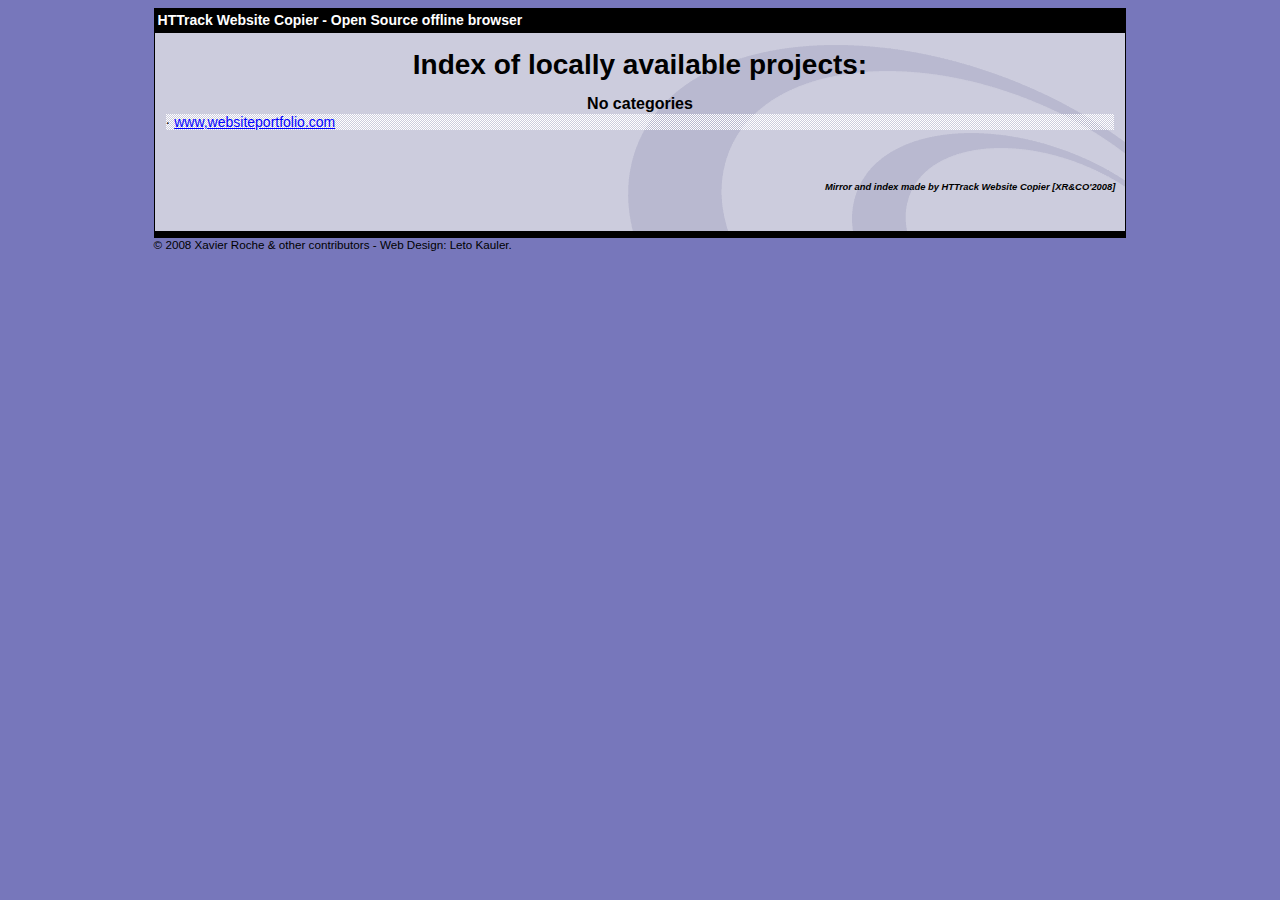
<file: index.html>
<html xmlns="http://www.w3.org/1999/xhtml" lang="en">

<head>
	<meta http-equiv="Content-Type" content="text/html; charset=utf-8" />
	<meta name="description" content="HTTrack is an easy-to-use website mirror utility. It allows you to download a World Wide website from the Internet to a local directory,building recursively all structures, getting html, images, and other files from the server to your computer. Links are rebuiltrelatively so that you can freely browse to the local site (works with any browser). You can mirror several sites together so that you can jump from one toanother. You can, also, update an existing mirror site, or resume an interrupted download. The robot is fully configurable, with an integrated help" />
	<meta name="keywords" content="httrack, HTTRACK, HTTrack, winhttrack, WINHTTRACK, WinHTTrack, offline browser, web mirror utility, aspirateur web, surf offline, web capture, www mirror utility, browse offline, local  site builder, website mirroring, aspirateur www, internet grabber, capture de site web, internet tool, hors connexion, unix, dos, windows 95, windows 98, solaris, ibm580, AIX 4.0, HTS, HTGet, web aspirator, web aspirateur, libre, GPL, GNU, free software" />
	<title>List of available projects - HTTrack Website Copier</title>
	<!-- Mirror and index made by HTTrack Website Copier/3.49-2 [XR&CO'2014] -->

	<style type="text/css">
	<!--

body {
	margin: 0;  padding: 0;  margin-bottom: 15px;  margin-top: 8px;
	background: #77b;
}
body, td {
	font: 14px "Trebuchet MS", Verdana, Arial, Helvetica, sans-serif;
	}

#subTitle {
	background: #000;  color: #fff;  padding: 4px;  font-weight: bold; 
	}

#siteNavigation a, #siteNavigation .current {
	font-weight: bold;  color: #448;
	}
#siteNavigation a:link    { text-decoration: none; }
#siteNavigation a:visited { text-decoration: none; }

#siteNavigation .current { background-color: #ccd; }

#siteNavigation a:hover   { text-decoration: none;  background-color: #fff;  color: #000; }
#siteNavigation a:active  { text-decoration: none;  background-color: #ccc; }


a:link    { text-decoration: underline;  color: #00f; }
a:visited { text-decoration: underline;  color: #000; }
a:hover   { text-decoration: underline;  color: #c00; }
a:active  { text-decoration: underline; }

#pageContent {
	clear: both;
	border-bottom: 6px solid #000;
	padding: 10px;  padding-top: 20px;
	line-height: 1.65em;
	background-image: url(backblue.gif);
	background-repeat: no-repeat;
	background-position: top right;
	}

#pageContent, #siteNavigation {
	background-color: #ccd;
	}


.imgLeft  { float: left;   margin-right: 10px;  margin-bottom: 10px; }
.imgRight { float: right;  margin-left: 10px;   margin-bottom: 10px; }

hr { height: 1px;  color: #000;  background-color: #000;  margin-bottom: 15px; }

h1 { margin: 0;  font-weight: bold;  font-size: 2em; }
h2 { margin: 0;  font-weight: bold;  font-size: 1.6em; }
h3 { margin: 0;  font-weight: bold;  font-size: 1.3em; }
h4 { margin: 0;  font-weight: bold;  font-size: 1.18em; }

.blak { background-color: #000; }
.hide { display: none; }
.tableWidth { min-width: 400px; }

.tblRegular       { border-collapse: collapse; }
.tblRegular td    { padding: 6px;  background-image: url(fade.gif);  border: 2px solid #99c; }
.tblHeaderColor, .tblHeaderColor td { background: #99c; }
.tblNoBorder td   { border: 0; }


// -->
</style>

</head>

<body>
<table width="76%" border="0" align="center" cellspacing="0" cellpadding="3" class="tableWidth">
	<tr>
	<td id="subTitle">HTTrack Website Copier - Open Source offline browser</td>
	</tr>
</table>
<table width="76%" border="0" align="center" cellspacing="0" cellpadding="0" class="tableWidth">
<tr class="blak">
<td>
	<table width="100%" border="0" align="center" cellspacing="1" cellpadding="0">
	<tr>
	<td colspan="6"> 
		<table width="100%" border="0" align="center" cellspacing="0" cellpadding="10">
		<tr> 
		<td id="pageContent"> 
<!-- ==================== End prologue ==================== -->


<h1 ALIGN=Center>Index of locally available projects:</H1>
  <table border="0" width="100%" cellspacing="1" cellpadding="0">
		<TH>
		<BR/>
			No categories
		</TH>
		<TR>
		  <TD BACKGROUND="fade.gif">
                    &middot; <A HREF="www%2cwebsiteportfolio.com/index.html">www,websiteportfolio.com</A>
   		  </TD>
		</TR>
	</TABLE>
	<BR>
	<H6 ALIGN="RIGHT">
         <I>Mirror and index made by HTTrack Website Copier [XR&CO'2008]</I>
	</H6>
	<!-- Mirror and index made by HTTrack Website Copier/3.49-2 [XR&CO'2014] -->
	<!-- Thanks for using HTTrack Website Copier! -->

<!-- ==================== Start epilogue ==================== -->
		</td>
		</tr>
		</table>
	</td>
	</tr>
	</table>
</td>
</tr>
</table>

<table width="76%" border="0" align="center" valign="bottom" cellspacing="0" cellpadding="0">
	<tr>
	<td id="footer"><small>&copy; 2008 Xavier Roche & other contributors - Web Design: Leto Kauler.</small></td>
	</tr>
</table>

</body>

</html>
</file>
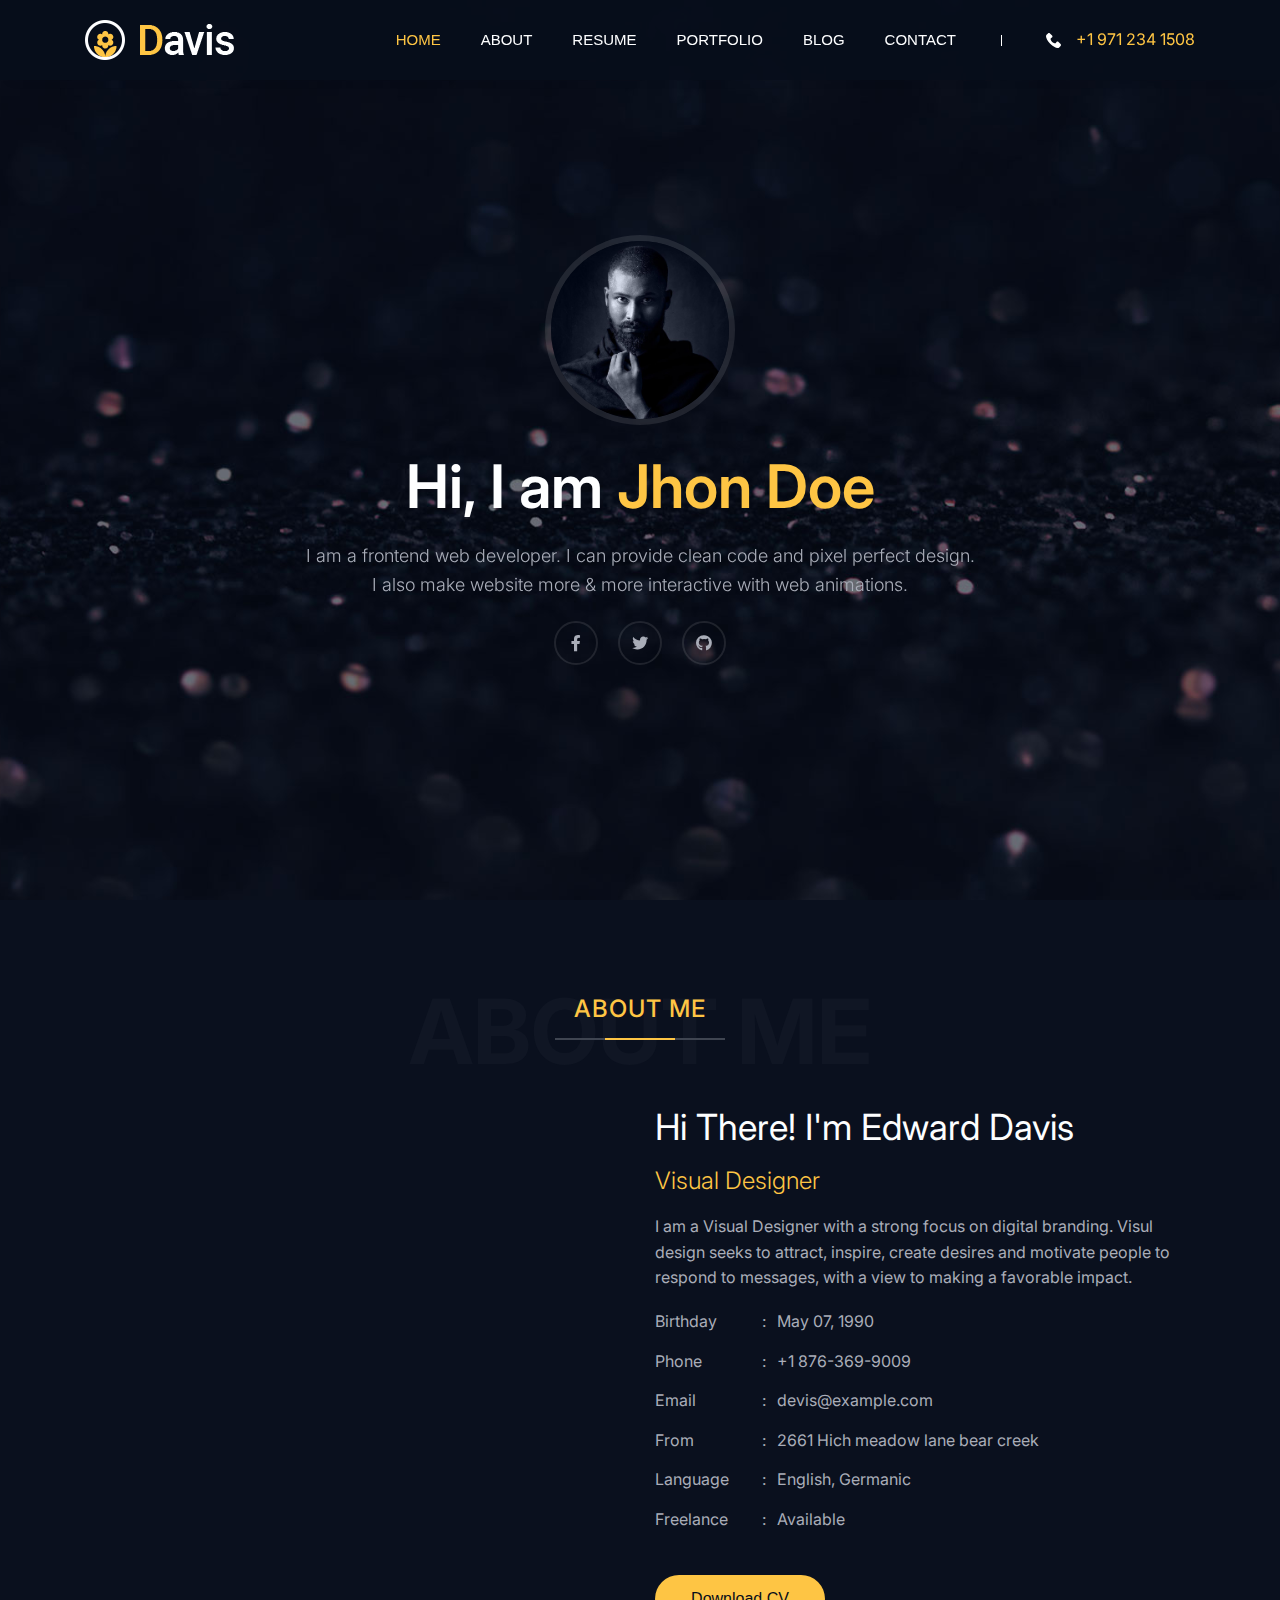
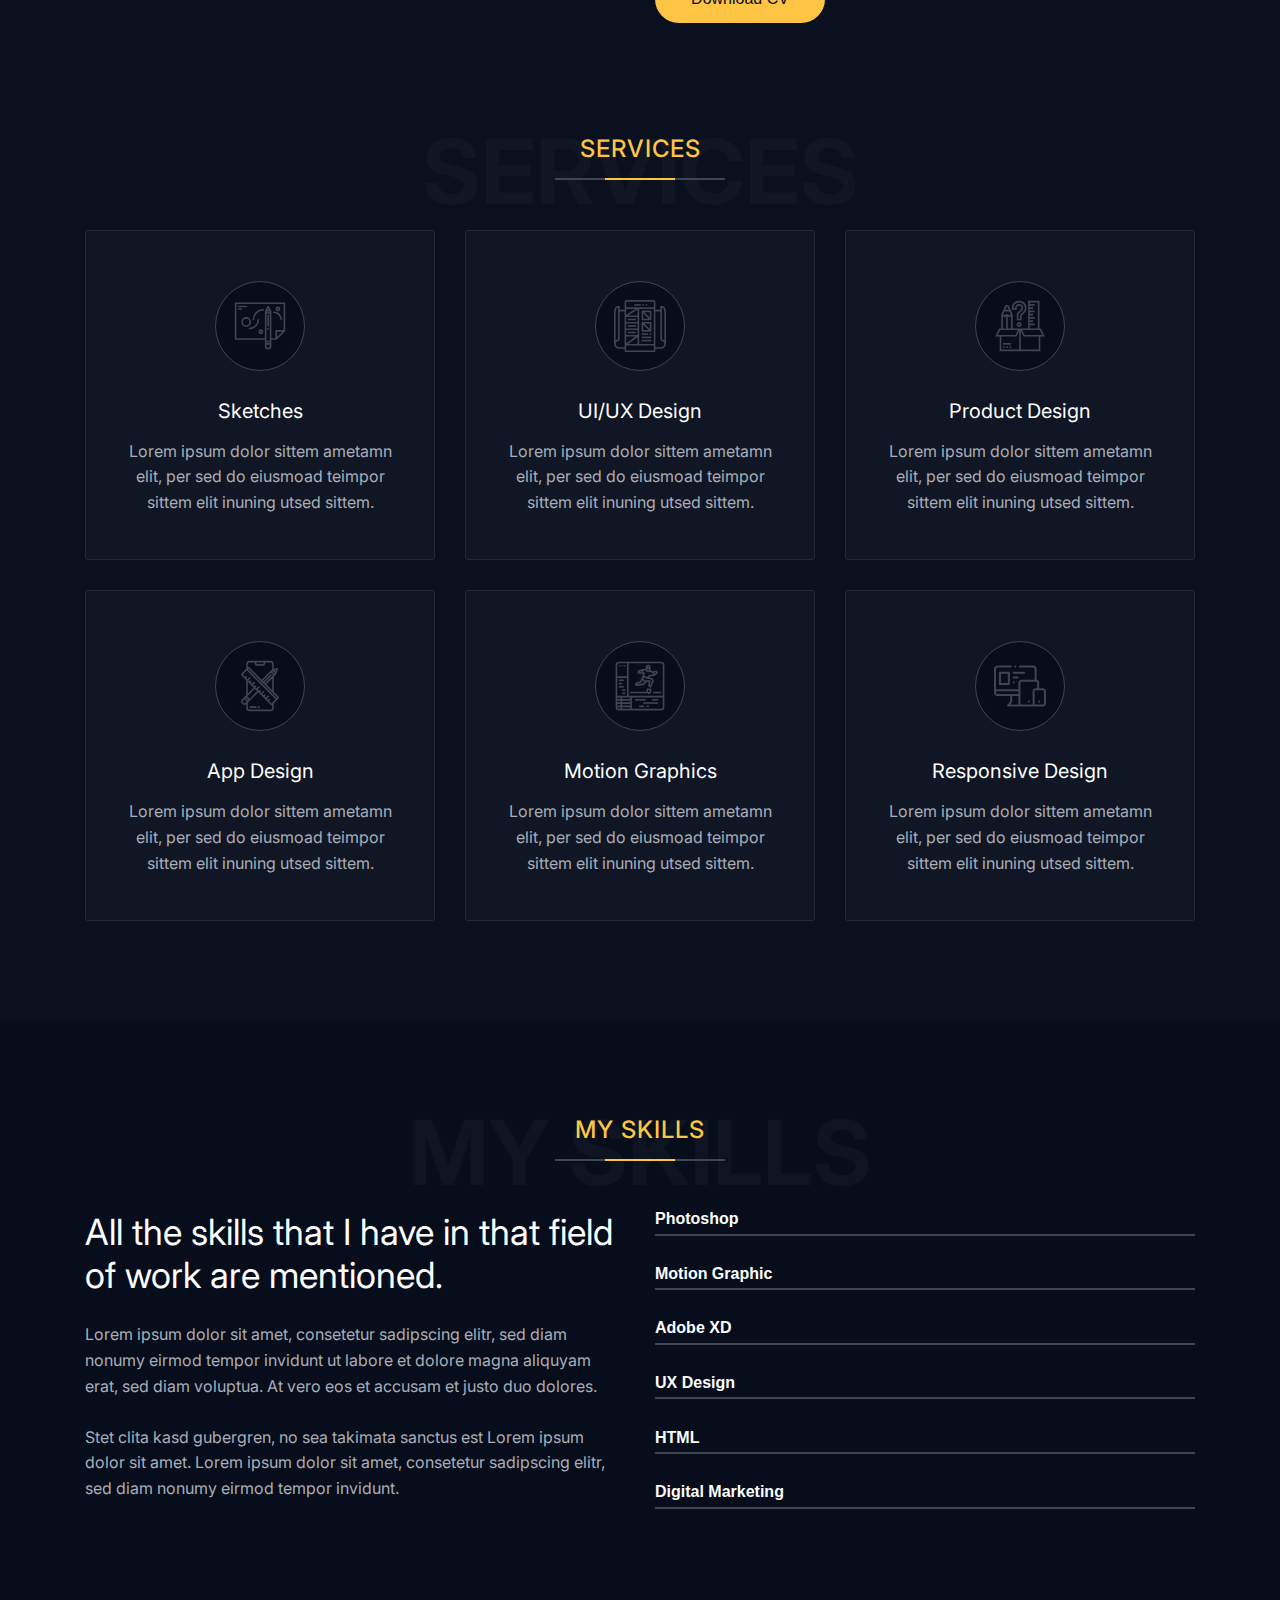
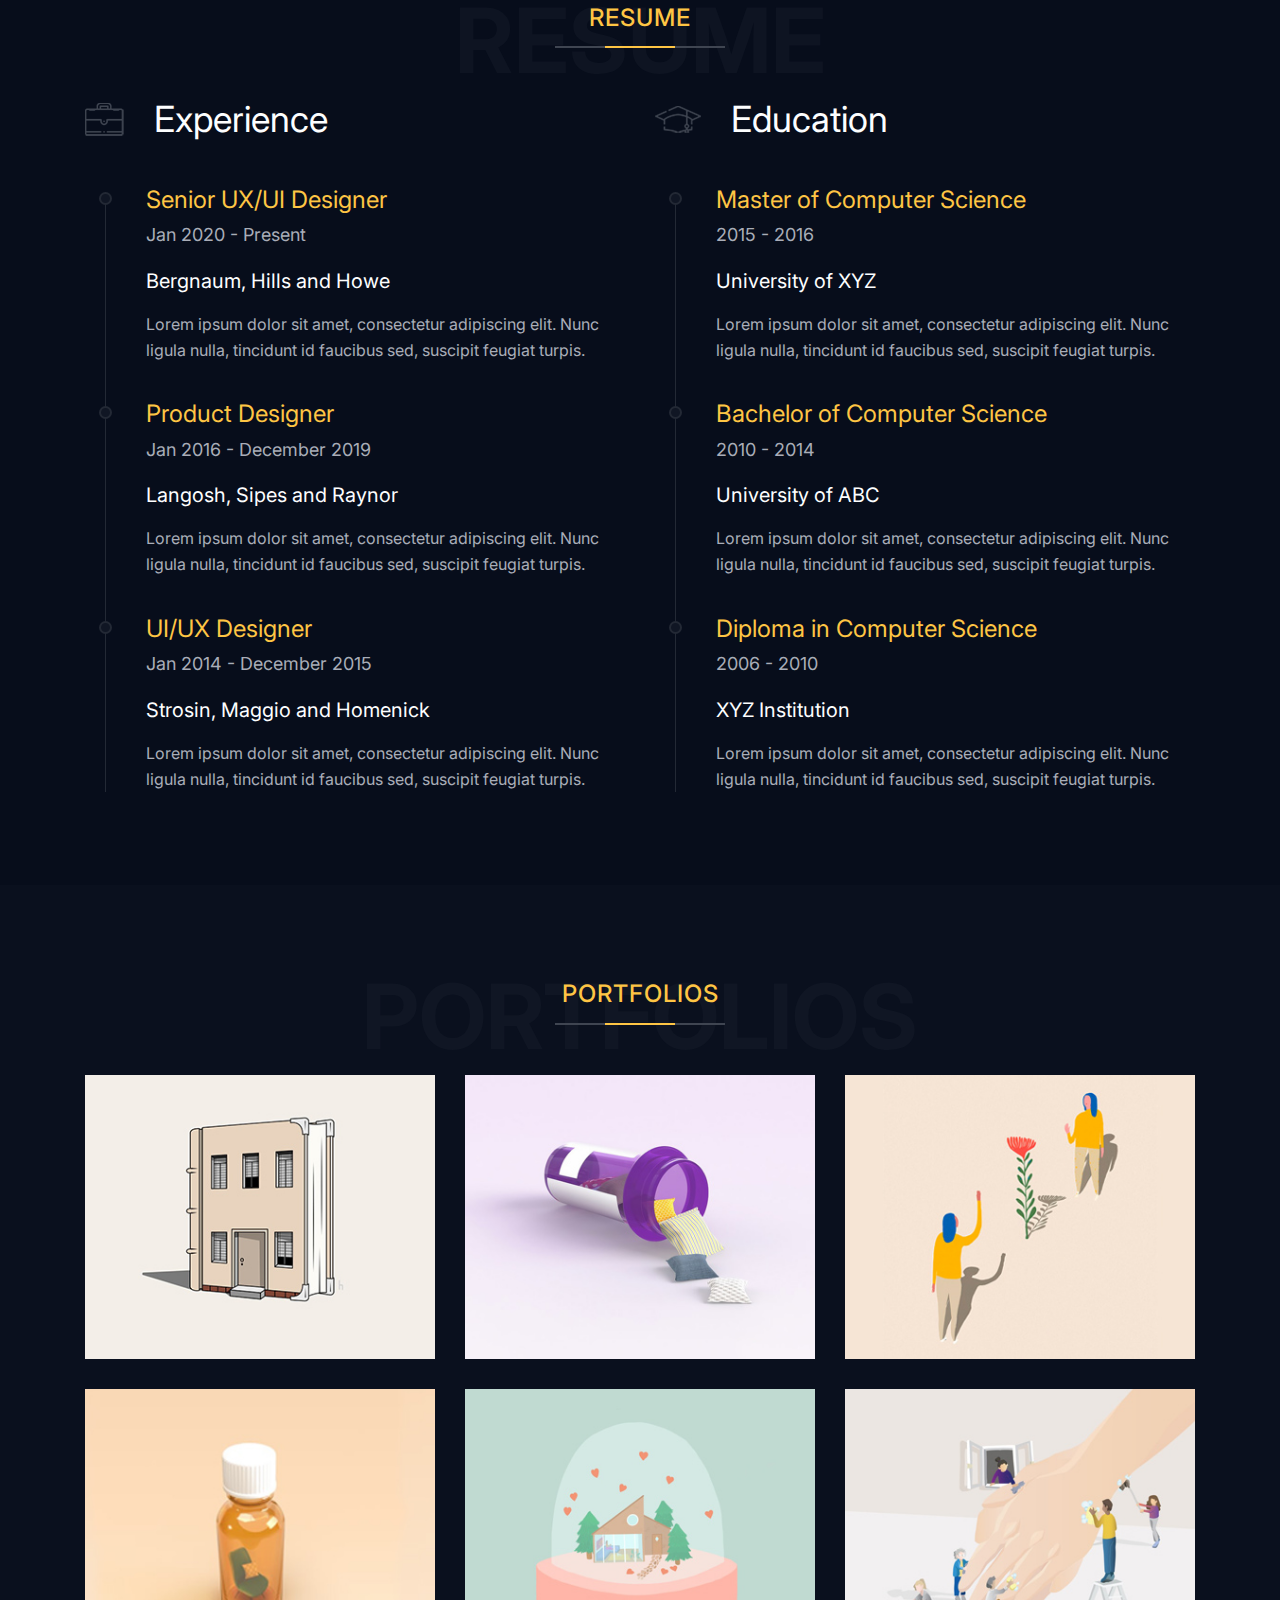
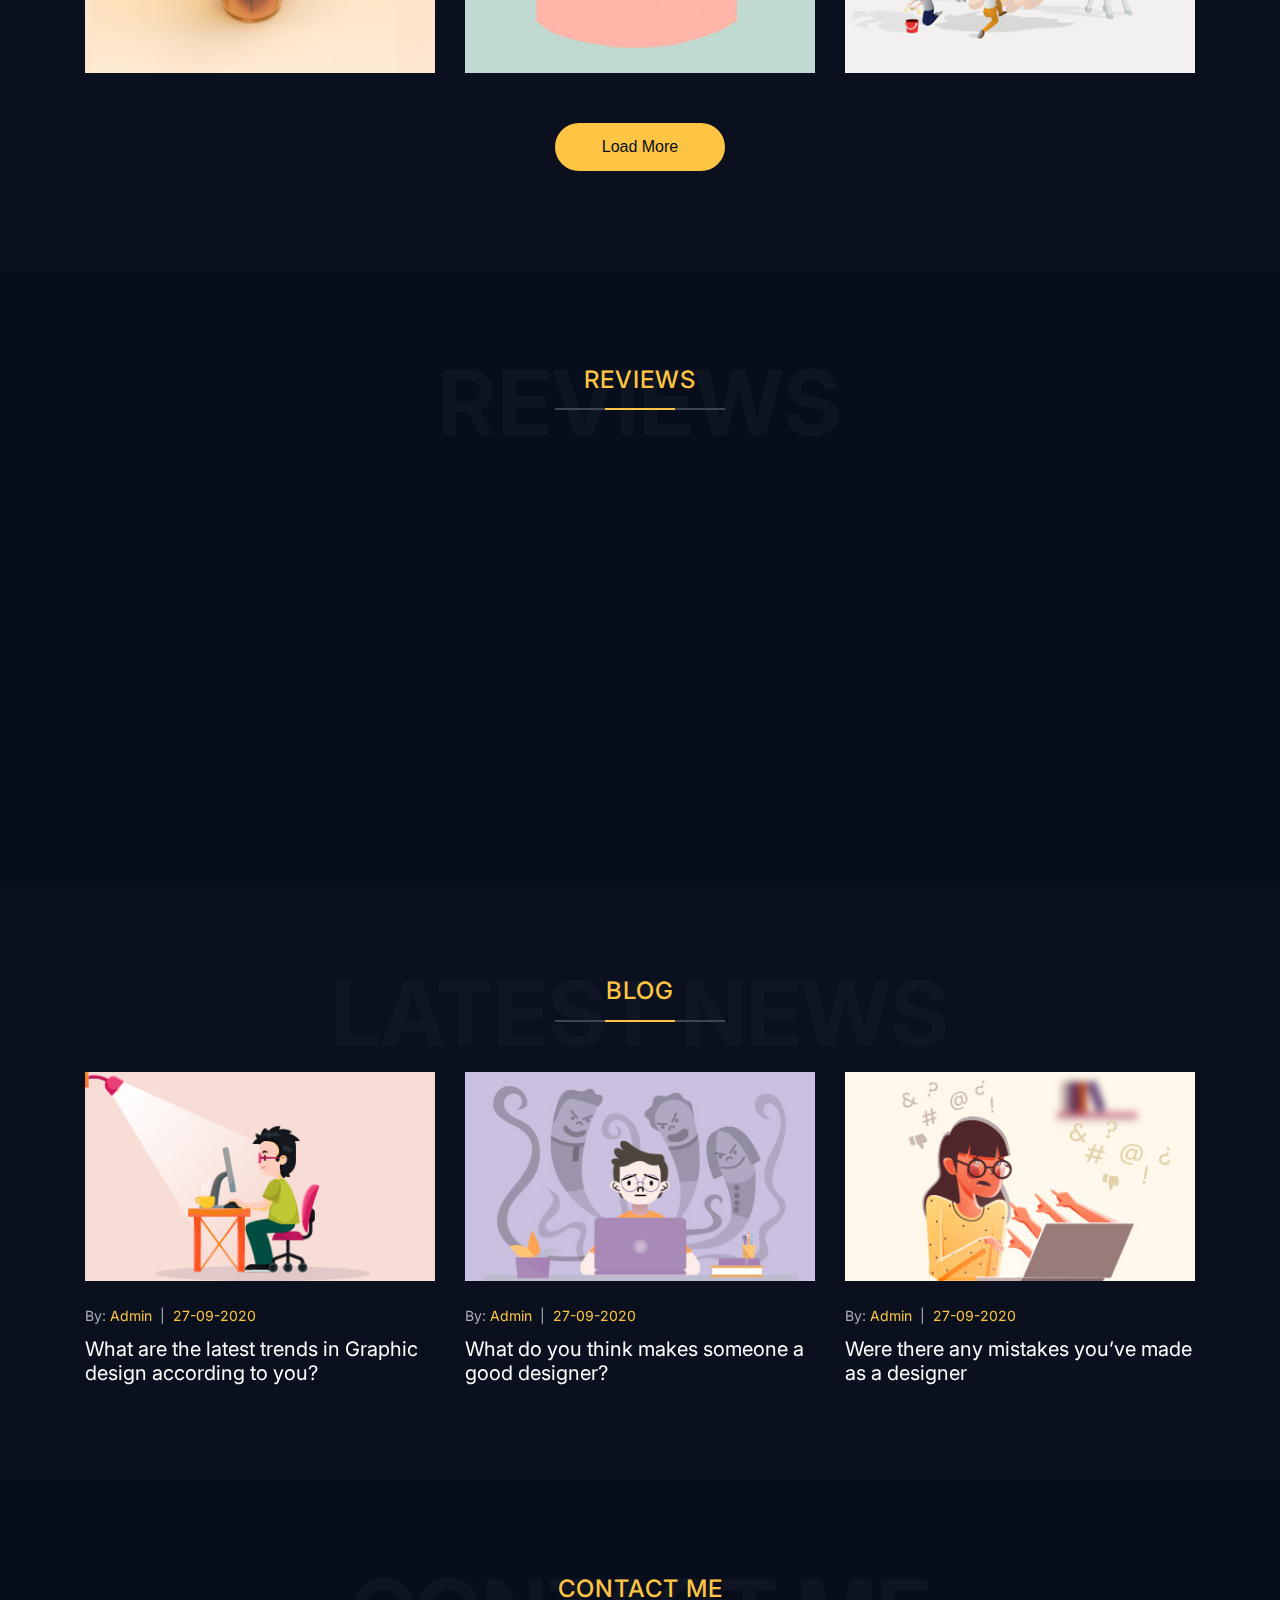
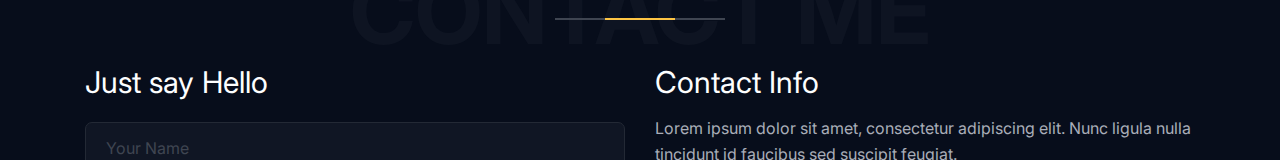
<file: www,websiteportfolio.com/index.html>
<html xmlns="http://www.w3.org/1999/xhtml" lang="en">

<head>
	<meta http-equiv="Content-Type" content="text/html; charset=utf-8" />
	<meta name="description" content="HTTrack is an easy-to-use website mirror utility. It allows you to download a World Wide website from the Internet to a local directory,building recursively all structures, getting html, images, and other files from the server to your computer. Links are rebuiltrelatively so that you can freely browse to the local site (works with any browser). You can mirror several sites together so that you can jump from one toanother. You can, also, update an existing mirror site, or resume an interrupted download. The robot is fully configurable, with an integrated help" />
	<meta name="keywords" content="httrack, HTTRACK, HTTrack, winhttrack, WINHTTRACK, WinHTTrack, offline browser, web mirror utility, aspirateur web, surf offline, web capture, www mirror utility, browse offline, local  site builder, website mirroring, aspirateur www, internet grabber, capture de site web, internet tool, hors connexion, unix, dos, windows 95, windows 98, solaris, ibm580, AIX 4.0, HTS, HTGet, web aspirator, web aspirateur, libre, GPL, GNU, free software" />
	<title>Local index - HTTrack Website Copier</title>
  <!-- Mirror and index made by HTTrack Website Copier/3.49-2 [XR&CO'2014] -->
	<style type="text/css">
	<!--

body {
	margin: 0;  padding: 0;  margin-bottom: 15px;  margin-top: 8px;
	background: #77b;
}
body, td {
	font: 14px "Trebuchet MS", Verdana, Arial, Helvetica, sans-serif;
	}

#subTitle {
	background: #000;  color: #fff;  padding: 4px;  font-weight: bold; 
	}

#siteNavigation a, #siteNavigation .current {
	font-weight: bold;  color: #448;
	}
#siteNavigation a:link    { text-decoration: none; }
#siteNavigation a:visited { text-decoration: none; }

#siteNavigation .current { background-color: #ccd; }

#siteNavigation a:hover   { text-decoration: none;  background-color: #fff;  color: #000; }
#siteNavigation a:active  { text-decoration: none;  background-color: #ccc; }


a:link    { text-decoration: underline;  color: #00f; }
a:visited { text-decoration: underline;  color: #000; }
a:hover   { text-decoration: underline;  color: #c00; }
a:active  { text-decoration: underline; }

#pageContent {
	clear: both;
	border-bottom: 6px solid #000;
	padding: 10px;  padding-top: 20px;
	line-height: 1.65em;
	background-image: url(backblue.gif);
	background-repeat: no-repeat;
	background-position: top right;
	}

#pageContent, #siteNavigation {
	background-color: #ccd;
	}


.imgLeft  { float: left;   margin-right: 10px;  margin-bottom: 10px; }
.imgRight { float: right;  margin-left: 10px;   margin-bottom: 10px; }

hr { height: 1px;  color: #000;  background-color: #000;  margin-bottom: 15px; }

h1 { margin: 0;  font-weight: bold;  font-size: 2em; }
h2 { margin: 0;  font-weight: bold;  font-size: 1.6em; }
h3 { margin: 0;  font-weight: bold;  font-size: 1.3em; }
h4 { margin: 0;  font-weight: bold;  font-size: 1.18em; }

.blak { background-color: #000; }
.hide { display: none; }
.tableWidth { min-width: 400px; }

.tblRegular       { border-collapse: collapse; }
.tblRegular td    { padding: 6px;  background-image: url(fade.gif);  border: 2px solid #99c; }
.tblHeaderColor, .tblHeaderColor td { background: #99c; }
.tblNoBorder td   { border: 0; }



</style>

</head>

<table width="76%" border="0" align="center" cellspacing="0" cellpadding="3" class="tableWidth">
	<tr>
	<td id="subTitle">HTTrack Website Copier - Open Source offline browser</td>
	</tr>
</table>
<table width="76%" border="0" align="center" cellspacing="0" cellpadding="0" class="tableWidth">
<tr class="blak">
<td>
	<table width="100%" border="0" align="center" cellspacing="1" cellpadding="0">
	<tr>
	<td colspan="6"> 
		<table width="100%" border="0" align="center" cellspacing="0" cellpadding="10">
		<tr> 
		<td id="pageContent"> 
<!-- ==================== End prologue ==================== -->

	<meta name="generator" content="HTTrack Website Copier/3.x">
	<TITLE>Local index - HTTrack</TITLE>
</HEAD>
<BODY>
<H1 ALIGN=Center>Index of locally available sites:</H1>
	<TABLE BORDER="0" WIDTH="100%" CELLSPACING="1" CELLPADDING="0">
		<TR>
			<TD BACKGROUND="fade.gif">
				&middot;
					<A HREF="davis-html.vercel.app/index3.html">
						davis-html.vercel.app/index3.html
					</A>		
			</TD>
		</TR>
	</TABLE>
	<BR>
	<BR>
	<BR>
  	<H6 ALIGN="RIGHT">
	<I>Mirror and index made by HTTrack Website Copier [XR&amp;CO'2008]</I>
	</H6>
	<!-- Mirror and index made by HTTrack Website Copier/3.49-2 [XR&CO'2014] -->
	<!-- Thanks for using HTTrack Website Copier! -->
	<meta HTTP-EQUIV="Refresh" CONTENT="0; URL=davis-html.vercel.app/index3.html">


<!-- ==================== Start epilogue ==================== -->
		</td>
		</tr>
		</table>
	</td>
	</tr>
	</table>
</td>
</tr>
</table>

<table width="76%" border="0" align="center" valign="bottom" cellspacing="0" cellpadding="0">
	<tr>
	<td id="footer"><small>&copy; 2008 Xavier Roche & other contributors - Web Design: Leto Kauler.</small></td>
	</tr>
</table>

</body>

</html>
</file>
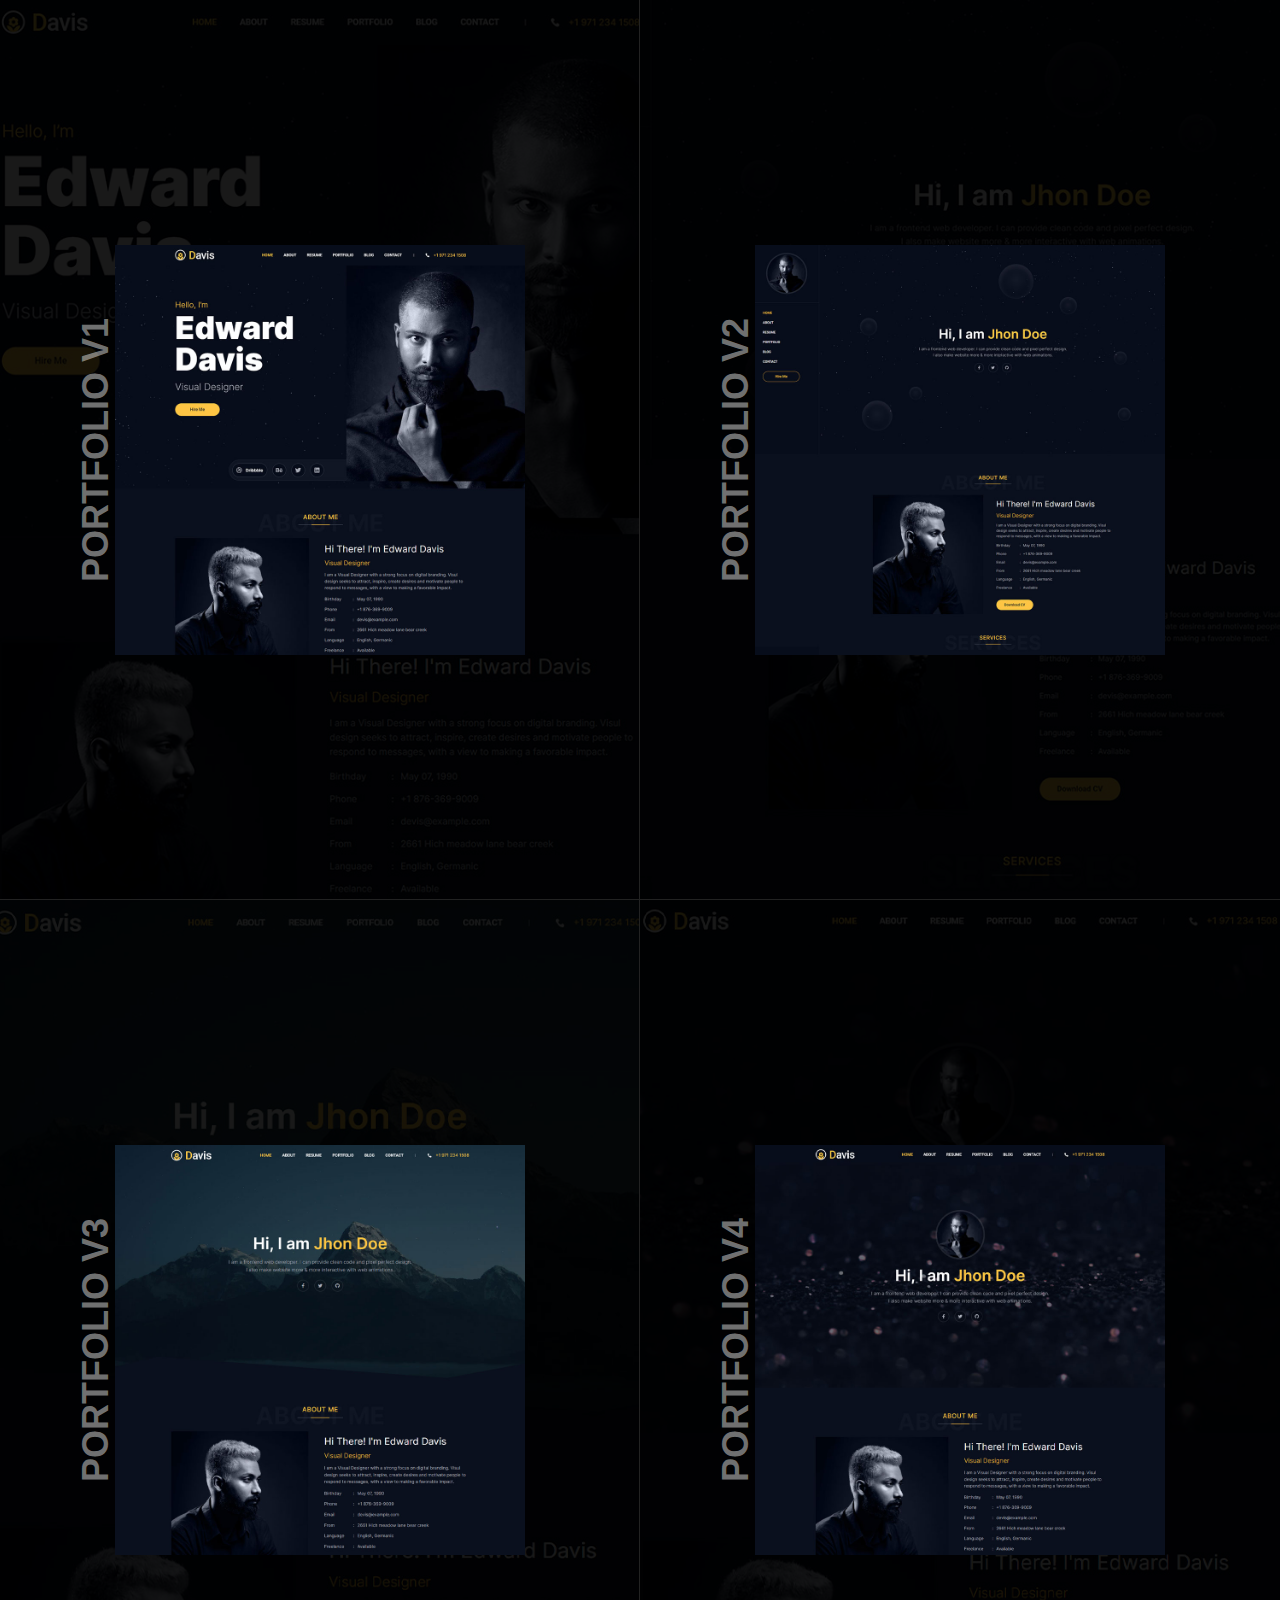
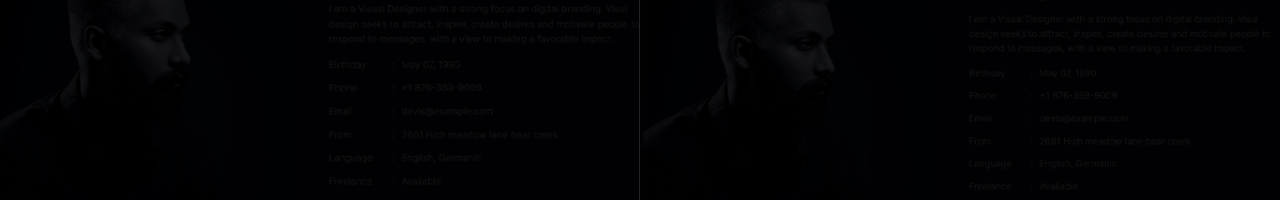
<file: www,websiteportfolio.com/davis-html.vercel.app/index.html>
<!DOCTYPE html>
<html class="no-js" lang="en">


<!-- Mirrored from davis-html.vercel.app/index.html by HTTrack Website Copier/3.x [XR&CO'2014], Mon, 06 May 2024 11:49:33 GMT -->
<!-- Added by HTTrack --><meta http-equiv="content-type" content="text/html;charset=utf-8" /><!-- /Added by HTTrack -->
<head>
  <!-- Meta Tags -->
  <meta charset="utf-8">
  <meta http-equiv="x-ua-compatible" content="ie=edge">
  <meta name="viewport" content="width=device-width, initial-scale=1">
  <meta name="author" content="Laralink">
  <link rel="preconnect" href="https://fonts.gstatic.com/">
  <link href="https://fonts.googleapis.com/css2?family=Inter:wght@700&amp;display=swap" rel="stylesheet">
  <!-- Page Title -->
  <title>Davis - Personal Portfolio</title>
  <!-- Favicon Icon -->
  <link rel="icon" href="assets/img/favicon.png" />
  <!-- Stylesheets -->
  <link rel="stylesheet" href="assets/css/bootstrap.min.css" />
  <style>
    .st-demos {
    min-height: 100vh;
    display: flex;
    position: relative;
    flex-wrap: wrap;
}
.st-demo {
    width: 50%;
    background-size: cover;
    background-repeat: no-repeat;
    background-position: top center;
    display: flex;
    justify-content: center;
    align-items: center;
    position: relative;
    padding: 30px;
    height: 100vh;
}
.st-demo:first-child,
.st-demo:nth-child(3) {
border-right: 1px solid #222222;
}
.st-demo:first-child,
.st-demo:nth-child(2) {
border-bottom: 1px solid #222222;
}
.st-demo:before {
  content: '';
  position: absolute;
  top: 0;
  left: 0;
  height: 100%;
  width: 100%;
  background-color: rgba(0,0,0,0.9);
}
.st-demo-link {
    max-width: 550px;
    position: relative;
    z-index: 2;
    transition: all 0.3s ease;
}
.st-demo-link img {
    max-width: 100%;
}
.st-demo-link:hover {
    -webkit-transform: translateY(-7px);
    -ms-transform: translateY(-7px);
    transform: translateY(-7px);
}
.st-demo-link h2 {
    margin-bottom: 0;
    position: absolute;
    display: inline-block;
    white-space: nowrap;
    text-transform: uppercase;
    font-size: 36px;
    font-weight: 700;
    left: -10%;
    top: 50%;
    -webkit-transform: rotate(-90deg) translate(-50%, 0);
    -ms-transform: rotate(-90deg) translate(-50%, 0);
    transform: rotate(-90deg) translate(-50%, 0);
    -webkit-transform-origin: 0 0;
    -ms-transform-origin: 0 0;
    transform-origin: 0 0;
    color: rgba(255, 255, 255, 0.45);
}
@media screen and (max-width: 1400px) {
  .st-demo-link {
    max-width: 410px;
  }
}
@media screen and (max-width: 991px) {
  .st-demo-link h2 {
    position: initial;
    transform: initial;
    text-align: center;
    width: 100%;
    margin-top: 15px;
    font-size: 24px;
  }
  .st-demo {
    height: initial;
}
}
@media screen and (max-width: 575px) {
  .st-demos {
    display: block;
}

.st-demo {
    padding: 40px 30px 30px;
    width: 100%;
}
.st-demo:first-child,
.st-demo:nth-child(3) {
border-right: none;
}
.st-demo:first-child,
.st-demo:nth-child(2) {
border-bottom: none;
}
}
  </style>
</head>

<body>
  <div class="st-demos">
    <div class="st-demo" style="background-image: url(assets/img/demo/demo1.jpg);">
      <a href="index1.html" class="st-demo-link" target="_blank">
        <img src="assets/img/demo/demo1.jpg" alt="">
        <h2>Portfolio V1</h2>
      </a>
    </div>
    <div class="st-demo" style="background-image: url(assets/img/demo/demo2.jpg);">
      <a href="index2.html" class="st-demo-link" target="_blank">
        <img src="assets/img/demo/demo2.jpg" alt="">
        <h2>Portfolio V2</h2>
      </a>
    </div>
    <div class="st-demo" style="background-image: url(assets/img/demo/demo4.jpg);">
      <a href="index4.html" class="st-demo-link" target="_blank">
        <img src="assets/img/demo/demo4.jpg" alt="">
        <h2>Portfolio V3</h2>
      </a>
    </div>
    <div class="st-demo" style="background-image: url(assets/img/demo/demo3.jpg);">
      <a href="index3.html" class="st-demo-link" target="_blank">
        <img src="assets/img/demo/demo3.jpg" alt="">
        <h2>Portfolio V4</h2>
      </a>
    </div>
  </div>
</body>

<!-- Mirrored from davis-html.vercel.app/index.html by HTTrack Website Copier/3.x [XR&CO'2014], Mon, 06 May 2024 11:49:34 GMT -->
</html>
</file>
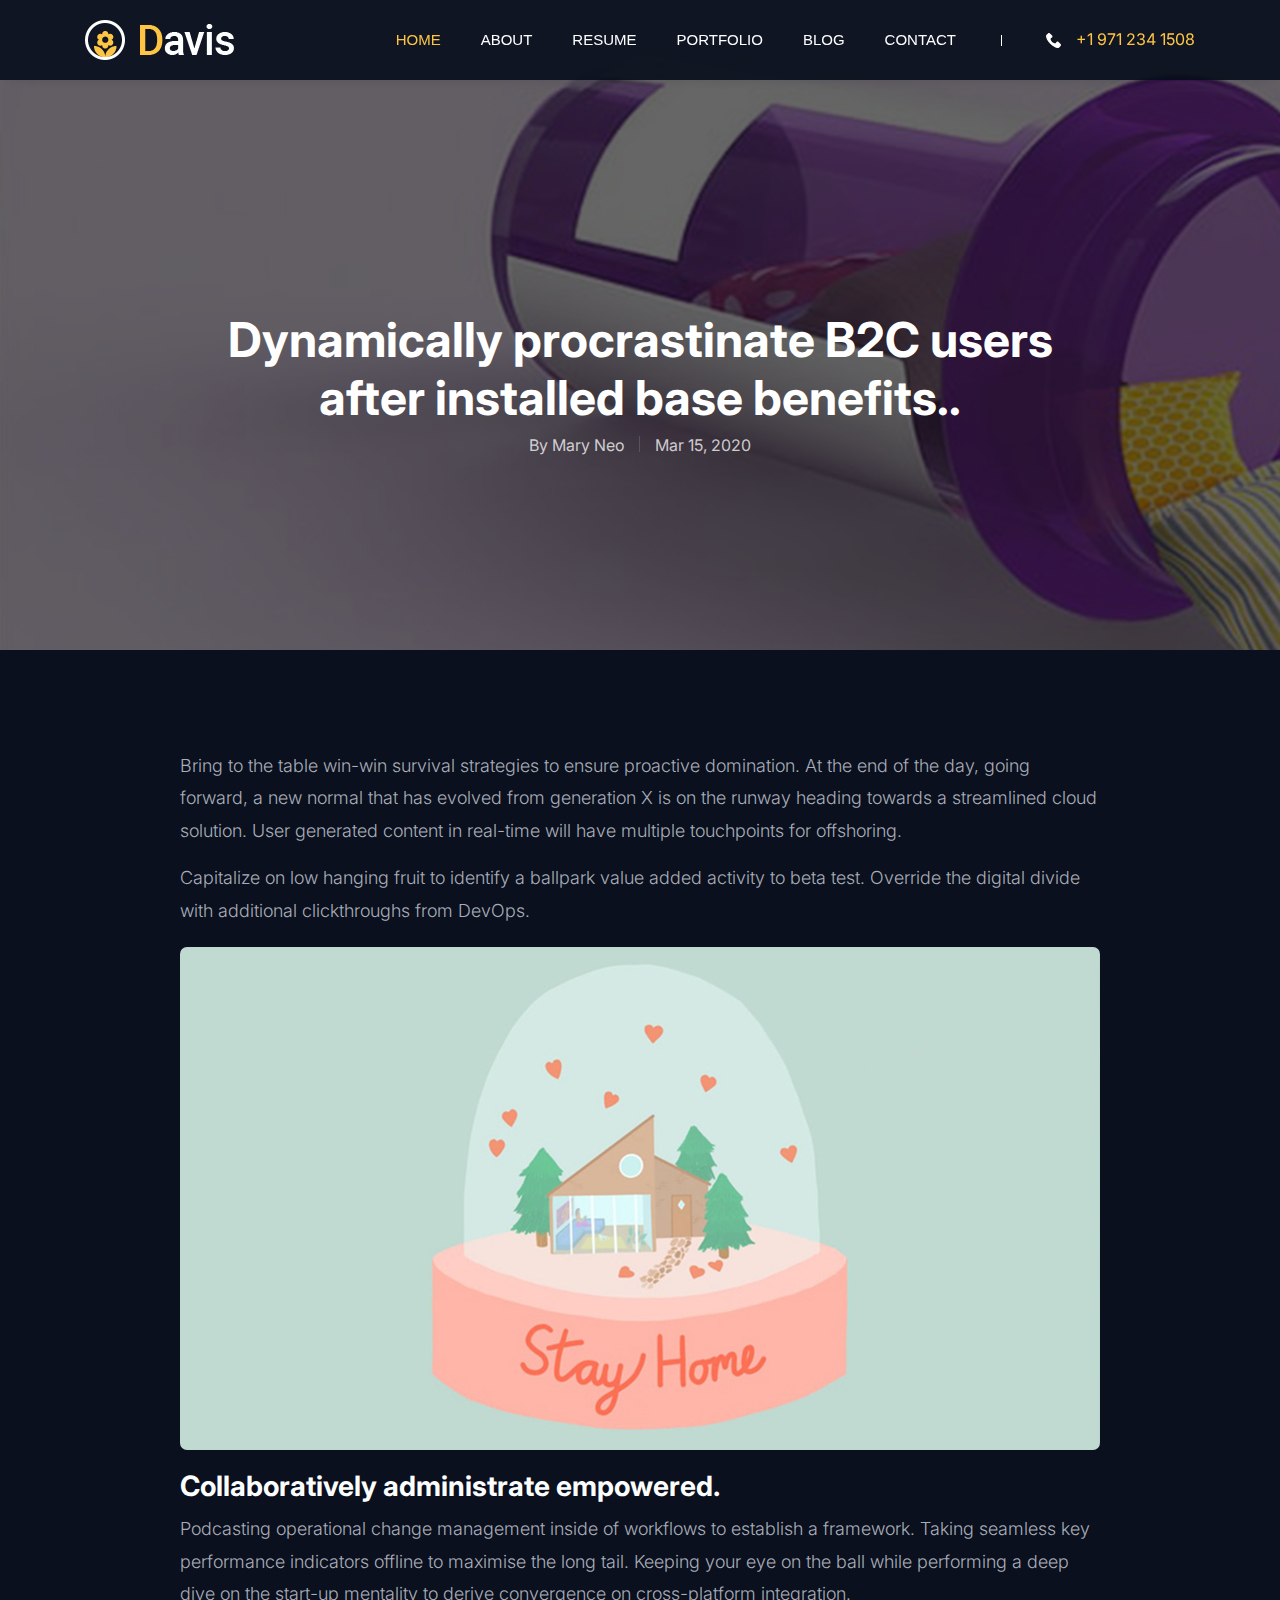
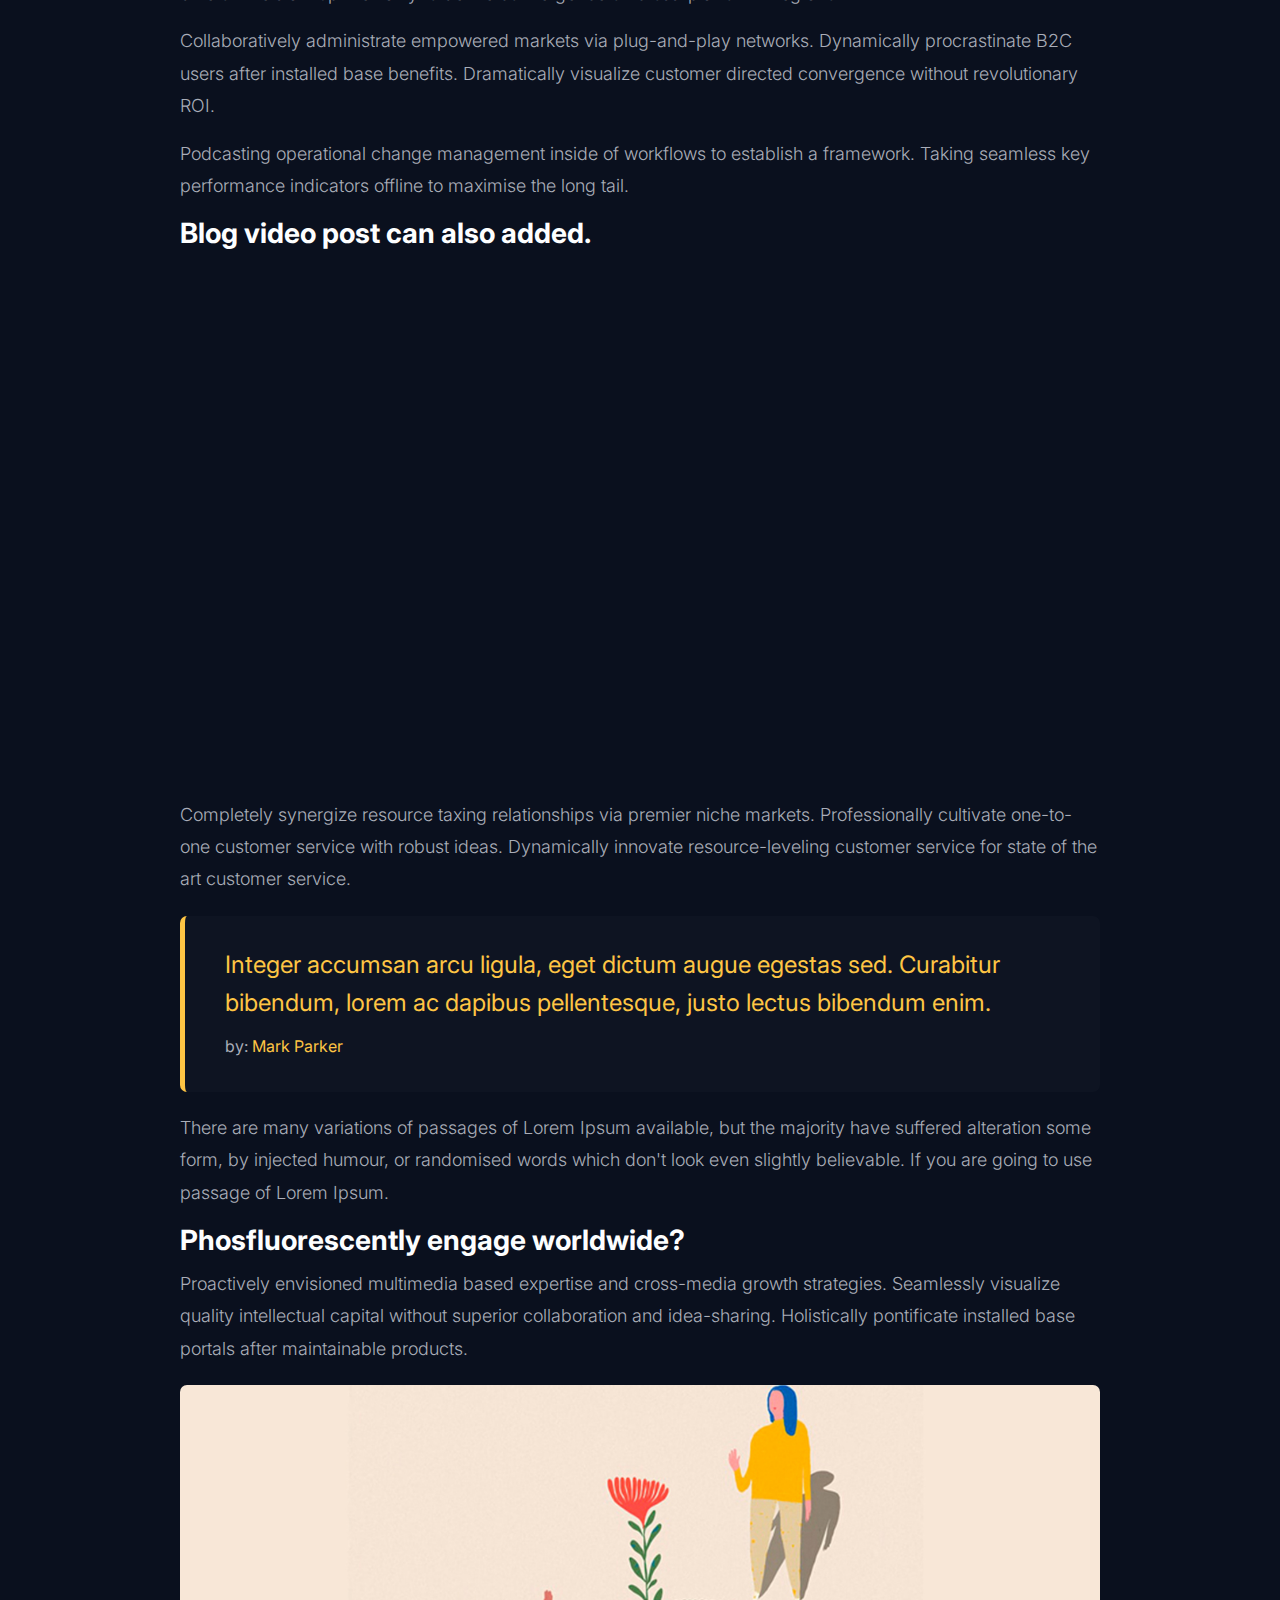
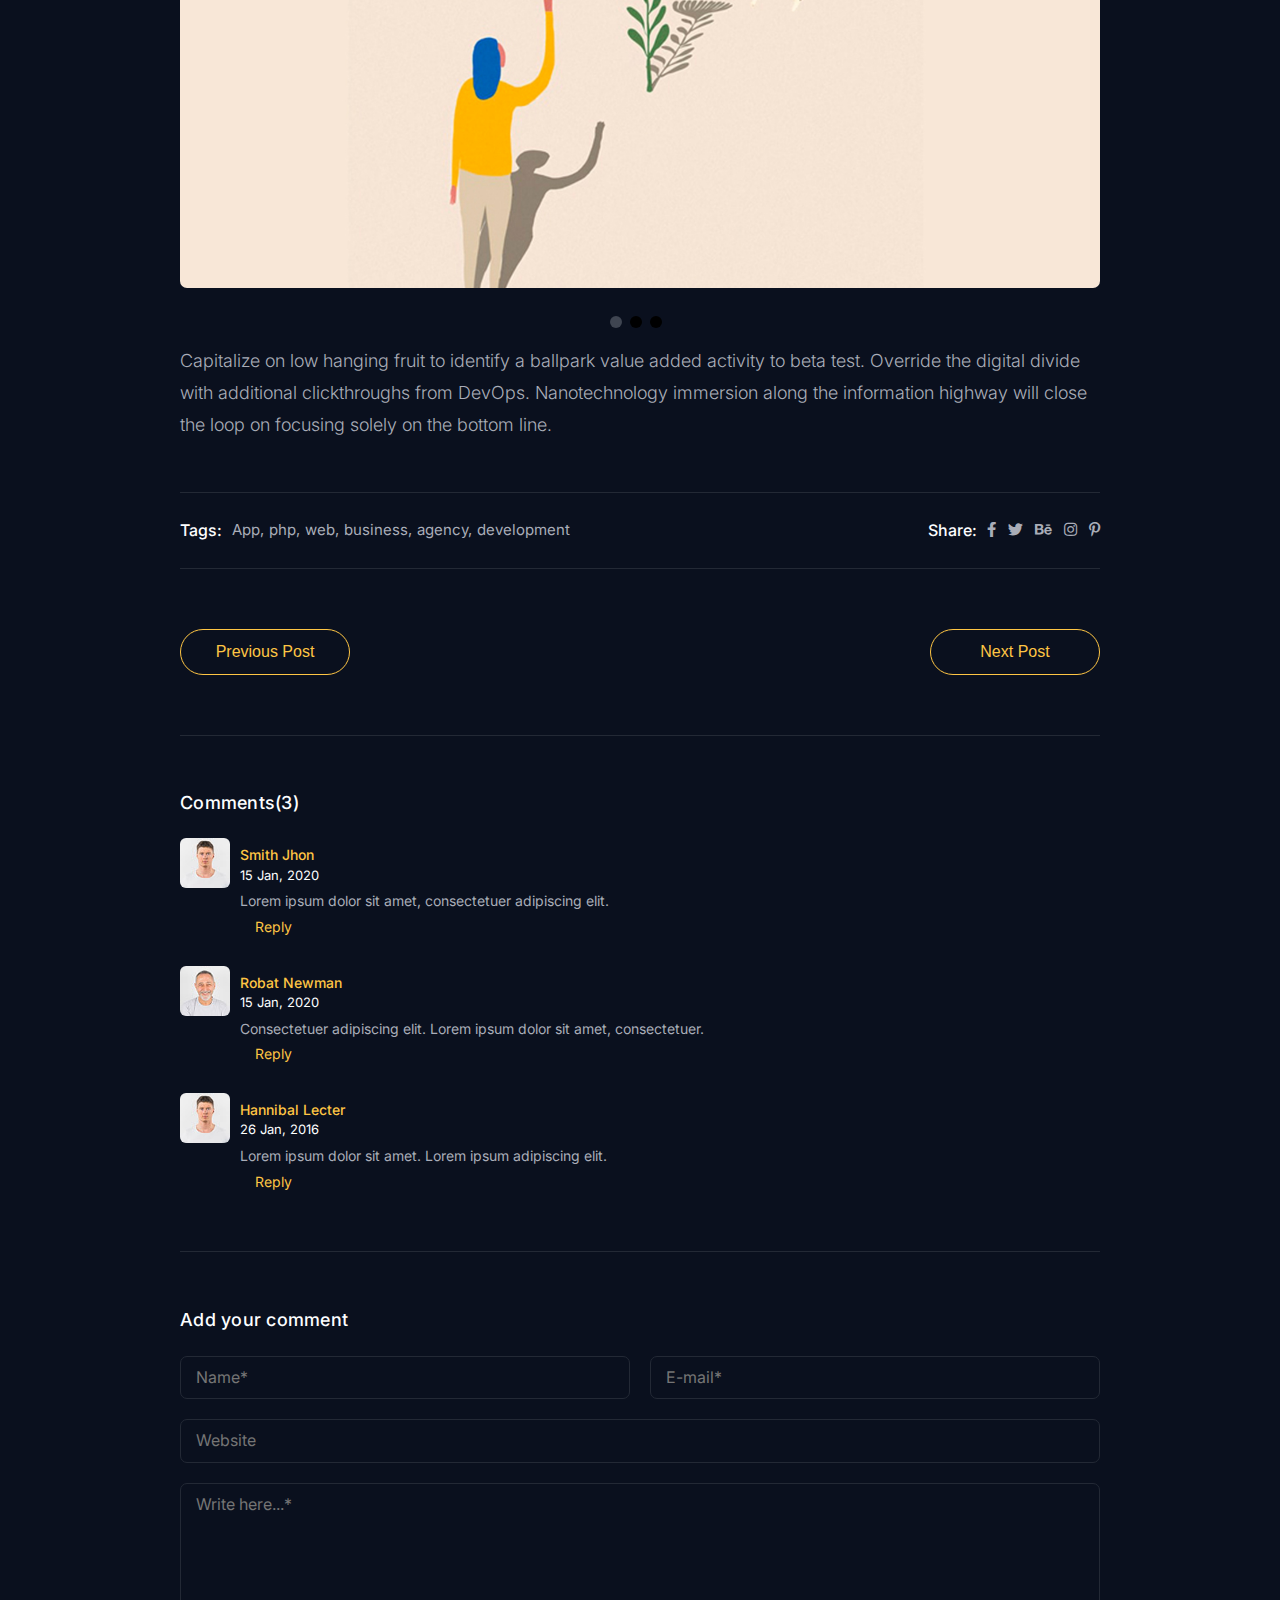
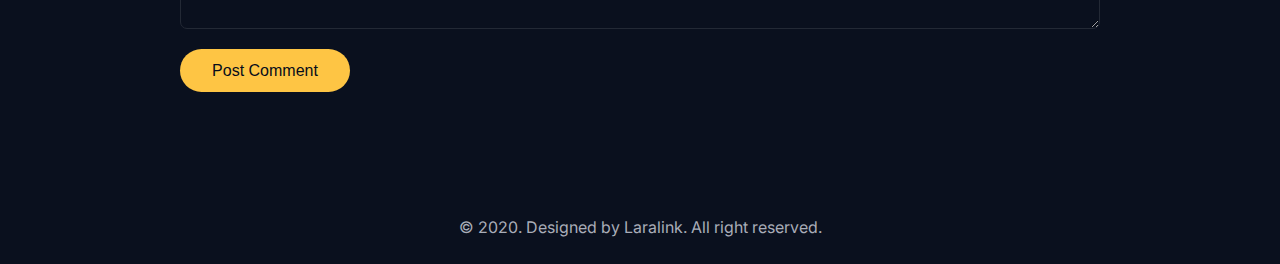
<file: www,websiteportfolio.com/davis-html.vercel.app/blog-details.html>
<!DOCTYPE html>
<html class="no-js" lang="en">


<!-- Mirrored from davis-html.vercel.app/blog-details.html by HTTrack Website Copier/3.x [XR&CO'2014], Mon, 06 May 2024 11:49:35 GMT -->
<!-- Added by HTTrack --><meta http-equiv="content-type" content="text/html;charset=utf-8" /><!-- /Added by HTTrack -->
<head>
  <!-- Meta Tags -->
  <meta charset="utf-8">
  <meta http-equiv="x-ua-compatible" content="ie=edge">
  <meta name="viewport" content="width=device-width, initial-scale=1">
  <meta name="author" content="Laralink">
  <!-- Page Title -->
  <title>Davis - Personal Portfolio</title>
  <!-- Favicon Icon -->
  <link rel="icon" href="assets/img/favicon.png" />
  <!-- Stylesheets -->
  <link rel="stylesheet" href="assets/css/bootstrap.min.css" />
  <link rel="stylesheet" href="assets/css/fontawesome.css" />
  <link rel="stylesheet" href="assets/css/slick.css" />
  <link rel="stylesheet" href="assets/css/lightgallery.min.css" />
  <link rel="stylesheet" href="assets/css/animate.css" />
  <link rel="stylesheet" href="assets/css/style.css" />
</head>

<body id="home">
  <!-- Start Header Section -->
  <header class="st-site-header st-style1 st-sticky-header">
    <div class="st-main-header">
      <div class="container">
        <div class="st-main-header-in">
          <div class="st-main-header-left">
            <a class="st-site-branding" href="index.html"><img src="assets/img/logo.png" alt="Davis"></a>
          </div>
          <div class="st-main-header-right">
            <div class="st-nav">
              <ul class="st-nav-list st-onepage-nav">
                <li><a href="index1.html#home">Home</a></li>
                <li><a href="index1.html#about">About</a></li>
                <li><a href="index1.html#resume">Resume</a></li>
                <li><a href="index1.html#portfolio">Portfolio</a></li>
                <li><a href="index1.html#blog">Blog</a></li>
                <li><a href="index1.html#contact">Contact</a></li>
              </ul>
              <div class="sp-phone">
                <svg viewBox="0 0 513.64 513.64">
                  <g>
                    <g>
                      <path d="M499.66,376.96l-71.68-71.68c-25.6-25.6-69.12-15.359-79.36,17.92c-7.68,23.041-33.28,35.841-56.32,30.72c-51.2-12.8-120.32-79.36-133.12-133.12c-7.68-23.041,7.68-48.641,30.72-56.32c33.28-10.24,43.52-53.76,17.92-79.36l-71.68-71.68c-20.48-17.92-51.2-17.92-69.12,0l-48.64,48.64c-48.64,51.2,5.12,186.88,125.44,307.2c120.32,120.32,256,176.641,307.2,125.44l48.64-48.64C517.581,425.6,517.581,394.88,499.66,376.96z" />
                    </g>
                  </g>
                </svg>
                <div class="sp-phone-no">+1 971 234 1508</div>
              </div>
            </div>
          </div>
        </div>
      </div>
    </div>
  </header>
  <!-- End Header Section -->

 <div class="st-content">
    <div class="st-page-heading st-dynamic-bg" data-src="assets/img/hero-bg17.jpg">
      <div class="container">
        <div class="st-page-heading-in text-center">
          <h1 class="st-page-heading-title">Dynamically procrastinate B2C users <br>after installed base benefits..</h1>
          <div class="st-post-label">
            <span>By <a href="#">Mary Neo</a></span>
            <span>Mar 15, 2020</span>
          </div>
        </div>
      </div>
    </div><!-- .st-page-heading -->
    <div class="st-height-b100 st-height-lg-b80"></div>
    <div class="container">
      <div class="row">
        <div class="col-lg-10 offset-md-1">
          <div class="st-post-details st-style1">
            <p>Bring to the table win-win survival strategies to ensure proactive domination. At the end of the day, going forward, a new normal that has evolved from generation X is on the runway heading towards a streamlined cloud solution. User generated content in real-time will have multiple touchpoints for offshoring.</p>
            <p>Capitalize on low hanging fruit to identify a ballpark value added activity to beta test. Override the digital divide with additional clickthroughs from DevOps.</p>
            <img class="st-zoom-in" src="assets/img/hero-bg3.jpg" alt="blog1">
            <h2>Collaboratively administrate empowered.</h2>
            <div class="st-post-info">
              <div class="st-post-text">
                <p>Podcasting operational change management inside of workflows to establish a framework. Taking seamless key performance indicators offline to maximise the long tail. Keeping your eye on the ball while performing a deep dive on the start-up mentality to derive convergence on cross-platform integration.</p>
                <p>Collaboratively administrate empowered markets via plug-and-play networks. Dynamically procrastinate B2C users after installed base benefits. Dramatically visualize customer directed convergence without revolutionary ROI.</p>
                <p>Podcasting operational change management inside of workflows to establish a framework. Taking seamless key performance indicators offline to maximise the long tail.</p>
                <h2>Blog video post can also added.</h2>
                <!-- For Youtube -->
                <div class="embed-responsive embed-responsive-16by9">
                    <iframe class="embed-responsive-item" width="816" height="459" src="https://www.youtube.com/embed/vGOL7ZvuGMc" allowfullscreen>
                    </iframe>
                </div>
                <!-- For Vimeo -->
                <!-- <div class="embed-responsive embed-responsive-16by9">
                    <iframe class="embed-responsive-item" width="816" height="459" src="https://player.vimeo.com/video/172077385?title=0&st-byline=0&portrait=0&color=EE5A3F&autoplay=0&loop=0&wmode=transparent" allowfullscreen></iframe>
                </div> -->
                <p>Completely synergize resource taxing relationships via premier niche markets. Professionally cultivate one-to-one customer service with robust ideas. Dynamically innovate resource-leveling customer service for state of the art customer service.</p>
                <blockquote>Integer accumsan arcu ligula, eget dictum augue egestas sed. Curabitur bibendum, lorem ac dapibus pellentesque, justo lectus bibendum enim.<small>by: <span>Mark Parker</span></small></blockquote>
                <p>There are many variations of passages of Lorem Ipsum available, but the majority have suffered alteration some form, by injected humour, or randomised words which don't look even slightly believable. If you are going to use passage of Lorem Ipsum.</p>
                <h2>Phosfluorescently engage worldwide?</h2>
                <p>Proactively envisioned multimedia based expertise and cross-media growth strategies. Seamlessly visualize quality intellectual capital without superior collaboration and idea-sharing. Holistically pontificate installed base portals after maintainable products.</p>
                <div class="st-slider st-style1">
                  <div class="slick-container" data-autoplay="0" data-loop="1" data-speed="800" data-autoplay-timeout="1000" data-center="0" data-slides-per-view="1">
                    <div class="slick-wrapper">
                      <div class="slick-slide-in">
                        <img class="st-zoom-in" src="assets/img/hero-bg4.jpg" alt="blog1">
                      </div>
                      <div class="slick-slide-in">
                        <img class="st-zoom-in" src="assets/img/hero-bg3.jpg" alt="blog1">
                      </div>
                      <div class="slick-slide-in">
                        <img class="st-zoom-in" src="assets/img/hero-bg5.jpg" alt="blog1">
                      </div>
                    </div>
                  </div><!-- .slick-container -->
                  <div class="pagination st-style2"></div> <!-- If dont need Pagination then add class .st-hidden -->
                  <div class="swipe-arrow st-style1 st-hidden"> <!-- If dont need navigation then add class .st-hidden -->
                    <div class="slick-arrow-left"><i class="fa fa-angle-left"></i></div>
                    <div class="slick-arrow-right"><i class="fa fa-angle-right"></i></div>
                  </div>
                </div><!-- .st-slider -->
                <div class="st-height-b20 st-height-lg-b20"></div>
                <p>Capitalize on low hanging fruit to identify a ballpark value added activity to beta test. Override the digital divide with additional clickthroughs from DevOps. Nanotechnology immersion along the information highway will close the loop on focusing solely on the bottom line.</p>
              </div>
              <div class="st-height-b35 st-height-lg-b35"></div>
              <div class="st-post-meta">
                <div class="st-post-tages">
                  <h4 class="st-post-tage-title">Tags:</h4>
                  <ul class="st-post-tage-list st-mp0">
                    <li><a href="#">App</a></li>
                    <li><a href="#">php</a></li>
                    <li><a href="#">web</a></li>
                    <li><a href="#">business</a></li>
                    <li><a href="#">agency</a></li>
                    <li><a href="#">development</a></li>
                  </ul>
                </div>
                <div class="st-post-share">
                  <h4 class="st-post-share-title">Share:</h4>
                  <div class="st-post-share-btn-list">
                     <a href="#"><i class="fab fa-facebook-f"></i></a> 
                     <a href="#"><i class="fab fa-twitter"></i></a> 
                     <a href="#"><i class="fab fa-behance"></i></a> 
                     <a href="#"><i class="fab fa-instagram"></i></a> 
                     <a href="#"><i class="fab fa-pinterest-p"></i></a>
                  </div>
                </div>
              </div>
              <div class="st-height-b60 st-height-lg-b60"></div>
            </div>
            <div class="st-post-btn-gropu">
              <a href="#" class="st-btn st-style2 st-color1 st-size-medium">Previous Post</a>
              <a href="#" class="st-btn st-style2 st-color1 st-size-medium">Next Post</a>
            </div>
          </div>
          <div class="st-height-b60 st-height-lg-b60"></div>
          <div class="comments-area">
            <div class="comment-list-outer">
              <h2 class="comments-title">Comments(3)</h2>
              <ol class="comment-list">
                <li class="comment">
                  <div class="comment-body">
                    <div class="comment-meta">
                      <div class="comment-author">
                        <img src="assets/img/comment1.jpg" alt="comment1" class="avatar">
                        <a href="#" class="nm">Smith Jhon</a>
                      </div><!-- .comment-author -->
                      <div class="comment-metadata">
                        <a href="#"><span>15 Jan, 2020</span></a>
                      </div><!-- .comment-metadata -->
                    </div><!-- .comment-meta -->
                    <div class="comment-content">
                      <p>Lorem ipsum dolor sit amet, consectetuer adipiscing elit.</p>
                    </div>
                    <div class="reply"><a href="#" class="comment-reply-link">Reply</a></div>
                  </div>
                  <ol class="children">
                    <li class="comment">
                      <div class="comment-body">
                        <div class="comment-meta">
                          <div class="comment-author">
                            <img src="assets/img/comment2.jpg" alt="comment1" class="avatar">
                            <span class="nm"><a href="#">Robat Newman</a></span>
                          </div><!-- .comment-author -->
                          <div class="comment-metadata">
                            <a href="#"><span>15 Jan, 2020</span></a>
                          </div><!-- .comment-metadata -->
                        </div><!-- .comment-meta -->
                        <div class="comment-content">
                          <p>Consectetuer adipiscing elit. Lorem ipsum dolor sit amet, consectetuer.</p>
                        </div>
                        <div class="reply"><a href="#" class="comment-reply-link">Reply</a></div>
                      </div>
                    </li>
                  </ol><!-- .children -->
                </li>
                <li class="comment">
                  <div class="comment-body">
                    <div class="comment-meta">
                      <div class="comment-author">
                        <img src="assets/img/comment1.jpg" alt="comment1" class="avatar">
                        <span class="nm"><a href="#">Hannibal Lecter</a></span>
                      </div><!-- .comment-author -->
                      <div class="comment-metadata">
                        <a href="#"><span>26 Jan, 2016</span></a>
                      </div><!-- .comment-metadata -->
                    </div><!-- .comment-meta -->
                    <div class="comment-content">
                      <p>Lorem ipsum dolor sit amet. Lorem ipsum adipiscing elit.</p>
                    </div>
                    <div class="reply"><a href="#" class="comment-reply-link">Reply</a></div>
                  </div>
                </li>
              </ol><!-- .comment-list -->
            </div><!-- .comment-list-outer -->
            <div class="comment-respond">
              <h2 class="comment-reply-title">Add your comment</h2>
              <form method="post" class="comment-form">
                <p class="comment-form-author">
                  <input name="author" type="text" placeholder="Name*" required="">
                </p>
                <p class="comment-form-email">
                  <input name="email" type="email" placeholder="E-mail*" required="">
                </p>
                <p class="comment-form-url">
                  <input id="url" name="url" type="url" placeholder="Website">
                </p>
                <p class="comment-form-comment">
                  <textarea name="comment" cols="40" rows="5" placeholder="Write here...*" required=""></textarea>
                </p>
                <p class="form-submit">
                  <button type="submit" class="st-btn st-style1 st-color1 st-size-medium">Post Comment</button>
                </p>
              </form>
            </div><!-- .comment-respond -->
          </div>
        </div>
      </div>
    </div>
    <div class="st-height-b100 st-height-lg-b80"></div>
  </div>


  <!-- Start Footer Seciton -->
  <footer>
    <div class="container">
      <div class="st-copyright-wrap text-center">
        <div class="st-copyright-text">© 2020. Designed by Laralink. All right reserved.</div>
      </div>
    </div>
  </footer>
  <!-- End Footer Seciton -->

  <!-- Scripts -->
  <script src="assets/js/jquery-1.12.4.min.js"></script>
  <script src="assets/js/jquery.slick.min.js"></script>
  <script src="assets/js/lightgallery.min.js"></script>
  <script src="assets/js/wow.min.js"></script>
  <script src="assets/js/ripples.min.js"></script>
  <script src="assets/js/particles.min.js"></script>
  <script src="assets/js/main.js"></script>
</body>


<!-- Mirrored from davis-html.vercel.app/blog-details.html by HTTrack Website Copier/3.x [XR&CO'2014], Mon, 06 May 2024 11:49:36 GMT -->
</html>
</file>
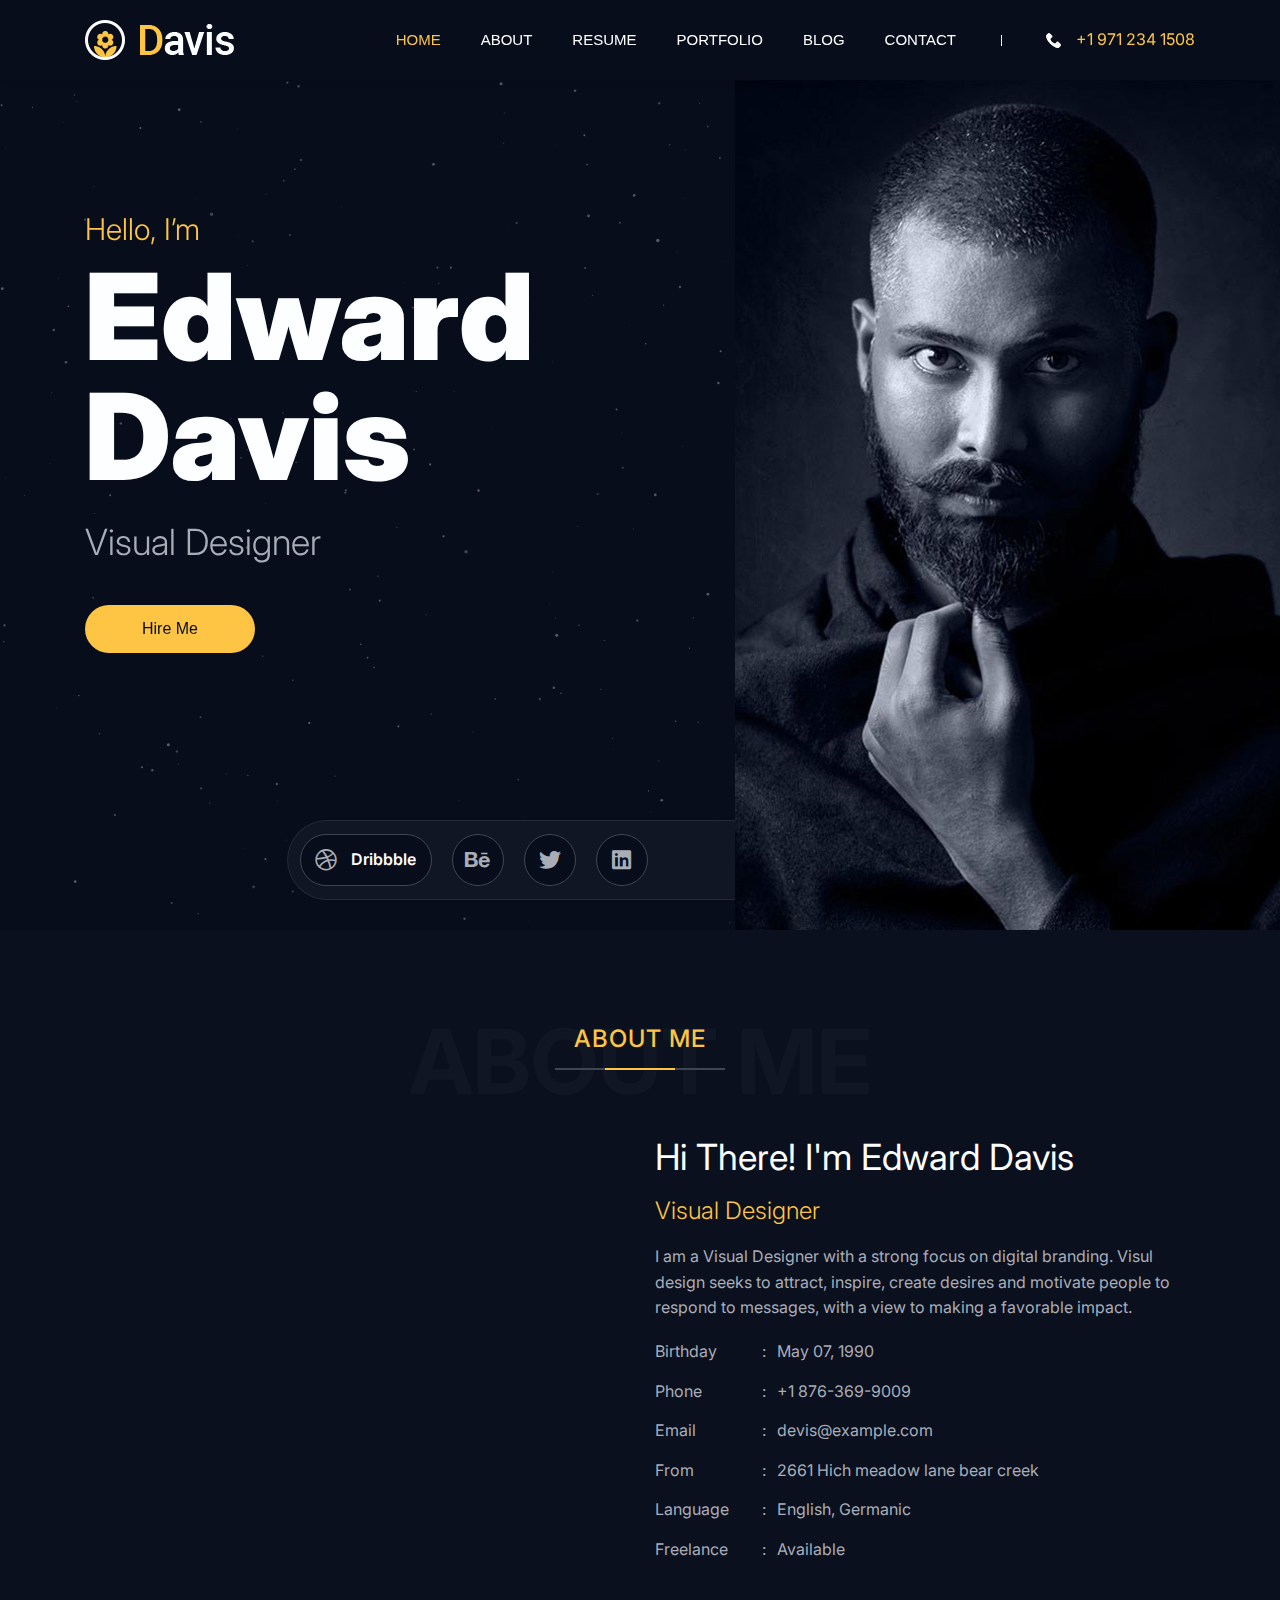
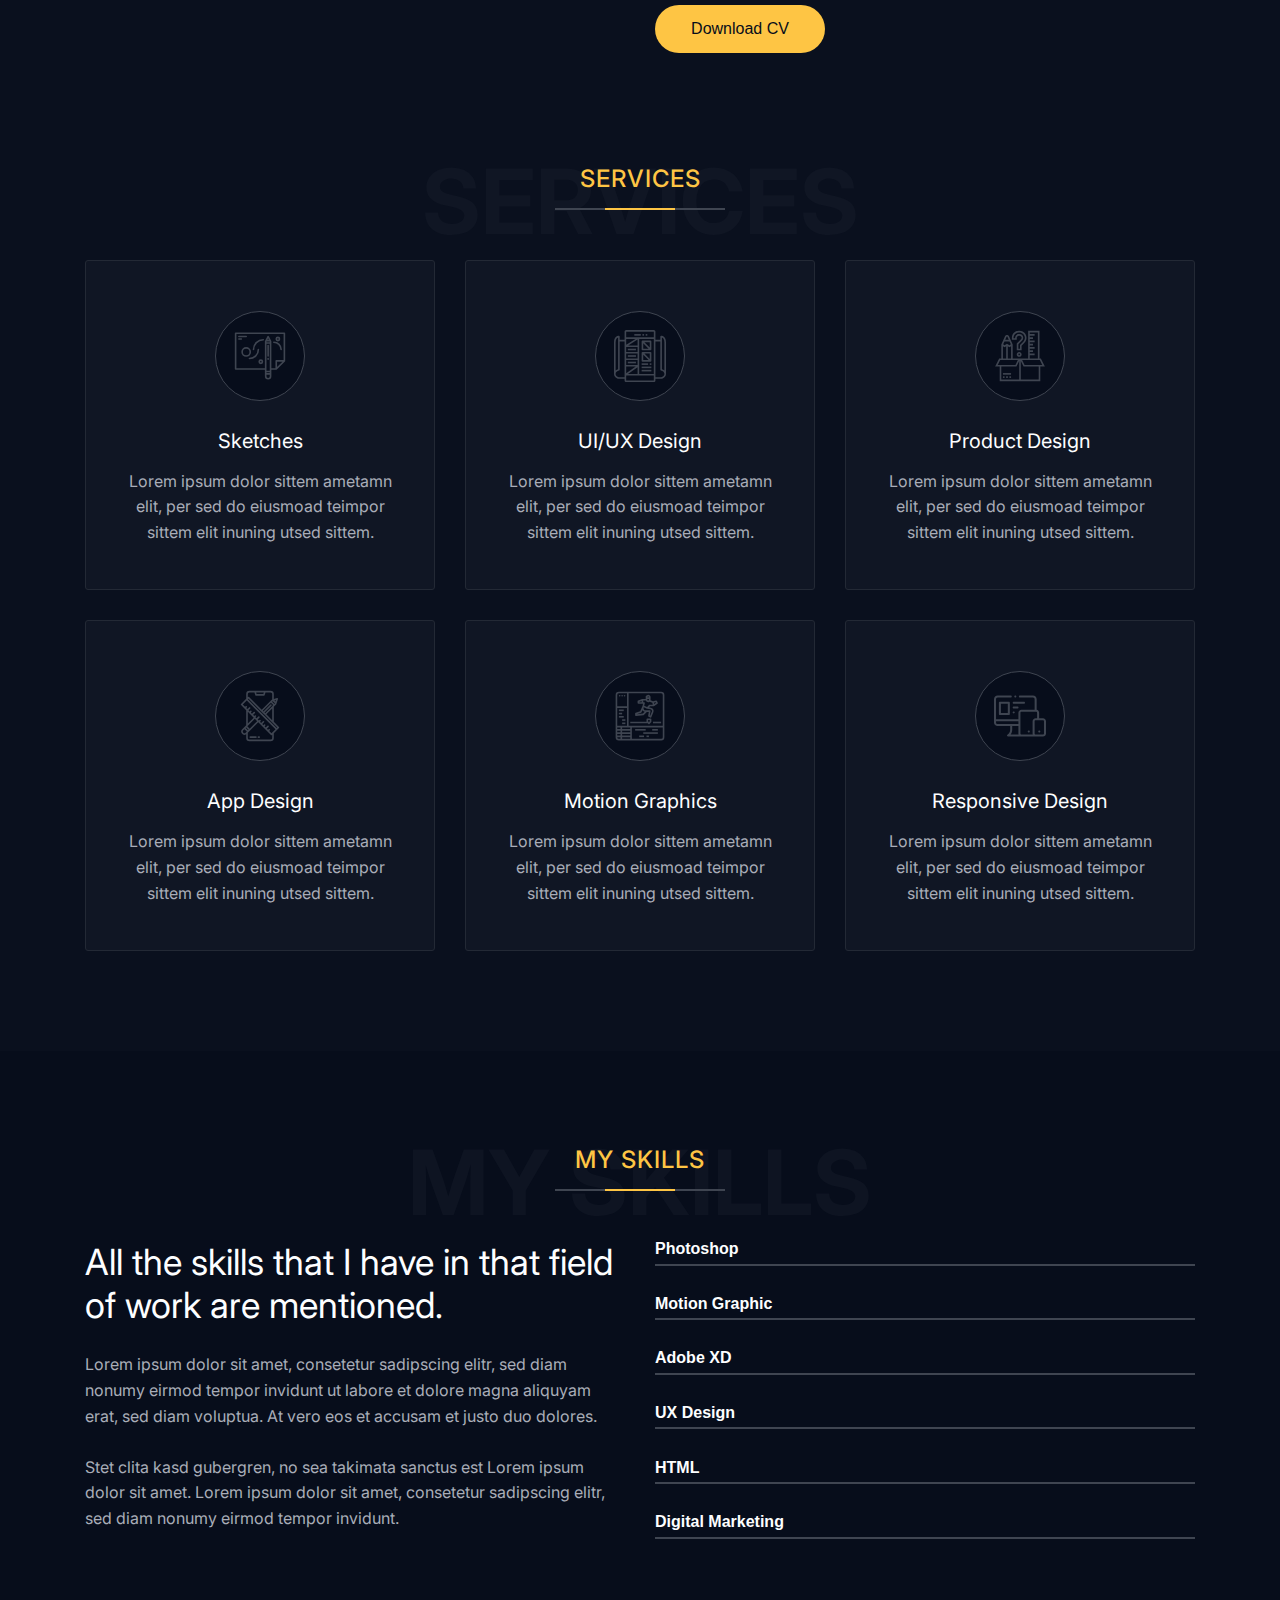
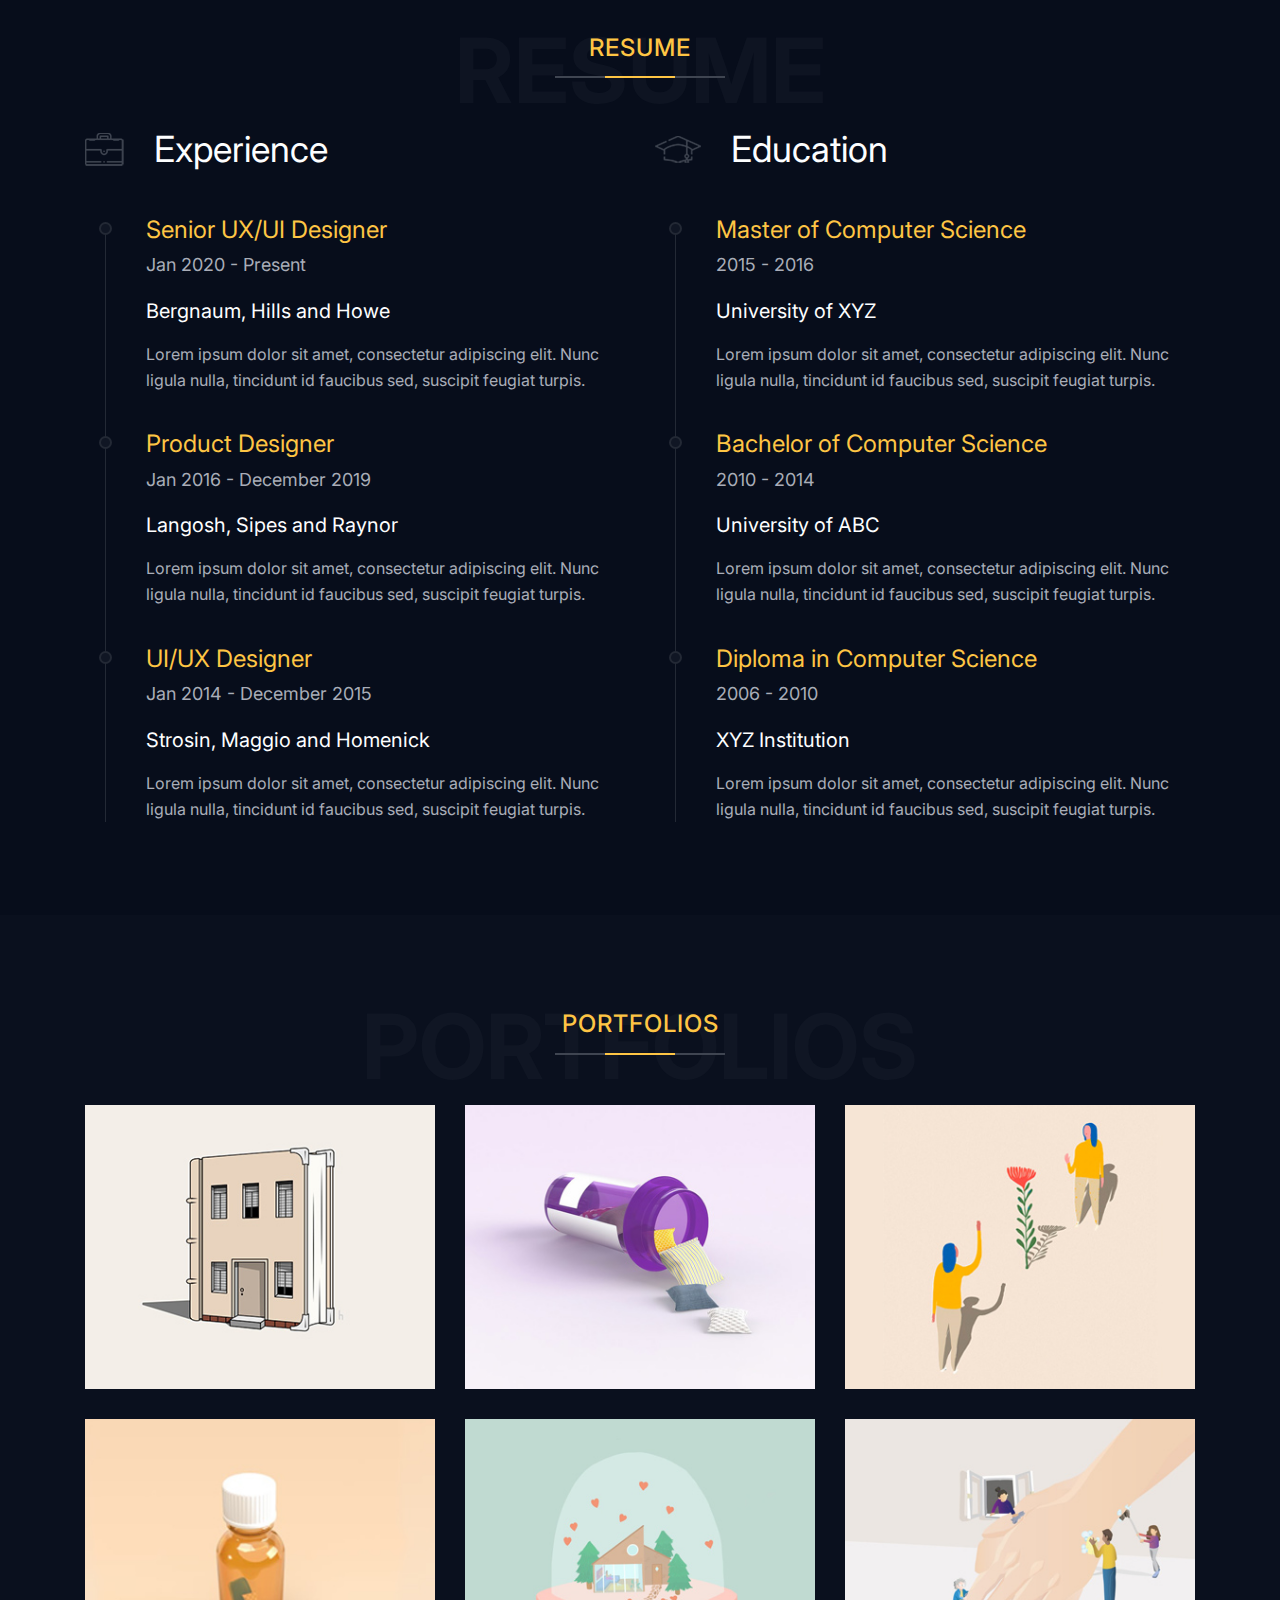
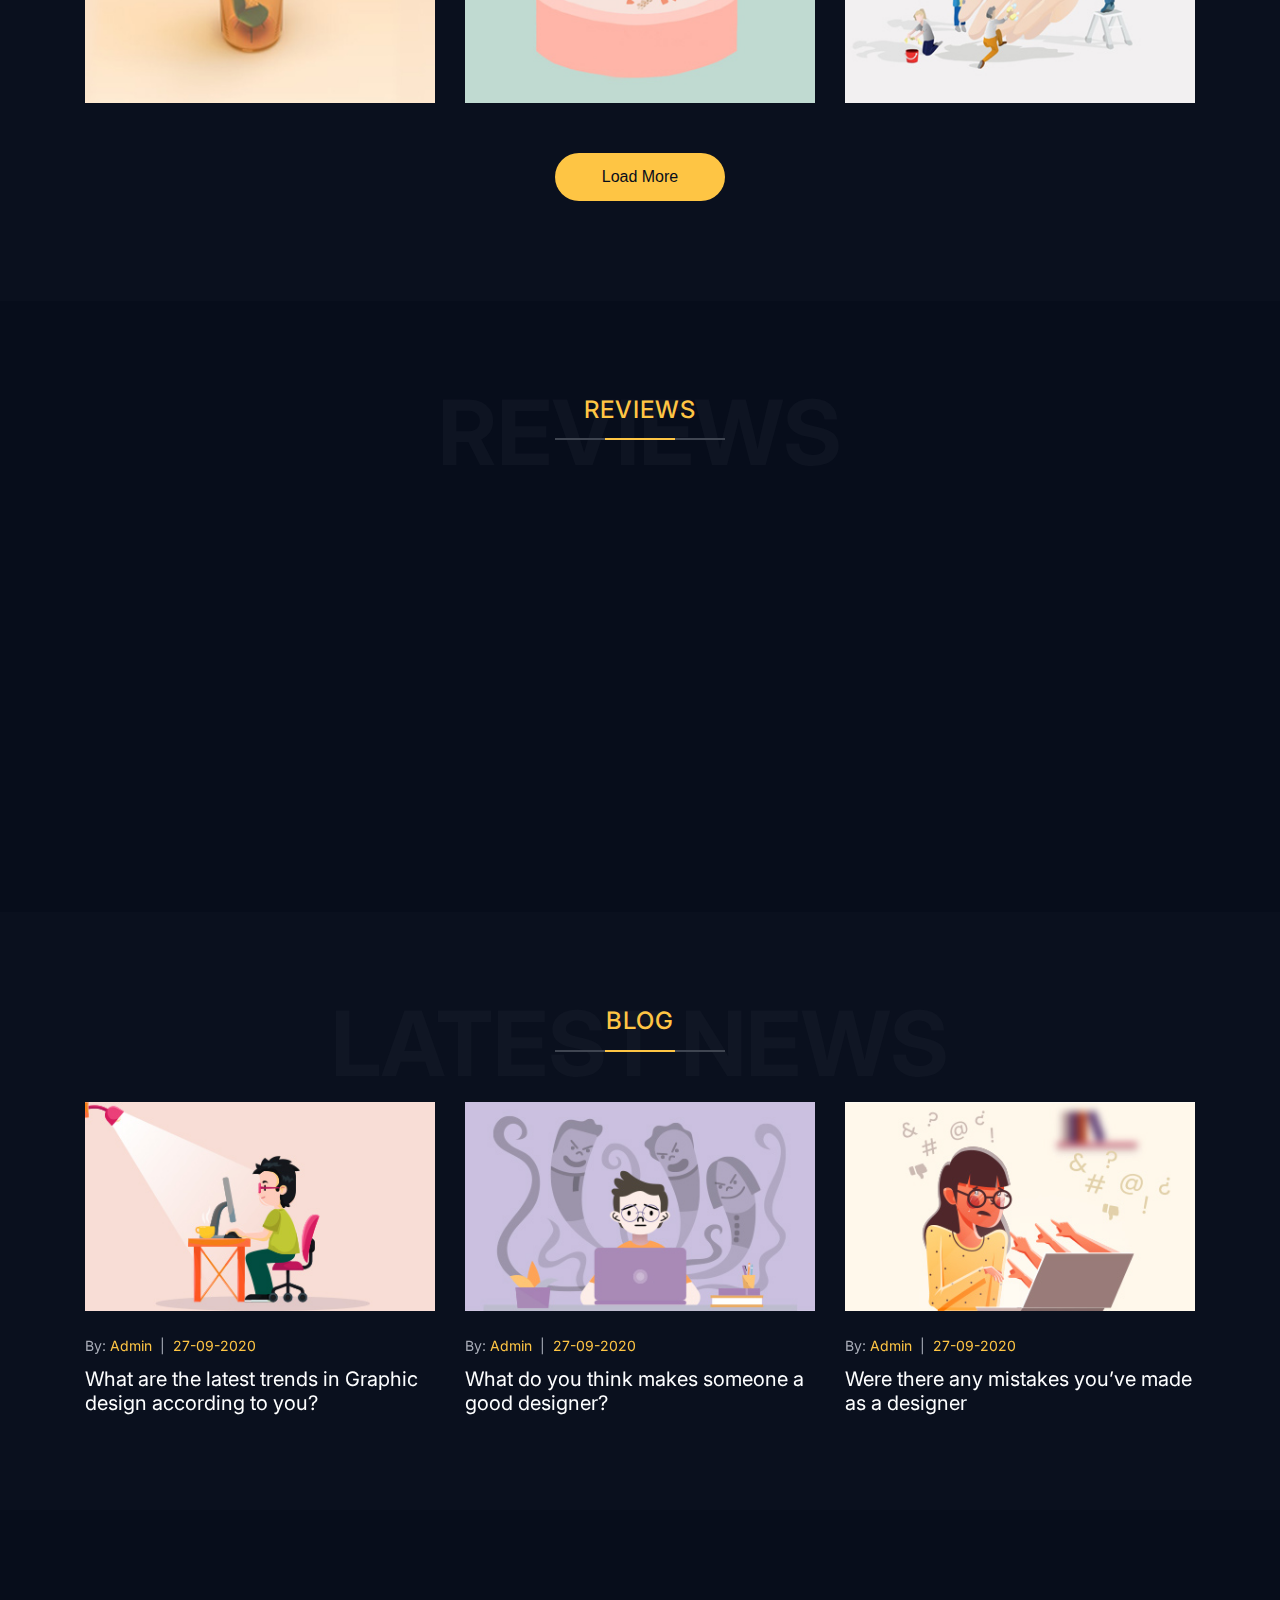
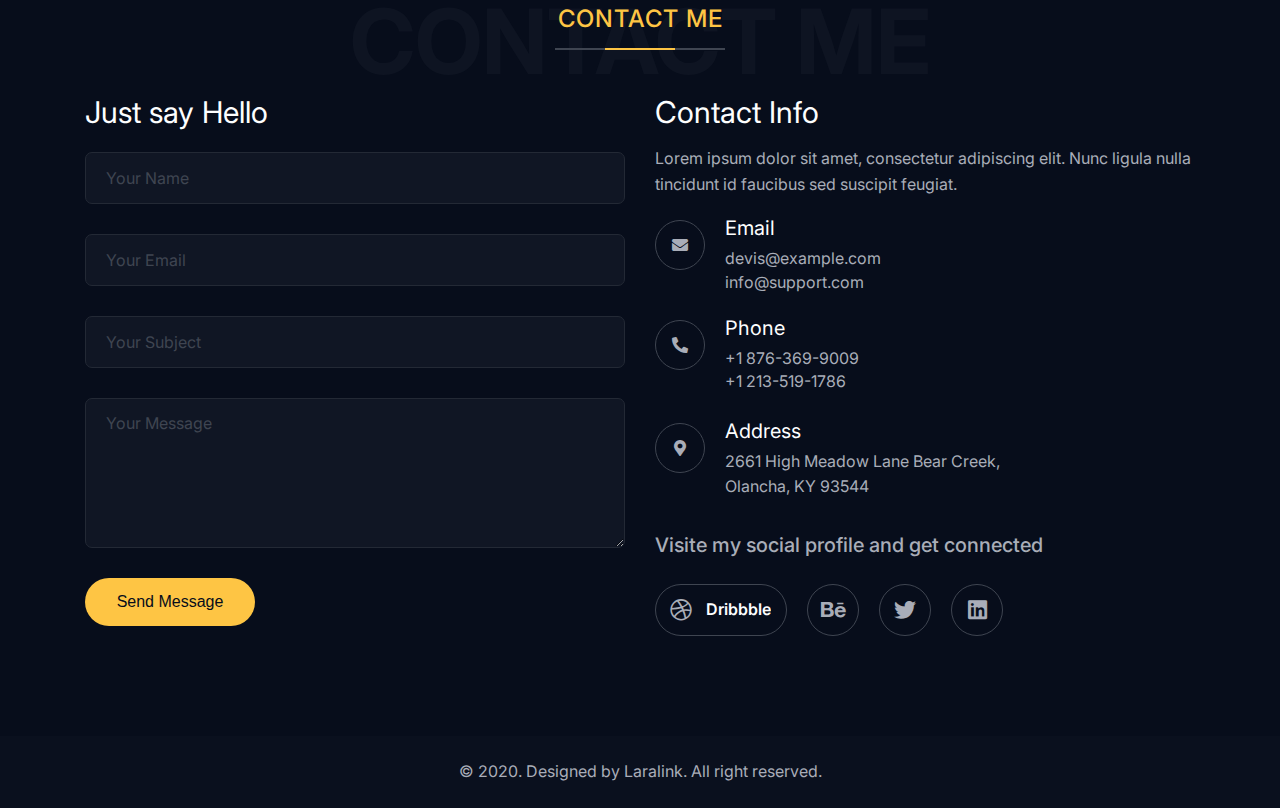
<file: www,websiteportfolio.com/davis-html.vercel.app/index1.html>
<!DOCTYPE html>
<html class="no-js" lang="en">


<!-- Mirrored from davis-html.vercel.app/index1.html by HTTrack Website Copier/3.x [XR&CO'2014], Mon, 06 May 2024 11:49:39 GMT -->
<!-- Added by HTTrack --><meta http-equiv="content-type" content="text/html;charset=utf-8" /><!-- /Added by HTTrack -->
<head>
  <!-- Meta Tags -->
  <meta charset="utf-8">
  <meta http-equiv="x-ua-compatible" content="ie=edge">
  <meta name="viewport" content="width=device-width, initial-scale=1">
  <meta name="author" content="Laralink">
  <!-- Page Title -->
  <title>Davis - Personal Portfolio</title>
  <!-- Favicon Icon -->
  <link rel="icon" href="assets/img/favicon.png" />
  <!-- Stylesheets -->
  <link rel="stylesheet" href="assets/css/bootstrap.min.css" />
  <link rel="stylesheet" href="assets/css/fontawesome.css" />
  <link rel="stylesheet" href="assets/css/slick.css" />
  <link rel="stylesheet" href="assets/css/lightgallery.min.css" />
  <link rel="stylesheet" href="assets/css/animate.css" />
  <link rel="stylesheet" href="assets/css/style.css" />
</head>

<body id="home">
  <!-- Start Header Section -->
  <header class="st-site-header st-style1 st-sticky-header">
    <div class="st-main-header">
      <div class="container">
        <div class="st-main-header-in">
          <div class="st-main-header-left">
            <a class="st-site-branding" href="index.html"><img src="assets/img/logo.png" alt="Davis"></a>
          </div>
          <div class="st-main-header-right">
            <div class="st-nav">
              <ul class="st-nav-list st-onepage-nav">
                <li><a href="#home" class="st-smooth-move">Home</a></li>
                <li><a href="#about" class="st-smooth-move">About</a></li>
                <li><a href="#resume" class="st-smooth-move">Resume</a></li>
                <li><a href="#portfolio" class="st-smooth-move">Portfolio</a></li>
                <li><a href="#blog" class="st-smooth-move">Blog</a></li>
                <li><a href="#contact" class="st-smooth-move">Contact</a></li>
              </ul>
              <div class="sp-phone">
                <svg viewBox="0 0 513.64 513.64">
                  <g>
                    <g>
                      <path d="M499.66,376.96l-71.68-71.68c-25.6-25.6-69.12-15.359-79.36,17.92c-7.68,23.041-33.28,35.841-56.32,30.72c-51.2-12.8-120.32-79.36-133.12-133.12c-7.68-23.041,7.68-48.641,30.72-56.32c33.28-10.24,43.52-53.76,17.92-79.36l-71.68-71.68c-20.48-17.92-51.2-17.92-69.12,0l-48.64,48.64c-48.64,51.2,5.12,186.88,125.44,307.2c120.32,120.32,256,176.641,307.2,125.44l48.64-48.64C517.581,425.6,517.581,394.88,499.66,376.96z" />
                    </g>
                  </g>
                </svg>
                <div class="sp-phone-no">+1 971 234 1508</div>
              </div>
            </div>
          </div>
        </div>
      </div>
    </div>
  </header>
  <!-- End Header Section -->

  <!-- Start Hero Seciton -->
  <div class="st-height-b80 st-height-lg-b80"></div>
  <section class="st-hero-wrap st-parallax">
    <div class="st-hero st-style1 st-ripple-version">
      <div class="container">
        <div class="st-hero-text">
          <h3>Hello, I’m</h3>
          <h1>Edward <br>Davis
          </h1>
          <h2>Visual Designer</h2>
          <div class="st-hero-btn">
            <a href="#contact" class="st-btn st-style1 st-color1 st-smooth-move">Hire me</a>
          </div>
        </div>
      </div>
    </div>
    <!-- Hero Image - Social Link Group -->
    <div class="st-hero-img st-to-right">
      <img class="wow fadeInRight" src="assets/img/section/hero-img.jpg" alt="Hero">
      <div class="st-social-group wow fadeInLeft">
        <div class="st-social-link">
          <a href="#" class="st-social-btn active">
            <span class="st-social-icon"><i class="fab fa-dribbble"></i></span>
            <span class="st-icon-name">Dribbble</span>
          </a>
          <a href="#" class="st-social-btn">
            <span class="st-social-icon"><i class="fab fa-behance"></i></span>
            <span class="st-icon-name">Behance</span>
          </a>
          <a href="#" class="st-social-btn">
            <span class="st-social-icon"><i class="fab fa-twitter"></i></span>
            <span class="st-icon-name">Twitter</span>
          </a>
          <a href="#" class="st-social-btn">
            <span class="st-social-icon"><i class="fab fa-linkedin"></i></span>
            <span class="st-icon-name">LinkedIn</span>
          </a>
        </div>
      </div>
    </div>
    <div id="particles-js"></div>
  </section>
  <!-- End Hero Seciton -->

  <!-- Start About Seciton -->
  <section id="about" class="st-about-wrap">
    <div class="st-height-b100 st-height-lg-b80"></div>
    <div class="container">
      <div class="st-section-heading st-style1">
        <h4 class="st-section-heading-title">ABOUT ME</h4>
        <h2 class="st-section-heading-subtitle">ABOUT ME</h2>
      </div>
      <div class="st-height-b25 st-height-lg-b25"></div>
    </div>
    <div class="container">
      <div class="row">
        <div class="col-lg-6 wow fadeInLeft">
          <div class="st-about-img-wrap">
            <div class="st-about-img st-dynamic-bg st-bg" data-src="assets/img/section/about.jpg"></div>
          </div>
          <div class="st-height-b0 st-height-lg-b30"></div>
        </div>
        <div class="col-lg-6">
          <div class="st-vertical-middle">
            <div class="st-vertical-middle-in">
              <div class="st-text-block st-style1">
                <h2 class="st-text-block-title">Hi There! I'm Edward Davis</h2>
                <h4 class="st-text-block-subtitle">Visual Designer</h4>
                <div class="st-text-block-text">
                  <p>I am a Visual Designer with a strong focus on digital branding. Visul design seeks to attract,
                    inspire, create desires and motivate people to respond to messages, with a view to making a
                    favorable impact.</p>
                </div>
                <ul class="st-text-block-details st-mp0">
                  <li><span>Birthday</span> : <span>May 07, 1990</span></li>
                  <li><span>Phone</span> : <span>+1 876-369-9009</span></li>
                  <li><span>Email</span> : <span>devis@example.com</span></li>
                  <li><span>From</span> : <span>2661 Hich meadow lane bear creek</span></li>
                  <li><span>Language</span> : <span>English, Germanic</span></li>
                  <li><span>Freelance</span> : <span>Available</span></li>
                </ul>
                <div class="st-text-block-btn">
                  <a href="#" class="st-btn st-style1 st-color1">Download CV</a>
                </div>
              </div>
            </div>
          </div>
        </div>
      </div>
    </div>
  </section>
  <!-- End About Seciton -->

  <!-- Start Service Seciton -->
  <section>
    <div class="st-height-b100 st-height-lg-b80"></div>
    <div class="container">
      <div class="st-section-heading st-style1">
        <h4 class="st-section-heading-title">SERVICES</h4>
        <h2 class="st-section-heading-subtitle">SERVICES</h2>
      </div>
      <div class="st-height-b25 st-height-lg-b25"></div>
    </div>

    <!-- Iconbox Container -->

    <div class="container">
      <div class="row">
        <div class="col-lg-4 col-md-6">
          <div class="st-iconbox st-style1">
            <div class="st-iconbox-icon">
              <svg viewBox="0 0 512 512">
                <g>
                  <path d="m336 144a8 8 0 0 0 -8 8v104a8 8 0 0 0 16 0v-104a8 8 0 0 0 -8-8z" />
                  <path d="m336 272a8 8 0 0 0 -8 8v8a8 8 0 0 0 16 0v-8a8 8 0 0 0 -8-8z" />
                  <path
                    d="m496 24h-480a8 8 0 0 0 -8 8v352a8 8 0 0 0 8 8h288v64a32 32 0 0 0 64 0v-64h48a8.008 8.008 0 0 0 5.66-2.34l80-80a8.008 8.008 0 0 0 2.34-5.66v-272a8 8 0 0 0 -8-8zm-144 432a16 16 0 0 1 -32 0v-16h32zm0-32h-32v-8h32zm0-24h-32v-264h32zm0-280h-32v-6.11l.94-1.89h30.12l.94 1.89zm-23.06-24 7.06-14.11 7.06 14.11zm95.06 268.69v-52.69h52.69zm64-68.69h-72a8 8 0 0 0 -8 8v72h-40v-264a8.081 8.081 0 0 0 -.84-3.58l-24-48a8.009 8.009 0 0 0 -14.32 0l-24 48a8.081 8.081 0 0 0 -.84 3.58v264h-280v-336h464z" />
                  <path d="m48 72h72a8 8 0 0 0 0-16h-72a8 8 0 0 0 0 16z" />
                  <path d="m80 88a8 8 0 0 0 -8-8h-24a8 8 0 0 0 0 16h24a8 8 0 0 0 8-8z" />
                  <path
                    d="m288 88a104.118 104.118 0 0 0 -104 104 8 8 0 0 0 16 0 88.1 88.1 0 0 1 88-88 8 8 0 0 0 0-16z" />
                  <path
                    d="m240 184a8 8 0 0 0 -8 8 80.091 80.091 0 0 1 -80 80 8 8 0 0 0 0 16 96.108 96.108 0 0 0 96-96 8 8 0 0 0 -8-8z" />
                  <path
                    d="m456 192a8 8 0 0 0 16 0 80.091 80.091 0 0 0 -80-80 8 8 0 0 0 0 16 64.072 64.072 0 0 1 64 64z" />
                  <path
                    d="m168 216a48 48 0 1 0 -48 48 48.053 48.053 0 0 0 48-48zm-48 32a32 32 0 1 1 32-32 32.036 32.036 0 0 1 -32 32z" />
                  <path
                    d="m264 288a24 24 0 1 0 24 24 24.028 24.028 0 0 0 -24-24zm0 32a8 8 0 1 1 8-8 8.009 8.009 0 0 1 -8 8z" />
                  <path
                    d="m432 112a24 24 0 1 0 -24-24 24.028 24.028 0 0 0 24 24zm0-32a8 8 0 1 1 -8 8 8.009 8.009 0 0 1 8-8z" />
                </g>
              </svg>
            </div>
            <h2 class="st-iconbox-title">Sketches</h2>
            <div class="st-iconbox-text">Lorem ipsum dolor sittem ametamn elit, per sed do eiusmoad teimpor sittem elit inuning utsed sittem.</div>
          </div>
          <div class="st-height-b30 st-height-lg-b30"></div>
        </div><!-- .col -->
        <div class="col-lg-4 col-md-6">
          <div class="st-iconbox st-style1">
            <div class="st-iconbox-icon">
              <svg viewBox="0 0 512 512">
                <g>
                  <g>
                    <path d="M360,104h-80c-4.418,0-8,3.582-8,8v80c0,4.418,3.582,8,8,8h80c4.418,0,8-3.582,8-8v-80C368,107.582,364.418,104,360,104z
                  M288,184v-52.693L340.693,184H288z M352,172.68L299.32,120H352V172.68z" />
                  </g>
                </g>
                <g>
                  <g>
                    <path d="M360,216h-80c-4.418,0-8,3.582-8,8v80c0,4.418,3.582,8,8,8h80c4.418,0,8-3.582,8-8v-80C368,219.582,364.418,216,360,216z
                  M288,296v-52.685L340.685,296H288z M352,284.688L299.312,232H352V284.688z" />
                  </g>
                </g>
                <g>
                  <g>
                    <rect x="272" y="328" width="64" height="16" />
                  </g>
                </g>
                <g>
                  <g>
                    <rect x="352" y="328" width="16" height="16" />
                  </g>
                </g>
                <g>
                  <g>
                    <rect x="272" y="360" width="96" height="16" />
                  </g>
                </g>
                <g>
                  <g>
                    <rect x="272" y="392" width="96" height="16" />
                  </g>
                </g>
                <g>
                  <g>
                    <rect x="136" y="184" width="80" height="16" />
                  </g>
                </g>
                <g>
                  <g>
                    <rect x="136" y="248" width="80" height="16" />
                  </g>
                </g>
                <g>
                  <g>
                    <rect x="136" y="312" width="80" height="16" />
                  </g>
                </g>
                <g>
                  <g>
                    <path d="M464,56c-4.418,0-8,3.582-8,8v32h-48V16c0-8.837-7.163-16-16-16H120c-8.837,0-16,7.163-16,16v80H56V64
                 c0-4.418-3.582-8-8-8c-0.48,0-48,0.728-48,64v312c0,30.504,30.4,44.632,46.4,47.84c0.526,0.111,1.062,0.165,1.6,0.16h56v16
                 c0,8.837,7.163,16,16,16h272c8.837,0,16-7.163,16-16v-16h56c0.538,0.005,1.074-0.049,1.6-0.16c16-3.208,46.4-17.336,46.4-47.84
                 V120C512,56.728,464.48,56,464,56z M16,120c0-32.64,14.4-43.088,24-46.4v312.232c-8.773,2.722-16.927,7.139-24,13V120z M104,464
                 H48.88C44.104,462.856,16,455.128,16,432c0-24.96,32.248-31.88,33.6-32.16c3.725-0.76,6.401-4.038,6.4-7.84V112h48V464z M120,88
                 h92.12L120,145.543V88z M232,94.447V152h-92.136L232,94.447z M120,168h112v48H120V168z M120,232h112v48H120V232z M120,296h112v48
                 H120V296z M120,360h94.186L120,424.724V360z M232,367.172V432h-94.337L232,367.172z M392,496H120v-48h272V496z M392,432H248V88
                 h144V432z M392,72H120V16h272V72z M463.136,464H408V112h48v280c-0.001,3.802,2.675,7.08,6.4,7.84
                 c0.368,0.072,33.6,7.008,33.6,32.16C496,455.256,468.072,462.84,463.136,464z M496,398.832c-7.073-5.861-15.227-10.278-24-13V73.6
                 c9.496,3.32,24,13.776,24,46.4V398.832z" />
                  </g>
                </g>
                <g>
                  <g>
                    <rect x="200" y="40" width="64" height="16" />
                  </g>
                </g>
                <g>
                  <g>
                    <rect x="280" y="40" width="16" height="16" />
                  </g>
                </g>
                <g>
                  <g>
                    <rect x="312" y="40" width="16" height="16" />
                  </g>
                </g>
              </svg>
            </div>
            <h2 class="st-iconbox-title">UI/UX Design</h2>
            <div class="st-iconbox-text">Lorem ipsum dolor sittem ametamn elit, per sed do eiusmoad teimpor sittem elit inuning utsed sittem.</div>
          </div>
          <div class="st-height-b30 st-height-lg-b30"></div>
        </div><!-- .col -->
        <div class="col-lg-4 col-md-6">
          <div class="st-iconbox st-style1">
            <div class="st-iconbox-icon">
              <svg viewBox="0 0 64 64">
                <path
                  d="m62.618 45-5-10h-1.618v-34h-14v34h-19v-17.217l-4.676-10.286c-.413-.909-1.325-1.497-2.324-1.497s-1.911.588-2.324 1.496l-4.676 10.287v17.217h-2.618l-5 10h5.618v18h50v-18zm-18.618-14h6v-2h-6v-2h4v-2h-4v-2h6v-2h-6v-2h4v-2h-4v-2h6v-2h-6v-2h4v-2h-4v-2h6v-2h-6v-2h10v32h-10zm12.382 6 3 6h-21.764l-3-6zm-39.387-2v-15.132l2.002 1.333 2.003-1.334v15.133zm3.743-17.361-1.741 1.159-3.002-2.001-2.998 2-1.735-1.158 1.654-3.639h6.167zm-5.242-9.316c.18-.393.828-.394 1.008.001l1.67 3.676h-4.349zm-4.496 11.547 1.997 1.333 1.998-1.333v15.13h-3.995zm-3.382 17.13h21.764l-3 6h-21.764zm1.382 8h18.618l3.382-6.764v22.764h-22zm46 16h-22v-22.764l3.382 6.764h18.618z" />
                <path d="m19 57h2v2h-2z" />
                <path d="m11 57h2v2h-2z" />
                <path d="m15 57h2v2h-2z" />
                <path d="m11 53h10v2h-10z" />
                <path
                  d="m28 9.657c0-1.465 1.192-2.657 2.657-2.657h.686c1.465 0 2.657 1.192 2.657 2.657 0 .709-.276 1.376-.778 1.879l-5.222 5.222v8.242h6v-5.758l3.464-3.464c1.636-1.635 2.536-3.809 2.536-6.121 0-4.773-3.884-8.657-8.657-8.657h-.686c-4.773 0-8.657 3.884-8.657 8.657v2.343h6zm-2 0v.343h-2v-.343c0-3.671 2.986-6.657 6.657-6.657h.686c3.671 0 6.657 2.986 6.657 6.657 0 1.777-.692 3.449-1.95 4.707l-4.05 4.05v4.586h-2v-5.414l4.637-4.636c.879-.881 1.363-2.051 1.363-3.293 0-2.568-2.089-4.657-4.657-4.657h-.686c-2.568 0-4.657 2.089-4.657 4.657z" />
                <path
                  d="m28 30c0 1.654 1.346 3 3 3s3-1.346 3-3-1.346-3-3-3-3 1.346-3 3zm4 0c0 .552-.448 1-1 1s-1-.448-1-1 .448-1 1-1 1 .448 1 1z" />
              </svg>
            </div>
            <h2 class="st-iconbox-title">Product Design</h2>
            <div class="st-iconbox-text">Lorem ipsum dolor sittem ametamn elit, per sed do eiusmoad teimpor sittem elit inuning utsed sittem.</div>
          </div>
          <div class="st-height-b30 st-height-lg-b30"></div>
        </div><!-- .col -->
        <div class="col-lg-4 col-md-6">
          <div class="st-iconbox st-style1">
            <div class="st-iconbox-icon">
              <svg viewBox="0 0 512 512">
                <g>
                  <path d="M216,456H160a8,8,0,0,0,0,16h56a8,8,0,0,0,0-16Z" />
                  <path d="M248,456h-8a8,8,0,0,0,0,16h8a8,8,0,0,0,0-16Z" />
                  <path
                    d="M442.68,363.48,392,312.8V165.27l22.4-22.4a7.953,7.953,0,0,0,1.93-3.13L433.3,88.82A8,8,0,0,0,423.18,78.7L392,89.09V40A32.042,32.042,0,0,0,360,8H152a32.042,32.042,0,0,0-32,32V86.53L69.32,137.21a8,8,0,0,0,0,11.31L120,199.2V346.74L80.63,386.11A32.005,32.005,0,0,0,120,436.01V472a32.042,32.042,0,0,0,32,32H360a32.042,32.042,0,0,0,32-32V425.47l50.68-50.68A8,8,0,0,0,442.68,363.48ZM413.06,98.94l-4.99,14.97-9.98-9.98Zm-31.95,10.64,21.31,21.31-.67,2-4.32,4.32-22.64-22.64,4.32-4.32ZM306.92,227.72l-5.66-5.66,67.88-67.88a8,8,0,1,0-11.32-11.32l-67.88,67.88-5.66-5.65,79.2-79.2,22.63,22.64-7.74,7.74-.05.05ZM376,181.27V296.8l-57.76-57.76ZM293.44,24l-4.5,16H222.25l-4-16ZM136,40a16.021,16.021,0,0,1,16-16h49.75l6.49,25.94A8,8,0,0,0,216,56h79a8,8,0,0,0,7.7-5.83L310.06,24H360a16.021,16.021,0,0,1,16,16V94.42l-3.74,1.25a7.953,7.953,0,0,0-3.13,1.93l-96.16,96.17L148.52,69.32a8,8,0,0,0-11.31,0L136,70.53ZM114.59,420.05a16.005,16.005,0,1,1-22.64-22.63l11.31-11.32,22.64,22.64Zm-.01-45.26,5.66-5.65,22.62,22.62-5.65,5.66Zm90.51-90.5,22.63,22.63-73.54,73.54-22.63-22.64ZM136,330.74V215.2l57.77,57.77ZM376,472a16.021,16.021,0,0,1-16,16H152a16.021,16.021,0,0,1-16-16V421.26L239.04,318.24,363.48,442.68a8,8,0,0,0,11.31,0l1.21-1.21Zm-6.86-46.29-22.63-22.63,5.66-5.66a8,8,0,0,0-11.32-11.31l-5.65,5.65-11.32-11.31,16.97-16.97a8,8,0,0,0-11.31-11.31l-16.97,16.97-11.32-11.32,5.66-5.65a8,8,0,0,0-11.31-11.32l-5.66,5.66L278.63,335.2l16.97-16.97a8,8,0,0,0-11.32-11.32l-16.97,16.97L256,312.57l5.66-5.66a8,8,0,1,0-11.32-11.31l-5.65,5.65a.035.035,0,0,1-.02-.01l-11.3-11.3,16.97-16.97a8,8,0,0,0-11.31-11.31l-16.97,16.97-11.29-11.29c-.01-.01-.01-.02-.02-.03l5.65-5.65a8,8,0,1,0-11.31-11.32L199.43,256l-11.31-11.31,16.97-16.97a8,8,0,0,0-11.32-11.32L176.8,233.37l-11.31-11.31,5.66-5.66a8,8,0,0,0-11.32-11.31l-5.65,5.66-11.32-11.32,16.97-16.97a8,8,0,0,0-11.31-11.31l-16.97,16.97L120.24,176.8l5.65-5.65a8,8,0,0,0-11.31-11.32l-5.66,5.66L86.29,142.86l39.6-39.59L408.73,386.11Zm50.91-50.92L137.21,91.95l5.65-5.66L267.29,210.72c.01.01.01.02.02.03s.02.01.03.02l16.93,16.94c.01,0,.01,0,.01.01s.01,0,.01.01l16.95,16.94c.01.01.01.02.02.03s.02.01.03.02l77.02,77.02a.234.234,0,0,0,.07.07l47.33,47.33Z" />
                </g>
              </svg>
            </div>
            <h2 class="st-iconbox-title">App Design</h2>
            <div class="st-iconbox-text">Lorem ipsum dolor sittem ametamn elit, per sed do eiusmoad teimpor sittem elit inuning utsed sittem.</div>
          </div>
          <div class="st-height-b0 st-height-lg-b30"></div>
        </div><!-- .col -->
        <div class="col-lg-4 col-md-6">
          <div class="st-iconbox st-style1">
            <div class="st-iconbox-icon">
              <svg viewBox="0 0 512 512">
                <path
                  d="m48 496h416a32.036 32.036 0 0 0 32-32v-416a32.036 32.036 0 0 0 -32-32h-416a32.036 32.036 0 0 0 -32 32v416a32.036 32.036 0 0 0 32 32zm-16-32h32v16h-16a16.01833 16.01833 0 0 1 -16-16zm128-48h-80v-16h80zm0 16v16h-80v-16zm0 32v16h-80v-16zm0-80h-80v-16h80zm-32-32h-96v-176h96zm-64 16v16h-32v-16zm0 32v16h-32v-16zm0 32v16h-32v-16zm400 48h-288v-112h304v96a16.01833 16.01833 0 0 1 -16 16zm16-432v304h-336v-320h320a16.01833 16.01833 0 0 1 16 16zm-432-16h80v128h-96v-112a16.01833 16.01833 0 0 1 16-16z" />
                <path d="m208 384h104v16h-104z" />
                <path d="m288 416h144v16h-144z" />
                <path d="m248 448h48v16h-48z" />
                <path d="m320 448h24v16h-24z" />
                <path d="m376 384h56v16h-56z" />
                <circle cx="56" cy="56" r="8" />
                <circle cx="80" cy="56" r="8" />
                <circle cx="104" cy="56" r="8" />
                <path d="m384 312h80v16h-80z" />
                <path
                  d="m332.68652 328 5.65674 5.65674a7.99945 7.99945 0 0 0 11.31348 0l16-16a7.99877 7.99877 0 0 0 2.34326-5.65674v-24a7.99977 7.99977 0 0 0 -8-8h-32a7.99977 7.99977 0 0 0 -8 8v24h-160v16zm3.31348-32h16v12.68652l-8 8-8-8z" />
                <path d="m48 192h48v16h-48z" />
                <path d="m48 224h32v16h-32z" />
                <path d="m48 256h48v16h-48z" />
                <path d="m80 288h32v16h-32z" />
                <path d="m80 320h32v16h-32z" />
                <path
                  d="m210.66455 253.96094a8.00168 8.00168 0 0 0 6.21875 1.99023l72-8a7.99845 7.99845 0 0 0 4.77344-2.29443l29.65674-29.65674h19.24267l-6.44726 38.68457a7.99969 7.99969 0 0 0 4.31347 8.4707l16 8a8 8 0 0 0 10.93067-4.0039l20.14258-46.99951a33.75475 33.75475 0 0 0 -25.47608-46.59229l-17.37036-2.895 10.66483-10.66457h36.686a7.99948 7.99948 0 0 0 4.7998-1.6001l32-24a7.9996 7.9996 0 0 0 2.35547-9.97754l-8-16a7.99877 7.99877 0 0 0 -9.0957-4.18359l-29.49023 7.37256-25.2182-10.08716a23.96392 23.96392 0 0 0 .64886-5.52417v-27.05566a20.94358 20.94358 0 0 0 -30.31055-18.73291l-13.26709 6.6333a7.99924 7.99924 0 0 0 -4.42236 7.15527v24h-32a8.00164 8.00164 0 0 0 -2.97119.57227l-40 16a7.99975 7.99975 0 0 0 -5.02881 7.42773v16a7.99977 7.99977 0 0 0 8 8h45.75391l-5.36005 21.43921-22.33186 52.10718-44.5918 14.86425a8.00011 8.00011 0 0 0 -5.4702 7.58936v16a8.00089 8.00089 0 0 0 2.66455 5.96094zm162.64945-52.72022a17.73543 17.73543 0 0 1 -.52441 12.60791l-16.80078 39.20166-3.12647-1.56347 7.02881-42.17139a8.00034 8.00034 0 0 0 -7.89115-9.31543h-40.92871a20.1611 20.1611 0 0 1 -19.12647-26.53662l.96155-2.88464 32.12244 12.849a7.986 7.986 0 0 0 1.65729.45722l-.001.00616 32.7041 5.45069a17.7145 17.7145 0 0 1 13.9248 11.89891zm-21.314-57.24072a7.99877 7.99877 0 0 0 -5.65674 2.34326l-20.27 20.26953-28.61865-11.44726 6.30664-25.2251a8.0001 8.0001 0 0 0 -7.76125-9.94043h-8v-16h25.3761a23.97964 23.97964 0 0 0 37.033 11.17987l26.82165 10.72864 4.52291 18.09149zm-8-48a8 8 0 0 1 -16 0v-8h16zm69.85889 29.606-17.01984 12.76489-3.13751-12.55 18.01282-4.50348zm-77.01319-61.084a4.94339 4.94339 0 0 1 7.1543 4.42234v3.05566h-16v-3.05566zm-88.8457 52.8945 24-9.60022v12.18372h-24zm-24 120.34961 42.52979-14.17675a7.99955 7.99955 0 0 0 4.82324-4.438l8.81164-20.56055c.26654.43829.53235.877.81873 1.30664a36.07631 36.07631 0 0 0 20.894 14.91168l-17.54974 17.54975-60.32766 6.70312z" />
              </svg>
            </div>
            <h2 class="st-iconbox-title">Motion Graphics</h2>
            <div class="st-iconbox-text">Lorem ipsum dolor sittem ametamn elit, per sed do eiusmoad teimpor sittem elit inuning utsed sittem.</div>
          </div>
          <div class="st-height-b0 st-height-lg-b30"></div>
        </div><!-- .col -->
        <div class="col-lg-4 col-md-6">
          <div class="st-iconbox st-style1">
            <div class="st-iconbox-icon">
              <svg viewBox="0 0 512 512">
                <g id="XMLID_1568_">
                  <g id="XMLID_652_">
                    <path id="XMLID_676_"
                      d="m482 278h-37.673v-54c0-14.602-10.489-26.795-24.327-29.455v-104.529c0-19.859-16.157-36.016-36.017-36.016h-128.983c-5.522 0-10 4.477-10 10s4.478 10 10 10h128.983c8.832 0 16.017 7.185 16.017 16.016v103.984h-129.667c-16.542 0-30 13.458-30 30v63.228h-220.333v-197.212c0-8.831 7.185-16.016 16.017-16.016h128.983c5.522 0 10-4.477 10-10s-4.478-10-10-10h-128.983c-19.86 0-36.017 16.157-36.017 36.016v229.268c0 19.859 16.157 36.017 36.017 36.017h123.33v36.063c0 19.688-9.953 37.694-26.624 48.168-3.774 2.371-5.523 6.953-4.29 11.235 1.233 4.283 5.152 7.232 9.609 7.232h343.958c16.542 0 30-13.458 30-30v-119.999c0-16.542-13.458-30-30-30zm-211.667-64h143.994c5.514 0 10 4.486 10 10v54h-14.327c-16.542 0-30 13.458-30 30v120c0 3.506.61 6.87 1.72 10h-111.387c-5.514 0-10-4.486-10-10v-204c0-5.514 4.486-10 10-10zm-250.333 105.284v-12.057h220.333v28.073h-70.986-133.33c-8.832.001-16.017-7.184-16.017-16.016zm159.347 72.08v-36.063h60.986v72.699c0 3.506.61 6.87 1.72 10h-78.402c10.071-13.169 15.696-29.427 15.696-46.636zm312.653 36.636c0 5.514-4.486 10-10 10h-72c-5.514 0-10-4.486-10-10v-120c0-5.514 4.486-10 10-10h72c5.514 0 10 4.486 10 10z" />
                    <path id="XMLID_1626_"
                      d="m58 114.614c-5.522 0-10 4.477-10 10v112c0 5.523 4.478 10 10 10h88c5.522 0 10-4.477 10-10v-112c0-5.523-4.478-10-10-10zm78 112h-68v-92h68z" />
                    <path id="XMLID_1627_"
                      d="m194 134.614h101c5.522 0 10-4.477 10-10s-4.478-10-10-10h-101c-5.522 0-10 4.477-10 10s4.478 10 10 10z" />
                    <path id="XMLID_1628_"
                      d="m194 230.61c2.63 0 5.21-1.06 7.069-2.92 1.86-1.87 2.931-4.44 2.931-7.08 0-2.63-1.07-5.21-2.931-7.07-1.859-1.86-4.439-2.93-7.069-2.93s-5.21 1.07-7.07 2.93-2.93 4.44-2.93 7.07 1.069 5.21 2.93 7.08c1.86 1.86 4.44 2.92 7.07 2.92z" />
                    <path id="XMLID_1639_"
                      d="m194 182.614h37.5c5.522 0 10-4.477 10-10s-4.478-10-10-10h-37.5c-5.522 0-10 4.477-10 10s4.478 10 10 10z" />
                    <path id="XMLID_1674_"
                      d="m446 398c-2.63 0-5.21 1.069-7.07 2.93s-2.93 4.44-2.93 7.07 1.069 5.21 2.93 7.069c1.86 1.86 4.44 2.931 7.07 2.931s5.21-1.07 7.069-2.931c1.861-1.859 2.931-4.439 2.931-7.069s-1.07-5.21-2.931-7.07c-1.859-1.861-4.439-2.93-7.069-2.93z" />
                    <path id="XMLID_1677_"
                      d="m342.33 418c2.63 0 5.21-1.07 7.069-2.931 1.86-1.859 2.931-4.439 2.931-7.069s-1.07-5.21-2.931-7.07c-1.859-1.86-4.439-2.93-7.069-2.93s-5.21 1.069-7.07 2.93-2.93 4.44-2.93 7.07 1.069 5.21 2.93 7.069c1.86 1.861 4.44 2.931 7.07 2.931z" />
                    <path id="XMLID_1681_"
                      d="m210 74c2.63 0 5.21-1.07 7.069-2.93 1.861-1.86 2.931-4.44 2.931-7.07s-1.07-5.21-2.931-7.07c-1.859-1.86-4.439-2.93-7.069-2.93s-5.21 1.07-7.07 2.93-2.93 4.44-2.93 7.07 1.069 5.21 2.93 7.07 4.44 2.93 7.07 2.93z" />
                  </g>
                </g>
              </svg>
            </div>
            <h2 class="st-iconbox-title">Responsive Design</h2>
            <div class="st-iconbox-text">Lorem ipsum dolor sittem ametamn elit, per sed do eiusmoad teimpor sittem elit inuning utsed sittem.</div>
          </div>
          <div class="st-height-b0 st-height-lg-b30"></div>
        </div><!-- .col -->
      </div>
    </div>
    <div class="st-height-b100 st-height-lg-b80"></div>
  </section>
  <!-- End Service Seciton -->

  <!-- Start Skill Seciton -->
  <section class="st-dark-bg">
    <div class="st-height-b100 st-height-lg-b80"></div>
    <div class="container">
      <div class="st-section-heading st-style1">
        <h4 class="st-section-heading-title">MY SKILLS</h4>
        <h2 class="st-section-heading-subtitle">MY SKILLS</h2>
      </div>
      <div class="st-height-b25 st-height-lg-b25"></div>
    </div>

    <div class="container">
      <div class="row">
        <div class="col-lg-6">
          <div class="st-skill-wrap">
            <div class="st-skill-heading">
              <h2 class="st-skill-title">All the skills that I have in that field
                of work are mentioned.</h2>
              <div class="st-skill-subtitle">Lorem ipsum dolor sit amet, consetetur sadipscing elitr, sed diam
                nonumy eirmod tempor invidunt ut labore et dolore magna aliquyam erat, sed diam voluptua. At vero
                eos et accusam et justo duo dolores. <br><br>Stet clita kasd gubergren, no sea takimata
                sanctus est Lorem ipsum dolor sit amet. Lorem ipsum dolor sit amet, consetetur sadipscing elitr,
                sed diam nonumy eirmod tempor invidunt.
              </div>
            </div><!-- .st-skill-heading -->
          </div>
        </div>

        <!-- Progressbar -->

        <div class="col-lg-6">
          <div class="st-height-b0 st-height-lg-b30"></div>
          <div class="st-progressbar-wrap">
            <div class="st-single-progressbar">
              <div class="st-progressbar-heading">
                <h3 class="st-progressbar-title">Photoshop</h3>
                <div class="st-progressbar-percentage wow fadeInLeft" data-wow-duration="1.5s" data-wow-delay="0.5s">95%</div>
              </div>
              <div class="st-progressbar" data-progress="95">
                <div class="st-progressbar-in wow fadeInLeft"></div>
              </div>
            </div><!-- .st-single-progressbar -->
            <div class="st-height-b30 st-height-lg-b20"></div>
            <div class="st-single-progressbar">
              <div class="st-progressbar-heading">
                <h3 class="st-progressbar-title">Motion Graphic</h3>
                <div class="st-progressbar-percentage wow fadeInLeft" data-wow-duration="1.5s" data-wow-delay="0.5s">75%</div>
              </div>
              <div class="st-progressbar" data-progress="75">
                <div class="st-progressbar-in wow fadeInLeft"></div>
              </div>
            </div><!-- .st-single-progressbar -->
            <div class="st-height-b30 st-height-lg-b20"></div>
            <div class="st-single-progressbar">
              <div class="st-progressbar-heading">
                <h3 class="st-progressbar-title">Adobe XD</h3>
                <div class="st-progressbar-percentage wow fadeInLeft" data-wow-duration="1.5s" data-wow-delay="0.5s">90%</div>
              </div>
              <div class="st-progressbar" data-progress="90">
                <div class="st-progressbar-in wow fadeInLeft"></div>
              </div>
            </div><!-- .st-single-progressbar -->
            <div class="st-height-b30 st-height-lg-b20"></div>
            <div class="st-single-progressbar">
              <div class="st-progressbar-heading">
                <h3 class="st-progressbar-title">UX Design</h3>
                <div class="st-progressbar-percentage wow fadeInLeft" data-wow-duration="1.5s" data-wow-delay="0.5s">85%</div>
              </div>
              <div class="st-progressbar" data-progress="85">
                <div class="st-progressbar-in wow fadeInLeft"></div>
              </div>
            </div><!-- .st-single-progressbar -->
            <div class="st-height-b30 st-height-lg-b20"></div>
            <div class="st-single-progressbar">
              <div class="st-progressbar-heading">
                <h3 class="st-progressbar-title">HTML</h3>
                <div class="st-progressbar-percentage wow fadeInLeft" data-wow-duration="1.5s" data-wow-delay="0.5s">80%</div>
              </div>
              <div class="st-progressbar" data-progress="80">
                <div class="st-progressbar-in wow fadeInLeft"></div>
              </div>
            </div><!-- .st-single-progressbar -->
            <div class="st-height-b30 st-height-lg-b20"></div>
            <div class="st-single-progressbar">
              <div class="st-progressbar-heading">
                <h3 class="st-progressbar-title">Digital Marketing</h3>
                <div class="st-progressbar-percentage wow fadeInLeft" data-wow-duration="1.5s" data-wow-delay="0.5s">90%</div>
              </div>
              <div class="st-progressbar" data-progress="90">
                <div class="st-progressbar-in wow fadeInLeft"></div>
              </div>
            </div><!-- .st-single-progressbar -->
          </div>
        </div>
      </div>
    </div>
  </section>
  <!-- End Skill Seciton -->

  <!-- Start Resume Seciton -->
  <section id="resume" class="st-dark-bg">
    <div class="st-height-b100 st-height-lg-b80"></div>
    <div class="container">
      <div class="st-section-heading st-style1">
        <h4 class="st-section-heading-title">RESUME</h4>
        <h2 class="st-section-heading-subtitle">RESUME</h2>
      </div>
      <div class="st-height-b25 st-height-lg-b25"></div>
    </div>
    <div class="container">
      <div class="row">
        <!-- Experience -->
        <div class="col-lg-6">
          <div class="st-resume-wrap">
            <div class="st-resume-heading">
              <img src="assets/img/icon/resume-icon1.png" alt="resume-icon">
              <h2 class="st-resume-heading-title">Experience</h2>
            </div>

            <div class="st-height-b50 st-height-lg-b30"></div>

            <div class="st-resume-timeline-wrap">
              <div class="st-resume-timeline">
                <h3 class="st-resume-timeline-title">Senior UX/UI Designer</h3>
                <div class="st-resume-timeline-duration">Jan 2020 - Present</div>
                <h4 class="st-resume-timeline-subtitle">Bergnaum, Hills and Howe</h4>
                <div class="st-resume-timeline-text">
                  <p>Lorem ipsum dolor sit amet, consectetur adipiscing elit. Nunc
                    ligula nulla, tincidunt id faucibus sed, suscipit feugiat turpis.</p>
                </div>
              </div> <!-- st-resume-timeline -->
              <div class="st-height-b50 st-height-lg-b30"></div>
              <div class="st-resume-timeline">
                <h3 class="st-resume-timeline-title">Product Designer</h3>
                <div class="st-resume-timeline-duration">Jan 2016 - December 2019</div>
                <h4 class="st-resume-timeline-subtitle">Langosh, Sipes and Raynor</h4>
                <div class="st-resume-timeline-text">
                  <p>Lorem ipsum dolor sit amet, consectetur adipiscing elit. Nunc
                    ligula nulla, tincidunt id faucibus sed, suscipit feugiat turpis.</p>
                </div>
              </div> <!-- st-resume-timeline -->
              <div class="st-height-b50 st-height-lg-b30"></div>
              <div class="st-resume-timeline">
                <h3 class="st-resume-timeline-title">UI/UX Designer</h3>
                <div class="st-resume-timeline-duration">Jan 2014 - December 2015</div>
                <h4 class="st-resume-timeline-subtitle">Strosin, Maggio and Homenick</h4>
                <div class="st-resume-timeline-text">
                  <p>Lorem ipsum dolor sit amet, consectetur adipiscing elit. Nunc
                    ligula nulla, tincidunt id faucibus sed, suscipit feugiat turpis.</p>
                </div>
              </div> <!-- st-resume-timeline -->
            </div>
          </div>
        </div>

        <!-- Education -->
        <div class="col-lg-6">

          <div class="st-height-b0 st-height-lg-b50"></div>
          <div class="st-resume-wrap">
            <div class="st-resume-heading">
              <img src="assets/img/icon/resume-icon2.png" alt="resume-icon">
              <h2 class="st-resume-heading-title">Education</h2>
            </div>
            <div class="st-height-b50 st-height-lg-b30"></div>

            <div class="st-resume-timeline-wrap">
              <div class="st-resume-timeline">
                <h3 class="st-resume-timeline-title">Master of Computer Science</h3>
                <div class="st-resume-timeline-duration">2015 - 2016</div>
                <h4 class="st-resume-timeline-subtitle">University of XYZ</h4>
                <div class="st-resume-timeline-text">
                  <p>Lorem ipsum dolor sit amet, consectetur adipiscing elit. Nunc
                    ligula nulla, tincidunt id faucibus sed, suscipit feugiat turpis.</p>
                </div>
              </div> <!-- st-resume-timeline -->
              <div class="st-height-b50 st-height-lg-b30"></div>
              <div class="st-resume-timeline">
                <h3 class="st-resume-timeline-title">Bachelor of Computer Science</h3>
                <div class="st-resume-timeline-duration">2010 - 2014</div>
                <h4 class="st-resume-timeline-subtitle">University of ABC</h4>
                <div class="st-resume-timeline-text">
                  <p>Lorem ipsum dolor sit amet, consectetur adipiscing elit. Nunc
                    ligula nulla, tincidunt id faucibus sed, suscipit feugiat turpis.</p>
                </div>
              </div> <!-- st-resume-timeline -->
              <div class="st-height-b50 st-height-lg-b30"></div>
              <div class="st-resume-timeline">
                <h3 class="st-resume-timeline-title">Diploma in Computer Science</h3>
                <div class="st-resume-timeline-duration">2006 - 2010</div>
                <h4 class="st-resume-timeline-subtitle">XYZ Institution</h4>
                <div class="st-resume-timeline-text">
                  <p>Lorem ipsum dolor sit amet, consectetur adipiscing elit. Nunc
                    ligula nulla, tincidunt id faucibus sed, suscipit feugiat turpis.</p>
                </div>
              </div> <!-- st-resume-timeline -->
            </div>
          </div>
        </div>
      </div>
    </div>
    <div class="st-height-b100 st-height-lg-b80"></div>
  </section>
  <!-- End Resume Seciton -->

  <!-- Start Portfolio Seciton -->
  <section id="portfolio">
    <div class="st-height-b100 st-height-lg-b80"></div>
    <div class="container">
      <div class="st-section-heading st-style1">
        <h4 class="st-section-heading-title">PORTFOLIOS</h4>
        <h2 class="st-section-heading-subtitle">PORTFOLIOS</h2>
      </div>
      <div class="st-height-b25 st-height-lg-b25"></div>
    </div>
    <div class="container">
      <div class="row">
        <div class="col-lg-4 col-md-6">
          <div class="st-portfolio-single st-style1 st-lightgallery">
            <div class="st-portfolio-item">
              <a href="assets/img/portfolio/portfolio1_lg.jpg" class="st-portfolio st-zoom st-lightbox-item">
                <div class="st-portfolio-img st-zoom-in">
                  <img src="assets/img/portfolio/portfolio1.jpg" alt="portfolio">
                </div>
                <div class="st-portfolio-item-hover">
                  <i class="fas fa-plus-circle"></i>
                  <h5>Product Design</h5>
                  <p>Design / Marketing</p>
                </div>
              </a>
            </div>
          </div>
        </div>
        <div class="col-lg-4 col-md-6">
          <div class="st-portfolio-single st-style1 st-lightgallery">
            <div class="st-portfolio-item">
              <a href="assets/img/portfolio/portfolio2_lg.jpg" class="st-portfolio st-zoom st-lightbox-item">
                <div class="st-portfolio-img st-zoom-in">
                  <img src="assets/img/portfolio/portfolio2.jpg" alt="portfolio">
                </div>
                <div class="st-portfolio-item-hover">
                  <i class="fas fa-plus-circle"></i>
                  <h5>Product Design</h5>
                  <p>Design / Marketing</p>
                </div>
              </a>
            </div>
          </div>
        </div>
        <div class="col-lg-4 col-md-6">
          <div class="st-portfolio-single st-style1 st-lightgallery">
            <div class="st-portfolio-item">
              <a href="assets/img/portfolio/portfolio3_lg.jpg" class="st-portfolio st-zoom st-lightbox-item">
                <div class="st-portfolio-img st-zoom-in">
                  <img src="assets/img/portfolio/portfolio3.jpg" alt="portfolio">
                </div>
                <div class="st-portfolio-item-hover">
                  <i class="fas fa-plus-circle"></i>
                  <h5>Product Design</h5>
                  <p>Design / Marketing</p>
                </div>
              </a>
            </div>
          </div>
        </div>
        <div class="col-lg-4 col-md-6">
          <div class="st-portfolio-single st-style1 st-lightgallery">
            <div class="st-portfolio-item">
              <a href="assets/img/portfolio/portfolio4_lg.jpg" class="st-portfolio st-zoom st-lightbox-item">
                <div class="st-portfolio-img st-zoom-in">
                  <img src="assets/img/portfolio/portfolio4.jpg" alt="portfolio">
                </div>
                <div class="st-portfolio-item-hover">
                  <i class="fas fa-plus-circle"></i>
                  <h5>Product Design</h5>
                  <p>Design / Marketing</p>
                </div>
              </a>
            </div>
          </div>
        </div>
        <div class="col-lg-4 col-md-6">
          <div class="st-portfolio-single st-style1 st-lightgallery">
            <div class="st-portfolio-item">
              <a href="assets/img/portfolio/portfolio5_lg.jpg" class="st-portfolio st-zoom st-lightbox-item">
                <div class="st-portfolio-img st-zoom-in">
                  <img src="assets/img/portfolio/portfolio5.jpg" alt="portfolio">
                </div>
                <div class="st-portfolio-item-hover">
                  <i class="fas fa-plus-circle"></i>
                  <h5>Product Design</h5>
                  <p>Design / Marketing</p>
                </div>
              </a>
            </div>
          </div>
        </div>
        <div class="col-lg-4 col-md-6">
          <div class="st-portfolio-single st-style1 st-lightgallery">
            <div class="st-portfolio-item">
              <a href="assets/img/portfolio/portfolio6_lg.jpg" class="st-portfolio st-zoom st-lightbox-item">
                <div class="st-portfolio-img st-zoom-in">
                  <img src="assets/img/portfolio/portfolio6.jpg" alt="portfolio">
                </div>
                <div class="st-portfolio-item-hover">
                  <i class="fas fa-plus-circle"></i>
                  <h5>Product Design</h5>
                  <p>Design / Marketing</p>
                </div>
              </a>
            </div>
          </div>
        </div>
        <div class="col-lg-12 text-center">
          <div class="st-portfolio-btn">
            <a href="#" class="st-btn st-style1 st-color1">Load More</a>
          </div>
        </div>
      </div>
    </div>
    <div class="st-height-b100 st-height-lg-b80"></div>
  </section>
  <!-- End Portfolio Seciton -->

  <!-- Start Review Seciton -->
  <section class="st-dark-bg">
    <div class="st-height-b100 st-height-lg-b80"></div>
    <div class="container">
      <div class="st-section-heading st-style1">
        <h4 class="st-section-heading-title">REVIEWS</h4>
        <h2 class="st-section-heading-subtitle">REVIEWS</h2>
      </div>
      <div class="st-height-b25 st-height-lg-b25"></div>
    </div>

    <!-- Reviews Container -->

    <div class="container">
      <div class="st-slider st-style1 st-reviews-wrap">
        <div class="slick-container" data-autoplay="0" data-loop="1" data-speed="600" data-center="0"
          data-slides-per-view="responsive" data-xs-slides="1" data-sm-slides="2" data-md-slides="3"
          data-lg-slides="3" data-add-slides="3">
          <div class="slick-wrapper">

            <div class="slick-slide-in">
              <div class="st-testimonial st-style1 wow fadeInLeft" data-wow-duration="0.8s" data-wow-delay="0.2s">
                <div class="st-testimonial-text">
                  <p>“Lorem ipsum dolor sittem ametamngcing elit, per sed do eiusmoad
                    teimpor sittem elit inuning utsed sittem do eiusmod.”</p>
                  <div class="st-quote"><img src="assets/img/icon/quote.png" alt="quote"></div>
                </div>
                <div class="st-testimonial-info">
                  <div class="st-testimonial-img"><img src="assets/img/client/client1.png" alt="client1"></div>
                  <div class="st-testimonial-meta">
                    <h4 class="st-testimonial-name">Richard Miles</h4>
                    <div class="st-testimonial-designation">Chairman</div>
                  </div>
                </div>
              </div>
            </div><!-- .slick-slide-in -->

            <div class="slick-slide-in">
              <div class="st-testimonial st-style1 wow fadeInLeft" data-wow-duration="0.8s" data-wow-delay="0.2s">
                <div class="st-testimonial-text">
                  <p>“Lorem ipsum dolor sittem ametamngcing elit, per sed do eiusmoad
                    teimpor sittem elit inuning utsed sittem do eiusmod.”</p>
                  <div class="st-quote"><img src="assets/img/icon/quote.png" alt="quote"></div>
                </div>
                <div class="st-testimonial-info">
                  <div class="st-testimonial-img"><img src="assets/img/client/client2.png" alt="client2"></div>
                  <div class="st-testimonial-meta">
                    <h4 class="st-testimonial-name">Vesta Shufelt</h4>
                    <div class="st-testimonial-designation">Executive Director</div>
                  </div>
                </div>
              </div>
            </div><!-- .slick-slide-in -->

            <div class="slick-slide-in">
              <div class="st-testimonial st-style1 wow fadeInLeft" data-wow-duration="0.8s" data-wow-delay="0.2s">
                <div class="st-testimonial-text">
                  <p>“Lorem ipsum dolor sittem ametamngcing elit, per sed do eiusmoad
                    teimpor sittem elit inuning utsed sittem do eiusmod.”</p>
                  <div class="st-quote"><img src="assets/img/icon/quote.png" alt="quote"></div>
                </div>
                <div class="st-testimonial-info">
                  <div class="st-testimonial-img"><img src="assets/img/client/client3.png" alt="client3"></div>
                  <div class="st-testimonial-meta">
                    <h4 class="st-testimonial-name">Joseph Alves</h4>
                    <div class="st-testimonial-designation">Managing Director</div>
                  </div>
                </div>
              </div>
            </div><!-- .slick-slide-in -->

            <div class="slick-slide-in">
              <div class="st-testimonial st-style1 wow fadeInLeft" data-wow-duration="0.8s" data-wow-delay="0.2s">
                <div class="st-testimonial-text">
                  <p>“Lorem ipsum dolor sittem ametamngcing elit, per sed do eiusmoad
                    teimpor sittem elit inuning utsed sittem do eiusmod.”</p>
                  <div class="st-quote"><img src="assets/img/icon/quote.png" alt="quote"></div>
                </div>
                <div class="st-testimonial-info">
                  <div class="st-testimonial-img"><img src="assets/img/client/client1.png" alt="client1"></div>
                  <div class="st-testimonial-meta">
                    <h4 class="st-testimonial-name">Richard Miles</h4>
                    <div class="st-testimonial-designation">Chairman</div>
                  </div>
                </div>
              </div>
            </div><!-- .slick-slide-in -->

            <div class="slick-slide-in">
              <div class="st-testimonial st-style1 wow fadeInLeft" data-wow-duration="0.8s" data-wow-delay="0.2s">
                <div class="st-testimonial-text">
                  <p>“Lorem ipsum dolor sittem ametamngcing elit, per sed do eiusmoad
                    teimpor sittem elit inuning utsed sittem do eiusmod.”</p>
                  <div class="st-quote"><img src="assets/img/icon/quote.png" alt="quote"></div>
                </div>
                <div class="st-testimonial-info">
                  <div class="st-testimonial-img"><img src="assets/img/client/client2.png" alt="client2"></div>
                  <div class="st-testimonial-meta">
                    <h4 class="st-testimonial-name">Vesta Shufelt</h4>
                    <div class="st-testimonial-designation">Executive Director</div>
                  </div>
                </div>
              </div>
            </div><!-- .slick-slide-in -->

            <div class="slick-slide-in">
              <div class="st-testimonial st-style1 wow fadeInLeft" data-wow-duration="0.8s" data-wow-delay="0.2s">
                <div class="st-testimonial-text">
                  <p>“Lorem ipsum dolor sittem ametamngcing elit, per sed do eiusmoad
                    teimpor sittem elit inuning utsed sittem do eiusmod.”</p>
                  <div class="st-quote"><img src="assets/img/icon/quote.png" alt="quote"></div>
                </div>
                <div class="st-testimonial-info">
                  <div class="st-testimonial-img"><img src="assets/img/client/client3.png" alt="client3"></div>
                  <div class="st-testimonial-meta">
                    <h4 class="st-testimonial-name">Joseph Alves</h4>
                    <div class="st-testimonial-designation">Managing Director</div>
                  </div>
                </div>
              </div>
            </div><!-- .slick-slide-in -->
          </div>
        </div><!-- .slick-container -->
        <div class="pagination st-style1 st-flex st-hidden"></div>
        <!-- If dont need Pagination then add class .st-hidden -->
        <div class="swipe-arrow st-style1 st-hidden">
          <!-- If dont need navigation then add class .st-hidden -->
          <div class="slick-arrow-left"><i class="fa fa-chevron-left"></i></div>
          <div class="slick-arrow-right"><i class="fa fa-chevron-right"></i></div>
        </div>
      </div><!-- .st-slider -->
    </div>
    <div class="st-height-b100 st-height-lg-b80"></div>
  </section>
  <!-- End Review Seciton -->

  <!-- Start Blog Seciton -->
  <section id="blog">
    <div class="st-height-b100 st-height-lg-b80"></div>
    <div class="container">
      <div class="st-section-heading st-style1">
        <h4 class="st-section-heading-title">BLOG</h4>
        <h2 class="st-section-heading-subtitle">LATEST NEWS</h2>
      </div>
      <div class="st-height-b25 st-height-lg-b25"></div>
    </div>

    <!-- Latest News Container -->

    <div class="container">
      <div class="st-slider st-style2">
        <div class="slick-container" data-autoplay="0" data-loop="1" data-speed="600" data-center="0"
          data-slides-per-view="responsive" data-xs-slides="1" data-sm-slides="2" data-md-slides="3"
          data-lg-slides="3" data-add-slides="3">
          <div class="slick-wrapper">
            <div class="slick-slide-in">
              <div class="st-post-single st-style1">
                <a href="blog-details.html" class="st-post-thumb st-zoom">
                  <img src="assets/img/blog/blog1.jpg" class="st-zoom-in" alt="blog1">
                </a>
                <div class="st-post-info">
                  <div class="st-post-date">
                    By:
                    <a href="blog-details.html" class="st-post-author">Admin</a>
                    <span class="st-post-date-divider">|</span>
                    <span class="st-post-publish-date">27-09-2020</span>
                  </div>
                  <h4 class="st-post-title"><a href="blog-details.html">What are the latest trends in Graphic design according to you?</a></h4>
                </div>
              </div>
            </div><!-- .slick-slide-in -->
            <div class="slick-slide-in">
              <div class="st-post-single st-style1">
                <a href="blog-details.html" class="st-post-thumb st-zoom">
                  <img src="assets/img/blog/blog2.jpg" class="st-zoom-in" alt="blog2">
                </a>
                <div class="st-post-info">
                  <div class="st-post-date">
                    By:
                    <a href="#" class="st-post-author">Admin</a>
                    <span class="st-post-date-divider">|</span>
                    <span class="st-post-publish-date">27-09-2020</span>
                  </div>
                  <h4 class="st-post-title"><a href="blog-details.html">What do you think makes someone a good designer?</a></h4>
                </div>
              </div>
            </div><!-- .slick-slide-in -->
            <div class="slick-slide-in">
              <div class="st-post-single st-style1">
                <a href="blog-details.html" class="st-post-thumb st-zoom">
                  <img src="assets/img/blog/blog3.jpg" class="st-zoom-in" alt="blog3">
                </a>
                <div class="st-post-info">
                  <div class="st-post-date">
                    By:
                    <a href="#" class="st-post-author">Admin</a>
                    <span class="st-post-date-divider">|</span>
                    <span class="st-post-publish-date">27-09-2020</span>
                  </div>
                  <h4 class="st-post-title"><a href="blog-details.html">Were there any mistakes you’ve made as a designer</a></h4>
                </div>
              </div>
            </div><!-- .slick-slide-in -->
            <div class="slick-slide-in">
              <div class="st-post-single st-style1">
                <a href="blog-details.html" class="st-post-thumb st-zoom">
                  <img src="assets/img/blog/blog1.jpg" class="st-zoom-in" alt="blog1">
                </a>
                <div class="st-post-info">
                  <div class="st-post-date">
                    By:
                    <a href="#" class="st-post-author">Admin</a>
                    <span class="st-post-date-divider">|</span>
                    <span class="st-post-publish-date">27-09-2020</span>
                  </div>
                  <h4 class="st-post-title"><a href="blog-details.html">What are the latest trends in Graphic design according to you?</a></h4>
                </div>
              </div>
            </div><!-- .slick-slide-in -->
            <div class="slick-slide-in">
              <div class="st-post-single st-style1">
                <a href="blog-details.html" class="st-post-thumb st-zoom">
                  <img src="assets/img/blog/blog2.jpg" class="st-zoom-in" alt="blog2">
                </a>
                <div class="st-post-info">
                  <div class="st-post-date">
                    By:
                    <a href="#" class="st-post-author">Admin</a>
                    <span class="st-post-date-divider">|</span>
                    <span class="st-post-publish-date">27-09-2020</span>
                  </div>
                  <h4 class="st-post-title"><a href="blog-details.html">What do you think makes someone a good designer?</a></h4>
                </div>
              </div>
            </div><!-- .slick-slide-in -->
            <div class="slick-slide-in">
              <div class="st-post-single st-style1">
                <a href="blog-details.html" class="st-post-thumb st-zoom">
                  <img src="assets/img/blog/blog3.jpg" class="st-zoom-in" alt="blog3">
                </a>
                <div class="st-post-info">
                  <div class="st-post-date">
                    By:
                    <a href="#" class="st-post-author">Admin</a>
                    <span class="st-post-date-divider">|</span>
                    <span class="st-post-publish-date">27-09-2020</span>
                  </div>
                  <h4 class="st-post-title"><a href="blog-details.html">Were there any mistakes you’ve made as a designer</a></h4>
                </div>
              </div>
            </div><!-- .slick-slide-in -->
          </div>
        </div><!-- .slick-container -->
        <div class="pagination st-style1 st-flex st-hidden"></div>
        <!-- If dont need Pagination then add class .st-hidden -->
      </div><!-- .st-slider -->
    </div>
    <div class="st-height-b95 st-height-lg-b75"></div>
  </section>
  <!-- End Blog Seciton -->

  <!-- Start Contact Seciton -->
  <section id="contact" class="st-dark-bg">
    <div class="st-height-b100 st-height-lg-b80"></div>
    <div class="container">
      <div class="st-section-heading st-style1">
        <h4 class="st-section-heading-title">CONTACT ME</h4>
        <h2 class="st-section-heading-subtitle">CONTACT ME</h2>
      </div>
      <div class="st-height-b25 st-height-lg-b25"></div>
    </div>

    <!-- Contact Container -->

    <div class="container">
      <div class="row">
        <div class="col-lg-6">
          <h3 class="st-contact-title">Just say Hello</h3>
          <div id="st-alert"></div>
          <form action="#" method="POST" class="st-contact-form" id="contact-form">
            <div class="st-form-field">
              <input type="text" id="name" name="name" placeholder="Your Name" required>
            </div>
            <div class="st-form-field">
              <input type="text" id="email" name="email" placeholder="Your Email" required>
            </div>
            <div class="st-form-field">
              <input type="text" id="subject" name="subject" placeholder="Your Subject" required>
            </div>
            <div class="st-form-field">
              <textarea cols="30" rows="10" id="msg" name="msg" placeholder="Your Message" required></textarea>
            </div>
            <button class="st-btn st-style1 st-color1" type="submit" id="submit" name="submit">Send message</button>
          </form>
        </div>
        <div class="st-height-b0 st-height-lg-b30"></div>

        <div class="col-lg-6">
          <div class="st-height-b0 st-height-lg-b40"></div>
          <h3 class="st-contact-title">Contact Info</h3>
          <div class="st-contact-text">
            Lorem ipsum dolor sit amet, consectetur adipiscing elit. Nunc ligula nulla tincidunt id faucibus sed
            suscipit feugiat.
          </div>
          <div class="st-contact-info-wrap">
            <div class="st-single-contact-info">
              <i class="fas fa-envelope"></i>
              <div class="st-single-info-details">
                <h4>Email</h4>
                <a href="#">devis@example.com</a>
                <a href="#">info@support.com</a>
              </div>
            </div>
            <div class="st-single-contact-info">
              <i class="fas fa-phone-alt"></i>
              <div class="st-single-info-details">
                <h4>Phone</h4>
                <span>+1 876-369-9009</span>
                <span>+1 213-519-1786</span>
              </div>
            </div>
            <div class="st-single-contact-info">
              <i class="fas fa-map-marker-alt"></i>
              <div class="st-single-info-details">
                <h4>Address</h4>
                <span>2661 High Meadow Lane Bear Creek, <br>Olancha, KY 93544</span>
              </div>
            </div>
            <div class="st-social-info">
              <div class="st-social-text">Visite my social profile and get connected</div>
              <div class="st-social-link">
                <a href="#" class="st-social-btn active">
                  <span class="st-social-icon"><i class="fab fa-dribbble"></i></span>
                  <span class="st-icon-name">Dribbble</span>
                </a>
                <a href="#" class="st-social-btn">
                  <span class="st-social-icon"><i class="fab fa-behance"></i></span>
                  <span class="st-icon-name">Behance</span>
                </a>
                <a href="#" class="st-social-btn">
                  <span class="st-social-icon"><i class="fab fa-twitter"></i></span>
                  <span class="st-icon-name">Twitter</span>
                </a>
                <a href="#" class="st-social-btn">
                  <span class="st-social-icon"><i class="fab fa-linkedin"></i></span>
                  <span class="st-icon-name">LinkedIn</span>
                </a>
              </div>
            </div>
          </div>
        </div>
      </div>
    </div>
    <div class="st-height-b100 st-height-lg-b80"></div>
  </section>
  <!-- End Contact Seciton -->

  <!-- Start Footer Seciton -->
  <footer>
    <div class="container">
      <div class="st-copyright-wrap text-center">
        <div class="st-copyright-text">© 2020. Designed by Laralink. All right reserved.</div>
      </div>
    </div>
  </footer>
  <!-- End Footer Seciton -->

  <!-- Scripts -->
  <script src="assets/js/jquery-1.12.4.min.js"></script>
  <script src="assets/js/jquery.slick.min.js"></script>
  <script src="assets/js/lightgallery.min.js"></script>
  <script src="assets/js/wow.min.js"></script>
  <script src="assets/js/ripples.min.js"></script>
  <script src="assets/js/particles.min.js"></script>
  <script src="assets/js/main.js"></script>
</body>


<!-- Mirrored from davis-html.vercel.app/index1.html by HTTrack Website Copier/3.x [XR&CO'2014], Mon, 06 May 2024 11:49:39 GMT -->
</html>
</file>
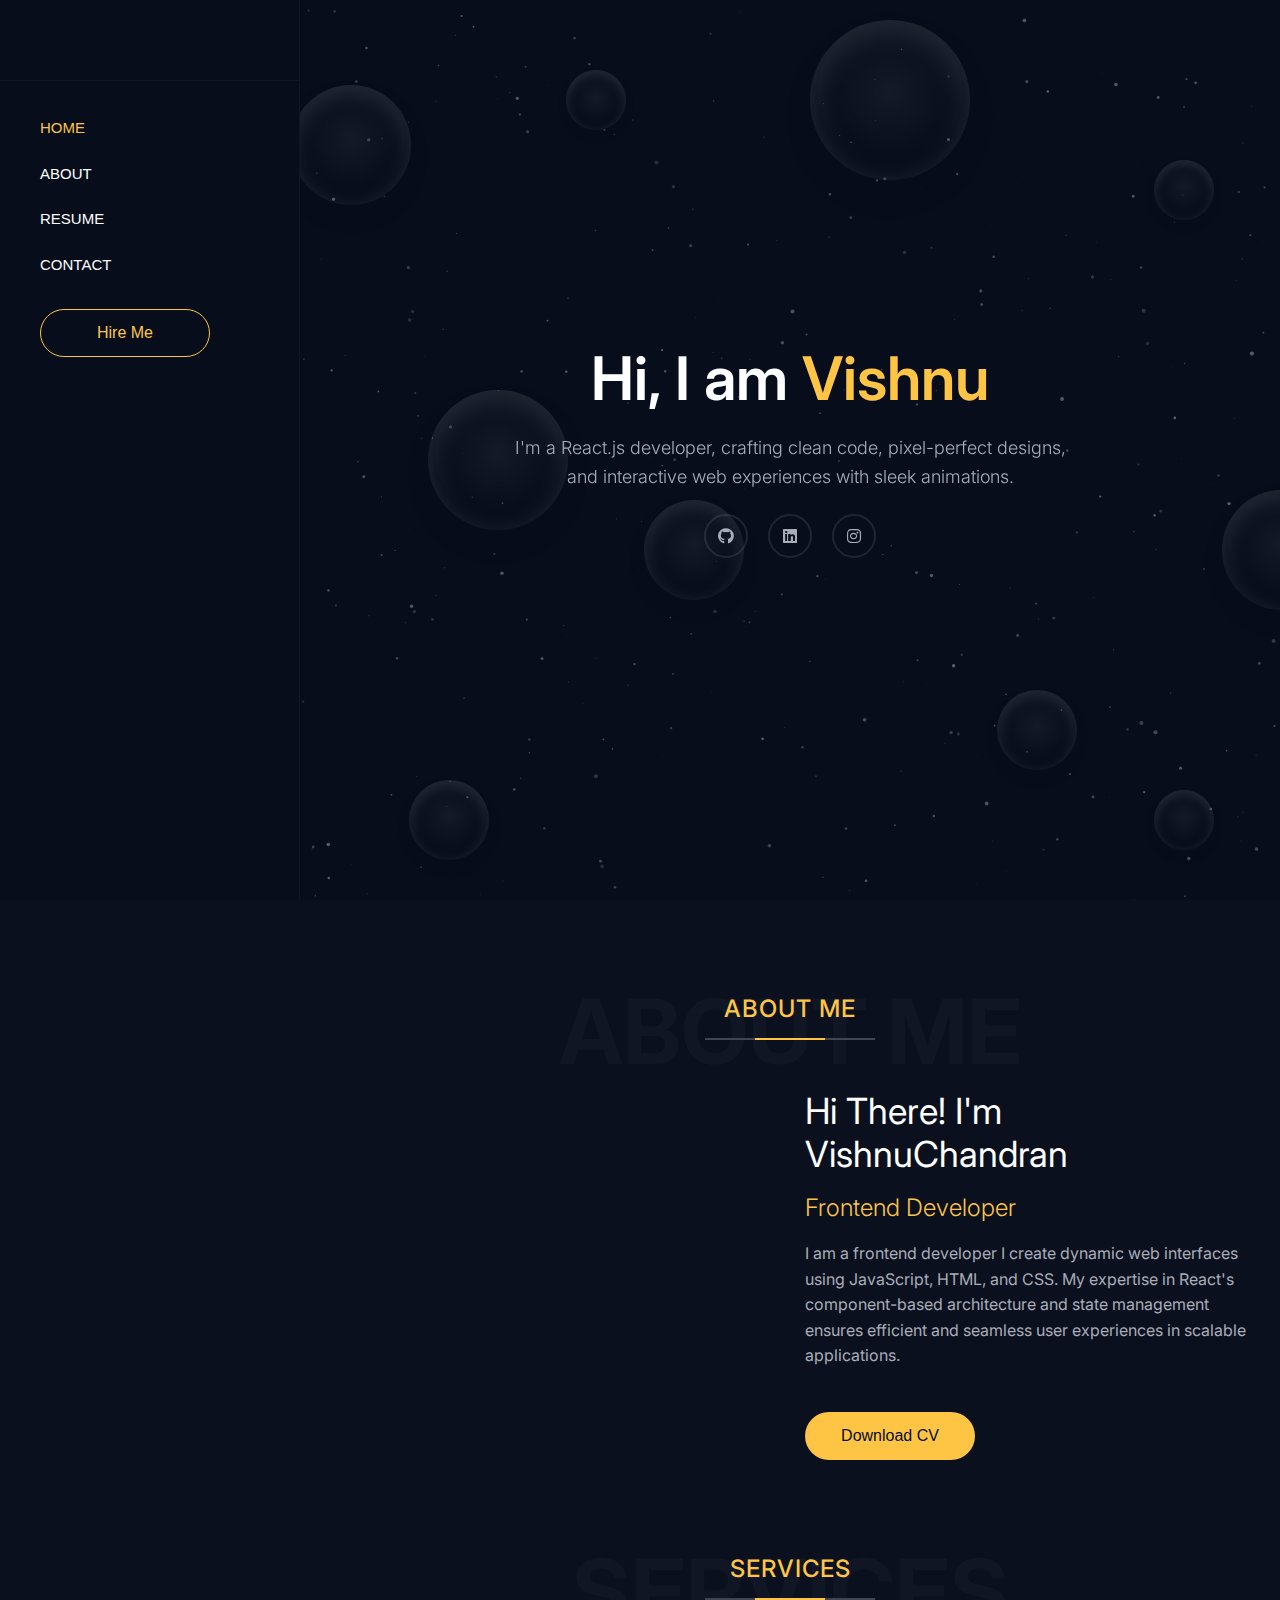
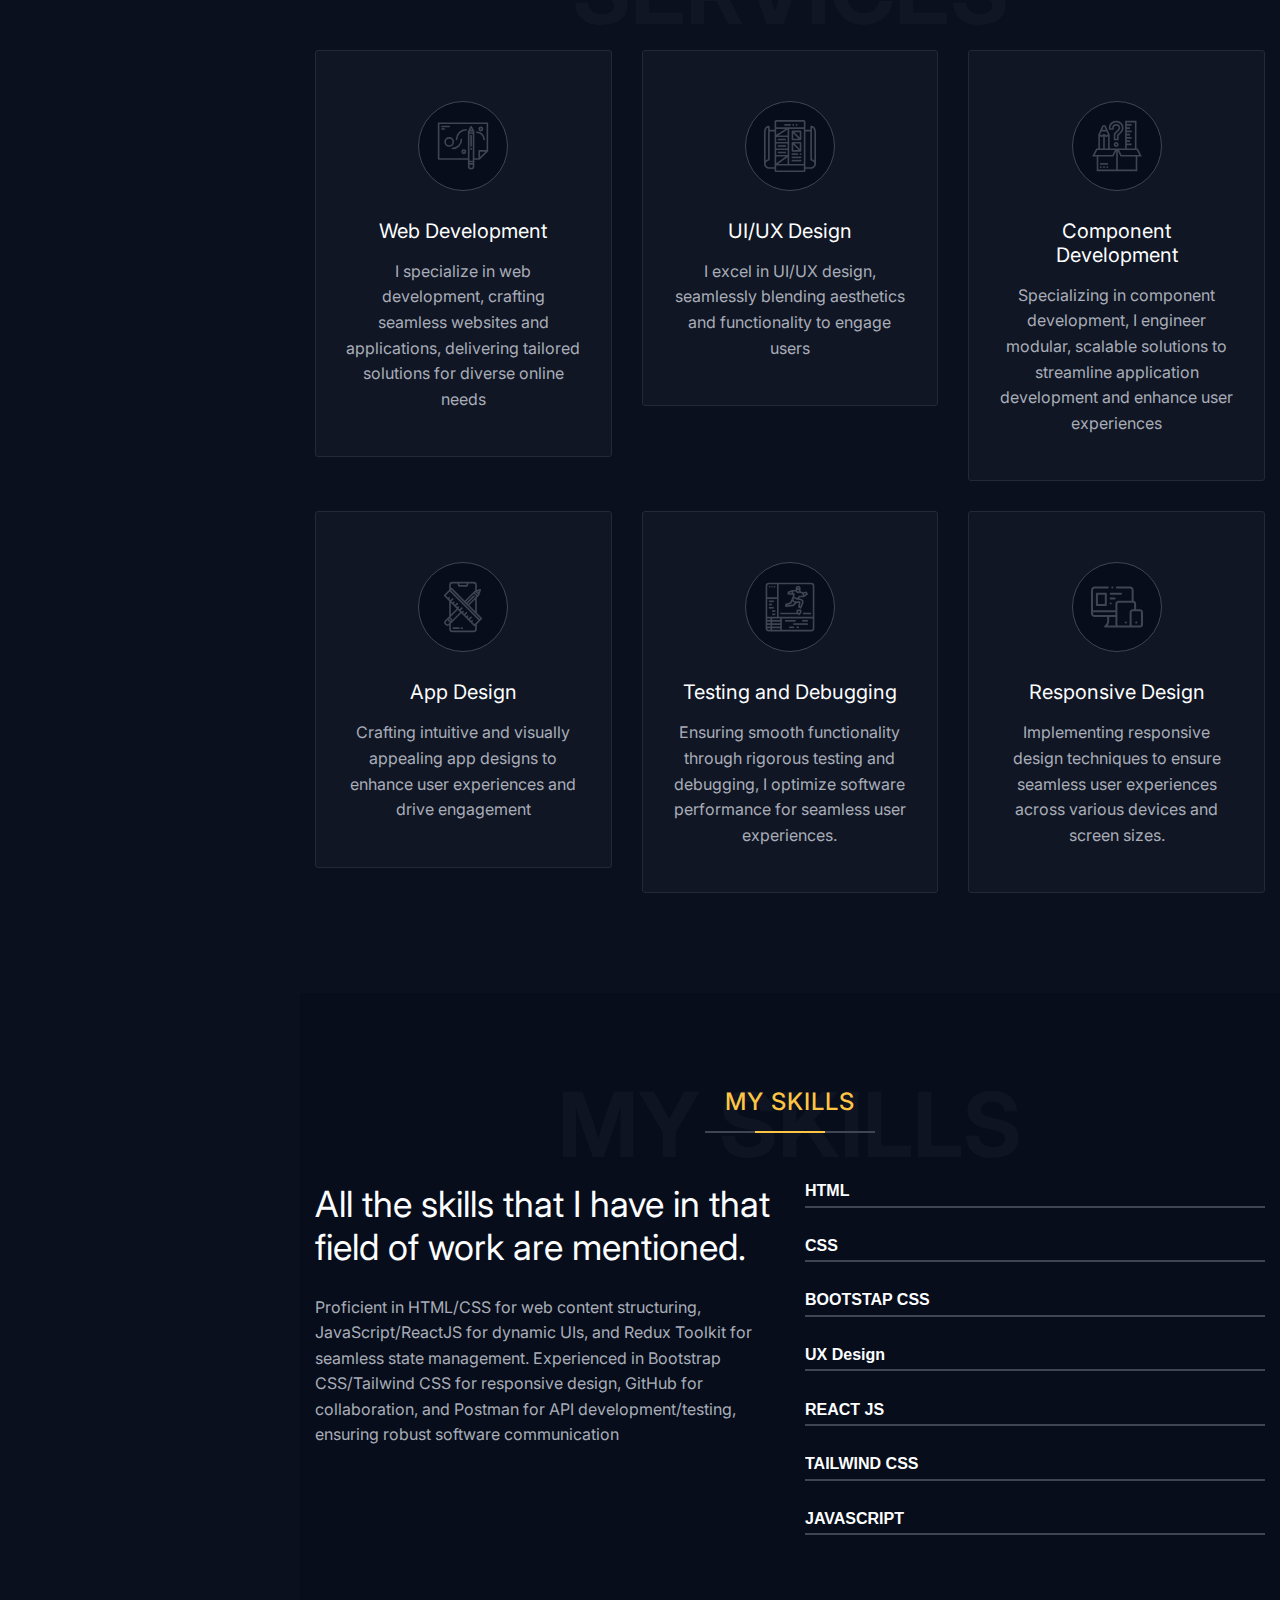
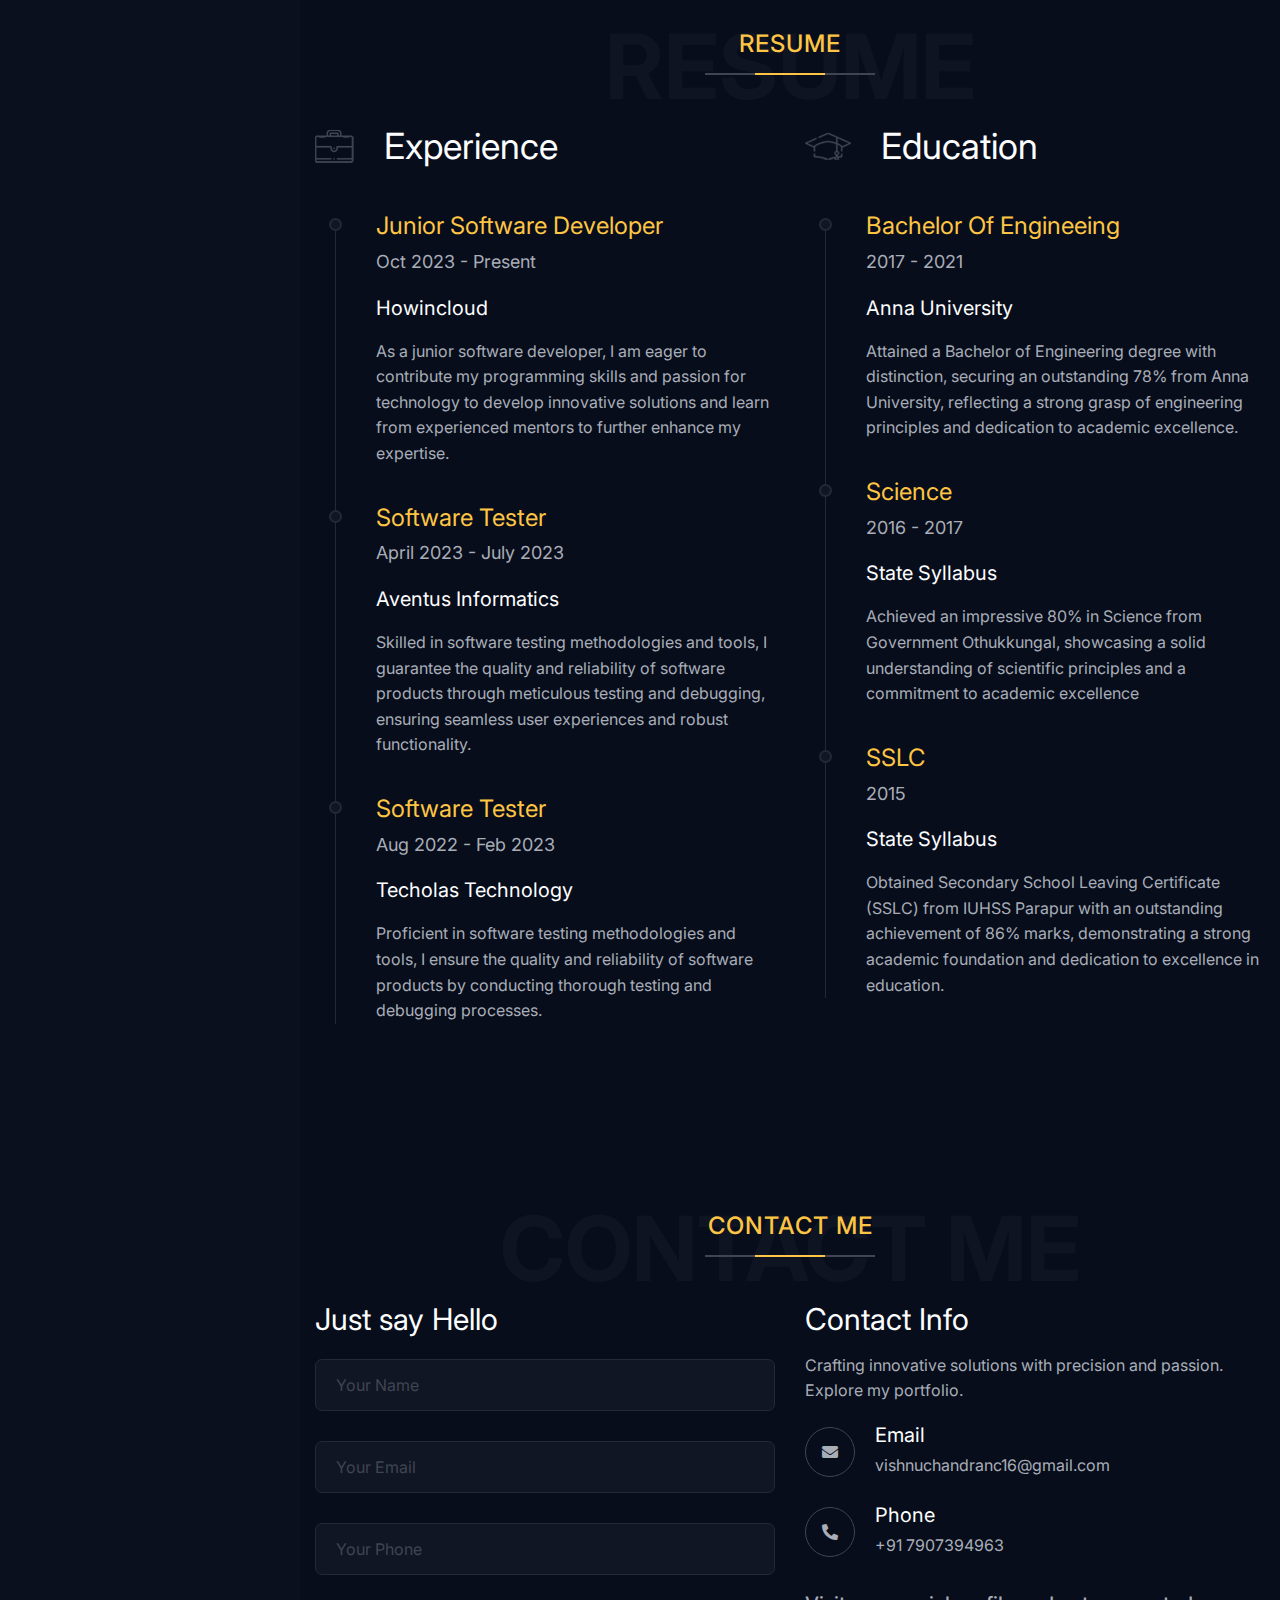
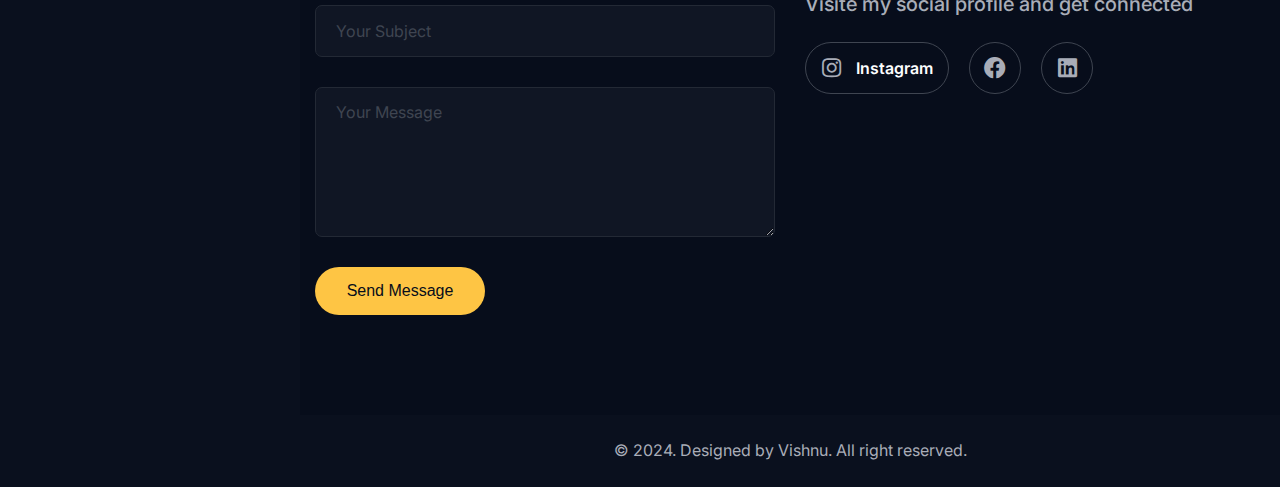
<file: www,websiteportfolio.com/davis-html.vercel.app/index2.html>
<!DOCTYPE html>
<html class="no-js" lang="en">



<meta http-equiv="content-type" content="text/html;charset=utf-8" />
<head>
  <!-- Meta Tags -->
  <meta charset="utf-8">
  <meta http-equiv="x-ua-compatible" content="ie=edge">
  <meta name="viewport" content="width=device-width, initial-scale=1">
  <meta name="author" content="Laralink">
  <title>Vishnu - Personal Portfolio</title>
  <!-- Favicon Icon -->
  <link rel="icon" href="assets/img/favicon.png" />
  <!-- Stylesheets -->
  <link rel="stylesheet" href="assets/css/bootstrap.min.css" />
  <link rel="stylesheet" href="assets/css/fontawesome.css" />
  <link rel="stylesheet" href="assets/css/slick.css" />
  <link rel="stylesheet" href="assets/css/lightgallery.min.css" />
  <link rel="stylesheet" href="assets/css/animate.css" />
  <link rel="stylesheet" href="assets/css/style.css" />
  <script type="text/javascript" src="https://cdn.emailjs.com/dist/email.min.js"></script>
</head>

<body id="home" class="st-get-sidebar">
  <!-- Start Header Section -->
  <header class="st-site-header st-style2 st-sticky-header">
    <div class="st-main-header">
      <div class="container">
        <div class="st-main-header-in">
          <div class="st-main-header-left">
            <!-- <div class="st-header-author"><img src="assets/img/section/hero-img.jpg" alt=""></div> -->
          </div>
          <div class="st-main-header-right">
            <div class="st-nav">
              <ul class="st-nav-list st-onepage-nav">
                <li><a href="#home" class="st-smooth-move">Home</a></li>
                <li><a href="#about" class="st-smooth-move">About</a></li>
                <li><a href="#resume" class="st-smooth-move">Resume</a></li>
                <!-- <li><a href="#portfolio" class="st-smooth-move">Portfolio</a></li> -->
                <!-- <li><a href="#blog" class="st-smooth-move">Blog</a></li> -->
                <li><a href="#contact" class="st-smooth-move">Contact</a></li>
              </ul>
              <div class="st-hero-btn">
                <a href="#contact" class="st-btn st-style2 st-color1 st-btn-md st-smooth-move">Hire me</a>
              </div>
            </div>
          </div>
        </div>
      </div>
    </div>
  </header>
  <!-- End Header Section -->

  <!-- Start Hero Seciton -->
  <section class="st-hero st-style2">
    <div class="container">
      <div class="st-hero-text">
        <h1>Hi, I am <span>Vishnu</span></h1>
        <p>I'm a React.js developer, crafting clean code, pixel-perfect designs, <br>and interactive web experiences with sleek animations.</p>
        <div class="st-hero-social-links">

          <a href="https://github.com/vishnuchandran9847" target="_blank" class="st-social-btn">
            <i class="fab fa-github"></i>
          </a>
          <a href="https://www.linkedin.com/in/vishnu-c-4b3b24193/" target="_blank" class="st-social-btn">
            <!-- <i class="fab fa-twitter"></i> -->
            <i class="fab fa-linkedin"></i>
          </a>
          <a href="https://www.instagram.com/__vishnuchandran?igsh=MXJ5d3J2YzNuZG5yYw==" target="_blank" class="st-social-btn">
            <!-- <i class="fab fa-twitter"></i> -->
            <i class="fab fa-instagram"></i>
          </a>
         
          
        </div>
      </div>
    </div>
    <div id="background-wrap">
      <div class="bubble x1"></div>
      <div class="bubble x2"></div>
      <div class="bubble x3"></div>
      <div class="bubble x4"></div>
      <div class="bubble x5"></div>
      <div class="bubble x6"></div>
      <div class="bubble x7"></div>
      <div class="bubble x8"></div>
      <div class="bubble x9"></div>
      <div class="bubble x10"></div>
    </div>
    <div id="particles-js"></div>
  </section>
  <!-- End Hero Seciton -->

  <!-- Start About Seciton -->
  <section id="about" class="st-about-wrap">
    <div class="st-height-b100 st-height-lg-b80"></div>
    <div class="container">
      <div class="st-section-heading st-style1">
        <h4 class="st-section-heading-title">ABOUT ME</h4>
        <h2 class="st-section-heading-subtitle">ABOUT ME</h2>
      </div>
      <div class="st-height-b25 st-height-lg-b25"></div>
    </div>
    <div class="container">
      <div class="row">
        <div class="col-lg-6 wow fadeInLeft">
          <div class="st-about-img-wrap">
            <!-- <div class="st-about-img st-dynamic-bg st-bg" data-src="assets/img/section/about.jpg"></div> -->
          </div>
          <div class="st-height-b0 st-height-lg-b30"></div>
        </div>
        <div class="col-lg-6">
          <div class="st-vertical-middle">
            <div class="st-vertical-middle-in">
              <div class="st-text-block st-style1">
                <h2 class="st-text-block-title">Hi There! I'm VishnuChandran</h2>
                <h4 class="st-text-block-subtitle">Frontend Developer</h4>
                <div class="st-text-block-text">
                  <p>I am a frontend developer I create dynamic web interfaces using JavaScript, HTML, and CSS. My expertise in React's component-based architecture and state management ensures efficient and seamless user experiences in scalable applications.</p>
                </div>
                <!-- <ul class="st-text-block-details st-mp0">
                  <li><span>Birthday</span> : <span>May 07, 1990</span></li>
                  <li><span>Phone</span> : <span>+1 876-369-9009</span></li>
                  <li><span>Email</span> : <span>devis@example.com</span></li>
                  <li><span>From</span> : <span>2661 Hich meadow lane bear creek</span></li>
                  <li><span>Language</span> : <span>English, Germanic</span></li>
                  <li><span>Freelance</span> : <span>Available</span></li>
                </ul> -->
                <div class="st-text-block-btn">
                  <a href="assets/img/pdf/Vishnu Chandran (1).pdf" target="_blank" class="st-btn st-style1 st-color1">Download CV</a>
                </div>
              </div>
            </div>
          </div>
        </div>
      </div>
    </div>
  </section>
  <!-- End About Seciton -->

  <!-- Start Service Seciton -->
  <section>
    <div class="st-height-b100 st-height-lg-b80"></div>
    <div class="container">
      <div class="st-section-heading st-style1">
        <h4 class="st-section-heading-title">SERVICES</h4>
        <h2 class="st-section-heading-subtitle">SERVICES</h2>
      </div>
      <div class="st-height-b25 st-height-lg-b25"></div>
    </div>

    <!-- Iconbox Container -->

    <div class="container">
      <div class="row">
        <div class="col-lg-4 col-md-6">
          <div class="st-iconbox st-style1">
            <div class="st-iconbox-icon">
              <svg viewBox="0 0 512 512">
                <g>
                  <path d="m336 144a8 8 0 0 0 -8 8v104a8 8 0 0 0 16 0v-104a8 8 0 0 0 -8-8z" />
                  <path d="m336 272a8 8 0 0 0 -8 8v8a8 8 0 0 0 16 0v-8a8 8 0 0 0 -8-8z" />
                  <path
                    d="m496 24h-480a8 8 0 0 0 -8 8v352a8 8 0 0 0 8 8h288v64a32 32 0 0 0 64 0v-64h48a8.008 8.008 0 0 0 5.66-2.34l80-80a8.008 8.008 0 0 0 2.34-5.66v-272a8 8 0 0 0 -8-8zm-144 432a16 16 0 0 1 -32 0v-16h32zm0-32h-32v-8h32zm0-24h-32v-264h32zm0-280h-32v-6.11l.94-1.89h30.12l.94 1.89zm-23.06-24 7.06-14.11 7.06 14.11zm95.06 268.69v-52.69h52.69zm64-68.69h-72a8 8 0 0 0 -8 8v72h-40v-264a8.081 8.081 0 0 0 -.84-3.58l-24-48a8.009 8.009 0 0 0 -14.32 0l-24 48a8.081 8.081 0 0 0 -.84 3.58v264h-280v-336h464z" />
                  <path d="m48 72h72a8 8 0 0 0 0-16h-72a8 8 0 0 0 0 16z" />
                  <path d="m80 88a8 8 0 0 0 -8-8h-24a8 8 0 0 0 0 16h24a8 8 0 0 0 8-8z" />
                  <path
                    d="m288 88a104.118 104.118 0 0 0 -104 104 8 8 0 0 0 16 0 88.1 88.1 0 0 1 88-88 8 8 0 0 0 0-16z" />
                  <path
                    d="m240 184a8 8 0 0 0 -8 8 80.091 80.091 0 0 1 -80 80 8 8 0 0 0 0 16 96.108 96.108 0 0 0 96-96 8 8 0 0 0 -8-8z" />
                  <path
                    d="m456 192a8 8 0 0 0 16 0 80.091 80.091 0 0 0 -80-80 8 8 0 0 0 0 16 64.072 64.072 0 0 1 64 64z" />
                  <path
                    d="m168 216a48 48 0 1 0 -48 48 48.053 48.053 0 0 0 48-48zm-48 32a32 32 0 1 1 32-32 32.036 32.036 0 0 1 -32 32z" />
                  <path
                    d="m264 288a24 24 0 1 0 24 24 24.028 24.028 0 0 0 -24-24zm0 32a8 8 0 1 1 8-8 8.009 8.009 0 0 1 -8 8z" />
                  <path
                    d="m432 112a24 24 0 1 0 -24-24 24.028 24.028 0 0 0 24 24zm0-32a8 8 0 1 1 -8 8 8.009 8.009 0 0 1 8-8z" />
                </g>
              </svg>
            </div>
            <h2 class="st-iconbox-title">Web Development</h2>
            <div class="st-iconbox-text">I specialize in web development, crafting seamless websites and applications, delivering tailored solutions for diverse online needs</div>
          </div>
          <div class="st-height-b30 st-height-lg-b30"></div>
        </div><!-- .col -->
        <div class="col-lg-4 col-md-6">
          <div class="st-iconbox st-style1">
            <div class="st-iconbox-icon">
              <svg viewBox="0 0 512 512">
                <g>
                  <g>
                    <path d="M360,104h-80c-4.418,0-8,3.582-8,8v80c0,4.418,3.582,8,8,8h80c4.418,0,8-3.582,8-8v-80C368,107.582,364.418,104,360,104z
                  M288,184v-52.693L340.693,184H288z M352,172.68L299.32,120H352V172.68z" />
                  </g>
                </g>
                <g>
                  <g>
                    <path d="M360,216h-80c-4.418,0-8,3.582-8,8v80c0,4.418,3.582,8,8,8h80c4.418,0,8-3.582,8-8v-80C368,219.582,364.418,216,360,216z
                  M288,296v-52.685L340.685,296H288z M352,284.688L299.312,232H352V284.688z" />
                  </g>
                </g>
                <g>
                  <g>
                    <rect x="272" y="328" width="64" height="16" />
                  </g>
                </g>
                <g>
                  <g>
                    <rect x="352" y="328" width="16" height="16" />
                  </g>
                </g>
                <g>
                  <g>
                    <rect x="272" y="360" width="96" height="16" />
                  </g>
                </g>
                <g>
                  <g>
                    <rect x="272" y="392" width="96" height="16" />
                  </g>
                </g>
                <g>
                  <g>
                    <rect x="136" y="184" width="80" height="16" />
                  </g>
                </g>
                <g>
                  <g>
                    <rect x="136" y="248" width="80" height="16" />
                  </g>
                </g>
                <g>
                  <g>
                    <rect x="136" y="312" width="80" height="16" />
                  </g>
                </g>
                <g>
                  <g>
                    <path d="M464,56c-4.418,0-8,3.582-8,8v32h-48V16c0-8.837-7.163-16-16-16H120c-8.837,0-16,7.163-16,16v80H56V64
                 c0-4.418-3.582-8-8-8c-0.48,0-48,0.728-48,64v312c0,30.504,30.4,44.632,46.4,47.84c0.526,0.111,1.062,0.165,1.6,0.16h56v16
                 c0,8.837,7.163,16,16,16h272c8.837,0,16-7.163,16-16v-16h56c0.538,0.005,1.074-0.049,1.6-0.16c16-3.208,46.4-17.336,46.4-47.84
                 V120C512,56.728,464.48,56,464,56z M16,120c0-32.64,14.4-43.088,24-46.4v312.232c-8.773,2.722-16.927,7.139-24,13V120z M104,464
                 H48.88C44.104,462.856,16,455.128,16,432c0-24.96,32.248-31.88,33.6-32.16c3.725-0.76,6.401-4.038,6.4-7.84V112h48V464z M120,88
                 h92.12L120,145.543V88z M232,94.447V152h-92.136L232,94.447z M120,168h112v48H120V168z M120,232h112v48H120V232z M120,296h112v48
                 H120V296z M120,360h94.186L120,424.724V360z M232,367.172V432h-94.337L232,367.172z M392,496H120v-48h272V496z M392,432H248V88
                 h144V432z M392,72H120V16h272V72z M463.136,464H408V112h48v280c-0.001,3.802,2.675,7.08,6.4,7.84
                 c0.368,0.072,33.6,7.008,33.6,32.16C496,455.256,468.072,462.84,463.136,464z M496,398.832c-7.073-5.861-15.227-10.278-24-13V73.6
                 c9.496,3.32,24,13.776,24,46.4V398.832z" />
                  </g>
                </g>
                <g>
                  <g>
                    <rect x="200" y="40" width="64" height="16" />
                  </g>
                </g>
                <g>
                  <g>
                    <rect x="280" y="40" width="16" height="16" />
                  </g>
                </g>
                <g>
                  <g>
                    <rect x="312" y="40" width="16" height="16" />
                  </g>
                </g>
              </svg>
            </div>
            <h2 class="st-iconbox-title">UI/UX Design</h2>
            <div class="st-iconbox-text">I excel in UI/UX design, seamlessly blending aesthetics and functionality to engage users</div>
          </div>
          <div class="st-height-b30 st-height-lg-b30"></div>
        </div><!-- .col -->
        <div class="col-lg-4 col-md-6">
          <div class="st-iconbox st-style1">
            <div class="st-iconbox-icon">
              <svg viewBox="0 0 64 64">
                <path
                  d="m62.618 45-5-10h-1.618v-34h-14v34h-19v-17.217l-4.676-10.286c-.413-.909-1.325-1.497-2.324-1.497s-1.911.588-2.324 1.496l-4.676 10.287v17.217h-2.618l-5 10h5.618v18h50v-18zm-18.618-14h6v-2h-6v-2h4v-2h-4v-2h6v-2h-6v-2h4v-2h-4v-2h6v-2h-6v-2h4v-2h-4v-2h6v-2h-6v-2h10v32h-10zm12.382 6 3 6h-21.764l-3-6zm-39.387-2v-15.132l2.002 1.333 2.003-1.334v15.133zm3.743-17.361-1.741 1.159-3.002-2.001-2.998 2-1.735-1.158 1.654-3.639h6.167zm-5.242-9.316c.18-.393.828-.394 1.008.001l1.67 3.676h-4.349zm-4.496 11.547 1.997 1.333 1.998-1.333v15.13h-3.995zm-3.382 17.13h21.764l-3 6h-21.764zm1.382 8h18.618l3.382-6.764v22.764h-22zm46 16h-22v-22.764l3.382 6.764h18.618z" />
                <path d="m19 57h2v2h-2z" />
                <path d="m11 57h2v2h-2z" />
                <path d="m15 57h2v2h-2z" />
                <path d="m11 53h10v2h-10z" />
                <path
                  d="m28 9.657c0-1.465 1.192-2.657 2.657-2.657h.686c1.465 0 2.657 1.192 2.657 2.657 0 .709-.276 1.376-.778 1.879l-5.222 5.222v8.242h6v-5.758l3.464-3.464c1.636-1.635 2.536-3.809 2.536-6.121 0-4.773-3.884-8.657-8.657-8.657h-.686c-4.773 0-8.657 3.884-8.657 8.657v2.343h6zm-2 0v.343h-2v-.343c0-3.671 2.986-6.657 6.657-6.657h.686c3.671 0 6.657 2.986 6.657 6.657 0 1.777-.692 3.449-1.95 4.707l-4.05 4.05v4.586h-2v-5.414l4.637-4.636c.879-.881 1.363-2.051 1.363-3.293 0-2.568-2.089-4.657-4.657-4.657h-.686c-2.568 0-4.657 2.089-4.657 4.657z" />
                <path
                  d="m28 30c0 1.654 1.346 3 3 3s3-1.346 3-3-1.346-3-3-3-3 1.346-3 3zm4 0c0 .552-.448 1-1 1s-1-.448-1-1 .448-1 1-1 1 .448 1 1z" />
              </svg>
            </div>
            <h2 class="st-iconbox-title">Component Development</h2>
            <div class="st-iconbox-text">Specializing in component development, I engineer modular, scalable solutions to streamline application development and enhance user experiences</div>
          </div>
          <div class="st-height-b30 st-height-lg-b30"></div>
        </div><!-- .col -->
        <div class="col-lg-4 col-md-6">
          <div class="st-iconbox st-style1">
            <div class="st-iconbox-icon">
              <svg viewBox="0 0 512 512">
                <g>
                  <path d="M216,456H160a8,8,0,0,0,0,16h56a8,8,0,0,0,0-16Z" />
                  <path d="M248,456h-8a8,8,0,0,0,0,16h8a8,8,0,0,0,0-16Z" />
                  <path
                    d="M442.68,363.48,392,312.8V165.27l22.4-22.4a7.953,7.953,0,0,0,1.93-3.13L433.3,88.82A8,8,0,0,0,423.18,78.7L392,89.09V40A32.042,32.042,0,0,0,360,8H152a32.042,32.042,0,0,0-32,32V86.53L69.32,137.21a8,8,0,0,0,0,11.31L120,199.2V346.74L80.63,386.11A32.005,32.005,0,0,0,120,436.01V472a32.042,32.042,0,0,0,32,32H360a32.042,32.042,0,0,0,32-32V425.47l50.68-50.68A8,8,0,0,0,442.68,363.48ZM413.06,98.94l-4.99,14.97-9.98-9.98Zm-31.95,10.64,21.31,21.31-.67,2-4.32,4.32-22.64-22.64,4.32-4.32ZM306.92,227.72l-5.66-5.66,67.88-67.88a8,8,0,1,0-11.32-11.32l-67.88,67.88-5.66-5.65,79.2-79.2,22.63,22.64-7.74,7.74-.05.05ZM376,181.27V296.8l-57.76-57.76ZM293.44,24l-4.5,16H222.25l-4-16ZM136,40a16.021,16.021,0,0,1,16-16h49.75l6.49,25.94A8,8,0,0,0,216,56h79a8,8,0,0,0,7.7-5.83L310.06,24H360a16.021,16.021,0,0,1,16,16V94.42l-3.74,1.25a7.953,7.953,0,0,0-3.13,1.93l-96.16,96.17L148.52,69.32a8,8,0,0,0-11.31,0L136,70.53ZM114.59,420.05a16.005,16.005,0,1,1-22.64-22.63l11.31-11.32,22.64,22.64Zm-.01-45.26,5.66-5.65,22.62,22.62-5.65,5.66Zm90.51-90.5,22.63,22.63-73.54,73.54-22.63-22.64ZM136,330.74V215.2l57.77,57.77ZM376,472a16.021,16.021,0,0,1-16,16H152a16.021,16.021,0,0,1-16-16V421.26L239.04,318.24,363.48,442.68a8,8,0,0,0,11.31,0l1.21-1.21Zm-6.86-46.29-22.63-22.63,5.66-5.66a8,8,0,0,0-11.32-11.31l-5.65,5.65-11.32-11.31,16.97-16.97a8,8,0,0,0-11.31-11.31l-16.97,16.97-11.32-11.32,5.66-5.65a8,8,0,0,0-11.31-11.32l-5.66,5.66L278.63,335.2l16.97-16.97a8,8,0,0,0-11.32-11.32l-16.97,16.97L256,312.57l5.66-5.66a8,8,0,1,0-11.32-11.31l-5.65,5.65a.035.035,0,0,1-.02-.01l-11.3-11.3,16.97-16.97a8,8,0,0,0-11.31-11.31l-16.97,16.97-11.29-11.29c-.01-.01-.01-.02-.02-.03l5.65-5.65a8,8,0,1,0-11.31-11.32L199.43,256l-11.31-11.31,16.97-16.97a8,8,0,0,0-11.32-11.32L176.8,233.37l-11.31-11.31,5.66-5.66a8,8,0,0,0-11.32-11.31l-5.65,5.66-11.32-11.32,16.97-16.97a8,8,0,0,0-11.31-11.31l-16.97,16.97L120.24,176.8l5.65-5.65a8,8,0,0,0-11.31-11.32l-5.66,5.66L86.29,142.86l39.6-39.59L408.73,386.11Zm50.91-50.92L137.21,91.95l5.65-5.66L267.29,210.72c.01.01.01.02.02.03s.02.01.03.02l16.93,16.94c.01,0,.01,0,.01.01s.01,0,.01.01l16.95,16.94c.01.01.01.02.02.03s.02.01.03.02l77.02,77.02a.234.234,0,0,0,.07.07l47.33,47.33Z" />
                </g>
              </svg>
            </div>
            <h2 class="st-iconbox-title">App Design</h2>
            <div class="st-iconbox-text">Crafting intuitive and visually appealing app designs to enhance user experiences and drive engagement</div>
          </div>
          <div class="st-height-b0 st-height-lg-b30"></div>
        </div><!-- .col -->
        <div class="col-lg-4 col-md-6">
          <div class="st-iconbox st-style1">
            <div class="st-iconbox-icon">
              <svg viewBox="0 0 512 512">
                <path
                  d="m48 496h416a32.036 32.036 0 0 0 32-32v-416a32.036 32.036 0 0 0 -32-32h-416a32.036 32.036 0 0 0 -32 32v416a32.036 32.036 0 0 0 32 32zm-16-32h32v16h-16a16.01833 16.01833 0 0 1 -16-16zm128-48h-80v-16h80zm0 16v16h-80v-16zm0 32v16h-80v-16zm0-80h-80v-16h80zm-32-32h-96v-176h96zm-64 16v16h-32v-16zm0 32v16h-32v-16zm0 32v16h-32v-16zm400 48h-288v-112h304v96a16.01833 16.01833 0 0 1 -16 16zm16-432v304h-336v-320h320a16.01833 16.01833 0 0 1 16 16zm-432-16h80v128h-96v-112a16.01833 16.01833 0 0 1 16-16z" />
                <path d="m208 384h104v16h-104z" />
                <path d="m288 416h144v16h-144z" />
                <path d="m248 448h48v16h-48z" />
                <path d="m320 448h24v16h-24z" />
                <path d="m376 384h56v16h-56z" />
                <circle cx="56" cy="56" r="8" />
                <circle cx="80" cy="56" r="8" />
                <circle cx="104" cy="56" r="8" />
                <path d="m384 312h80v16h-80z" />
                <path
                  d="m332.68652 328 5.65674 5.65674a7.99945 7.99945 0 0 0 11.31348 0l16-16a7.99877 7.99877 0 0 0 2.34326-5.65674v-24a7.99977 7.99977 0 0 0 -8-8h-32a7.99977 7.99977 0 0 0 -8 8v24h-160v16zm3.31348-32h16v12.68652l-8 8-8-8z" />
                <path d="m48 192h48v16h-48z" />
                <path d="m48 224h32v16h-32z" />
                <path d="m48 256h48v16h-48z" />
                <path d="m80 288h32v16h-32z" />
                <path d="m80 320h32v16h-32z" />
                <path
                  d="m210.66455 253.96094a8.00168 8.00168 0 0 0 6.21875 1.99023l72-8a7.99845 7.99845 0 0 0 4.77344-2.29443l29.65674-29.65674h19.24267l-6.44726 38.68457a7.99969 7.99969 0 0 0 4.31347 8.4707l16 8a8 8 0 0 0 10.93067-4.0039l20.14258-46.99951a33.75475 33.75475 0 0 0 -25.47608-46.59229l-17.37036-2.895 10.66483-10.66457h36.686a7.99948 7.99948 0 0 0 4.7998-1.6001l32-24a7.9996 7.9996 0 0 0 2.35547-9.97754l-8-16a7.99877 7.99877 0 0 0 -9.0957-4.18359l-29.49023 7.37256-25.2182-10.08716a23.96392 23.96392 0 0 0 .64886-5.52417v-27.05566a20.94358 20.94358 0 0 0 -30.31055-18.73291l-13.26709 6.6333a7.99924 7.99924 0 0 0 -4.42236 7.15527v24h-32a8.00164 8.00164 0 0 0 -2.97119.57227l-40 16a7.99975 7.99975 0 0 0 -5.02881 7.42773v16a7.99977 7.99977 0 0 0 8 8h45.75391l-5.36005 21.43921-22.33186 52.10718-44.5918 14.86425a8.00011 8.00011 0 0 0 -5.4702 7.58936v16a8.00089 8.00089 0 0 0 2.66455 5.96094zm162.64945-52.72022a17.73543 17.73543 0 0 1 -.52441 12.60791l-16.80078 39.20166-3.12647-1.56347 7.02881-42.17139a8.00034 8.00034 0 0 0 -7.89115-9.31543h-40.92871a20.1611 20.1611 0 0 1 -19.12647-26.53662l.96155-2.88464 32.12244 12.849a7.986 7.986 0 0 0 1.65729.45722l-.001.00616 32.7041 5.45069a17.7145 17.7145 0 0 1 13.9248 11.89891zm-21.314-57.24072a7.99877 7.99877 0 0 0 -5.65674 2.34326l-20.27 20.26953-28.61865-11.44726 6.30664-25.2251a8.0001 8.0001 0 0 0 -7.76125-9.94043h-8v-16h25.3761a23.97964 23.97964 0 0 0 37.033 11.17987l26.82165 10.72864 4.52291 18.09149zm-8-48a8 8 0 0 1 -16 0v-8h16zm69.85889 29.606-17.01984 12.76489-3.13751-12.55 18.01282-4.50348zm-77.01319-61.084a4.94339 4.94339 0 0 1 7.1543 4.42234v3.05566h-16v-3.05566zm-88.8457 52.8945 24-9.60022v12.18372h-24zm-24 120.34961 42.52979-14.17675a7.99955 7.99955 0 0 0 4.82324-4.438l8.81164-20.56055c.26654.43829.53235.877.81873 1.30664a36.07631 36.07631 0 0 0 20.894 14.91168l-17.54974 17.54975-60.32766 6.70312z" />
              </svg>
            </div>
            <h2 class="st-iconbox-title">Testing and Debugging</h2>
            <div class="st-iconbox-text">Ensuring smooth functionality through rigorous testing and debugging, I optimize software performance for seamless user experiences.</div>
          </div>
          <div class="st-height-b0 st-height-lg-b30"></div>
        </div><!-- .col -->
        <div class="col-lg-4 col-md-6">
          <div class="st-iconbox st-style1">
            <div class="st-iconbox-icon">
              <svg viewBox="0 0 512 512">
                <g id="XMLID_1568_">
                  <g id="XMLID_652_">
                    <path id="XMLID_676_"
                      d="m482 278h-37.673v-54c0-14.602-10.489-26.795-24.327-29.455v-104.529c0-19.859-16.157-36.016-36.017-36.016h-128.983c-5.522 0-10 4.477-10 10s4.478 10 10 10h128.983c8.832 0 16.017 7.185 16.017 16.016v103.984h-129.667c-16.542 0-30 13.458-30 30v63.228h-220.333v-197.212c0-8.831 7.185-16.016 16.017-16.016h128.983c5.522 0 10-4.477 10-10s-4.478-10-10-10h-128.983c-19.86 0-36.017 16.157-36.017 36.016v229.268c0 19.859 16.157 36.017 36.017 36.017h123.33v36.063c0 19.688-9.953 37.694-26.624 48.168-3.774 2.371-5.523 6.953-4.29 11.235 1.233 4.283 5.152 7.232 9.609 7.232h343.958c16.542 0 30-13.458 30-30v-119.999c0-16.542-13.458-30-30-30zm-211.667-64h143.994c5.514 0 10 4.486 10 10v54h-14.327c-16.542 0-30 13.458-30 30v120c0 3.506.61 6.87 1.72 10h-111.387c-5.514 0-10-4.486-10-10v-204c0-5.514 4.486-10 10-10zm-250.333 105.284v-12.057h220.333v28.073h-70.986-133.33c-8.832.001-16.017-7.184-16.017-16.016zm159.347 72.08v-36.063h60.986v72.699c0 3.506.61 6.87 1.72 10h-78.402c10.071-13.169 15.696-29.427 15.696-46.636zm312.653 36.636c0 5.514-4.486 10-10 10h-72c-5.514 0-10-4.486-10-10v-120c0-5.514 4.486-10 10-10h72c5.514 0 10 4.486 10 10z" />
                    <path id="XMLID_1626_"
                      d="m58 114.614c-5.522 0-10 4.477-10 10v112c0 5.523 4.478 10 10 10h88c5.522 0 10-4.477 10-10v-112c0-5.523-4.478-10-10-10zm78 112h-68v-92h68z" />
                    <path id="XMLID_1627_"
                      d="m194 134.614h101c5.522 0 10-4.477 10-10s-4.478-10-10-10h-101c-5.522 0-10 4.477-10 10s4.478 10 10 10z" />
                    <path id="XMLID_1628_"
                      d="m194 230.61c2.63 0 5.21-1.06 7.069-2.92 1.86-1.87 2.931-4.44 2.931-7.08 0-2.63-1.07-5.21-2.931-7.07-1.859-1.86-4.439-2.93-7.069-2.93s-5.21 1.07-7.07 2.93-2.93 4.44-2.93 7.07 1.069 5.21 2.93 7.08c1.86 1.86 4.44 2.92 7.07 2.92z" />
                    <path id="XMLID_1639_"
                      d="m194 182.614h37.5c5.522 0 10-4.477 10-10s-4.478-10-10-10h-37.5c-5.522 0-10 4.477-10 10s4.478 10 10 10z" />
                    <path id="XMLID_1674_"
                      d="m446 398c-2.63 0-5.21 1.069-7.07 2.93s-2.93 4.44-2.93 7.07 1.069 5.21 2.93 7.069c1.86 1.86 4.44 2.931 7.07 2.931s5.21-1.07 7.069-2.931c1.861-1.859 2.931-4.439 2.931-7.069s-1.07-5.21-2.931-7.07c-1.859-1.861-4.439-2.93-7.069-2.93z" />
                    <path id="XMLID_1677_"
                      d="m342.33 418c2.63 0 5.21-1.07 7.069-2.931 1.86-1.859 2.931-4.439 2.931-7.069s-1.07-5.21-2.931-7.07c-1.859-1.86-4.439-2.93-7.069-2.93s-5.21 1.069-7.07 2.93-2.93 4.44-2.93 7.07 1.069 5.21 2.93 7.069c1.86 1.861 4.44 2.931 7.07 2.931z" />
                    <path id="XMLID_1681_"
                      d="m210 74c2.63 0 5.21-1.07 7.069-2.93 1.861-1.86 2.931-4.44 2.931-7.07s-1.07-5.21-2.931-7.07c-1.859-1.86-4.439-2.93-7.069-2.93s-5.21 1.07-7.07 2.93-2.93 4.44-2.93 7.07 1.069 5.21 2.93 7.07 4.44 2.93 7.07 2.93z" />
                  </g>
                </g>
              </svg>
            </div>
            <h2 class="st-iconbox-title">Responsive Design</h2>
            <div class="st-iconbox-text">Implementing responsive design techniques to ensure seamless user experiences across various devices and screen sizes.</div>
          </div>
          <div class="st-height-b0 st-height-lg-b30"></div>
        </div><!-- .col -->
      </div>
    </div>
    <div class="st-height-b100 st-height-lg-b80"></div>
  </section>
  <!-- End Service Seciton -->

  <!-- Start Skill Seciton -->
  <section class="st-dark-bg">
    <div class="st-height-b100 st-height-lg-b80"></div>
    <div class="container">
      <div class="st-section-heading st-style1">
        <h4 class="st-section-heading-title">MY SKILLS</h4>
        <h2 class="st-section-heading-subtitle">MY SKILLS</h2>
      </div>
      <div class="st-height-b25 st-height-lg-b25"></div>
    </div>

    <div class="container">
      <div class="row">
        <div class="col-lg-6">
          <div class="st-skill-wrap">
            <div class="st-skill-heading">
              <h2 class="st-skill-title">All the skills that I have in that field
                of work are mentioned.</h2>
              <div class="st-skill-subtitle">Proficient in HTML/CSS for web content structuring, JavaScript/ReactJS for dynamic UIs, and Redux Toolkit for seamless state management. Experienced in Bootstrap CSS/Tailwind CSS for responsive design, GitHub for collaboration, and Postman for API development/testing, ensuring robust software communication <br><br>
              </div>
            </div><!-- .st-skill-heading -->
          </div>
        </div>

        <!-- Progressbar -->

        <div class="col-lg-6">
          <div class="st-height-b0 st-height-lg-b30"></div>
          <div class="st-progressbar-wrap">
            <div class="st-single-progressbar">
              <div class="st-progressbar-heading">
                <h3 class="st-progressbar-title">HTML</h3>
                <div class="st-progressbar-percentage wow fadeInLeft" data-wow-duration="1.5s"
                    data-wow-delay="0.5s">98%</div>
              </div>
              <div class="st-progressbar" data-progress="95">
                <div class="st-progressbar-in wow fadeInLeft"></div>
              </div>
            </div><!-- .st-single-progressbar -->
            <div class="st-height-b30 st-height-lg-b20"></div>
            <div class="st-single-progressbar">
              <div class="st-progressbar-heading">
                <h3 class="st-progressbar-title">CSS</h3>
                <div class="st-progressbar-percentage wow fadeInLeft" data-wow-duration="1.5s"
                    data-wow-delay="0.5s">95%</div>
              </div>
              <div class="st-progressbar" data-progress="75">
                <div class="st-progressbar-in wow fadeInLeft"></div>
              </div>
            </div><!-- .st-single-progressbar -->
            <div class="st-height-b30 st-height-lg-b20"></div>
            <div class="st-single-progressbar">
              <div class="st-progressbar-heading">
                <h3 class="st-progressbar-title">BOOTSTAP CSS</h3>
                <div class="st-progressbar-percentage wow fadeInLeft" data-wow-duration="1.5s"
                    data-wow-delay="0.5s">90%</div>
              </div>
              <div class="st-progressbar" data-progress="90">
                <div class="st-progressbar-in wow fadeInLeft"></div>
              </div>
            </div><!-- .st-single-progressbar -->
            <div class="st-height-b30 st-height-lg-b20"></div>
            <div class="st-single-progressbar">
              <div class="st-progressbar-heading">
                <h3 class="st-progressbar-title">UX Design</h3>
                <div class="st-progressbar-percentage wow fadeInLeft" data-wow-duration="1.5s"
                    data-wow-delay="0.5s">90%</div>
              </div>
              <div class="st-progressbar" data-progress="85">
                <div class="st-progressbar-in wow fadeInLeft"></div>
              </div>
            </div><!-- .st-single-progressbar -->
            <div class="st-height-b30 st-height-lg-b20"></div>
            <div class="st-single-progressbar">
              <div class="st-progressbar-heading">
                <h3 class="st-progressbar-title">REACT JS</h3>
                <div class="st-progressbar-percentage wow fadeInLeft" data-wow-duration="1.5s"
                    data-wow-delay="0.5s">80%</div>
              </div>
              <div class="st-progressbar" data-progress="80">
                <div class="st-progressbar-in wow fadeInLeft"></div>
              </div>
            </div><!-- .st-single-progressbar -->
            <div class="st-height-b30 st-height-lg-b20"></div>
            <div class="st-single-progressbar">
              <div class="st-progressbar-heading">
                <h3 class="st-progressbar-title">TAILWIND CSS</h3>
                <div class="st-progressbar-percentage wow fadeInLeft" data-wow-duration="1.5s"
                    data-wow-delay="0.5s">90%</div>
              </div>
              <div class="st-progressbar" data-progress="90">
                <div class="st-progressbar-in wow fadeInLeft"></div>
              </div>
            </div>
            <div class="st-height-b30 st-height-lg-b20"></div>
            <div class="st-single-progressbar">
              <div class="st-progressbar-heading">
                <h3 class="st-progressbar-title">JAVASCRIPT</h3>
                <div class="st-progressbar-percentage wow fadeInLeft" data-wow-duration="1.5s"
                    data-wow-delay="0.5s">70%</div>
              </div>
              <div class="st-progressbar" data-progress="90">
                <div class="st-progressbar-in wow fadeInLeft"></div>
              </div>
            </div><!-- .st-single-progressbar -->
          </div>
        </div>
      </div>
    </div>
  </section>
  <!-- End Skill Seciton -->

  <!-- Start Resume Seciton -->
  <section id="resume" class="st-dark-bg">
    <div class="st-height-b100 st-height-lg-b80"></div>
    <div class="container">
      <div class="st-section-heading st-style1">
        <h4 class="st-section-heading-title">RESUME</h4>
        <h2 class="st-section-heading-subtitle">RESUME</h2>
      </div>
      <div class="st-height-b25 st-height-lg-b25"></div>
    </div>
    <div class="container">
      <div class="row">
        <!-- Experience -->
        <div class="col-lg-6">
          <div class="st-resume-wrap">
            <div class="st-resume-heading">
              <img src="assets/img/icon/resume-icon1.png" alt="resume-icon">
              <h2 class="st-resume-heading-title">Experience</h2>
            </div>

            <div class="st-height-b50 st-height-lg-b30"></div>

            <div class="st-resume-timeline-wrap">
              <div class="st-resume-timeline">
                <h3 class="st-resume-timeline-title">Junior Software Developer</h3>
                <div class="st-resume-timeline-duration">Oct 2023 - Present</div>
                <h4 class="st-resume-timeline-subtitle">Howincloud</h4>
                <div class="st-resume-timeline-text">
                  <p>As a junior software developer, I am eager to contribute my programming skills and passion for technology to develop innovative solutions and learn from experienced mentors to further enhance my expertise.</p>
                </div>
              </div> <!-- st-resume-timeline -->
              <div class="st-height-b50 st-height-lg-b30"></div>
              <div class="st-resume-timeline">
                <h3 class="st-resume-timeline-title">Software Tester</h3>
                <div class="st-resume-timeline-duration">April 2023 - July 2023</div>
                <h4 class="st-resume-timeline-subtitle">Aventus Informatics</h4>
                <div class="st-resume-timeline-text">
                  <p>Skilled in software testing methodologies and tools, I guarantee the quality and reliability of software products through meticulous testing and debugging, ensuring seamless user experiences and robust functionality.</p>
                </div>
              </div> <!-- st-resume-timeline -->
              <div class="st-height-b50 st-height-lg-b30"></div>
              <div class="st-resume-timeline">
                <h3 class="st-resume-timeline-title">Software Tester</h3>
                <div class="st-resume-timeline-duration">Aug 2022 - Feb 2023</div>
                <h4 class="st-resume-timeline-subtitle">Techolas Technology</h4>
                <div class="st-resume-timeline-text">
                  <p>Proficient in software testing methodologies and tools, I ensure the quality and reliability of software products by conducting thorough testing and debugging processes.</p>
                </div>
              </div> <!-- st-resume-timeline -->
            </div>
          </div>
        </div>

        <!-- Education -->
        <div class="col-lg-6">

          <div class="st-height-b0 st-height-lg-b50"></div>
          <div class="st-resume-wrap">
            <div class="st-resume-heading">
              <img src="assets/img/icon/resume-icon2.png" alt="resume-icon">
              <h2 class="st-resume-heading-title">Education</h2>
            </div>
            <div class="st-height-b50 st-height-lg-b30"></div>

            <div class="st-resume-timeline-wrap">
              <div class="st-resume-timeline">
                <h3 class="st-resume-timeline-title">Bachelor Of Engineeing</h3>
                <div class="st-resume-timeline-duration">2017 - 2021</div>
                <h4 class="st-resume-timeline-subtitle">Anna University</h4>
                <div class="st-resume-timeline-text">
                  <p>Attained a Bachelor of Engineering degree with distinction, securing an outstanding 78% from Anna University, reflecting a strong grasp of engineering principles and dedication to academic excellence.</p>
                </div>
              </div> <!-- st-resume-timeline -->
              <div class="st-height-b50 st-height-lg-b30"></div>
              <div class="st-resume-timeline">
                <h3 class="st-resume-timeline-title">Science</h3>
                <div class="st-resume-timeline-duration">2016 - 2017</div>
                <h4 class="st-resume-timeline-subtitle">State Syllabus</h4>
                <div class="st-resume-timeline-text">
                  <p>Achieved an impressive 80% in Science from Government Othukkungal, showcasing a solid understanding of scientific principles and a commitment to academic excellence</p>
                </div>
              </div> <!-- st-resume-timeline -->
              <div class="st-height-b50 st-height-lg-b30"></div>
              <div class="st-resume-timeline">
                <h3 class="st-resume-timeline-title">SSLC</h3>
                <div class="st-resume-timeline-duration">2015</div>
                <h4 class="st-resume-timeline-subtitle">State Syllabus</h4>
                <div class="st-resume-timeline-text">
                  <p>Obtained Secondary School Leaving Certificate (SSLC) from IUHSS Parapur with an outstanding achievement of 86% marks, demonstrating a strong academic foundation and dedication to excellence in education.</p>
                </div>
              </div> <!-- st-resume-timeline -->
            </div>
          </div>
        </div>
      </div>
    </div>
    <div class="st-height-b100 st-height-lg-b80"></div>
  </section>
  <!-- End Resume Seciton -->

  <!-- Start Portfolio Seciton -->
  <!-- <section id="portfolio">
    <div class="st-height-b100 st-height-lg-b80"></div>
    <div class="container">
      <div class="st-section-heading st-style1">
        <h4 class="st-section-heading-title">PORTFOLIOS</h4>
        <h2 class="st-section-heading-subtitle">PORTFOLIOS</h2>
      </div>
      <div class="st-height-b25 st-height-lg-b25"></div>
    </div>
    <div class="container">
      <div class="row">
        <div class="col-lg-4 col-md-6">
          <div class="st-portfolio-single st-style1 st-lightgallery">
            <div class="st-portfolio-item">
              <a href="assets/img/portfolio/portfolio1_lg.jpg" class="st-portfolio st-zoom st-lightbox-item">
                <div class="st-portfolio-img st-zoom-in">
                  <img src="assets/img/portfolio/portfolio1.jpg" alt="portfolio">
                </div>
                <div class="st-portfolio-item-hover">
                  <i class="fas fa-plus-circle"></i>
                  <h5>Product Design</h5>
                  <p>Design / Marketing</p>
                </div>
              </a>
            </div>
          </div>
        </div>
        <div class="col-lg-4 col-md-6">
          <div class="st-portfolio-single st-style1 st-lightgallery">
            <div class="st-portfolio-item">
              <a href="assets/img/portfolio/portfolio2_lg.jpg" class="st-portfolio st-zoom st-lightbox-item">
                <div class="st-portfolio-img st-zoom-in">
                  <img src="assets/img/portfolio/portfolio2.jpg" alt="portfolio">
                </div>
                <div class="st-portfolio-item-hover">
                  <i class="fas fa-plus-circle"></i>
                  <h5>Product Design</h5>
                  <p>Design / Marketing</p>
                </div>
              </a>
            </div>
          </div>
        </div>
        <div class="col-lg-4 col-md-6">
          <div class="st-portfolio-single st-style1 st-lightgallery">
            <div class="st-portfolio-item">
              <a href="assets/img/portfolio/portfolio3_lg.jpg" class="st-portfolio st-zoom st-lightbox-item">
                <div class="st-portfolio-img st-zoom-in">
                  <img src="assets/img/portfolio/portfolio3.jpg" alt="portfolio">
                </div>
                <div class="st-portfolio-item-hover">
                  <i class="fas fa-plus-circle"></i>
                  <h5>Product Design</h5>
                  <p>Design / Marketing</p>
                </div>
              </a>
            </div>
          </div>
        </div>
        <div class="col-lg-4 col-md-6">
          <div class="st-portfolio-single st-style1 st-lightgallery">
            <div class="st-portfolio-item">
              <a href="assets/img/portfolio/portfolio4_lg.jpg" class="st-portfolio st-zoom st-lightbox-item">
                <div class="st-portfolio-img st-zoom-in">
                  <img src="assets/img/portfolio/portfolio4.jpg" alt="portfolio">
                </div>
                <div class="st-portfolio-item-hover">
                  <i class="fas fa-plus-circle"></i>
                  <h5>Product Design</h5>
                  <p>Design / Marketing</p>
                </div>
              </a>
            </div>
          </div>
        </div>
        <div class="col-lg-4 col-md-6">
          <div class="st-portfolio-single st-style1 st-lightgallery">
            <div class="st-portfolio-item">
              <a href="assets/img/portfolio/portfolio5_lg.jpg" class="st-portfolio st-zoom st-lightbox-item">
                <div class="st-portfolio-img st-zoom-in">
                  <img src="assets/img/portfolio/portfolio5.jpg" alt="portfolio">
                </div>
                <div class="st-portfolio-item-hover">
                  <i class="fas fa-plus-circle"></i>
                  <h5>Product Design</h5>
                  <p>Design / Marketing</p>
                </div>
              </a>
            </div>
          </div>
        </div>
        <div class="col-lg-4 col-md-6">
          <div class="st-portfolio-single st-style1 st-lightgallery">
            <div class="st-portfolio-item">
              <a href="assets/img/portfolio/portfolio6_lg.jpg" class="st-portfolio st-zoom st-lightbox-item">
                <div class="st-portfolio-img st-zoom-in">
                  <img src="assets/img/portfolio/portfolio6.jpg" alt="portfolio">
                </div>
                <div class="st-portfolio-item-hover">
                  <i class="fas fa-plus-circle"></i>
                  <h5>Product Design</h5>
                  <p>Design / Marketing</p>
                </div>
              </a>
            </div>
          </div>
        </div>
        <div class="col-lg-12 text-center">
          <div class="st-portfolio-btn">
            <a href="#" class="st-btn st-style1 st-color1">Load More</a>
          </div>
        </div>
      </div>
    </div>
    <div class="st-height-b100 st-height-lg-b80"></div>
  </section> -->
  <!-- End Portfolio Seciton -->

  <!-- Start Review Seciton -->

  <!-- <section class="st-dark-bg">
    <div class="st-height-b100 st-height-lg-b80"></div>
    <div class="container">
      <div class="st-section-heading st-style1">
        <h4 class="st-section-heading-title">REVIEWS</h4>
        <h2 class="st-section-heading-subtitle">REVIEWS</h2>
      </div>
      <div class="st-height-b25 st-height-lg-b25"></div>
    </div>

 

    <div class="container">
      <div class="st-slider st-style1 st-reviews-wrap">
        <div class="slick-container" data-autoplay="0" data-loop="1" data-speed="600" data-center="0"
          data-slides-per-view="responsive" data-xs-slides="1" data-sm-slides="2" data-md-slides="3"
          data-lg-slides="3" data-add-slides="3">
          <div class="slick-wrapper">

            <div class="slick-slide-in">
              <div class="st-testimonial st-style1 wow fadeInLeft" data-wow-duration="0.8s" data-wow-delay="0.2s">
                <div class="st-testimonial-text">
                  <p>“Lorem ipsum dolor sittem ametamngcing elit, per sed do eiusmoad
                    teimpor sittem elit inuning utsed sittem do eiusmod.”</p>
                  <div class="st-quote"><img src="assets/img/icon/quote.png" alt="quote"></div>
                </div>
                <div class="st-testimonial-info">
                  <div class="st-testimonial-img"><img src="assets/img/client/client1.png" alt="client1"></div>
                  <div class="st-testimonial-meta">
                    <h4 class="st-testimonial-name">Richard Miles</h4>
                    <div class="st-testimonial-designation">Chairman</div>
                  </div>
                </div>
              </div>
            </div>

            <div class="slick-slide-in">
              <div class="st-testimonial st-style1 wow fadeInLeft" data-wow-duration="0.8s" data-wow-delay="0.2s">
                <div class="st-testimonial-text">
                  <p>“Lorem ipsum dolor sittem ametamngcing elit, per sed do eiusmoad
                    teimpor sittem elit inuning utsed sittem do eiusmod.”</p>
                  <div class="st-quote"><img src="assets/img/icon/quote.png" alt="quote"></div>
                </div>
                <div class="st-testimonial-info">
                  <div class="st-testimonial-img"><img src="assets/img/client/client2.png" alt="client2"></div>
                  <div class="st-testimonial-meta">
                    <h4 class="st-testimonial-name">Vesta Shufelt</h4>
                    <div class="st-testimonial-designation">Executive Director</div>
                  </div>
                </div>
              </div>
            </div>
            <div class="slick-slide-in">
              <div class="st-testimonial st-style1 wow fadeInLeft" data-wow-duration="0.8s" data-wow-delay="0.2s">
                <div class="st-testimonial-text">
                  <p>“Lorem ipsum dolor sittem ametamngcing elit, per sed do eiusmoad
                    teimpor sittem elit inuning utsed sittem do eiusmod.”</p>
                  <div class="st-quote"><img src="assets/img/icon/quote.png" alt="quote"></div>
                </div>
                <div class="st-testimonial-info">
                  <div class="st-testimonial-img"><img src="assets/img/client/client3.png" alt="client3"></div>
                  <div class="st-testimonial-meta">
                    <h4 class="st-testimonial-name">Joseph Alves</h4>
                    <div class="st-testimonial-designation">Managing Director</div>
                  </div>
                </div>
              </div>
            </div>

            <div class="slick-slide-in">
              <div class="st-testimonial st-style1 wow fadeInLeft" data-wow-duration="0.8s" data-wow-delay="0.2s">
                <div class="st-testimonial-text">
                  <p>“Lorem ipsum dolor sittem ametamngcing elit, per sed do eiusmoad
                    teimpor sittem elit inuning utsed sittem do eiusmod.”</p>
                  <div class="st-quote"><img src="assets/img/icon/quote.png" alt="quote"></div>
                </div>
                <div class="st-testimonial-info">
                  <div class="st-testimonial-img"><img src="assets/img/client/client1.png" alt="client1"></div>
                  <div class="st-testimonial-meta">
                    <h4 class="st-testimonial-name">Richard Miles</h4>
                    <div class="st-testimonial-designation">Chairman</div>
                  </div>
                </div>
              </div>
            </div>

            <div class="slick-slide-in">
              <div class="st-testimonial st-style1 wow fadeInLeft" data-wow-duration="0.8s" data-wow-delay="0.2s">
                <div class="st-testimonial-text">
                  <p>“Lorem ipsum dolor sittem ametamngcing elit, per sed do eiusmoad
                    teimpor sittem elit inuning utsed sittem do eiusmod.”</p>
                  <div class="st-quote"><img src="assets/img/icon/quote.png" alt="quote"></div>
                </div>
                <div class="st-testimonial-info">
                  <div class="st-testimonial-img"><img src="assets/img/client/client2.png" alt="client2"></div>
                  <div class="st-testimonial-meta">
                    <h4 class="st-testimonial-name">Vesta Shufelt</h4>
                    <div class="st-testimonial-designation">Executive Director</div>
                  </div>
                </div>
              </div>
            </div>

            <div class="slick-slide-in">
              <div class="st-testimonial st-style1 wow fadeInLeft" data-wow-duration="0.8s" data-wow-delay="0.2s">
                <div class="st-testimonial-text">
                  <p>“Lorem ipsum dolor sittem ametamngcing elit, per sed do eiusmoad
                    teimpor sittem elit inuning utsed sittem do eiusmod.”</p>
                  <div class="st-quote"><img src="assets/img/icon/quote.png" alt="quote"></div>
                </div>
                <div class="st-testimonial-info">
                  <div class="st-testimonial-img"><img src="assets/img/client/client3.png" alt="client3"></div>
                  <div class="st-testimonial-meta">
                    <h4 class="st-testimonial-name">Joseph Alves</h4>
                    <div class="st-testimonial-designation">Managing Director</div>
                  </div>
                </div>
              </div>
            </div>
          </div>
        </div>
        <div class="pagination st-style1 st-flex st-hidden"></div>
       
        <div class="swipe-arrow st-style1 st-hidden">
       
          <div class="slick-arrow-left"><i class="fa fa-chevron-left"></i></div>
          <div class="slick-arrow-right"><i class="fa fa-chevron-right"></i></div>
        </div>
      </div>
    </div>
    <div class="st-height-b100 st-height-lg-b80"></div>
  </section> -->

  <!-- End Review Seciton -->

  <!-- Start Blog Seciton -->

  <!-- <section id="blog">
    <div class="st-height-b100 st-height-lg-b80"></div>
    <div class="container">
      <div class="st-section-heading st-style1">
        <h4 class="st-section-heading-title">BLOG</h4>
        <h2 class="st-section-heading-subtitle">LATEST NEWS</h2>
      </div>
      <div class="st-height-b25 st-height-lg-b25"></div>
    </div>

  

    <div class="container">
      <div class="st-slider st-style2">
        <div class="slick-container" data-autoplay="0" data-loop="1" data-speed="600" data-center="0"
          data-slides-per-view="responsive" data-xs-slides="1" data-sm-slides="2" data-md-slides="3"
          data-lg-slides="3" data-add-slides="3">
          <div class="slick-wrapper">
            <div class="slick-slide-in">
              <div class="st-post-single st-style1">
                <a href="blog-details.html" class="st-post-thumb st-zoom">
                  <img src="assets/img/blog/blog1.jpg" class="st-zoom-in" alt="blog1">
                </a>
                <div class="st-post-info">
                  <div class="st-post-date">
                    By:
                    <a href="#" class="st-post-author">Admin</a>
                    <span class="st-post-date-divider">|</span>
                    <span class="st-post-publish-date">27-09-2020</span>
                  </div>
                  <h4 class="st-post-title"><a href="blog-details.html">What are the latest trends in Graphic design according to you?</a></h4>
                </div>
              </div>
            </div>
            <div class="slick-slide-in">
              <div class="st-post-single st-style1">
                <a href="blog-details.html" class="st-post-thumb st-zoom">
                  <img src="assets/img/blog/blog2.jpg" class="st-zoom-in" alt="blog2">
                </a>
                <div class="st-post-info">
                  <div class="st-post-date">
                    By:
                    <a href="#" class="st-post-author">Admin</a>
                    <span class="st-post-date-divider">|</span>
                    <span class="st-post-publish-date">27-09-2020</span>
                  </div>
                  <h4 class="st-post-title"><a href="blog-details.html">What do you think makes someone a good designer?</a></h4>
                </div>
              </div>
            </div>
            <div class="slick-slide-in">
              <div class="st-post-single st-style1">
                <a href="blog-details.html" class="st-post-thumb st-zoom">
                  <img src="assets/img/blog/blog3.jpg" class="st-zoom-in" alt="blog3">
                </a>
                <div class="st-post-info">
                  <div class="st-post-date">
                    By:
                    <a href="#" class="st-post-author">Admin</a>
                    <span class="st-post-date-divider">|</span>
                    <span class="st-post-publish-date">27-09-2020</span>
                  </div>
                  <h4 class="st-post-title"><a href="blog-details.html">Were there any mistakes you’ve made as a designer</a></h4>
                </div>
              </div>
            </div>
            <div class="slick-slide-in">
              <div class="st-post-single st-style1">
                <a href="blog-details.html" class="st-post-thumb st-zoom">
                  <img src="assets/img/blog/blog1.jpg" class="st-zoom-in" alt="blog1">
                </a>
                <div class="st-post-info">
                  <div class="st-post-date">
                    By:
                    <a href="#" class="st-post-author">Admin</a>
                    <span class="st-post-date-divider">|</span>
                    <span class="st-post-publish-date">27-09-2020</span>
                  </div>
                  <h4 class="st-post-title"><a href="blog-details.html">What are the latest trends in Graphic design according to you?</a></h4>
                </div>
              </div>
            </div>
            <div class="slick-slide-in">
              <div class="st-post-single st-style1">
                <a href="blog-details.html" class="st-post-thumb st-zoom">
                  <img src="assets/img/blog/blog2.jpg" class="st-zoom-in" alt="blog2">
                </a>
                <div class="st-post-info">
                  <div class="st-post-date">
                    By:
                    <a href="#" class="st-post-author">Admin</a>
                    <span class="st-post-date-divider">|</span>
                    <span class="st-post-publish-date">27-09-2020</span>
                  </div>
                  <h4 class="st-post-title"><a href="blog-details.html">What do you think makes someone a good designer?</a></h4>
                </div>
              </div>
            </div>
            <div class="slick-slide-in">
              <div class="st-post-single st-style1">
                <a href="blog-details.html" class="st-post-thumb st-zoom">
                  <img src="assets/img/blog/blog3.jpg" class="st-zoom-in" alt="blog3">
                </a>
                <div class="st-post-info">
                  <div class="st-post-date">
                    By:
                    <a href="#" class="st-post-author">Admin</a>
                    <span class="st-post-date-divider">|</span>
                    <span class="st-post-publish-date">27-09-2020</span>
                  </div>
                  <h4 class="st-post-title"><a href="blog-details.html">Were there any mistakes you’ve made as a designer</a></h4>
                </div>
              </div>
            </div>
          </div>
        </div>
        <div class="pagination st-style1 st-flex st-hidden"></div>
        
      </div>
    </div>
    <div class="st-height-b95 st-height-lg-b75"></div>
  </section> -->

  <!-- End Blog Seciton -->

  <!-- Start Contact Seciton -->
  <section id="contact" class="st-dark-bg">
    <div class="st-height-b100 st-height-lg-b80"></div>
    <div class="container">
      <div class="st-section-heading st-style1">
        <h4 class="st-section-heading-title">CONTACT ME</h4>
        <h2 class="st-section-heading-subtitle">CONTACT ME</h2>
      </div>
      <div class="st-height-b25 st-height-lg-b25"></div>
    </div>

    <!-- Contact Container -->

    <div class="container">
      <div class="row">
        <div class="col-lg-6">
          <h3 class="st-contact-title">Just say Hello</h3>
          <div id="st-alert"></div>
          <form  action="#" method="POST" class="st-contact-form" id="contact-form">
            <div class="st-form-field">
              <input type="text" id="name" name="isName" placeholder="Your Name">
              <span class="validation-message" id="name-validation-message"></span>
            </div>
            <div class="st-form-field">
              <input type="text" id="email" name="isEmail" placeholder="Your Email">
              <span class="validation-message" id="email-validation-message"></span>
            </div>
            <div class="st-form-field">
              <input type="text" id="phone" name="isPhone" placeholder="Your Phone">
              <span class="validation-message" id="phone-validation-message"></span>
            </div>
            <div class="st-form-field">
              <input type="text" id="subject" name="isSubject" placeholder="Your Subject">
              <span class="validation-message" id="subject-validation-message"></span>
            </div>
            <div class="st-form-field">
              <textarea cols="30" rows="10" id="message" name="isMessage" placeholder="Your Message"></textarea>
              <span class="validation-message" id="message-validation-message"></span>
            </div>
            <button class="st-btn st-style1 st-color1" type="submit" id="submitButton" value="Send Message">Send message</button>
          </form>
          <div id="successMessage" class="popup-message"></div>

        </div>
        <div class="st-height-b0 st-height-lg-b30"></div>

        <div class="col-lg-6">
          <div class="st-height-b0 st-height-lg-b40"></div>
          <h3 class="st-contact-title">Contact Info</h3>
          <div class="st-contact-text">
            Crafting innovative solutions with precision and passion. Explore my portfolio.
          </div>
          <div class="st-contact-info-wrap">
            <div class="st-single-contact-info">
              <i class="fas fa-envelope"></i>
              <div class="st-single-info-details">
                <h4>Email</h4>
                <a href="#">vishnuchandranc16@gmail.com</a>
                <!-- <a href="#">info@support.com</a> -->
              </div>
            </div>
            <div class="st-single-contact-info">
              <i class="fas fa-phone-alt"></i>
              <div class="st-single-info-details">
                <h4>Phone</h4>
                <span>+91 7907394963</span>
                <!-- <span>+1 213-519-1786</span> -->
              </div>
            </div>
            <!-- <div class="st-single-contact-info">
              <i class="fas fa-map-marker-alt"></i>
              <div class="st-single-info-details">
                <h4>Address</h4>
                <span>2661 High Meadow Lane Bear Creek, <br>Olancha, KY 93544</span>
              </div>
            </div> -->
            <div class="st-social-info">
              <div class="st-social-text">Visite my social profile and get connected</div>
              <div class="st-social-link">
                <a href="https://www.instagram.com/__vishnuchandran/" target="_blank" class="st-social-btn active">
                  <span class="st-social-icon"><i class="fab fa-instagram"></i></span>
                  <span class="st-icon-name">Instagram</span>
                </a>
                <a href="https://www.facebook.com/vishnu.chandran.1000469?mibextid=ZbWKwL" target="_blank" class="st-social-btn">
                  <span class="st-social-icon"><i class="fab fa-facebook"></i></span>
                  <span class="st-icon-name">facebook</span>
                </a>
                <!-- <a href="#" class="st-social-btn">
                  <span class="st-social-icon"><i class="fab fa-twitter"></i></span>
                  <span class="st-icon-name">Twitter</span>
                </a> -->
                <a href="https://www.linkedin.com/in/vishnu-c-4b3b24193/" target="_blank" class="st-social-btn">
                  <span class="st-social-icon"><i class="fab fa-linkedin"></i></span>
                  <span class="st-icon-name">LinkedIn</span>
                </a>
              </div>
            </div>
          </div>
        </div>
      </div>
    </div>
    <div class="st-height-b100 st-height-lg-b80"></div>
  </section>
  <!-- End Contact Seciton -->

  <!-- Start Footer Seciton -->
  <footer>
    <div class="container">
      <div class="st-copyright-wrap text-center">
        <div class="st-copyright-text">© 2024. Designed by Vishnu. All right reserved.</div>
      </div>
    </div>
  </footer>
  <!-- End Footer Seciton -->

  <!-- Scripts -->
  <script src="assets/js/jquery-1.12.4.min.js"></script>
  <script src="assets/js/jquery.slick.min.js"></script>
  <script src="assets/js/lightgallery.min.js"></script>
  <script src="assets/js/wow.min.js"></script>
  <script src="assets/js/particles.min.js"></script>
  <script src="assets/js/main.js"></script>

  <script>
    // Initialize EmailJS
    emailjs.init("Y3CBefnYd5ni9Ea5N"); // Replace YOUR_USER_ID with your actual EmailJS user ID

    // Function to send email
    function sendEmail() {
        emailjs.sendForm("service_zq0wm4g", "template_ind5zyd", "#contact-form")
            .then(
                function (response) {
                    console.log("SUCCESS!", response.status, response.text);
                    // alert("Mail sent successfully!");
                    // alert("Mail sent Succesfully");
                    document.getElementById("contact-form").reset();
                    showSuccessMessage("Mail sent successfully!");
                    // alert("Mail sent successfully")
                },
                function (error) {
                    console.log("FAILED...", error);
                    alert("Mail sending failed. Please try again.");
                }
            );
    }


    document.getElementById("submitButton").addEventListener("click", function (event) {
    event.preventDefault();

var nameField = document.getElementById("name");
var emailField = document.getElementById("email");
var phoneField = document.getElementById("phone");
var subField = document.getElementById("subject")
var messageField = document.getElementById("message");

if (!nameField.value) {
    document.getElementById("name-validation-message").innerText = "Please enter your name.";
    document.getElementById("name-validation-message").style.display = "block";
} else {
    document.getElementById("name-validation-message").style.display = "none";
}

if (!emailField.value) {
    document.getElementById("email-validation-message").innerText = "Please enter your email.";
    document.getElementById("email-validation-message").style.display = "block";
} else {
    document.getElementById("email-validation-message").style.display = "none";
}

if (!phoneField.value) {
    document.getElementById("phone-validation-message").innerText = "Please enter your phone.";
    document.getElementById("phone-validation-message").style.display = "block";
} else {
    document.getElementById("phone-validation-message").style.display = "none";
}

if (!subField.value) {
    document.getElementById("subject-validation-message").innerText = "Please enter your subject.";
    document.getElementById("subject-validation-message").style.display = "block";
} else {
    document.getElementById("subject-validation-message").style.display = "none";
}

if (!messageField.value) {
    document.getElementById("message-validation-message").innerText = "Please enter your message.";
    document.getElementById("message-validation-message").style.display = "block";
} else {
    document.getElementById("message-validation-message").style.display = "none";
}

// If all fields are filled, proceed with form submission
if (nameField.value && emailField.value &&  phoneField.value && subField.value && messageField.value) {
    sendEmail();
}
});
</script>


<script>
  // Function to show the success message
 function showSuccessMessage(message) {
     // var successMessage = document.getElementById("successMessage");
     // successMessage.textContent = message;
     // successMessage.style.display = "block";

     var successMessage = document.getElementById("successMessage");
     successMessage.textContent = message;
     successMessage.style.display = "block";

     setTimeout(function () {
         successMessage.style.display = "none";
     }, 4000);

     // Hide after 3 seconds
}

</script> 







</body>


</html>
</file>
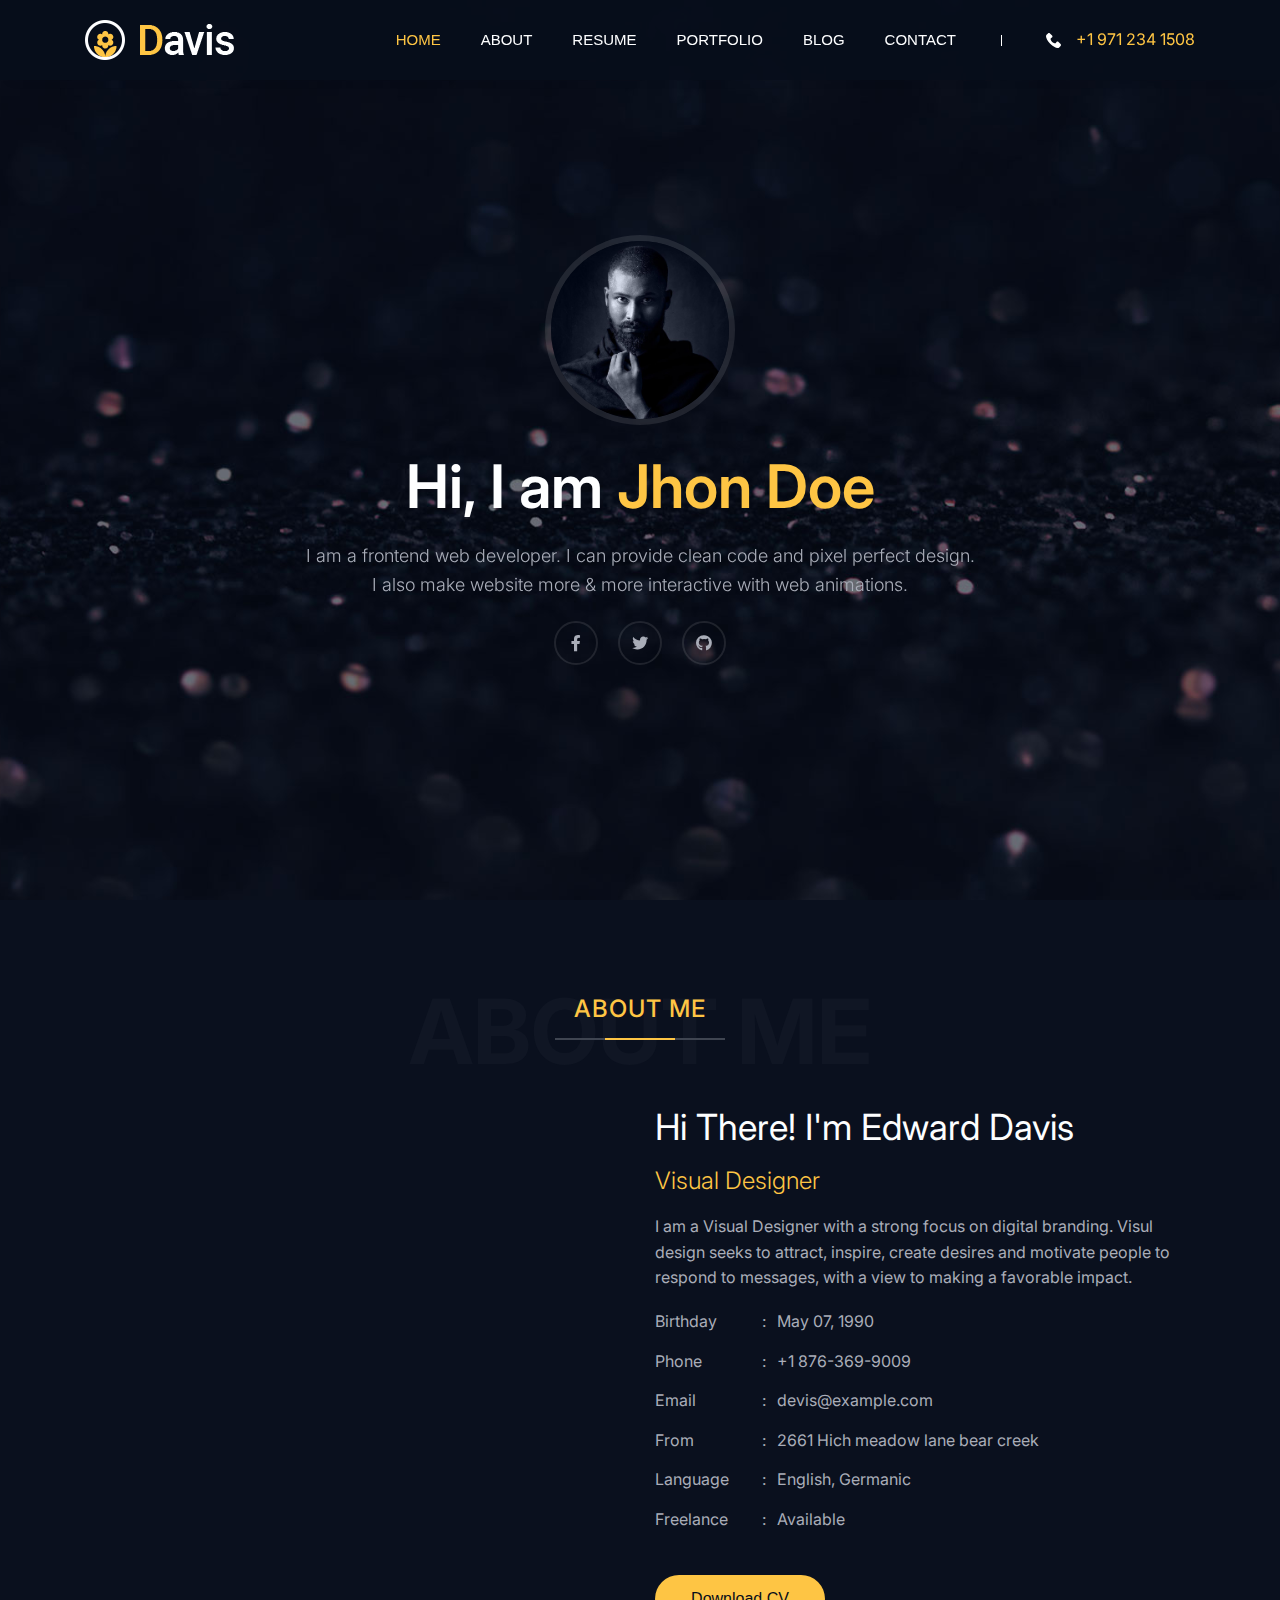
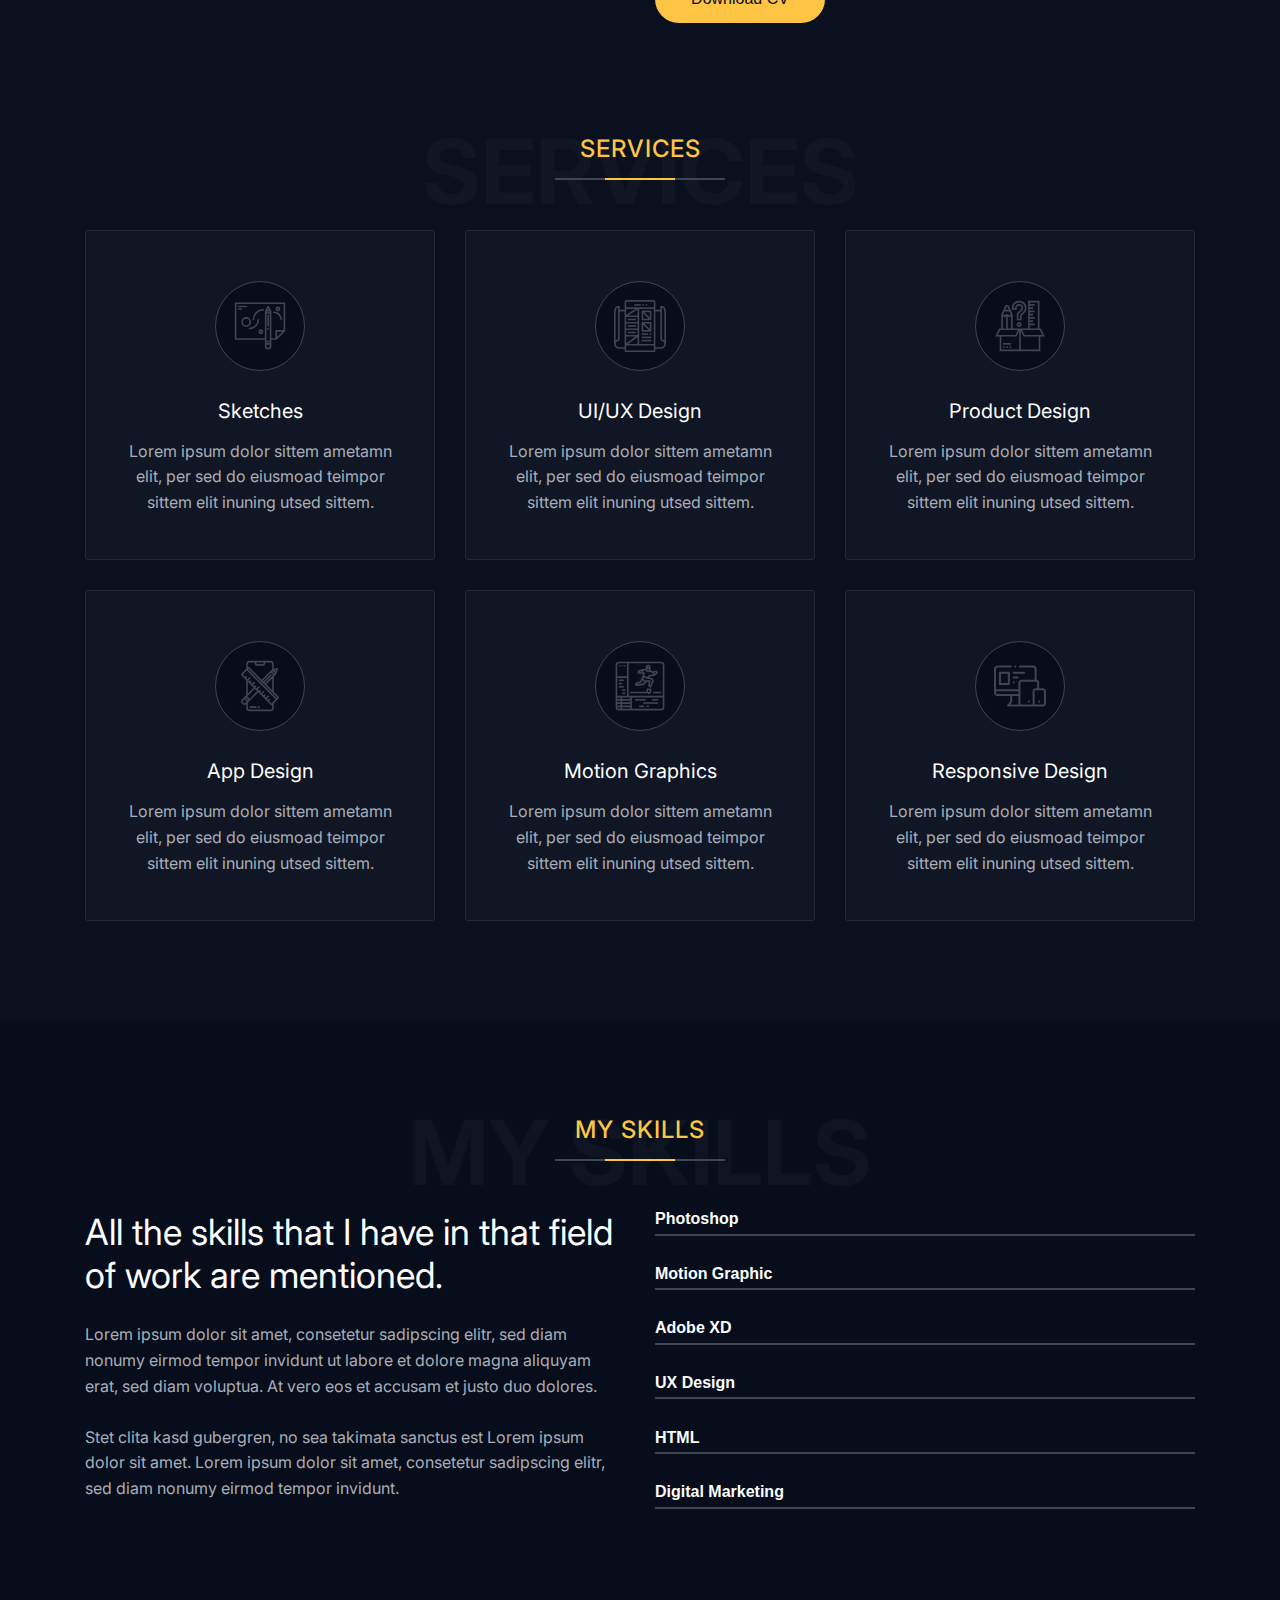
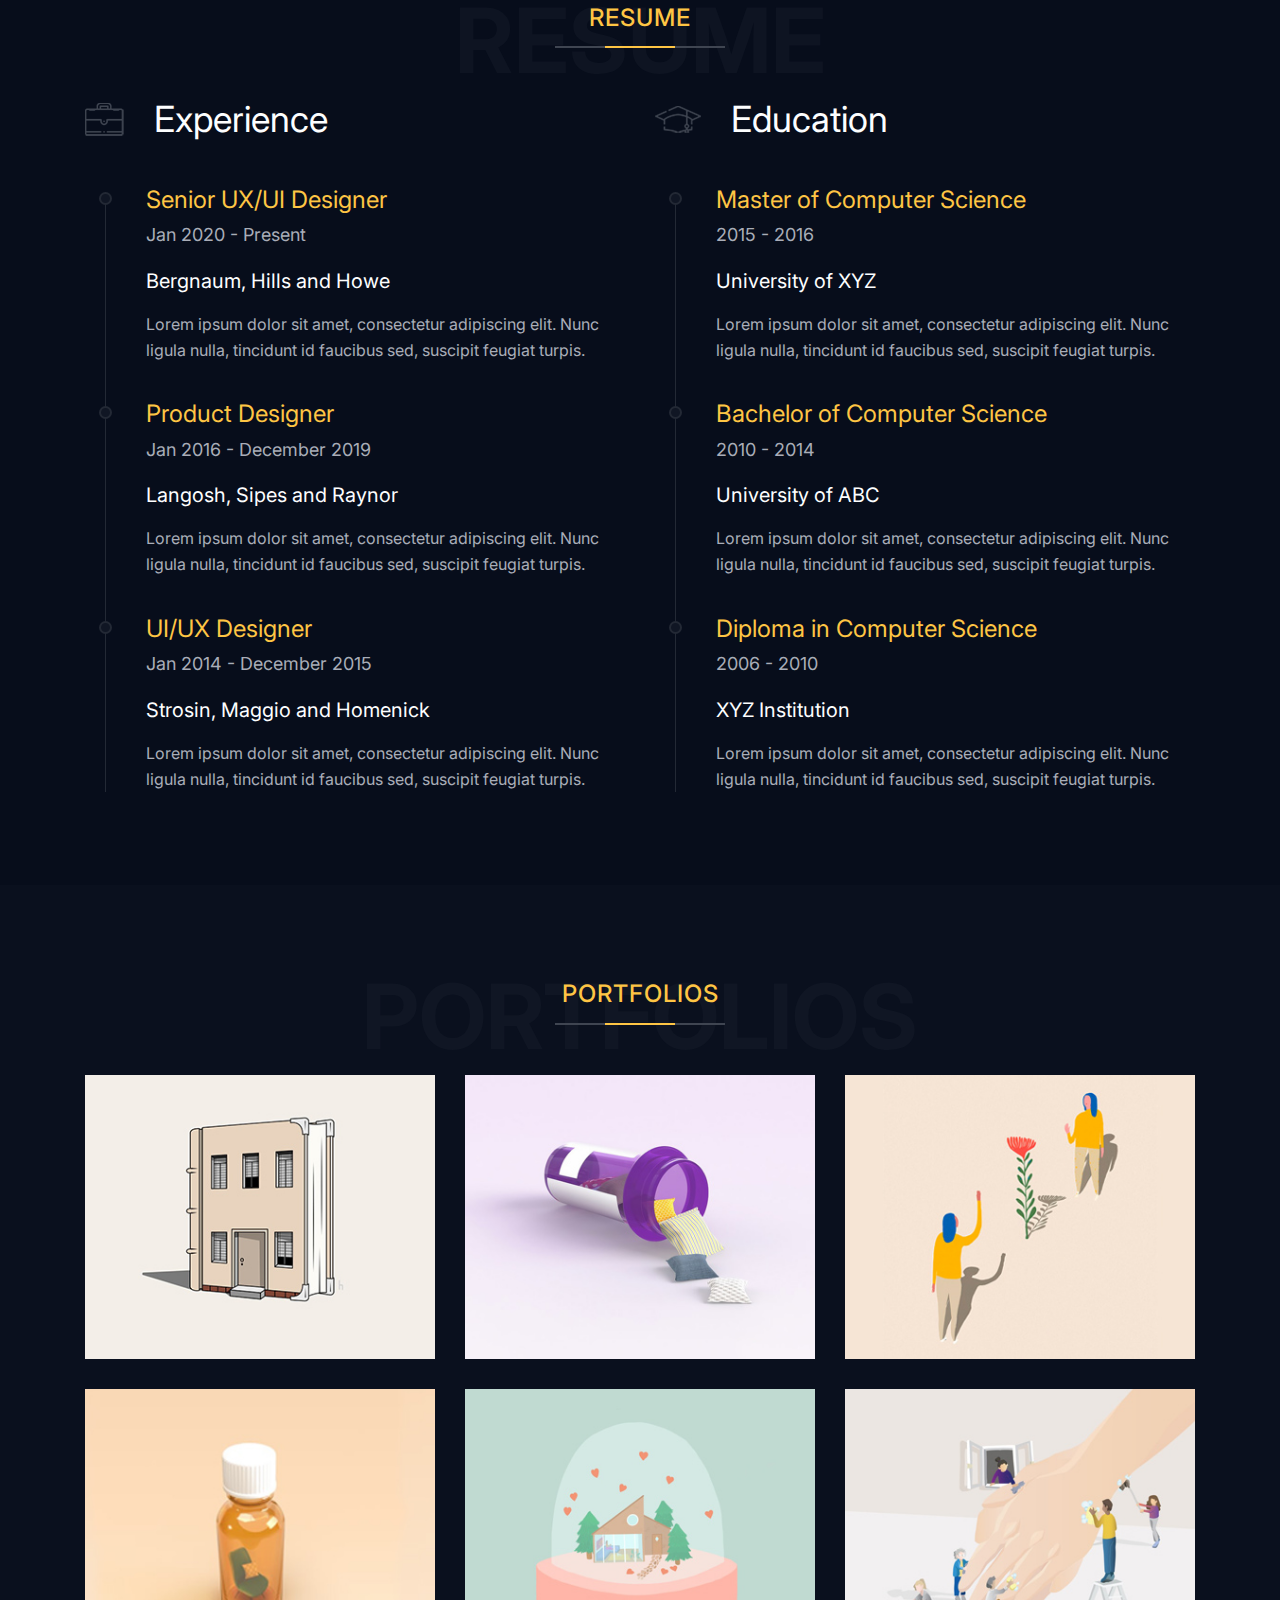
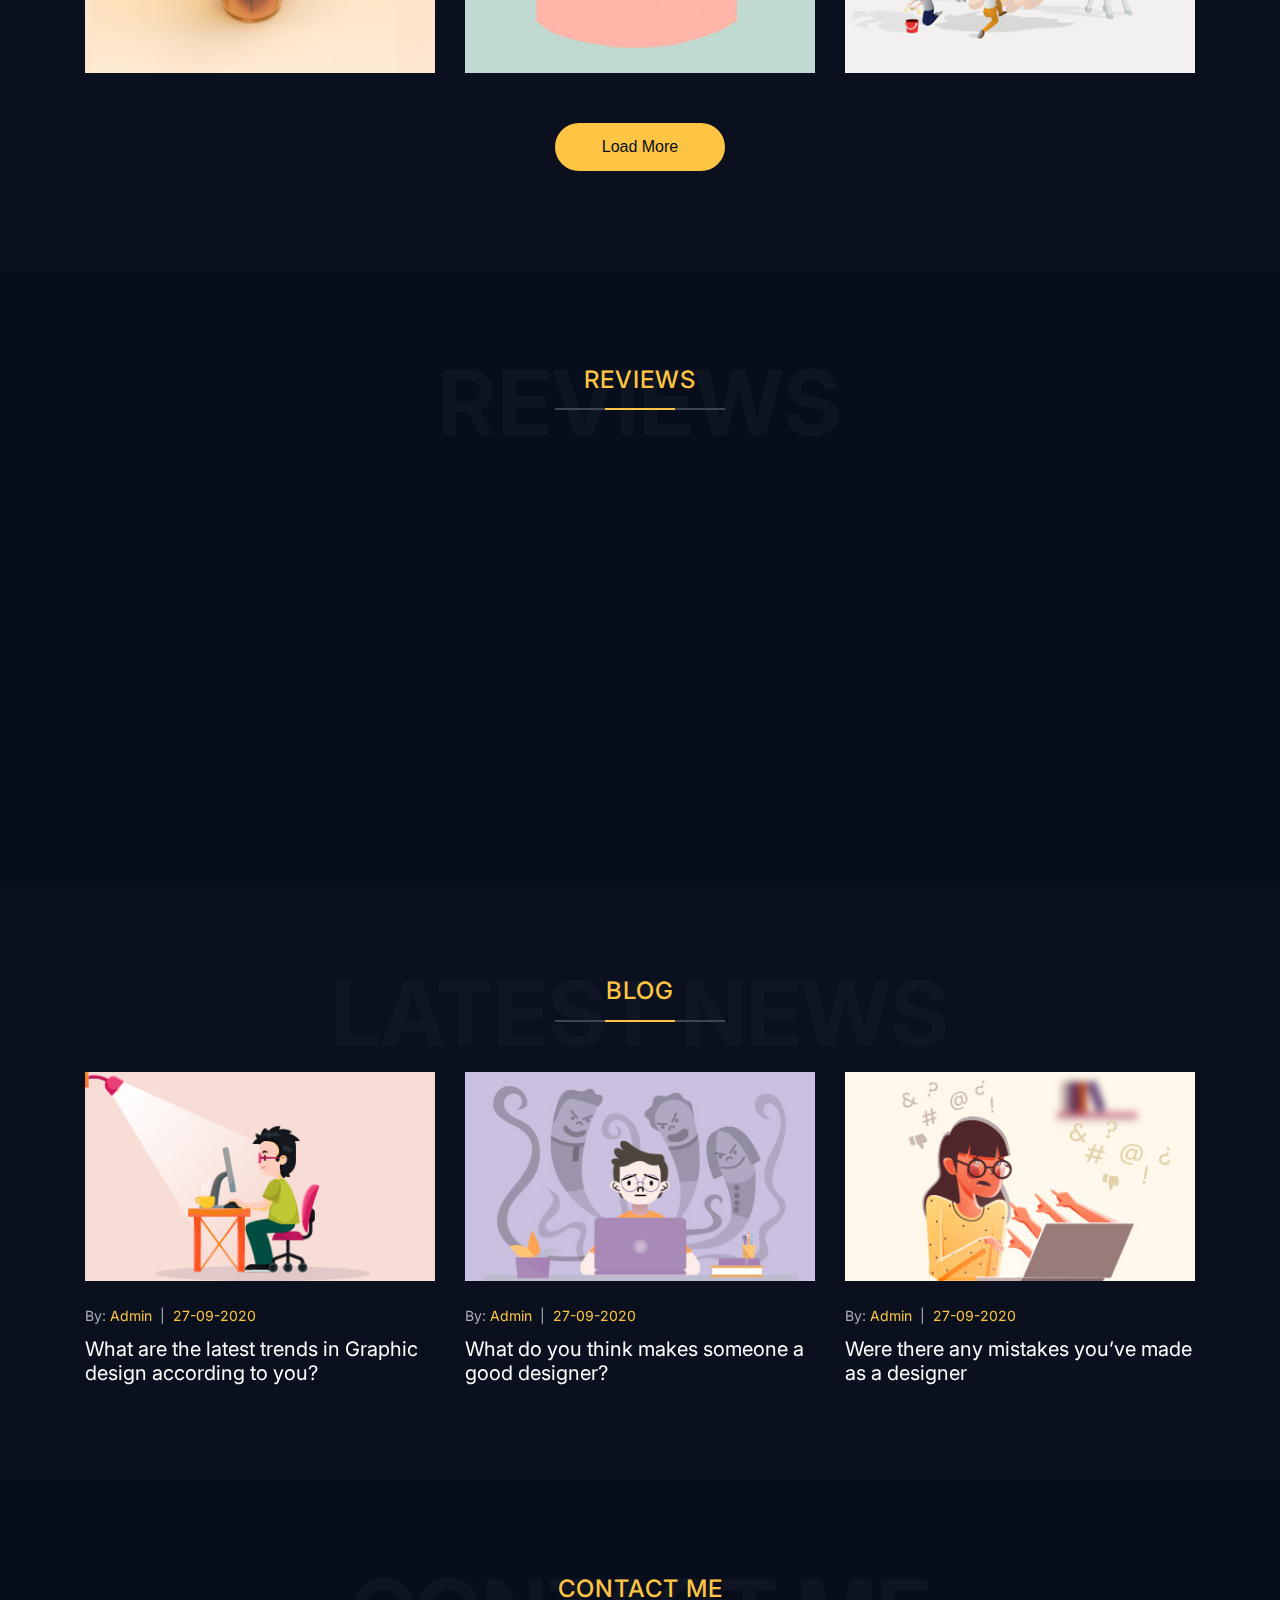
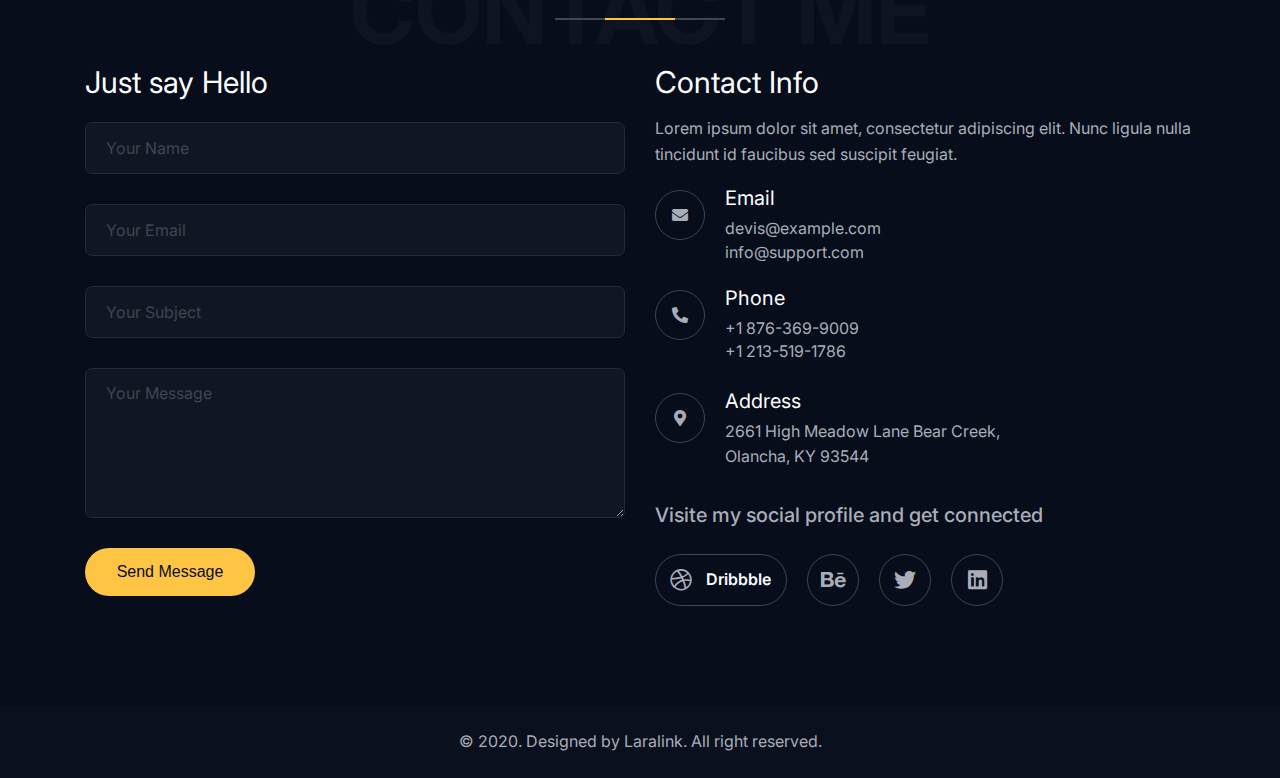
<file: www,websiteportfolio.com/davis-html.vercel.app/index3.html>
<!DOCTYPE html>
<html class="no-js" lang="en">


<!-- Mirrored from davis-html.vercel.app/index3.html by HTTrack Website Copier/3.x [XR&CO'2014], Mon, 06 May 2024 11:49:16 GMT -->
<!-- Added by HTTrack --><meta http-equiv="content-type" content="text/html;charset=utf-8" /><!-- /Added by HTTrack -->
<head>
  <!-- Meta Tags -->
  <meta charset="utf-8">
  <meta http-equiv="x-ua-compatible" content="ie=edge">
  <meta name="viewport" content="width=device-width, initial-scale=1">
  <meta name="author" content="Laralink">
  <!-- Page Title -->
  <title>Davis - Personal Portfolio</title>
  <!-- Favicon Icon -->
  <link rel="icon" href="assets/img/favicon.png" />
  <!-- Stylesheets -->
  <link rel="stylesheet" href="assets/css/bootstrap.min.css" />
  <link rel="stylesheet" href="assets/css/fontawesome.css" />
  <link rel="stylesheet" href="assets/css/slick.css" />
  <link rel="stylesheet" href="assets/css/lightgallery.min.css" />
  <link rel="stylesheet" href="assets/css/animate.css" />
  <link rel="stylesheet" href="assets/css/style.css" />
</head>

<body id="home">
  <!-- Start Header Section -->
  <header class="st-site-header st-style1 st-sticky-header">
    <div class="st-main-header">
      <div class="container">
        <div class="st-main-header-in">
          <div class="st-main-header-left">
            <a class="st-site-branding" href="index.html"><img src="assets/img/logo.png" alt="Davis"></a>
          </div>
          <div class="st-main-header-right">
            <div class="st-nav">
              <ul class="st-nav-list st-onepage-nav">
                <li><a href="#home" class="st-smooth-move">Home</a></li>
                <li><a href="#about" class="st-smooth-move">About</a></li>
                <li><a href="#resume" class="st-smooth-move">Resume</a></li>
                <li><a href="#portfolio" class="st-smooth-move">Portfolio</a></li>
                <li><a href="#blog" class="st-smooth-move">Blog</a></li>
                <li><a href="#contact" class="st-smooth-move">Contact</a></li>
              </ul>
              <div class="sp-phone">
                <svg viewBox="0 0 513.64 513.64">
                  <g>
                    <g>
                      <path d="M499.66,376.96l-71.68-71.68c-25.6-25.6-69.12-15.359-79.36,17.92c-7.68,23.041-33.28,35.841-56.32,30.72c-51.2-12.8-120.32-79.36-133.12-133.12c-7.68-23.041,7.68-48.641,30.72-56.32c33.28-10.24,43.52-53.76,17.92-79.36l-71.68-71.68c-20.48-17.92-51.2-17.92-69.12,0l-48.64,48.64c-48.64,51.2,5.12,186.88,125.44,307.2c120.32,120.32,256,176.641,307.2,125.44l48.64-48.64C517.581,425.6,517.581,394.88,499.66,376.96z" />
                    </g>
                  </g>
                </svg>
                <div class="sp-phone-no">+1 971 234 1508</div>
              </div>
            </div>
          </div>
        </div>
      </div>
    </div>
  </header>
  <!-- End Header Section -->

  <!-- Start Hero Seciton -->
  <section class="st-hero st-style2 st-bg st-dynamic-bg st-ripple-version" data-src='assets/img/hero-bg-1.jpg'>
    <div class="container">
      <div class="st-hero-text">
        <div class="st-author"><img src="assets/img/section/hero-img.jpg" alt=""></div>
        <h1>Hi, I am <span>Jhon Doe</span></h1>
        <p>I am a frontend web developer. I can provide clean code and pixel perfect design. <br>I also make website more & more interactive with web animations.</p>
        <div class="st-hero-social-links">
          <a href="#" class="st-social-btn">
            <i class="fab fa-facebook-f"></i>
          </a>
          <a href="#" class="st-social-btn">
            <i class="fab fa-twitter"></i>
          </a>
          <a href="#" class="st-social-btn">
            <i class="fab fa-github"></i>
          </a>
        </div>
      </div>
    </div>
  </section>
  <!-- End Hero Seciton -->

  <!-- Start About Seciton -->
  <section id="about" class="st-about-wrap">
    <div class="st-height-b100 st-height-lg-b80"></div>
    <div class="container">
      <div class="st-section-heading st-style1">
        <h4 class="st-section-heading-title">ABOUT ME</h4>
        <h2 class="st-section-heading-subtitle">ABOUT ME</h2>
      </div>
      <div class="st-height-b25 st-height-lg-b25"></div>
    </div>
    <div class="container">
      <div class="row">
        <div class="col-lg-6 wow fadeInLeft">
          <div class="st-about-img-wrap">
            <div class="st-about-img st-dynamic-bg st-bg" data-src="assets/img/section/about.jpg"></div>
          </div>
          <div class="st-height-b0 st-height-lg-b30"></div>
        </div>
        <div class="col-lg-6">
          <div class="st-vertical-middle">
            <div class="st-vertical-middle-in">
              <div class="st-text-block st-style1">
                <h2 class="st-text-block-title">Hi There! I'm Edward Davis</h2>
                <h4 class="st-text-block-subtitle">Visual Designer</h4>
                <div class="st-text-block-text">
                  <p>I am a Visual Designer with a strong focus on digital branding. Visul design seeks to attract,
                    inspire, create desires and motivate people to respond to messages, with a view to making a
                    favorable impact.</p>
                </div>
                <ul class="st-text-block-details st-mp0">
                  <li><span>Birthday</span> : <span>May 07, 1990</span></li>
                  <li><span>Phone</span> : <span>+1 876-369-9009</span></li>
                  <li><span>Email</span> : <span>devis@example.com</span></li>
                  <li><span>From</span> : <span>2661 Hich meadow lane bear creek</span></li>
                  <li><span>Language</span> : <span>English, Germanic</span></li>
                  <li><span>Freelance</span> : <span>Available</span></li>
                </ul>
                <div class="st-text-block-btn">
                  <a href="#" class="st-btn st-style1 st-color1">Download CV</a>
                </div>
              </div>
            </div>
          </div>
        </div>
      </div>
    </div>
  </section>
  <!-- End About Seciton -->

  <!-- Start Service Seciton -->
  <section>
    <div class="st-height-b100 st-height-lg-b80"></div>
    <div class="container">
      <div class="st-section-heading st-style1">
        <h4 class="st-section-heading-title">SERVICES</h4>
        <h2 class="st-section-heading-subtitle">SERVICES</h2>
      </div>
      <div class="st-height-b25 st-height-lg-b25"></div>
    </div>

    <!-- Iconbox Container -->

    <div class="container">
      <div class="row">
        <div class="col-lg-4 col-md-6">
          <div class="st-iconbox st-style1">
            <div class="st-iconbox-icon">
              <svg viewBox="0 0 512 512">
                <g>
                  <path d="m336 144a8 8 0 0 0 -8 8v104a8 8 0 0 0 16 0v-104a8 8 0 0 0 -8-8z" />
                  <path d="m336 272a8 8 0 0 0 -8 8v8a8 8 0 0 0 16 0v-8a8 8 0 0 0 -8-8z" />
                  <path
                    d="m496 24h-480a8 8 0 0 0 -8 8v352a8 8 0 0 0 8 8h288v64a32 32 0 0 0 64 0v-64h48a8.008 8.008 0 0 0 5.66-2.34l80-80a8.008 8.008 0 0 0 2.34-5.66v-272a8 8 0 0 0 -8-8zm-144 432a16 16 0 0 1 -32 0v-16h32zm0-32h-32v-8h32zm0-24h-32v-264h32zm0-280h-32v-6.11l.94-1.89h30.12l.94 1.89zm-23.06-24 7.06-14.11 7.06 14.11zm95.06 268.69v-52.69h52.69zm64-68.69h-72a8 8 0 0 0 -8 8v72h-40v-264a8.081 8.081 0 0 0 -.84-3.58l-24-48a8.009 8.009 0 0 0 -14.32 0l-24 48a8.081 8.081 0 0 0 -.84 3.58v264h-280v-336h464z" />
                  <path d="m48 72h72a8 8 0 0 0 0-16h-72a8 8 0 0 0 0 16z" />
                  <path d="m80 88a8 8 0 0 0 -8-8h-24a8 8 0 0 0 0 16h24a8 8 0 0 0 8-8z" />
                  <path
                    d="m288 88a104.118 104.118 0 0 0 -104 104 8 8 0 0 0 16 0 88.1 88.1 0 0 1 88-88 8 8 0 0 0 0-16z" />
                  <path
                    d="m240 184a8 8 0 0 0 -8 8 80.091 80.091 0 0 1 -80 80 8 8 0 0 0 0 16 96.108 96.108 0 0 0 96-96 8 8 0 0 0 -8-8z" />
                  <path
                    d="m456 192a8 8 0 0 0 16 0 80.091 80.091 0 0 0 -80-80 8 8 0 0 0 0 16 64.072 64.072 0 0 1 64 64z" />
                  <path
                    d="m168 216a48 48 0 1 0 -48 48 48.053 48.053 0 0 0 48-48zm-48 32a32 32 0 1 1 32-32 32.036 32.036 0 0 1 -32 32z" />
                  <path
                    d="m264 288a24 24 0 1 0 24 24 24.028 24.028 0 0 0 -24-24zm0 32a8 8 0 1 1 8-8 8.009 8.009 0 0 1 -8 8z" />
                  <path
                    d="m432 112a24 24 0 1 0 -24-24 24.028 24.028 0 0 0 24 24zm0-32a8 8 0 1 1 -8 8 8.009 8.009 0 0 1 8-8z" />
                </g>
              </svg>
            </div>
            <h2 class="st-iconbox-title">Sketches</h2>
            <div class="st-iconbox-text">Lorem ipsum dolor sittem ametamn elit, per sed do eiusmoad teimpor sittem elit inuning utsed sittem.</div>
          </div>
          <div class="st-height-b30 st-height-lg-b30"></div>
        </div><!-- .col -->
        <div class="col-lg-4 col-md-6">
          <div class="st-iconbox st-style1">
            <div class="st-iconbox-icon">
              <svg viewBox="0 0 512 512">
                <g>
                  <g>
                    <path d="M360,104h-80c-4.418,0-8,3.582-8,8v80c0,4.418,3.582,8,8,8h80c4.418,0,8-3.582,8-8v-80C368,107.582,364.418,104,360,104z
                  M288,184v-52.693L340.693,184H288z M352,172.68L299.32,120H352V172.68z" />
                  </g>
                </g>
                <g>
                  <g>
                    <path d="M360,216h-80c-4.418,0-8,3.582-8,8v80c0,4.418,3.582,8,8,8h80c4.418,0,8-3.582,8-8v-80C368,219.582,364.418,216,360,216z
                  M288,296v-52.685L340.685,296H288z M352,284.688L299.312,232H352V284.688z" />
                  </g>
                </g>
                <g>
                  <g>
                    <rect x="272" y="328" width="64" height="16" />
                  </g>
                </g>
                <g>
                  <g>
                    <rect x="352" y="328" width="16" height="16" />
                  </g>
                </g>
                <g>
                  <g>
                    <rect x="272" y="360" width="96" height="16" />
                  </g>
                </g>
                <g>
                  <g>
                    <rect x="272" y="392" width="96" height="16" />
                  </g>
                </g>
                <g>
                  <g>
                    <rect x="136" y="184" width="80" height="16" />
                  </g>
                </g>
                <g>
                  <g>
                    <rect x="136" y="248" width="80" height="16" />
                  </g>
                </g>
                <g>
                  <g>
                    <rect x="136" y="312" width="80" height="16" />
                  </g>
                </g>
                <g>
                  <g>
                    <path d="M464,56c-4.418,0-8,3.582-8,8v32h-48V16c0-8.837-7.163-16-16-16H120c-8.837,0-16,7.163-16,16v80H56V64
                 c0-4.418-3.582-8-8-8c-0.48,0-48,0.728-48,64v312c0,30.504,30.4,44.632,46.4,47.84c0.526,0.111,1.062,0.165,1.6,0.16h56v16
                 c0,8.837,7.163,16,16,16h272c8.837,0,16-7.163,16-16v-16h56c0.538,0.005,1.074-0.049,1.6-0.16c16-3.208,46.4-17.336,46.4-47.84
                 V120C512,56.728,464.48,56,464,56z M16,120c0-32.64,14.4-43.088,24-46.4v312.232c-8.773,2.722-16.927,7.139-24,13V120z M104,464
                 H48.88C44.104,462.856,16,455.128,16,432c0-24.96,32.248-31.88,33.6-32.16c3.725-0.76,6.401-4.038,6.4-7.84V112h48V464z M120,88
                 h92.12L120,145.543V88z M232,94.447V152h-92.136L232,94.447z M120,168h112v48H120V168z M120,232h112v48H120V232z M120,296h112v48
                 H120V296z M120,360h94.186L120,424.724V360z M232,367.172V432h-94.337L232,367.172z M392,496H120v-48h272V496z M392,432H248V88
                 h144V432z M392,72H120V16h272V72z M463.136,464H408V112h48v280c-0.001,3.802,2.675,7.08,6.4,7.84
                 c0.368,0.072,33.6,7.008,33.6,32.16C496,455.256,468.072,462.84,463.136,464z M496,398.832c-7.073-5.861-15.227-10.278-24-13V73.6
                 c9.496,3.32,24,13.776,24,46.4V398.832z" />
                  </g>
                </g>
                <g>
                  <g>
                    <rect x="200" y="40" width="64" height="16" />
                  </g>
                </g>
                <g>
                  <g>
                    <rect x="280" y="40" width="16" height="16" />
                  </g>
                </g>
                <g>
                  <g>
                    <rect x="312" y="40" width="16" height="16" />
                  </g>
                </g>
              </svg>
            </div>
            <h2 class="st-iconbox-title">UI/UX Design</h2>
            <div class="st-iconbox-text">Lorem ipsum dolor sittem ametamn elit, per sed do eiusmoad teimpor sittem elit inuning utsed sittem.</div>
          </div>
          <div class="st-height-b30 st-height-lg-b30"></div>
        </div><!-- .col -->
        <div class="col-lg-4 col-md-6">
          <div class="st-iconbox st-style1">
            <div class="st-iconbox-icon">
              <svg viewBox="0 0 64 64">
                <path
                  d="m62.618 45-5-10h-1.618v-34h-14v34h-19v-17.217l-4.676-10.286c-.413-.909-1.325-1.497-2.324-1.497s-1.911.588-2.324 1.496l-4.676 10.287v17.217h-2.618l-5 10h5.618v18h50v-18zm-18.618-14h6v-2h-6v-2h4v-2h-4v-2h6v-2h-6v-2h4v-2h-4v-2h6v-2h-6v-2h4v-2h-4v-2h6v-2h-6v-2h10v32h-10zm12.382 6 3 6h-21.764l-3-6zm-39.387-2v-15.132l2.002 1.333 2.003-1.334v15.133zm3.743-17.361-1.741 1.159-3.002-2.001-2.998 2-1.735-1.158 1.654-3.639h6.167zm-5.242-9.316c.18-.393.828-.394 1.008.001l1.67 3.676h-4.349zm-4.496 11.547 1.997 1.333 1.998-1.333v15.13h-3.995zm-3.382 17.13h21.764l-3 6h-21.764zm1.382 8h18.618l3.382-6.764v22.764h-22zm46 16h-22v-22.764l3.382 6.764h18.618z" />
                <path d="m19 57h2v2h-2z" />
                <path d="m11 57h2v2h-2z" />
                <path d="m15 57h2v2h-2z" />
                <path d="m11 53h10v2h-10z" />
                <path
                  d="m28 9.657c0-1.465 1.192-2.657 2.657-2.657h.686c1.465 0 2.657 1.192 2.657 2.657 0 .709-.276 1.376-.778 1.879l-5.222 5.222v8.242h6v-5.758l3.464-3.464c1.636-1.635 2.536-3.809 2.536-6.121 0-4.773-3.884-8.657-8.657-8.657h-.686c-4.773 0-8.657 3.884-8.657 8.657v2.343h6zm-2 0v.343h-2v-.343c0-3.671 2.986-6.657 6.657-6.657h.686c3.671 0 6.657 2.986 6.657 6.657 0 1.777-.692 3.449-1.95 4.707l-4.05 4.05v4.586h-2v-5.414l4.637-4.636c.879-.881 1.363-2.051 1.363-3.293 0-2.568-2.089-4.657-4.657-4.657h-.686c-2.568 0-4.657 2.089-4.657 4.657z" />
                <path
                  d="m28 30c0 1.654 1.346 3 3 3s3-1.346 3-3-1.346-3-3-3-3 1.346-3 3zm4 0c0 .552-.448 1-1 1s-1-.448-1-1 .448-1 1-1 1 .448 1 1z" />
              </svg>
            </div>
            <h2 class="st-iconbox-title">Product Design</h2>
            <div class="st-iconbox-text">Lorem ipsum dolor sittem ametamn elit, per sed do eiusmoad teimpor sittem elit inuning utsed sittem.</div>
          </div>
          <div class="st-height-b30 st-height-lg-b30"></div>
        </div><!-- .col -->
        <div class="col-lg-4 col-md-6">
          <div class="st-iconbox st-style1">
            <div class="st-iconbox-icon">
              <svg viewBox="0 0 512 512">
                <g>
                  <path d="M216,456H160a8,8,0,0,0,0,16h56a8,8,0,0,0,0-16Z" />
                  <path d="M248,456h-8a8,8,0,0,0,0,16h8a8,8,0,0,0,0-16Z" />
                  <path
                    d="M442.68,363.48,392,312.8V165.27l22.4-22.4a7.953,7.953,0,0,0,1.93-3.13L433.3,88.82A8,8,0,0,0,423.18,78.7L392,89.09V40A32.042,32.042,0,0,0,360,8H152a32.042,32.042,0,0,0-32,32V86.53L69.32,137.21a8,8,0,0,0,0,11.31L120,199.2V346.74L80.63,386.11A32.005,32.005,0,0,0,120,436.01V472a32.042,32.042,0,0,0,32,32H360a32.042,32.042,0,0,0,32-32V425.47l50.68-50.68A8,8,0,0,0,442.68,363.48ZM413.06,98.94l-4.99,14.97-9.98-9.98Zm-31.95,10.64,21.31,21.31-.67,2-4.32,4.32-22.64-22.64,4.32-4.32ZM306.92,227.72l-5.66-5.66,67.88-67.88a8,8,0,1,0-11.32-11.32l-67.88,67.88-5.66-5.65,79.2-79.2,22.63,22.64-7.74,7.74-.05.05ZM376,181.27V296.8l-57.76-57.76ZM293.44,24l-4.5,16H222.25l-4-16ZM136,40a16.021,16.021,0,0,1,16-16h49.75l6.49,25.94A8,8,0,0,0,216,56h79a8,8,0,0,0,7.7-5.83L310.06,24H360a16.021,16.021,0,0,1,16,16V94.42l-3.74,1.25a7.953,7.953,0,0,0-3.13,1.93l-96.16,96.17L148.52,69.32a8,8,0,0,0-11.31,0L136,70.53ZM114.59,420.05a16.005,16.005,0,1,1-22.64-22.63l11.31-11.32,22.64,22.64Zm-.01-45.26,5.66-5.65,22.62,22.62-5.65,5.66Zm90.51-90.5,22.63,22.63-73.54,73.54-22.63-22.64ZM136,330.74V215.2l57.77,57.77ZM376,472a16.021,16.021,0,0,1-16,16H152a16.021,16.021,0,0,1-16-16V421.26L239.04,318.24,363.48,442.68a8,8,0,0,0,11.31,0l1.21-1.21Zm-6.86-46.29-22.63-22.63,5.66-5.66a8,8,0,0,0-11.32-11.31l-5.65,5.65-11.32-11.31,16.97-16.97a8,8,0,0,0-11.31-11.31l-16.97,16.97-11.32-11.32,5.66-5.65a8,8,0,0,0-11.31-11.32l-5.66,5.66L278.63,335.2l16.97-16.97a8,8,0,0,0-11.32-11.32l-16.97,16.97L256,312.57l5.66-5.66a8,8,0,1,0-11.32-11.31l-5.65,5.65a.035.035,0,0,1-.02-.01l-11.3-11.3,16.97-16.97a8,8,0,0,0-11.31-11.31l-16.97,16.97-11.29-11.29c-.01-.01-.01-.02-.02-.03l5.65-5.65a8,8,0,1,0-11.31-11.32L199.43,256l-11.31-11.31,16.97-16.97a8,8,0,0,0-11.32-11.32L176.8,233.37l-11.31-11.31,5.66-5.66a8,8,0,0,0-11.32-11.31l-5.65,5.66-11.32-11.32,16.97-16.97a8,8,0,0,0-11.31-11.31l-16.97,16.97L120.24,176.8l5.65-5.65a8,8,0,0,0-11.31-11.32l-5.66,5.66L86.29,142.86l39.6-39.59L408.73,386.11Zm50.91-50.92L137.21,91.95l5.65-5.66L267.29,210.72c.01.01.01.02.02.03s.02.01.03.02l16.93,16.94c.01,0,.01,0,.01.01s.01,0,.01.01l16.95,16.94c.01.01.01.02.02.03s.02.01.03.02l77.02,77.02a.234.234,0,0,0,.07.07l47.33,47.33Z" />
                </g>
              </svg>
            </div>
            <h2 class="st-iconbox-title">App Design</h2>
            <div class="st-iconbox-text">Lorem ipsum dolor sittem ametamn elit, per sed do eiusmoad teimpor sittem elit inuning utsed sittem.</div>
          </div>
          <div class="st-height-b0 st-height-lg-b30"></div>
        </div><!-- .col -->
        <div class="col-lg-4 col-md-6">
          <div class="st-iconbox st-style1">
            <div class="st-iconbox-icon">
              <svg viewBox="0 0 512 512">
                <path
                  d="m48 496h416a32.036 32.036 0 0 0 32-32v-416a32.036 32.036 0 0 0 -32-32h-416a32.036 32.036 0 0 0 -32 32v416a32.036 32.036 0 0 0 32 32zm-16-32h32v16h-16a16.01833 16.01833 0 0 1 -16-16zm128-48h-80v-16h80zm0 16v16h-80v-16zm0 32v16h-80v-16zm0-80h-80v-16h80zm-32-32h-96v-176h96zm-64 16v16h-32v-16zm0 32v16h-32v-16zm0 32v16h-32v-16zm400 48h-288v-112h304v96a16.01833 16.01833 0 0 1 -16 16zm16-432v304h-336v-320h320a16.01833 16.01833 0 0 1 16 16zm-432-16h80v128h-96v-112a16.01833 16.01833 0 0 1 16-16z" />
                <path d="m208 384h104v16h-104z" />
                <path d="m288 416h144v16h-144z" />
                <path d="m248 448h48v16h-48z" />
                <path d="m320 448h24v16h-24z" />
                <path d="m376 384h56v16h-56z" />
                <circle cx="56" cy="56" r="8" />
                <circle cx="80" cy="56" r="8" />
                <circle cx="104" cy="56" r="8" />
                <path d="m384 312h80v16h-80z" />
                <path
                  d="m332.68652 328 5.65674 5.65674a7.99945 7.99945 0 0 0 11.31348 0l16-16a7.99877 7.99877 0 0 0 2.34326-5.65674v-24a7.99977 7.99977 0 0 0 -8-8h-32a7.99977 7.99977 0 0 0 -8 8v24h-160v16zm3.31348-32h16v12.68652l-8 8-8-8z" />
                <path d="m48 192h48v16h-48z" />
                <path d="m48 224h32v16h-32z" />
                <path d="m48 256h48v16h-48z" />
                <path d="m80 288h32v16h-32z" />
                <path d="m80 320h32v16h-32z" />
                <path
                  d="m210.66455 253.96094a8.00168 8.00168 0 0 0 6.21875 1.99023l72-8a7.99845 7.99845 0 0 0 4.77344-2.29443l29.65674-29.65674h19.24267l-6.44726 38.68457a7.99969 7.99969 0 0 0 4.31347 8.4707l16 8a8 8 0 0 0 10.93067-4.0039l20.14258-46.99951a33.75475 33.75475 0 0 0 -25.47608-46.59229l-17.37036-2.895 10.66483-10.66457h36.686a7.99948 7.99948 0 0 0 4.7998-1.6001l32-24a7.9996 7.9996 0 0 0 2.35547-9.97754l-8-16a7.99877 7.99877 0 0 0 -9.0957-4.18359l-29.49023 7.37256-25.2182-10.08716a23.96392 23.96392 0 0 0 .64886-5.52417v-27.05566a20.94358 20.94358 0 0 0 -30.31055-18.73291l-13.26709 6.6333a7.99924 7.99924 0 0 0 -4.42236 7.15527v24h-32a8.00164 8.00164 0 0 0 -2.97119.57227l-40 16a7.99975 7.99975 0 0 0 -5.02881 7.42773v16a7.99977 7.99977 0 0 0 8 8h45.75391l-5.36005 21.43921-22.33186 52.10718-44.5918 14.86425a8.00011 8.00011 0 0 0 -5.4702 7.58936v16a8.00089 8.00089 0 0 0 2.66455 5.96094zm162.64945-52.72022a17.73543 17.73543 0 0 1 -.52441 12.60791l-16.80078 39.20166-3.12647-1.56347 7.02881-42.17139a8.00034 8.00034 0 0 0 -7.89115-9.31543h-40.92871a20.1611 20.1611 0 0 1 -19.12647-26.53662l.96155-2.88464 32.12244 12.849a7.986 7.986 0 0 0 1.65729.45722l-.001.00616 32.7041 5.45069a17.7145 17.7145 0 0 1 13.9248 11.89891zm-21.314-57.24072a7.99877 7.99877 0 0 0 -5.65674 2.34326l-20.27 20.26953-28.61865-11.44726 6.30664-25.2251a8.0001 8.0001 0 0 0 -7.76125-9.94043h-8v-16h25.3761a23.97964 23.97964 0 0 0 37.033 11.17987l26.82165 10.72864 4.52291 18.09149zm-8-48a8 8 0 0 1 -16 0v-8h16zm69.85889 29.606-17.01984 12.76489-3.13751-12.55 18.01282-4.50348zm-77.01319-61.084a4.94339 4.94339 0 0 1 7.1543 4.42234v3.05566h-16v-3.05566zm-88.8457 52.8945 24-9.60022v12.18372h-24zm-24 120.34961 42.52979-14.17675a7.99955 7.99955 0 0 0 4.82324-4.438l8.81164-20.56055c.26654.43829.53235.877.81873 1.30664a36.07631 36.07631 0 0 0 20.894 14.91168l-17.54974 17.54975-60.32766 6.70312z" />
              </svg>
            </div>
            <h2 class="st-iconbox-title">Motion Graphics</h2>
            <div class="st-iconbox-text">Lorem ipsum dolor sittem ametamn elit, per sed do eiusmoad teimpor sittem elit inuning utsed sittem.</div>
          </div>
          <div class="st-height-b0 st-height-lg-b30"></div>
        </div><!-- .col -->
        <div class="col-lg-4 col-md-6">
          <div class="st-iconbox st-style1">
            <div class="st-iconbox-icon">
              <svg viewBox="0 0 512 512">
                <g id="XMLID_1568_">
                  <g id="XMLID_652_">
                    <path id="XMLID_676_"
                      d="m482 278h-37.673v-54c0-14.602-10.489-26.795-24.327-29.455v-104.529c0-19.859-16.157-36.016-36.017-36.016h-128.983c-5.522 0-10 4.477-10 10s4.478 10 10 10h128.983c8.832 0 16.017 7.185 16.017 16.016v103.984h-129.667c-16.542 0-30 13.458-30 30v63.228h-220.333v-197.212c0-8.831 7.185-16.016 16.017-16.016h128.983c5.522 0 10-4.477 10-10s-4.478-10-10-10h-128.983c-19.86 0-36.017 16.157-36.017 36.016v229.268c0 19.859 16.157 36.017 36.017 36.017h123.33v36.063c0 19.688-9.953 37.694-26.624 48.168-3.774 2.371-5.523 6.953-4.29 11.235 1.233 4.283 5.152 7.232 9.609 7.232h343.958c16.542 0 30-13.458 30-30v-119.999c0-16.542-13.458-30-30-30zm-211.667-64h143.994c5.514 0 10 4.486 10 10v54h-14.327c-16.542 0-30 13.458-30 30v120c0 3.506.61 6.87 1.72 10h-111.387c-5.514 0-10-4.486-10-10v-204c0-5.514 4.486-10 10-10zm-250.333 105.284v-12.057h220.333v28.073h-70.986-133.33c-8.832.001-16.017-7.184-16.017-16.016zm159.347 72.08v-36.063h60.986v72.699c0 3.506.61 6.87 1.72 10h-78.402c10.071-13.169 15.696-29.427 15.696-46.636zm312.653 36.636c0 5.514-4.486 10-10 10h-72c-5.514 0-10-4.486-10-10v-120c0-5.514 4.486-10 10-10h72c5.514 0 10 4.486 10 10z" />
                    <path id="XMLID_1626_"
                      d="m58 114.614c-5.522 0-10 4.477-10 10v112c0 5.523 4.478 10 10 10h88c5.522 0 10-4.477 10-10v-112c0-5.523-4.478-10-10-10zm78 112h-68v-92h68z" />
                    <path id="XMLID_1627_"
                      d="m194 134.614h101c5.522 0 10-4.477 10-10s-4.478-10-10-10h-101c-5.522 0-10 4.477-10 10s4.478 10 10 10z" />
                    <path id="XMLID_1628_"
                      d="m194 230.61c2.63 0 5.21-1.06 7.069-2.92 1.86-1.87 2.931-4.44 2.931-7.08 0-2.63-1.07-5.21-2.931-7.07-1.859-1.86-4.439-2.93-7.069-2.93s-5.21 1.07-7.07 2.93-2.93 4.44-2.93 7.07 1.069 5.21 2.93 7.08c1.86 1.86 4.44 2.92 7.07 2.92z" />
                    <path id="XMLID_1639_"
                      d="m194 182.614h37.5c5.522 0 10-4.477 10-10s-4.478-10-10-10h-37.5c-5.522 0-10 4.477-10 10s4.478 10 10 10z" />
                    <path id="XMLID_1674_"
                      d="m446 398c-2.63 0-5.21 1.069-7.07 2.93s-2.93 4.44-2.93 7.07 1.069 5.21 2.93 7.069c1.86 1.86 4.44 2.931 7.07 2.931s5.21-1.07 7.069-2.931c1.861-1.859 2.931-4.439 2.931-7.069s-1.07-5.21-2.931-7.07c-1.859-1.861-4.439-2.93-7.069-2.93z" />
                    <path id="XMLID_1677_"
                      d="m342.33 418c2.63 0 5.21-1.07 7.069-2.931 1.86-1.859 2.931-4.439 2.931-7.069s-1.07-5.21-2.931-7.07c-1.859-1.86-4.439-2.93-7.069-2.93s-5.21 1.069-7.07 2.93-2.93 4.44-2.93 7.07 1.069 5.21 2.93 7.069c1.86 1.861 4.44 2.931 7.07 2.931z" />
                    <path id="XMLID_1681_"
                      d="m210 74c2.63 0 5.21-1.07 7.069-2.93 1.861-1.86 2.931-4.44 2.931-7.07s-1.07-5.21-2.931-7.07c-1.859-1.86-4.439-2.93-7.069-2.93s-5.21 1.07-7.07 2.93-2.93 4.44-2.93 7.07 1.069 5.21 2.93 7.07 4.44 2.93 7.07 2.93z" />
                  </g>
                </g>
              </svg>
            </div>
            <h2 class="st-iconbox-title">Responsive Design</h2>
            <div class="st-iconbox-text">Lorem ipsum dolor sittem ametamn elit, per sed do eiusmoad teimpor sittem elit inuning utsed sittem.</div>
          </div>
          <div class="st-height-b0 st-height-lg-b30"></div>
        </div><!-- .col -->
      </div>
    </div>
    <div class="st-height-b100 st-height-lg-b80"></div>
  </section>
  <!-- End Service Seciton -->

  <!-- Start Skill Seciton -->
  <section class="st-dark-bg">
    <div class="st-height-b100 st-height-lg-b80"></div>
    <div class="container">
      <div class="st-section-heading st-style1">
        <h4 class="st-section-heading-title">MY SKILLS</h4>
        <h2 class="st-section-heading-subtitle">MY SKILLS</h2>
      </div>
      <div class="st-height-b25 st-height-lg-b25"></div>
    </div>

    <div class="container">
      <div class="row">
        <div class="col-lg-6">
          <div class="st-skill-wrap">
            <div class="st-skill-heading">
              <h2 class="st-skill-title">All the skills that I have in that field
                of work are mentioned.</h2>
              <div class="st-skill-subtitle">Lorem ipsum dolor sit amet, consetetur sadipscing elitr, sed diam
                nonumy eirmod tempor invidunt ut labore et dolore magna aliquyam erat, sed diam voluptua. At vero
                eos et accusam et justo duo dolores. <br><br>Stet clita kasd gubergren, no sea takimata
                sanctus est Lorem ipsum dolor sit amet. Lorem ipsum dolor sit amet, consetetur sadipscing elitr,
                sed diam nonumy eirmod tempor invidunt.
              </div>
            </div><!-- .st-skill-heading -->
          </div>
        </div>

        <!-- Progressbar -->

        <div class="col-lg-6">
          <div class="st-height-b0 st-height-lg-b30"></div>
          <div class="st-progressbar-wrap">
            <div class="st-single-progressbar">
              <div class="st-progressbar-heading">
                <h3 class="st-progressbar-title">Photoshop</h3>
                <div class="st-progressbar-percentage wow fadeInLeft" data-wow-duration="1.5s"
                    data-wow-delay="0.5s">95%</div>
              </div>
              <div class="st-progressbar" data-progress="95">
                <div class="st-progressbar-in wow fadeInLeft"></div>
              </div>
            </div><!-- .st-single-progressbar -->
            <div class="st-height-b30 st-height-lg-b20"></div>
            <div class="st-single-progressbar">
              <div class="st-progressbar-heading">
                <h3 class="st-progressbar-title">Motion Graphic</h3>
                <div class="st-progressbar-percentage wow fadeInLeft" data-wow-duration="1.5s"
                    data-wow-delay="0.5s">75%</div>
              </div>
              <div class="st-progressbar" data-progress="75">
                <div class="st-progressbar-in wow fadeInLeft"></div>
              </div>
            </div><!-- .st-single-progressbar -->
            <div class="st-height-b30 st-height-lg-b20"></div>
            <div class="st-single-progressbar">
              <div class="st-progressbar-heading">
                <h3 class="st-progressbar-title">Adobe XD</h3>
                <div class="st-progressbar-percentage wow fadeInLeft" data-wow-duration="1.5s"
                    data-wow-delay="0.5s">90%</div>
              </div>
              <div class="st-progressbar" data-progress="90">
                <div class="st-progressbar-in wow fadeInLeft"></div>
              </div>
            </div><!-- .st-single-progressbar -->
            <div class="st-height-b30 st-height-lg-b20"></div>
            <div class="st-single-progressbar">
              <div class="st-progressbar-heading">
                <h3 class="st-progressbar-title">UX Design</h3>
                <div class="st-progressbar-percentage wow fadeInLeft" data-wow-duration="1.5s"
                    data-wow-delay="0.5s">85%</div>
              </div>
              <div class="st-progressbar" data-progress="85">
                <div class="st-progressbar-in wow fadeInLeft"></div>
              </div>
            </div><!-- .st-single-progressbar -->
            <div class="st-height-b30 st-height-lg-b20"></div>
            <div class="st-single-progressbar">
              <div class="st-progressbar-heading">
                <h3 class="st-progressbar-title">HTML</h3>
                <div class="st-progressbar-percentage wow fadeInLeft" data-wow-duration="1.5s"
                    data-wow-delay="0.5s">80%</div>
              </div>
              <div class="st-progressbar" data-progress="80">
                <div class="st-progressbar-in wow fadeInLeft"></div>
              </div>
            </div><!-- .st-single-progressbar -->
            <div class="st-height-b30 st-height-lg-b20"></div>
            <div class="st-single-progressbar">
              <div class="st-progressbar-heading">
                <h3 class="st-progressbar-title">Digital Marketing</h3>
                <div class="st-progressbar-percentage wow fadeInLeft" data-wow-duration="1.5s"
                    data-wow-delay="0.5s">90%</div>
              </div>
              <div class="st-progressbar" data-progress="90">
                <div class="st-progressbar-in wow fadeInLeft"></div>
              </div>
            </div><!-- .st-single-progressbar -->
          </div>
        </div>
      </div>
    </div>
  </section>
  <!-- End Skill Seciton -->

  <!-- Start Resume Seciton -->
  <section id="resume" class="st-dark-bg">
    <div class="st-height-b100 st-height-lg-b80"></div>
    <div class="container">
      <div class="st-section-heading st-style1">
        <h4 class="st-section-heading-title">RESUME</h4>
        <h2 class="st-section-heading-subtitle">RESUME</h2>
      </div>
      <div class="st-height-b25 st-height-lg-b25"></div>
    </div>
    <div class="container">
      <div class="row">
        <!-- Experience -->
        <div class="col-lg-6">
          <div class="st-resume-wrap">
            <div class="st-resume-heading">
              <img src="assets/img/icon/resume-icon1.png" alt="resume-icon">
              <h2 class="st-resume-heading-title">Experience</h2>
            </div>

            <div class="st-height-b50 st-height-lg-b30"></div>

            <div class="st-resume-timeline-wrap">
              <div class="st-resume-timeline">
                <h3 class="st-resume-timeline-title">Senior UX/UI Designer</h3>
                <div class="st-resume-timeline-duration">Jan 2020 - Present</div>
                <h4 class="st-resume-timeline-subtitle">Bergnaum, Hills and Howe</h4>
                <div class="st-resume-timeline-text">
                  <p>Lorem ipsum dolor sit amet, consectetur adipiscing elit. Nunc
                    ligula nulla, tincidunt id faucibus sed, suscipit feugiat turpis.</p>
                </div>
              </div> <!-- st-resume-timeline -->
              <div class="st-height-b50 st-height-lg-b30"></div>
              <div class="st-resume-timeline">
                <h3 class="st-resume-timeline-title">Product Designer</h3>
                <div class="st-resume-timeline-duration">Jan 2016 - December 2019</div>
                <h4 class="st-resume-timeline-subtitle">Langosh, Sipes and Raynor</h4>
                <div class="st-resume-timeline-text">
                  <p>Lorem ipsum dolor sit amet, consectetur adipiscing elit. Nunc
                    ligula nulla, tincidunt id faucibus sed, suscipit feugiat turpis.</p>
                </div>
              </div> <!-- st-resume-timeline -->
              <div class="st-height-b50 st-height-lg-b30"></div>
              <div class="st-resume-timeline">
                <h3 class="st-resume-timeline-title">UI/UX Designer</h3>
                <div class="st-resume-timeline-duration">Jan 2014 - December 2015</div>
                <h4 class="st-resume-timeline-subtitle">Strosin, Maggio and Homenick</h4>
                <div class="st-resume-timeline-text">
                  <p>Lorem ipsum dolor sit amet, consectetur adipiscing elit. Nunc
                    ligula nulla, tincidunt id faucibus sed, suscipit feugiat turpis.</p>
                </div>
              </div> <!-- st-resume-timeline -->
            </div>
          </div>
        </div>

        <!-- Education -->
        <div class="col-lg-6">

          <div class="st-height-b0 st-height-lg-b50"></div>
          <div class="st-resume-wrap">
            <div class="st-resume-heading">
              <img src="assets/img/icon/resume-icon2.png" alt="resume-icon">
              <h2 class="st-resume-heading-title">Education</h2>
            </div>
            <div class="st-height-b50 st-height-lg-b30"></div>

            <div class="st-resume-timeline-wrap">
              <div class="st-resume-timeline">
                <h3 class="st-resume-timeline-title">Master of Computer Science</h3>
                <div class="st-resume-timeline-duration">2015 - 2016</div>
                <h4 class="st-resume-timeline-subtitle">University of XYZ</h4>
                <div class="st-resume-timeline-text">
                  <p>Lorem ipsum dolor sit amet, consectetur adipiscing elit. Nunc
                    ligula nulla, tincidunt id faucibus sed, suscipit feugiat turpis.</p>
                </div>
              </div> <!-- st-resume-timeline -->
              <div class="st-height-b50 st-height-lg-b30"></div>
              <div class="st-resume-timeline">
                <h3 class="st-resume-timeline-title">Bachelor of Computer Science</h3>
                <div class="st-resume-timeline-duration">2010 - 2014</div>
                <h4 class="st-resume-timeline-subtitle">University of ABC</h4>
                <div class="st-resume-timeline-text">
                  <p>Lorem ipsum dolor sit amet, consectetur adipiscing elit. Nunc
                    ligula nulla, tincidunt id faucibus sed, suscipit feugiat turpis.</p>
                </div>
              </div> <!-- st-resume-timeline -->
              <div class="st-height-b50 st-height-lg-b30"></div>
              <div class="st-resume-timeline">
                <h3 class="st-resume-timeline-title">Diploma in Computer Science</h3>
                <div class="st-resume-timeline-duration">2006 - 2010</div>
                <h4 class="st-resume-timeline-subtitle">XYZ Institution</h4>
                <div class="st-resume-timeline-text">
                  <p>Lorem ipsum dolor sit amet, consectetur adipiscing elit. Nunc
                    ligula nulla, tincidunt id faucibus sed, suscipit feugiat turpis.</p>
                </div>
              </div> <!-- st-resume-timeline -->
            </div>
          </div>
        </div>
      </div>
    </div>
    <div class="st-height-b100 st-height-lg-b80"></div>
  </section>
  <!-- End Resume Seciton -->

  <!-- Start Portfolio Seciton -->
  <section id="portfolio">
    <div class="st-height-b100 st-height-lg-b80"></div>
    <div class="container">
      <div class="st-section-heading st-style1">
        <h4 class="st-section-heading-title">PORTFOLIOS</h4>
        <h2 class="st-section-heading-subtitle">PORTFOLIOS</h2>
      </div>
      <div class="st-height-b25 st-height-lg-b25"></div>
    </div>
    <div class="container">
      <div class="row">
        <div class="col-lg-4 col-md-6">
          <div class="st-portfolio-single st-style1 st-lightgallery">
            <div class="st-portfolio-item">
              <a href="assets/img/portfolio/portfolio1_lg.jpg" class="st-portfolio st-zoom st-lightbox-item">
                <div class="st-portfolio-img st-zoom-in">
                  <img src="assets/img/portfolio/portfolio1.jpg" alt="portfolio">
                </div>
                <div class="st-portfolio-item-hover">
                  <i class="fas fa-plus-circle"></i>
                  <h5>Product Design</h5>
                  <p>Design / Marketing</p>
                </div>
              </a>
            </div>
          </div>
        </div>
        <div class="col-lg-4 col-md-6">
          <div class="st-portfolio-single st-style1 st-lightgallery">
            <div class="st-portfolio-item">
              <a href="assets/img/portfolio/portfolio2_lg.jpg" class="st-portfolio st-zoom st-lightbox-item">
                <div class="st-portfolio-img st-zoom-in">
                  <img src="assets/img/portfolio/portfolio2.jpg" alt="portfolio">
                </div>
                <div class="st-portfolio-item-hover">
                  <i class="fas fa-plus-circle"></i>
                  <h5>Product Design</h5>
                  <p>Design / Marketing</p>
                </div>
              </a>
            </div>
          </div>
        </div>
        <div class="col-lg-4 col-md-6">
          <div class="st-portfolio-single st-style1 st-lightgallery">
            <div class="st-portfolio-item">
              <a href="assets/img/portfolio/portfolio3_lg.jpg" class="st-portfolio st-zoom st-lightbox-item">
                <div class="st-portfolio-img st-zoom-in">
                  <img src="assets/img/portfolio/portfolio3.jpg" alt="portfolio">
                </div>
                <div class="st-portfolio-item-hover">
                  <i class="fas fa-plus-circle"></i>
                  <h5>Product Design</h5>
                  <p>Design / Marketing</p>
                </div>
              </a>
            </div>
          </div>
        </div>
        <div class="col-lg-4 col-md-6">
          <div class="st-portfolio-single st-style1 st-lightgallery">
            <div class="st-portfolio-item">
              <a href="assets/img/portfolio/portfolio4_lg.jpg" class="st-portfolio st-zoom st-lightbox-item">
                <div class="st-portfolio-img st-zoom-in">
                  <img src="assets/img/portfolio/portfolio4.jpg" alt="portfolio">
                </div>
                <div class="st-portfolio-item-hover">
                  <i class="fas fa-plus-circle"></i>
                  <h5>Product Design</h5>
                  <p>Design / Marketing</p>
                </div>
              </a>
            </div>
          </div>
        </div>
        <div class="col-lg-4 col-md-6">
          <div class="st-portfolio-single st-style1 st-lightgallery">
            <div class="st-portfolio-item">
              <a href="assets/img/portfolio/portfolio5_lg.jpg" class="st-portfolio st-zoom st-lightbox-item">
                <div class="st-portfolio-img st-zoom-in">
                  <img src="assets/img/portfolio/portfolio5.jpg" alt="portfolio">
                </div>
                <div class="st-portfolio-item-hover">
                  <i class="fas fa-plus-circle"></i>
                  <h5>Product Design</h5>
                  <p>Design / Marketing</p>
                </div>
              </a>
            </div>
          </div>
        </div>
        <div class="col-lg-4 col-md-6">
          <div class="st-portfolio-single st-style1 st-lightgallery">
            <div class="st-portfolio-item">
              <a href="assets/img/portfolio/portfolio6_lg.jpg" class="st-portfolio st-zoom st-lightbox-item">
                <div class="st-portfolio-img st-zoom-in">
                  <img src="assets/img/portfolio/portfolio6.jpg" alt="portfolio">
                </div>
                <div class="st-portfolio-item-hover">
                  <i class="fas fa-plus-circle"></i>
                  <h5>Product Design</h5>
                  <p>Design / Marketing</p>
                </div>
              </a>
            </div>
          </div>
        </div>
        <div class="col-lg-12 text-center">
          <div class="st-portfolio-btn">
            <a href="#" class="st-btn st-style1 st-color1">Load More</a>
          </div>
        </div>
      </div>
    </div>
    <div class="st-height-b100 st-height-lg-b80"></div>
  </section>
  <!-- End Portfolio Seciton -->

  <!-- Start Review Seciton -->
  <section class="st-dark-bg">
    <div class="st-height-b100 st-height-lg-b80"></div>
    <div class="container">
      <div class="st-section-heading st-style1">
        <h4 class="st-section-heading-title">REVIEWS</h4>
        <h2 class="st-section-heading-subtitle">REVIEWS</h2>
      </div>
      <div class="st-height-b25 st-height-lg-b25"></div>
    </div>

    <!-- Reviews Container -->

    <div class="container">
      <div class="st-slider st-style1 st-reviews-wrap">
        <div class="slick-container" data-autoplay="0" data-loop="1" data-speed="600" data-center="0"
          data-slides-per-view="responsive" data-xs-slides="1" data-sm-slides="2" data-md-slides="3"
          data-lg-slides="3" data-add-slides="3">
          <div class="slick-wrapper">

            <div class="slick-slide-in">
              <div class="st-testimonial st-style1 wow fadeInLeft" data-wow-duration="0.8s" data-wow-delay="0.2s">
                <div class="st-testimonial-text">
                  <p>“Lorem ipsum dolor sittem ametamngcing elit, per sed do eiusmoad
                    teimpor sittem elit inuning utsed sittem do eiusmod.”</p>
                  <div class="st-quote"><img src="assets/img/icon/quote.png" alt="quote"></div>
                </div>
                <div class="st-testimonial-info">
                  <div class="st-testimonial-img"><img src="assets/img/client/client1.png" alt="client1"></div>
                  <div class="st-testimonial-meta">
                    <h4 class="st-testimonial-name">Richard Miles</h4>
                    <div class="st-testimonial-designation">Chairman</div>
                  </div>
                </div>
              </div>
            </div><!-- .slick-slide-in -->

            <div class="slick-slide-in">
              <div class="st-testimonial st-style1 wow fadeInLeft" data-wow-duration="0.8s" data-wow-delay="0.2s">
                <div class="st-testimonial-text">
                  <p>“Lorem ipsum dolor sittem ametamngcing elit, per sed do eiusmoad
                    teimpor sittem elit inuning utsed sittem do eiusmod.”</p>
                  <div class="st-quote"><img src="assets/img/icon/quote.png" alt="quote"></div>
                </div>
                <div class="st-testimonial-info">
                  <div class="st-testimonial-img"><img src="assets/img/client/client2.png" alt="client2"></div>
                  <div class="st-testimonial-meta">
                    <h4 class="st-testimonial-name">Vesta Shufelt</h4>
                    <div class="st-testimonial-designation">Executive Director</div>
                  </div>
                </div>
              </div>
            </div><!-- .slick-slide-in -->

            <div class="slick-slide-in">
              <div class="st-testimonial st-style1 wow fadeInLeft" data-wow-duration="0.8s" data-wow-delay="0.2s">
                <div class="st-testimonial-text">
                  <p>“Lorem ipsum dolor sittem ametamngcing elit, per sed do eiusmoad
                    teimpor sittem elit inuning utsed sittem do eiusmod.”</p>
                  <div class="st-quote"><img src="assets/img/icon/quote.png" alt="quote"></div>
                </div>
                <div class="st-testimonial-info">
                  <div class="st-testimonial-img"><img src="assets/img/client/client3.png" alt="client3"></div>
                  <div class="st-testimonial-meta">
                    <h4 class="st-testimonial-name">Joseph Alves</h4>
                    <div class="st-testimonial-designation">Managing Director</div>
                  </div>
                </div>
              </div>
            </div><!-- .slick-slide-in -->

            <div class="slick-slide-in">
              <div class="st-testimonial st-style1 wow fadeInLeft" data-wow-duration="0.8s" data-wow-delay="0.2s">
                <div class="st-testimonial-text">
                  <p>“Lorem ipsum dolor sittem ametamngcing elit, per sed do eiusmoad
                    teimpor sittem elit inuning utsed sittem do eiusmod.”</p>
                  <div class="st-quote"><img src="assets/img/icon/quote.png" alt="quote"></div>
                </div>
                <div class="st-testimonial-info">
                  <div class="st-testimonial-img"><img src="assets/img/client/client1.png" alt="client1"></div>
                  <div class="st-testimonial-meta">
                    <h4 class="st-testimonial-name">Richard Miles</h4>
                    <div class="st-testimonial-designation">Chairman</div>
                  </div>
                </div>
              </div>
            </div><!-- .slick-slide-in -->

            <div class="slick-slide-in">
              <div class="st-testimonial st-style1 wow fadeInLeft" data-wow-duration="0.8s" data-wow-delay="0.2s">
                <div class="st-testimonial-text">
                  <p>“Lorem ipsum dolor sittem ametamngcing elit, per sed do eiusmoad
                    teimpor sittem elit inuning utsed sittem do eiusmod.”</p>
                  <div class="st-quote"><img src="assets/img/icon/quote.png" alt="quote"></div>
                </div>
                <div class="st-testimonial-info">
                  <div class="st-testimonial-img"><img src="assets/img/client/client2.png" alt="client2"></div>
                  <div class="st-testimonial-meta">
                    <h4 class="st-testimonial-name">Vesta Shufelt</h4>
                    <div class="st-testimonial-designation">Executive Director</div>
                  </div>
                </div>
              </div>
            </div><!-- .slick-slide-in -->

            <div class="slick-slide-in">
              <div class="st-testimonial st-style1 wow fadeInLeft" data-wow-duration="0.8s" data-wow-delay="0.2s">
                <div class="st-testimonial-text">
                  <p>“Lorem ipsum dolor sittem ametamngcing elit, per sed do eiusmoad
                    teimpor sittem elit inuning utsed sittem do eiusmod.”</p>
                  <div class="st-quote"><img src="assets/img/icon/quote.png" alt="quote"></div>
                </div>
                <div class="st-testimonial-info">
                  <div class="st-testimonial-img"><img src="assets/img/client/client3.png" alt="client3"></div>
                  <div class="st-testimonial-meta">
                    <h4 class="st-testimonial-name">Joseph Alves</h4>
                    <div class="st-testimonial-designation">Managing Director</div>
                  </div>
                </div>
              </div>
            </div><!-- .slick-slide-in -->
          </div>
        </div><!-- .slick-container -->
        <div class="pagination st-style1 st-flex st-hidden"></div>
        <!-- If dont need Pagination then add class .st-hidden -->
        <div class="swipe-arrow st-style1 st-hidden">
          <!-- If dont need navigation then add class .st-hidden -->
          <div class="slick-arrow-left"><i class="fa fa-chevron-left"></i></div>
          <div class="slick-arrow-right"><i class="fa fa-chevron-right"></i></div>
        </div>
      </div><!-- .st-slider -->
    </div>
    <div class="st-height-b100 st-height-lg-b80"></div>
  </section>
  <!-- End Review Seciton -->

  <!-- Start Blog Seciton -->
  <section id="blog">
    <div class="st-height-b100 st-height-lg-b80"></div>
    <div class="container">
      <div class="st-section-heading st-style1">
        <h4 class="st-section-heading-title">BLOG</h4>
        <h2 class="st-section-heading-subtitle">LATEST NEWS</h2>
      </div>
      <div class="st-height-b25 st-height-lg-b25"></div>
    </div>

    <!-- Latest News Container -->

    <div class="container">
      <div class="st-slider st-style2">
        <div class="slick-container" data-autoplay="0" data-loop="1" data-speed="600" data-center="0"
          data-slides-per-view="responsive" data-xs-slides="1" data-sm-slides="2" data-md-slides="3"
          data-lg-slides="3" data-add-slides="3">
          <div class="slick-wrapper">
            <div class="slick-slide-in">
              <div class="st-post-single st-style1">
                <a href="blog-details.html" class="st-post-thumb st-zoom">
                  <img src="assets/img/blog/blog1.jpg" class="st-zoom-in" alt="blog1">
                </a>
                <div class="st-post-info">
                  <div class="st-post-date">
                    By:
                    <a href="#" class="st-post-author">Admin</a>
                    <span class="st-post-date-divider">|</span>
                    <span class="st-post-publish-date">27-09-2020</span>
                  </div>
                  <h4 class="st-post-title"><a href="blog-details.html">What are the latest trends in Graphic design according to you?</a></h4>
                </div>
              </div>
            </div><!-- .slick-slide-in -->
            <div class="slick-slide-in">
              <div class="st-post-single st-style1">
                <a href="blog-details.html" class="st-post-thumb st-zoom">
                  <img src="assets/img/blog/blog2.jpg" class="st-zoom-in" alt="blog2">
                </a>
                <div class="st-post-info">
                  <div class="st-post-date">
                    By:
                    <a href="#" class="st-post-author">Admin</a>
                    <span class="st-post-date-divider">|</span>
                    <span class="st-post-publish-date">27-09-2020</span>
                  </div>
                  <h4 class="st-post-title"><a href="blog-details.html">What do you think makes someone a good designer?</a></h4>
                </div>
              </div>
            </div><!-- .slick-slide-in -->
            <div class="slick-slide-in">
              <div class="st-post-single st-style1">
                <a href="blog-details.html" class="st-post-thumb st-zoom">
                  <img src="assets/img/blog/blog3.jpg" class="st-zoom-in" alt="blog3">
                </a>
                <div class="st-post-info">
                  <div class="st-post-date">
                    By:
                    <a href="#" class="st-post-author">Admin</a>
                    <span class="st-post-date-divider">|</span>
                    <span class="st-post-publish-date">27-09-2020</span>
                  </div>
                  <h4 class="st-post-title"><a href="blog-details.html">Were there any mistakes you’ve made as a designer</a></h4>
                </div>
              </div>
            </div><!-- .slick-slide-in -->
            <div class="slick-slide-in">
              <div class="st-post-single st-style1">
                <a href="blog-details.html" class="st-post-thumb st-zoom">
                  <img src="assets/img/blog/blog1.jpg" class="st-zoom-in" alt="blog1">
                </a>
                <div class="st-post-info">
                  <div class="st-post-date">
                    By:
                    <a href="#" class="st-post-author">Admin</a>
                    <span class="st-post-date-divider">|</span>
                    <span class="st-post-publish-date">27-09-2020</span>
                  </div>
                  <h4 class="st-post-title"><a href="blog-details.html">What are the latest trends in Graphic design according to you?</a></h4>
                </div>
              </div>
            </div><!-- .slick-slide-in -->
            <div class="slick-slide-in">
              <div class="st-post-single st-style1">
                <a href="blog-details.html" class="st-post-thumb st-zoom">
                  <img src="assets/img/blog/blog2.jpg" class="st-zoom-in" alt="blog2">
                </a>
                <div class="st-post-info">
                  <div class="st-post-date">
                    By:
                    <a href="#" class="st-post-author">Admin</a>
                    <span class="st-post-date-divider">|</span>
                    <span class="st-post-publish-date">27-09-2020</span>
                  </div>
                  <h4 class="st-post-title"><a href="blog-details.html">What do you think makes someone a good designer?</a></h4>
                </div>
              </div>
            </div><!-- .slick-slide-in -->
            <div class="slick-slide-in">
              <div class="st-post-single st-style1">
                <a href="blog-details.html" class="st-post-thumb st-zoom">
                  <img src="assets/img/blog/blog3.jpg" class="st-zoom-in" alt="blog3">
                </a>
                <div class="st-post-info">
                  <div class="st-post-date">
                    By:
                    <a href="#" class="st-post-author">Admin</a>
                    <span class="st-post-date-divider">|</span>
                    <span class="st-post-publish-date">27-09-2020</span>
                  </div>
                  <h4 class="st-post-title"><a href="blog-details.html">Were there any mistakes you’ve made as a designer</a></h4>
                </div>
              </div>
            </div><!-- .slick-slide-in -->
          </div>
        </div><!-- .slick-container -->
        <div class="pagination st-style1 st-flex st-hidden"></div>
        <!-- If dont need Pagination then add class .st-hidden -->
      </div><!-- .st-slider -->
    </div>
    <div class="st-height-b95 st-height-lg-b75"></div>
  </section>
  <!-- End Blog Seciton -->

  <!-- Start Contact Seciton -->
  <section id="contact" class="st-dark-bg">
    <div class="st-height-b100 st-height-lg-b80"></div>
    <div class="container">
      <div class="st-section-heading st-style1">
        <h4 class="st-section-heading-title">CONTACT ME</h4>
        <h2 class="st-section-heading-subtitle">CONTACT ME</h2>
      </div>
      <div class="st-height-b25 st-height-lg-b25"></div>
    </div>

    <!-- Contact Container -->

    <div class="container">
      <div class="row">
        <div class="col-lg-6">
          <h3 class="st-contact-title">Just say Hello</h3>
          <div id="st-alert"></div>
          <form action="#" method="POST" class="st-contact-form" id="contact-form">
            <div class="st-form-field">
              <input type="text" id="name" name="name" placeholder="Your Name" required>
            </div>
            <div class="st-form-field">
              <input type="text" id="email" name="email" placeholder="Your Email" required>
            </div>
            <div class="st-form-field">
              <input type="text" id="subject" name="subject" placeholder="Your Subject" required>
            </div>
            <div class="st-form-field">
              <textarea cols="30" rows="10" id="msg" name="msg" placeholder="Your Message" required></textarea>
            </div>
            <button class="st-btn st-style1 st-color1" type="submit" id="submit" name="submit">Send message</button>
          </form>
        </div>
        <div class="st-height-b0 st-height-lg-b30"></div>

        <div class="col-lg-6">
          <div class="st-height-b0 st-height-lg-b40"></div>
          <h3 class="st-contact-title">Contact Info</h3>
          <div class="st-contact-text">
            Lorem ipsum dolor sit amet, consectetur adipiscing elit. Nunc ligula nulla tincidunt id faucibus sed
            suscipit feugiat.
          </div>
          <div class="st-contact-info-wrap">
            <div class="st-single-contact-info">
              <i class="fas fa-envelope"></i>
              <div class="st-single-info-details">
                <h4>Email</h4>
                <a href="#">devis@example.com</a>
                <a href="#">info@support.com</a>
              </div>
            </div>
            <div class="st-single-contact-info">
              <i class="fas fa-phone-alt"></i>
              <div class="st-single-info-details">
                <h4>Phone</h4>
                <span>+1 876-369-9009</span>
                <span>+1 213-519-1786</span>
              </div>
            </div>
            <div class="st-single-contact-info">
              <i class="fas fa-map-marker-alt"></i>
              <div class="st-single-info-details">
                <h4>Address</h4>
                <span>2661 High Meadow Lane Bear Creek, <br>Olancha, KY 93544</span>
              </div>
            </div>
            <div class="st-social-info">
              <div class="st-social-text">Visite my social profile and get connected</div>
              <div class="st-social-link">
                <a href="#" class="st-social-btn active">
                  <span class="st-social-icon"><i class="fab fa-dribbble"></i></span>
                  <span class="st-icon-name">Dribbble</span>
                </a>
                <a href="#" class="st-social-btn">
                  <span class="st-social-icon"><i class="fab fa-behance"></i></span>
                  <span class="st-icon-name">Behance</span>
                </a>
                <a href="#" class="st-social-btn">
                  <span class="st-social-icon"><i class="fab fa-twitter"></i></span>
                  <span class="st-icon-name">Twitter</span>
                </a>
                <a href="#" class="st-social-btn">
                  <span class="st-social-icon"><i class="fab fa-linkedin"></i></span>
                  <span class="st-icon-name">LinkedIn</span>
                </a>
              </div>
            </div>
          </div>
        </div>
      </div>
    </div>
    <div class="st-height-b100 st-height-lg-b80"></div>
  </section>
  <!-- End Contact Seciton -->

  <!-- Start Footer Seciton -->
  <footer>
    <div class="container">
      <div class="st-copyright-wrap text-center">
        <div class="st-copyright-text">© 2020. Designed by Laralink. All right reserved.</div>
      </div>
    </div>
  </footer>
  <!-- End Footer Seciton -->

  <!-- Scripts -->
  <script src="assets/js/jquery-1.12.4.min.js"></script>
  <script src="assets/js/jquery.slick.min.js"></script>
  <script src="assets/js/lightgallery.min.js"></script>
  <script src="assets/js/wow.min.js"></script>
  <script src="assets/js/ripples.min.js"></script>
  <script src="assets/js/main.js"></script>
</body>

<!-- Mirrored from davis-html.vercel.app/index3.html by HTTrack Website Copier/3.x [XR&CO'2014], Mon, 06 May 2024 11:49:26 GMT -->
</html>
</file>
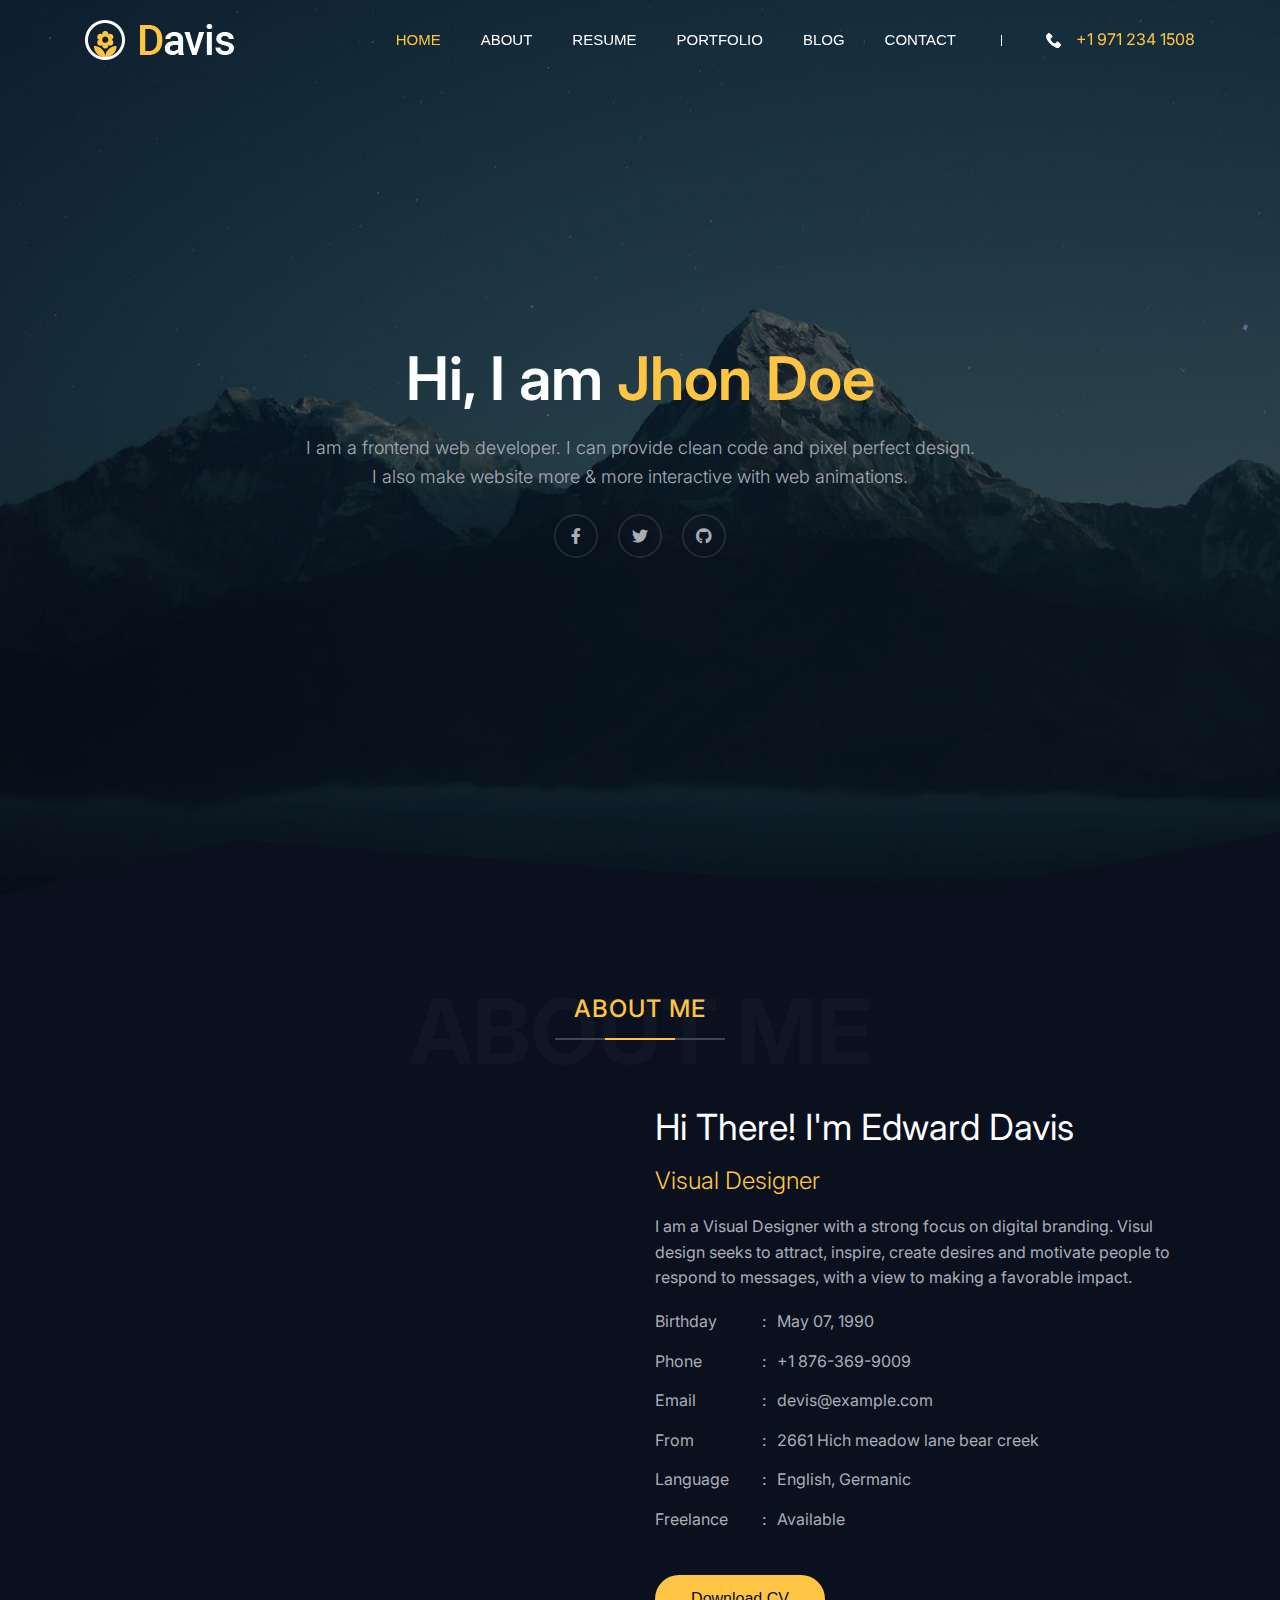
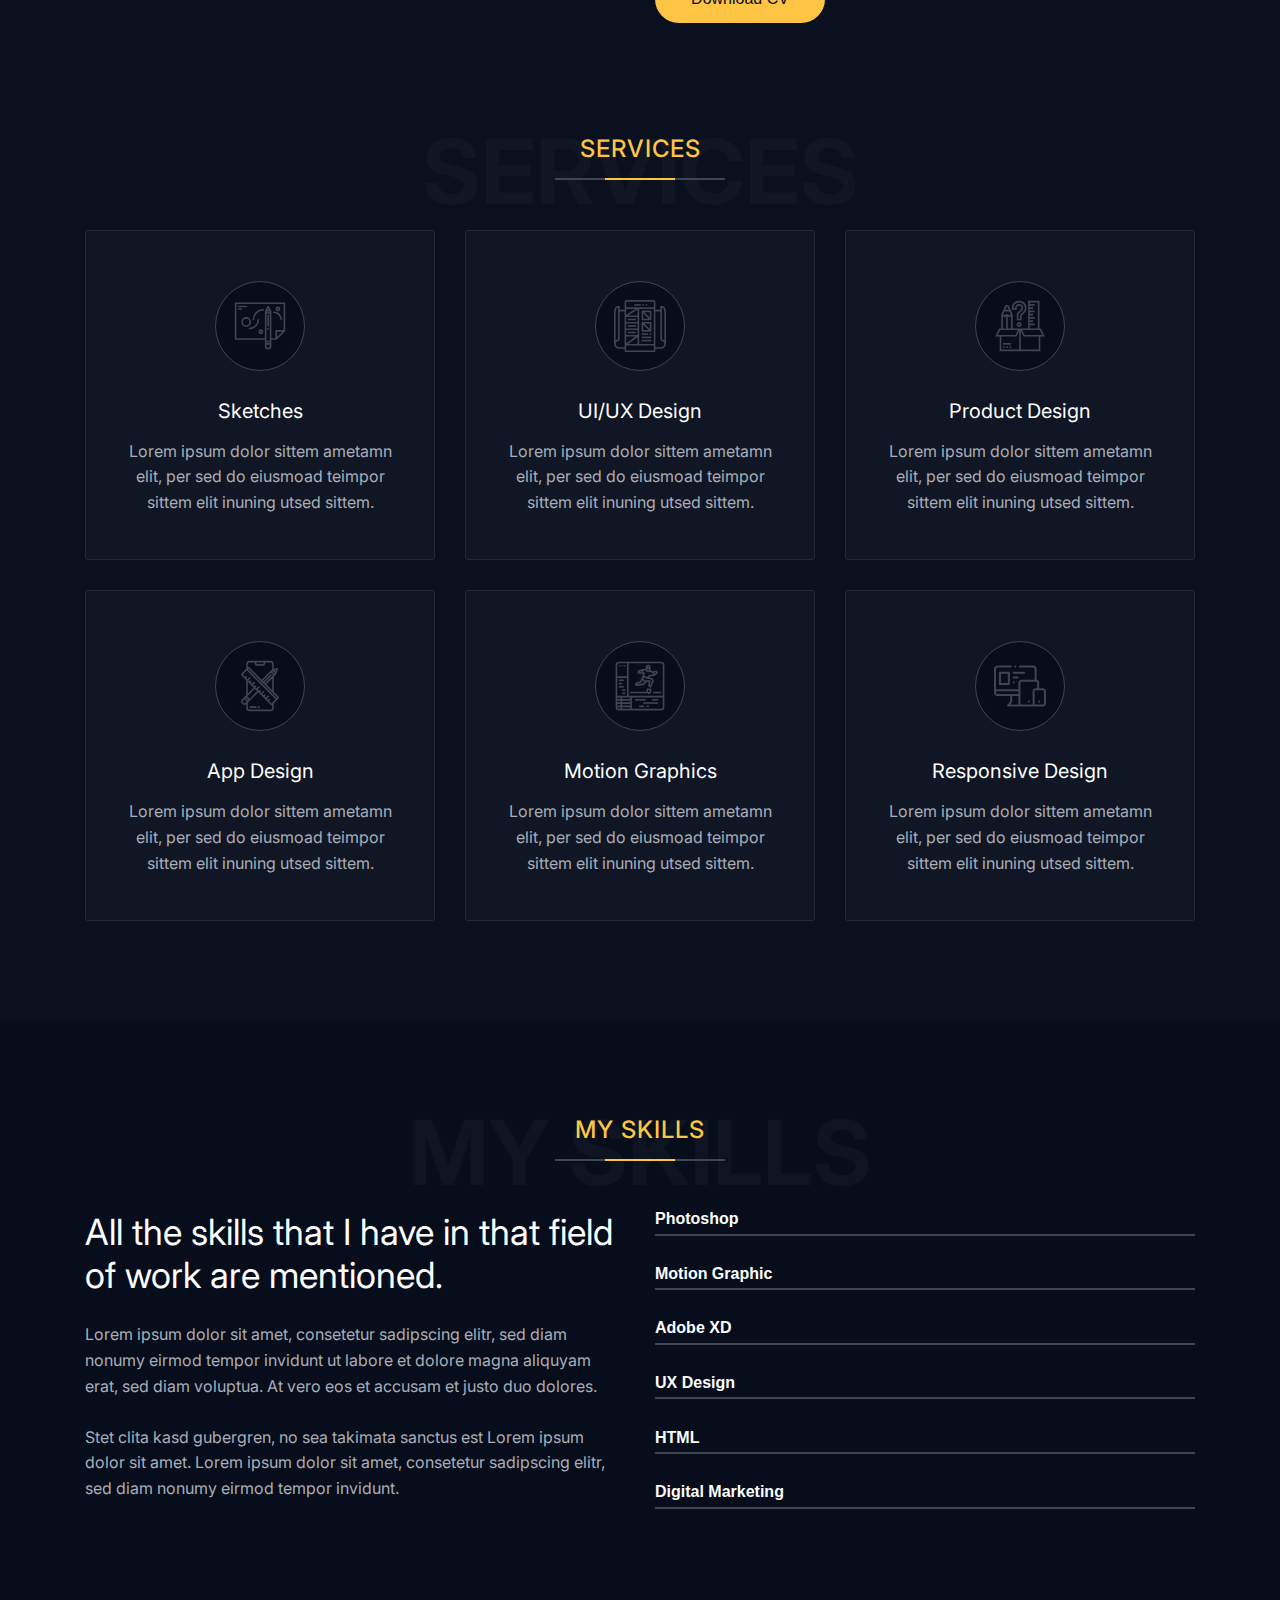
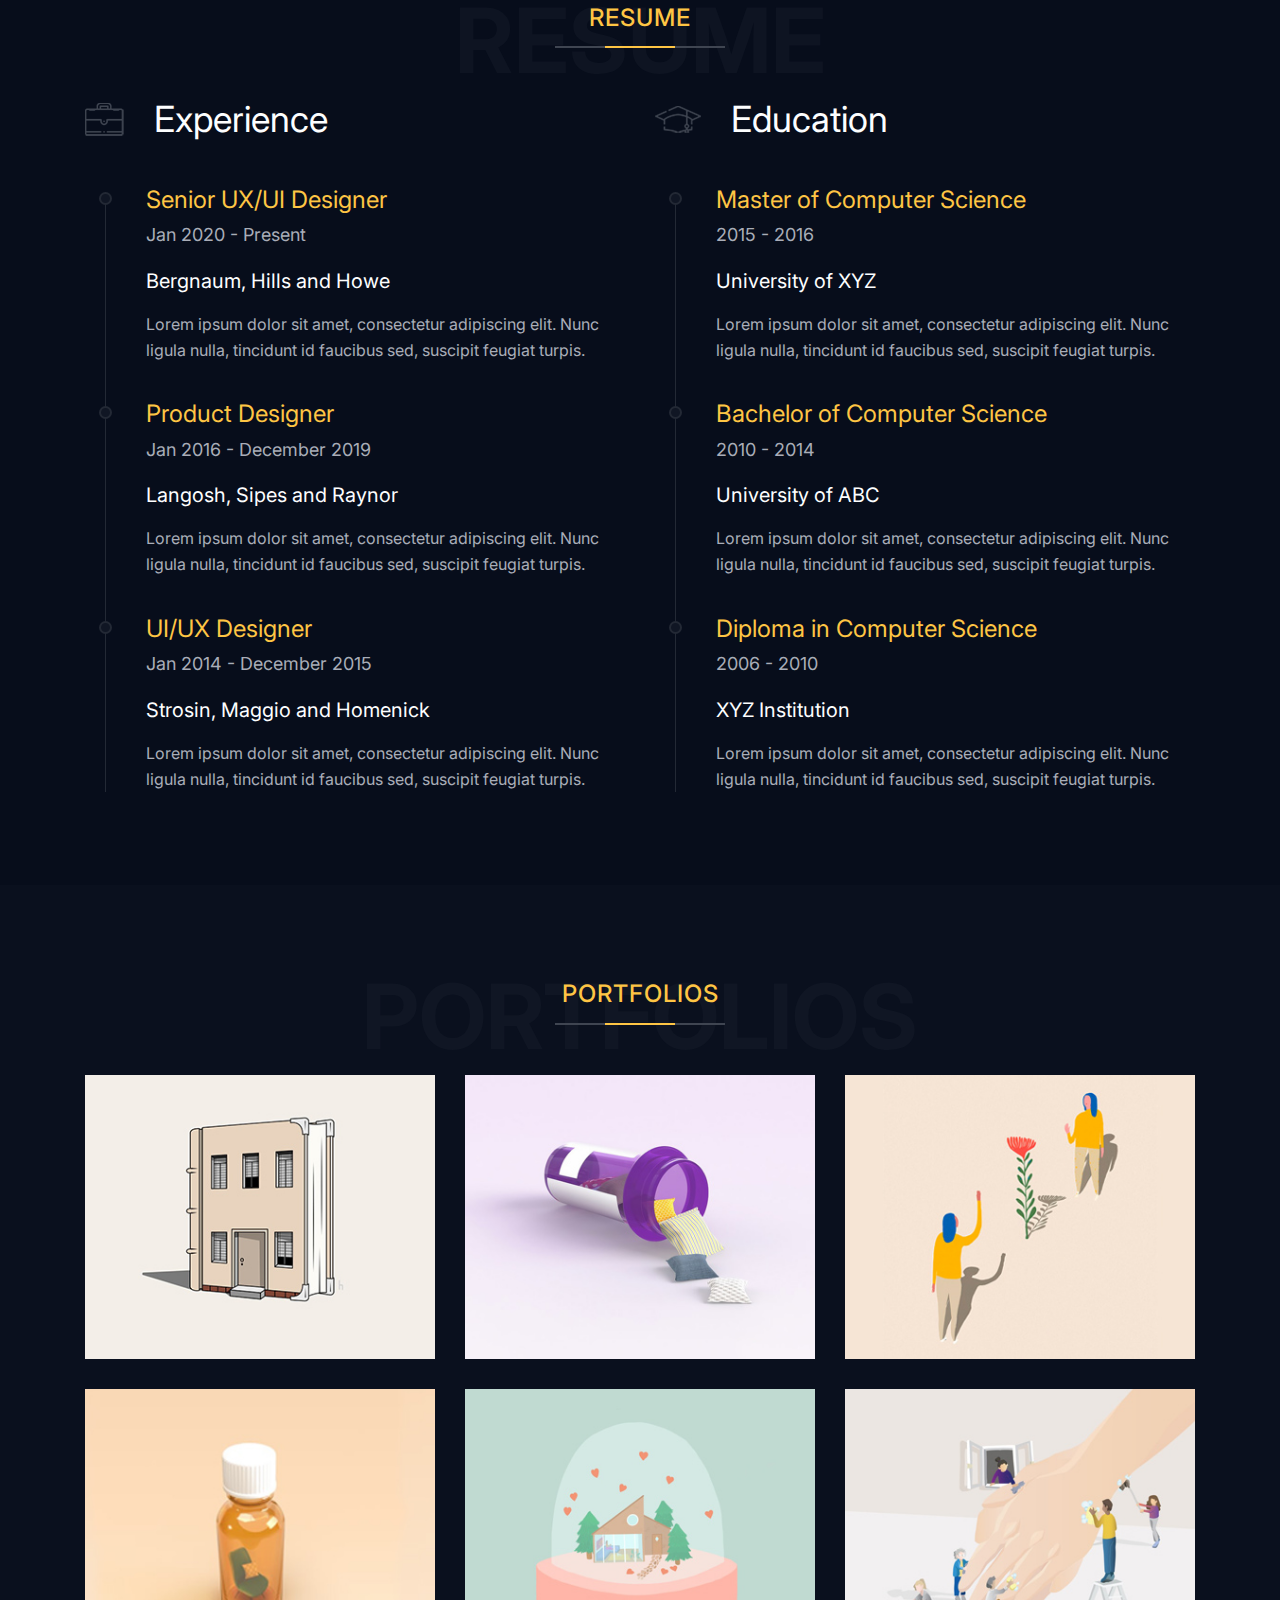
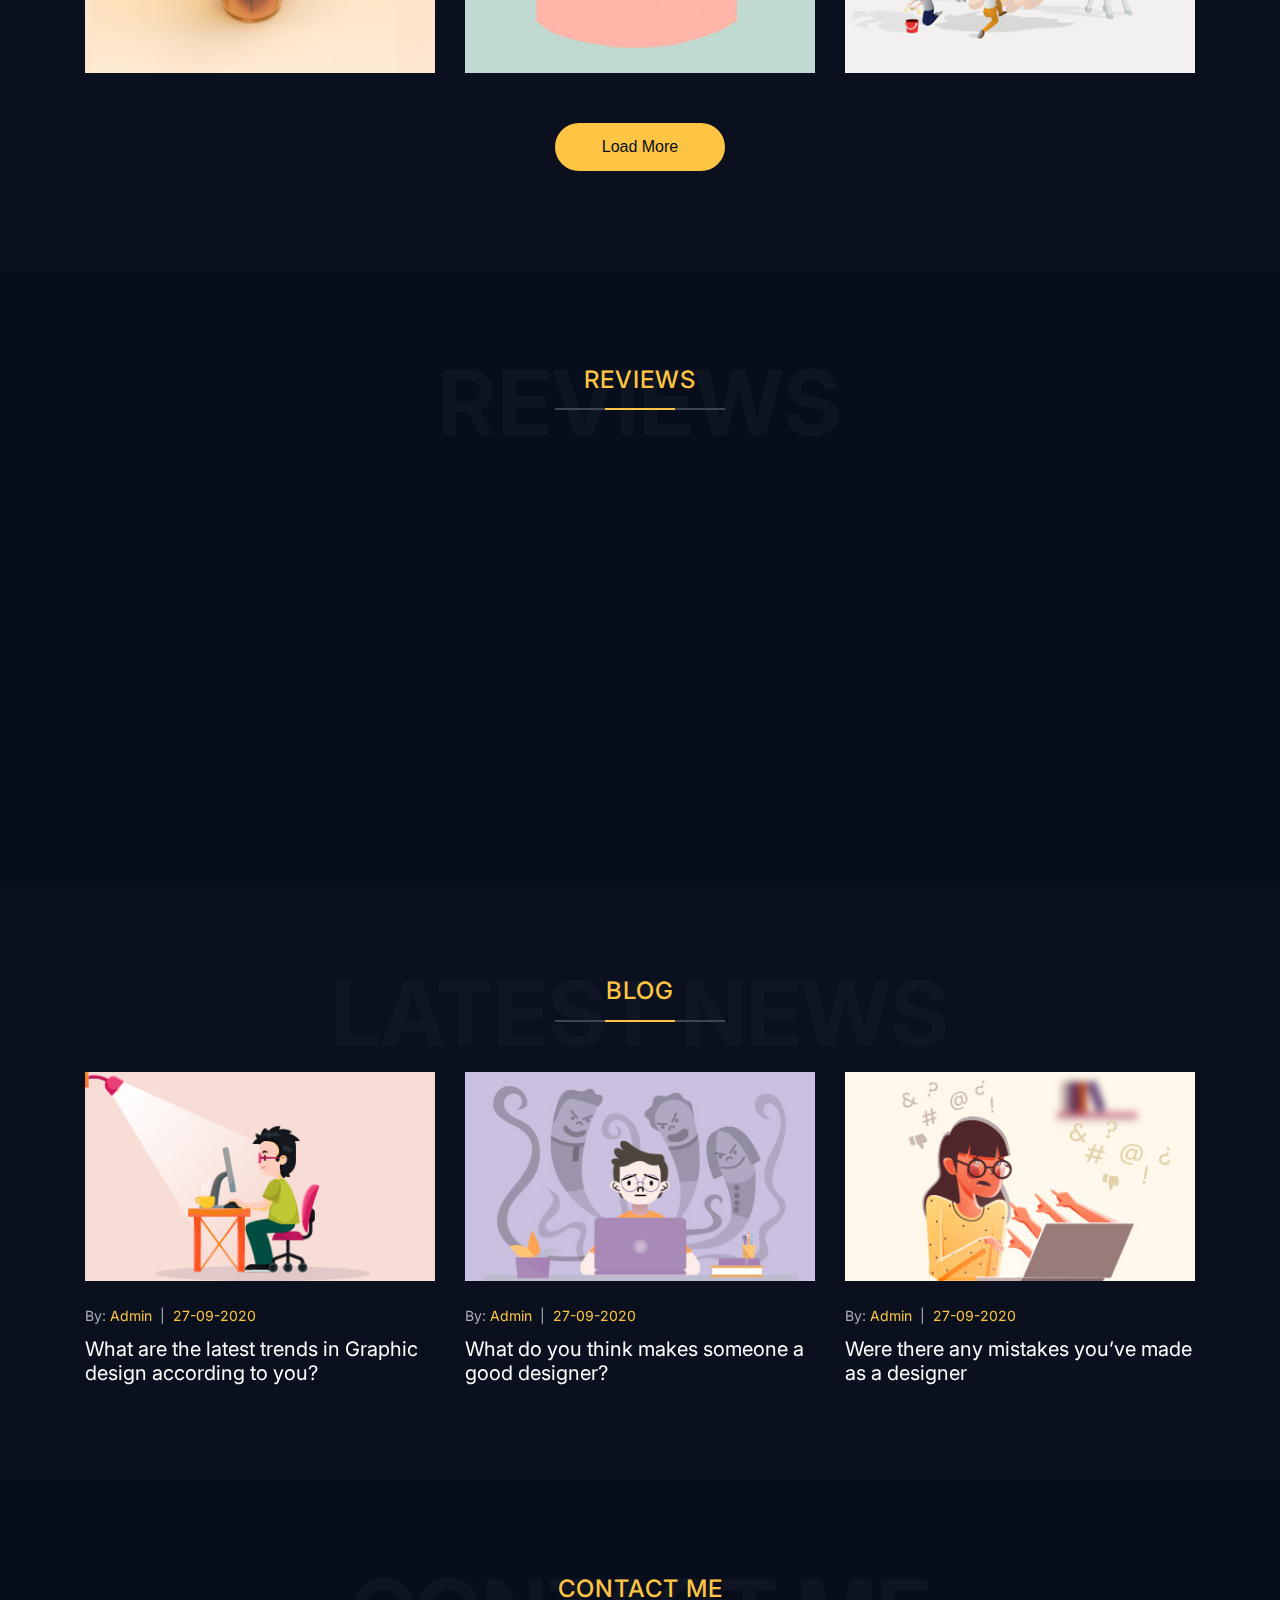
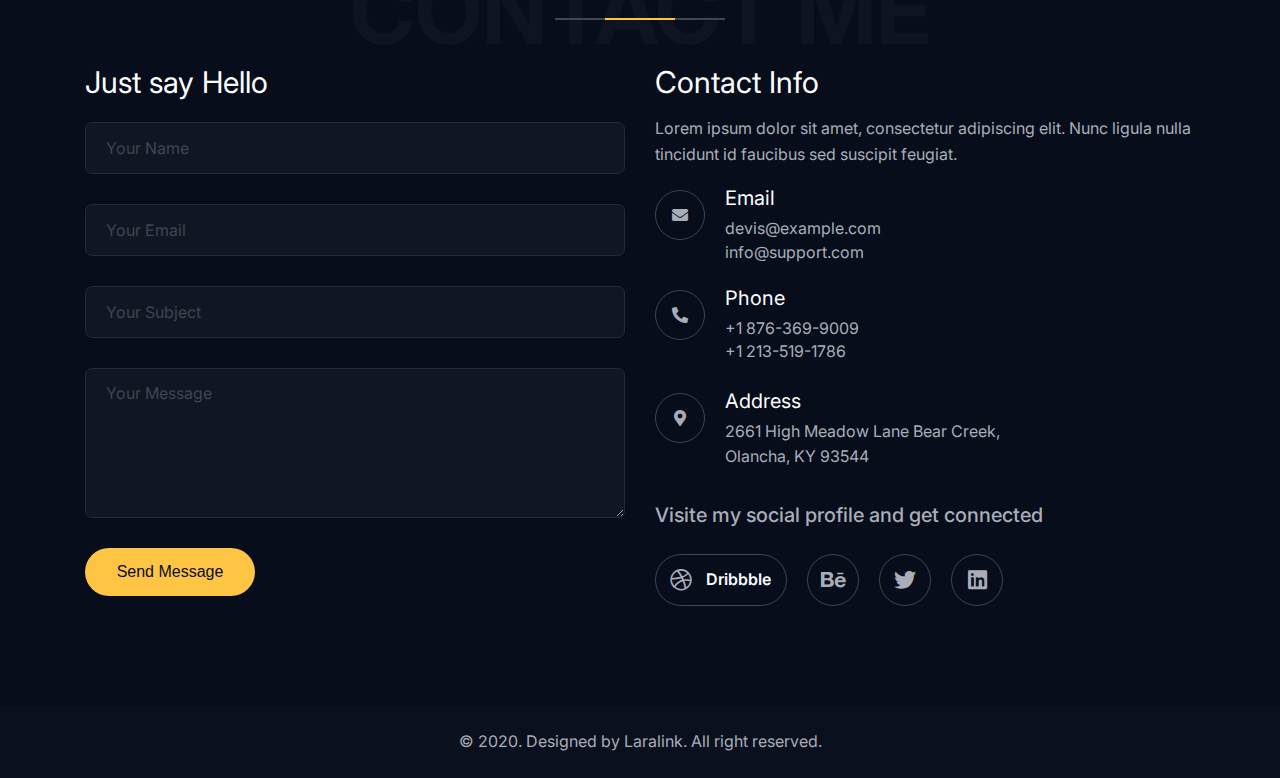
<file: www,websiteportfolio.com/davis-html.vercel.app/index4.html>
<!DOCTYPE html>
<html class="no-js" lang="en">


<!-- Mirrored from davis-html.vercel.app/index4.html by HTTrack Website Copier/3.x [XR&CO'2014], Mon, 06 May 2024 11:49:39 GMT -->
<!-- Added by HTTrack --><meta http-equiv="content-type" content="text/html;charset=utf-8" /><!-- /Added by HTTrack -->
<head>
  <!-- Meta Tags -->
  <meta charset="utf-8">
  <meta http-equiv="x-ua-compatible" content="ie=edge">
  <meta name="viewport" content="width=device-width, initial-scale=1">
  <meta name="author" content="Laralink">
  <!-- Page Title -->
  <title>Davis - Personal Portfolio</title>
  <!-- Favicon Icon -->
  <link rel="icon" href="assets/img/favicon.png" />
  <!-- Stylesheets -->
  <link rel="stylesheet" href="assets/css/bootstrap.min.css" />
  <link rel="stylesheet" href="assets/css/fontawesome.css" />
  <link rel="stylesheet" href="assets/css/slick.css" />
  <link rel="stylesheet" href="assets/css/lightgallery.min.css" />
  <link rel="stylesheet" href="assets/css/animate.css" />
  <link rel="stylesheet" href="assets/css/style.css" />
</head>

<body id="home">
  <!-- Start Header Section -->
  <header class="st-site-header st-style1 st-sticky-header st-transparent-header">
    <div class="st-main-header">
      <div class="container">
        <div class="st-main-header-in">
          <div class="st-main-header-left">
            <a class="st-site-branding" href="index.html"><img src="assets/img/logo.png" alt="Davis"></a>
          </div>
          <div class="st-main-header-right">
            <div class="st-nav">
              <ul class="st-nav-list st-onepage-nav">
                <li><a href="#home" class="st-smooth-move">Home</a></li>
                <li><a href="#about" class="st-smooth-move">About</a></li>
                <li><a href="#resume" class="st-smooth-move">Resume</a></li>
                <li><a href="#portfolio" class="st-smooth-move">Portfolio</a></li>
                <li><a href="#blog" class="st-smooth-move">Blog</a></li>
                <li><a href="#contact" class="st-smooth-move">Contact</a></li>
              </ul>
              <div class="sp-phone">
                <svg viewBox="0 0 513.64 513.64">
                  <g>
                    <g>
                      <path d="M499.66,376.96l-71.68-71.68c-25.6-25.6-69.12-15.359-79.36,17.92c-7.68,23.041-33.28,35.841-56.32,30.72c-51.2-12.8-120.32-79.36-133.12-133.12c-7.68-23.041,7.68-48.641,30.72-56.32c33.28-10.24,43.52-53.76,17.92-79.36l-71.68-71.68c-20.48-17.92-51.2-17.92-69.12,0l-48.64,48.64c-48.64,51.2,5.12,186.88,125.44,307.2c120.32,120.32,256,176.641,307.2,125.44l48.64-48.64C517.581,425.6,517.581,394.88,499.66,376.96z" />
                    </g>
                  </g>
                </svg>
                <div class="sp-phone-no">+1 971 234 1508</div>
              </div>
            </div>
          </div>
        </div>
      </div>
    </div>
  </header>
  <!-- End Header Section -->

  <!-- Start Hero Seciton -->
  <section class="st-hero st-style2 st-bg st-dynamic-bg" data-src='assets/img/hero-bg-2.jpg'>
    <div class="container">
      <div class="st-hero-text">
        <h1>Hi, I am <span>Jhon Doe</span></h1>
        <p>I am a frontend web developer. I can provide clean code and pixel perfect design. <br>I also make website more & more interactive with web animations.</p>
        <div class="st-hero-social-links">
          <a href="#" class="st-social-btn">
            <i class="fab fa-facebook-f"></i>
          </a>
          <a href="#" class="st-social-btn">
            <i class="fab fa-twitter"></i>
          </a>
          <a href="#" class="st-social-btn">
            <i class="fab fa-github"></i>
          </a>
        </div>
      </div>
    </div>
    <svg x="0px" y="0px" viewBox="0 186.5 1920 113.5" class="st-hero-shape">
      <polygon points="-30,300 355.167,210.5 1432.5,290 1920,198.5 1920,300"></polygon>
    </svg>
  </section>
  <!-- End Hero Seciton -->

  <!-- Start About Seciton -->
  <section id="about" class="st-about-wrap">
    <div class="st-height-b100 st-height-lg-b80"></div>
    <div class="container">
      <div class="st-section-heading st-style1">
        <h4 class="st-section-heading-title">ABOUT ME</h4>
        <h2 class="st-section-heading-subtitle">ABOUT ME</h2>
      </div>
      <div class="st-height-b25 st-height-lg-b25"></div>
    </div>
    <div class="container">
      <div class="row">
        <div class="col-lg-6 wow fadeInLeft">
          <div class="st-about-img-wrap">
            <div class="st-about-img st-dynamic-bg st-bg" data-src="assets/img/section/about.jpg"></div>
          </div>
          <div class="st-height-b0 st-height-lg-b30"></div>
        </div>
        <div class="col-lg-6">
          <div class="st-vertical-middle">
            <div class="st-vertical-middle-in">
              <div class="st-text-block st-style1">
                <h2 class="st-text-block-title">Hi There! I'm Edward Davis</h2>
                <h4 class="st-text-block-subtitle">Visual Designer</h4>
                <div class="st-text-block-text">
                  <p>I am a Visual Designer with a strong focus on digital branding. Visul design seeks to attract,
                    inspire, create desires and motivate people to respond to messages, with a view to making a
                    favorable impact.</p>
                </div>
                <ul class="st-text-block-details st-mp0">
                  <li><span>Birthday</span> : <span>May 07, 1990</span></li>
                  <li><span>Phone</span> : <span>+1 876-369-9009</span></li>
                  <li><span>Email</span> : <span>devis@example.com</span></li>
                  <li><span>From</span> : <span>2661 Hich meadow lane bear creek</span></li>
                  <li><span>Language</span> : <span>English, Germanic</span></li>
                  <li><span>Freelance</span> : <span>Available</span></li>
                </ul>
                <div class="st-text-block-btn">
                  <a href="#" class="st-btn st-style1 st-color1">Download CV</a>
                </div>
              </div>
            </div>
          </div>
        </div>
      </div>
    </div>
  </section>
  <!-- End About Seciton -->

  <!-- Start Service Seciton -->
  <section>
    <div class="st-height-b100 st-height-lg-b80"></div>
    <div class="container">
      <div class="st-section-heading st-style1">
        <h4 class="st-section-heading-title">SERVICES</h4>
        <h2 class="st-section-heading-subtitle">SERVICES</h2>
      </div>
      <div class="st-height-b25 st-height-lg-b25"></div>
    </div>

    <!-- Iconbox Container -->

    <div class="container">
      <div class="row">
        <div class="col-lg-4 col-md-6">
          <div class="st-iconbox st-style1">
            <div class="st-iconbox-icon">
              <svg viewBox="0 0 512 512">
                <g>
                  <path d="m336 144a8 8 0 0 0 -8 8v104a8 8 0 0 0 16 0v-104a8 8 0 0 0 -8-8z" />
                  <path d="m336 272a8 8 0 0 0 -8 8v8a8 8 0 0 0 16 0v-8a8 8 0 0 0 -8-8z" />
                  <path
                    d="m496 24h-480a8 8 0 0 0 -8 8v352a8 8 0 0 0 8 8h288v64a32 32 0 0 0 64 0v-64h48a8.008 8.008 0 0 0 5.66-2.34l80-80a8.008 8.008 0 0 0 2.34-5.66v-272a8 8 0 0 0 -8-8zm-144 432a16 16 0 0 1 -32 0v-16h32zm0-32h-32v-8h32zm0-24h-32v-264h32zm0-280h-32v-6.11l.94-1.89h30.12l.94 1.89zm-23.06-24 7.06-14.11 7.06 14.11zm95.06 268.69v-52.69h52.69zm64-68.69h-72a8 8 0 0 0 -8 8v72h-40v-264a8.081 8.081 0 0 0 -.84-3.58l-24-48a8.009 8.009 0 0 0 -14.32 0l-24 48a8.081 8.081 0 0 0 -.84 3.58v264h-280v-336h464z" />
                  <path d="m48 72h72a8 8 0 0 0 0-16h-72a8 8 0 0 0 0 16z" />
                  <path d="m80 88a8 8 0 0 0 -8-8h-24a8 8 0 0 0 0 16h24a8 8 0 0 0 8-8z" />
                  <path
                    d="m288 88a104.118 104.118 0 0 0 -104 104 8 8 0 0 0 16 0 88.1 88.1 0 0 1 88-88 8 8 0 0 0 0-16z" />
                  <path
                    d="m240 184a8 8 0 0 0 -8 8 80.091 80.091 0 0 1 -80 80 8 8 0 0 0 0 16 96.108 96.108 0 0 0 96-96 8 8 0 0 0 -8-8z" />
                  <path
                    d="m456 192a8 8 0 0 0 16 0 80.091 80.091 0 0 0 -80-80 8 8 0 0 0 0 16 64.072 64.072 0 0 1 64 64z" />
                  <path
                    d="m168 216a48 48 0 1 0 -48 48 48.053 48.053 0 0 0 48-48zm-48 32a32 32 0 1 1 32-32 32.036 32.036 0 0 1 -32 32z" />
                  <path
                    d="m264 288a24 24 0 1 0 24 24 24.028 24.028 0 0 0 -24-24zm0 32a8 8 0 1 1 8-8 8.009 8.009 0 0 1 -8 8z" />
                  <path
                    d="m432 112a24 24 0 1 0 -24-24 24.028 24.028 0 0 0 24 24zm0-32a8 8 0 1 1 -8 8 8.009 8.009 0 0 1 8-8z" />
                </g>
              </svg>
            </div>
            <h2 class="st-iconbox-title">Sketches</h2>
            <div class="st-iconbox-text">Lorem ipsum dolor sittem ametamn elit, per sed do eiusmoad teimpor sittem elit inuning utsed sittem.</div>
          </div>
          <div class="st-height-b30 st-height-lg-b30"></div>
        </div><!-- .col -->
        <div class="col-lg-4 col-md-6">
          <div class="st-iconbox st-style1">
            <div class="st-iconbox-icon">
              <svg viewBox="0 0 512 512">
                <g>
                  <g>
                    <path d="M360,104h-80c-4.418,0-8,3.582-8,8v80c0,4.418,3.582,8,8,8h80c4.418,0,8-3.582,8-8v-80C368,107.582,364.418,104,360,104z
                  M288,184v-52.693L340.693,184H288z M352,172.68L299.32,120H352V172.68z" />
                  </g>
                </g>
                <g>
                  <g>
                    <path d="M360,216h-80c-4.418,0-8,3.582-8,8v80c0,4.418,3.582,8,8,8h80c4.418,0,8-3.582,8-8v-80C368,219.582,364.418,216,360,216z
                  M288,296v-52.685L340.685,296H288z M352,284.688L299.312,232H352V284.688z" />
                  </g>
                </g>
                <g>
                  <g>
                    <rect x="272" y="328" width="64" height="16" />
                  </g>
                </g>
                <g>
                  <g>
                    <rect x="352" y="328" width="16" height="16" />
                  </g>
                </g>
                <g>
                  <g>
                    <rect x="272" y="360" width="96" height="16" />
                  </g>
                </g>
                <g>
                  <g>
                    <rect x="272" y="392" width="96" height="16" />
                  </g>
                </g>
                <g>
                  <g>
                    <rect x="136" y="184" width="80" height="16" />
                  </g>
                </g>
                <g>
                  <g>
                    <rect x="136" y="248" width="80" height="16" />
                  </g>
                </g>
                <g>
                  <g>
                    <rect x="136" y="312" width="80" height="16" />
                  </g>
                </g>
                <g>
                  <g>
                    <path d="M464,56c-4.418,0-8,3.582-8,8v32h-48V16c0-8.837-7.163-16-16-16H120c-8.837,0-16,7.163-16,16v80H56V64
                 c0-4.418-3.582-8-8-8c-0.48,0-48,0.728-48,64v312c0,30.504,30.4,44.632,46.4,47.84c0.526,0.111,1.062,0.165,1.6,0.16h56v16
                 c0,8.837,7.163,16,16,16h272c8.837,0,16-7.163,16-16v-16h56c0.538,0.005,1.074-0.049,1.6-0.16c16-3.208,46.4-17.336,46.4-47.84
                 V120C512,56.728,464.48,56,464,56z M16,120c0-32.64,14.4-43.088,24-46.4v312.232c-8.773,2.722-16.927,7.139-24,13V120z M104,464
                 H48.88C44.104,462.856,16,455.128,16,432c0-24.96,32.248-31.88,33.6-32.16c3.725-0.76,6.401-4.038,6.4-7.84V112h48V464z M120,88
                 h92.12L120,145.543V88z M232,94.447V152h-92.136L232,94.447z M120,168h112v48H120V168z M120,232h112v48H120V232z M120,296h112v48
                 H120V296z M120,360h94.186L120,424.724V360z M232,367.172V432h-94.337L232,367.172z M392,496H120v-48h272V496z M392,432H248V88
                 h144V432z M392,72H120V16h272V72z M463.136,464H408V112h48v280c-0.001,3.802,2.675,7.08,6.4,7.84
                 c0.368,0.072,33.6,7.008,33.6,32.16C496,455.256,468.072,462.84,463.136,464z M496,398.832c-7.073-5.861-15.227-10.278-24-13V73.6
                 c9.496,3.32,24,13.776,24,46.4V398.832z" />
                  </g>
                </g>
                <g>
                  <g>
                    <rect x="200" y="40" width="64" height="16" />
                  </g>
                </g>
                <g>
                  <g>
                    <rect x="280" y="40" width="16" height="16" />
                  </g>
                </g>
                <g>
                  <g>
                    <rect x="312" y="40" width="16" height="16" />
                  </g>
                </g>
              </svg>
            </div>
            <h2 class="st-iconbox-title">UI/UX Design</h2>
            <div class="st-iconbox-text">Lorem ipsum dolor sittem ametamn elit, per sed do eiusmoad teimpor sittem elit inuning utsed sittem.</div>
          </div>
          <div class="st-height-b30 st-height-lg-b30"></div>
        </div><!-- .col -->
        <div class="col-lg-4 col-md-6">
          <div class="st-iconbox st-style1">
            <div class="st-iconbox-icon">
              <svg viewBox="0 0 64 64">
                <path
                  d="m62.618 45-5-10h-1.618v-34h-14v34h-19v-17.217l-4.676-10.286c-.413-.909-1.325-1.497-2.324-1.497s-1.911.588-2.324 1.496l-4.676 10.287v17.217h-2.618l-5 10h5.618v18h50v-18zm-18.618-14h6v-2h-6v-2h4v-2h-4v-2h6v-2h-6v-2h4v-2h-4v-2h6v-2h-6v-2h4v-2h-4v-2h6v-2h-6v-2h10v32h-10zm12.382 6 3 6h-21.764l-3-6zm-39.387-2v-15.132l2.002 1.333 2.003-1.334v15.133zm3.743-17.361-1.741 1.159-3.002-2.001-2.998 2-1.735-1.158 1.654-3.639h6.167zm-5.242-9.316c.18-.393.828-.394 1.008.001l1.67 3.676h-4.349zm-4.496 11.547 1.997 1.333 1.998-1.333v15.13h-3.995zm-3.382 17.13h21.764l-3 6h-21.764zm1.382 8h18.618l3.382-6.764v22.764h-22zm46 16h-22v-22.764l3.382 6.764h18.618z" />
                <path d="m19 57h2v2h-2z" />
                <path d="m11 57h2v2h-2z" />
                <path d="m15 57h2v2h-2z" />
                <path d="m11 53h10v2h-10z" />
                <path
                  d="m28 9.657c0-1.465 1.192-2.657 2.657-2.657h.686c1.465 0 2.657 1.192 2.657 2.657 0 .709-.276 1.376-.778 1.879l-5.222 5.222v8.242h6v-5.758l3.464-3.464c1.636-1.635 2.536-3.809 2.536-6.121 0-4.773-3.884-8.657-8.657-8.657h-.686c-4.773 0-8.657 3.884-8.657 8.657v2.343h6zm-2 0v.343h-2v-.343c0-3.671 2.986-6.657 6.657-6.657h.686c3.671 0 6.657 2.986 6.657 6.657 0 1.777-.692 3.449-1.95 4.707l-4.05 4.05v4.586h-2v-5.414l4.637-4.636c.879-.881 1.363-2.051 1.363-3.293 0-2.568-2.089-4.657-4.657-4.657h-.686c-2.568 0-4.657 2.089-4.657 4.657z" />
                <path
                  d="m28 30c0 1.654 1.346 3 3 3s3-1.346 3-3-1.346-3-3-3-3 1.346-3 3zm4 0c0 .552-.448 1-1 1s-1-.448-1-1 .448-1 1-1 1 .448 1 1z" />
              </svg>
            </div>
            <h2 class="st-iconbox-title">Product Design</h2>
            <div class="st-iconbox-text">Lorem ipsum dolor sittem ametamn elit, per sed do eiusmoad teimpor sittem elit inuning utsed sittem.</div>
          </div>
          <div class="st-height-b30 st-height-lg-b30"></div>
        </div><!-- .col -->
        <div class="col-lg-4 col-md-6">
          <div class="st-iconbox st-style1">
            <div class="st-iconbox-icon">
              <svg viewBox="0 0 512 512">
                <g>
                  <path d="M216,456H160a8,8,0,0,0,0,16h56a8,8,0,0,0,0-16Z" />
                  <path d="M248,456h-8a8,8,0,0,0,0,16h8a8,8,0,0,0,0-16Z" />
                  <path
                    d="M442.68,363.48,392,312.8V165.27l22.4-22.4a7.953,7.953,0,0,0,1.93-3.13L433.3,88.82A8,8,0,0,0,423.18,78.7L392,89.09V40A32.042,32.042,0,0,0,360,8H152a32.042,32.042,0,0,0-32,32V86.53L69.32,137.21a8,8,0,0,0,0,11.31L120,199.2V346.74L80.63,386.11A32.005,32.005,0,0,0,120,436.01V472a32.042,32.042,0,0,0,32,32H360a32.042,32.042,0,0,0,32-32V425.47l50.68-50.68A8,8,0,0,0,442.68,363.48ZM413.06,98.94l-4.99,14.97-9.98-9.98Zm-31.95,10.64,21.31,21.31-.67,2-4.32,4.32-22.64-22.64,4.32-4.32ZM306.92,227.72l-5.66-5.66,67.88-67.88a8,8,0,1,0-11.32-11.32l-67.88,67.88-5.66-5.65,79.2-79.2,22.63,22.64-7.74,7.74-.05.05ZM376,181.27V296.8l-57.76-57.76ZM293.44,24l-4.5,16H222.25l-4-16ZM136,40a16.021,16.021,0,0,1,16-16h49.75l6.49,25.94A8,8,0,0,0,216,56h79a8,8,0,0,0,7.7-5.83L310.06,24H360a16.021,16.021,0,0,1,16,16V94.42l-3.74,1.25a7.953,7.953,0,0,0-3.13,1.93l-96.16,96.17L148.52,69.32a8,8,0,0,0-11.31,0L136,70.53ZM114.59,420.05a16.005,16.005,0,1,1-22.64-22.63l11.31-11.32,22.64,22.64Zm-.01-45.26,5.66-5.65,22.62,22.62-5.65,5.66Zm90.51-90.5,22.63,22.63-73.54,73.54-22.63-22.64ZM136,330.74V215.2l57.77,57.77ZM376,472a16.021,16.021,0,0,1-16,16H152a16.021,16.021,0,0,1-16-16V421.26L239.04,318.24,363.48,442.68a8,8,0,0,0,11.31,0l1.21-1.21Zm-6.86-46.29-22.63-22.63,5.66-5.66a8,8,0,0,0-11.32-11.31l-5.65,5.65-11.32-11.31,16.97-16.97a8,8,0,0,0-11.31-11.31l-16.97,16.97-11.32-11.32,5.66-5.65a8,8,0,0,0-11.31-11.32l-5.66,5.66L278.63,335.2l16.97-16.97a8,8,0,0,0-11.32-11.32l-16.97,16.97L256,312.57l5.66-5.66a8,8,0,1,0-11.32-11.31l-5.65,5.65a.035.035,0,0,1-.02-.01l-11.3-11.3,16.97-16.97a8,8,0,0,0-11.31-11.31l-16.97,16.97-11.29-11.29c-.01-.01-.01-.02-.02-.03l5.65-5.65a8,8,0,1,0-11.31-11.32L199.43,256l-11.31-11.31,16.97-16.97a8,8,0,0,0-11.32-11.32L176.8,233.37l-11.31-11.31,5.66-5.66a8,8,0,0,0-11.32-11.31l-5.65,5.66-11.32-11.32,16.97-16.97a8,8,0,0,0-11.31-11.31l-16.97,16.97L120.24,176.8l5.65-5.65a8,8,0,0,0-11.31-11.32l-5.66,5.66L86.29,142.86l39.6-39.59L408.73,386.11Zm50.91-50.92L137.21,91.95l5.65-5.66L267.29,210.72c.01.01.01.02.02.03s.02.01.03.02l16.93,16.94c.01,0,.01,0,.01.01s.01,0,.01.01l16.95,16.94c.01.01.01.02.02.03s.02.01.03.02l77.02,77.02a.234.234,0,0,0,.07.07l47.33,47.33Z" />
                </g>
              </svg>
            </div>
            <h2 class="st-iconbox-title">App Design</h2>
            <div class="st-iconbox-text">Lorem ipsum dolor sittem ametamn elit, per sed do eiusmoad teimpor sittem elit inuning utsed sittem.</div>
          </div>
          <div class="st-height-b0 st-height-lg-b30"></div>
        </div><!-- .col -->
        <div class="col-lg-4 col-md-6">
          <div class="st-iconbox st-style1">
            <div class="st-iconbox-icon">
              <svg viewBox="0 0 512 512">
                <path
                  d="m48 496h416a32.036 32.036 0 0 0 32-32v-416a32.036 32.036 0 0 0 -32-32h-416a32.036 32.036 0 0 0 -32 32v416a32.036 32.036 0 0 0 32 32zm-16-32h32v16h-16a16.01833 16.01833 0 0 1 -16-16zm128-48h-80v-16h80zm0 16v16h-80v-16zm0 32v16h-80v-16zm0-80h-80v-16h80zm-32-32h-96v-176h96zm-64 16v16h-32v-16zm0 32v16h-32v-16zm0 32v16h-32v-16zm400 48h-288v-112h304v96a16.01833 16.01833 0 0 1 -16 16zm16-432v304h-336v-320h320a16.01833 16.01833 0 0 1 16 16zm-432-16h80v128h-96v-112a16.01833 16.01833 0 0 1 16-16z" />
                <path d="m208 384h104v16h-104z" />
                <path d="m288 416h144v16h-144z" />
                <path d="m248 448h48v16h-48z" />
                <path d="m320 448h24v16h-24z" />
                <path d="m376 384h56v16h-56z" />
                <circle cx="56" cy="56" r="8" />
                <circle cx="80" cy="56" r="8" />
                <circle cx="104" cy="56" r="8" />
                <path d="m384 312h80v16h-80z" />
                <path
                  d="m332.68652 328 5.65674 5.65674a7.99945 7.99945 0 0 0 11.31348 0l16-16a7.99877 7.99877 0 0 0 2.34326-5.65674v-24a7.99977 7.99977 0 0 0 -8-8h-32a7.99977 7.99977 0 0 0 -8 8v24h-160v16zm3.31348-32h16v12.68652l-8 8-8-8z" />
                <path d="m48 192h48v16h-48z" />
                <path d="m48 224h32v16h-32z" />
                <path d="m48 256h48v16h-48z" />
                <path d="m80 288h32v16h-32z" />
                <path d="m80 320h32v16h-32z" />
                <path
                  d="m210.66455 253.96094a8.00168 8.00168 0 0 0 6.21875 1.99023l72-8a7.99845 7.99845 0 0 0 4.77344-2.29443l29.65674-29.65674h19.24267l-6.44726 38.68457a7.99969 7.99969 0 0 0 4.31347 8.4707l16 8a8 8 0 0 0 10.93067-4.0039l20.14258-46.99951a33.75475 33.75475 0 0 0 -25.47608-46.59229l-17.37036-2.895 10.66483-10.66457h36.686a7.99948 7.99948 0 0 0 4.7998-1.6001l32-24a7.9996 7.9996 0 0 0 2.35547-9.97754l-8-16a7.99877 7.99877 0 0 0 -9.0957-4.18359l-29.49023 7.37256-25.2182-10.08716a23.96392 23.96392 0 0 0 .64886-5.52417v-27.05566a20.94358 20.94358 0 0 0 -30.31055-18.73291l-13.26709 6.6333a7.99924 7.99924 0 0 0 -4.42236 7.15527v24h-32a8.00164 8.00164 0 0 0 -2.97119.57227l-40 16a7.99975 7.99975 0 0 0 -5.02881 7.42773v16a7.99977 7.99977 0 0 0 8 8h45.75391l-5.36005 21.43921-22.33186 52.10718-44.5918 14.86425a8.00011 8.00011 0 0 0 -5.4702 7.58936v16a8.00089 8.00089 0 0 0 2.66455 5.96094zm162.64945-52.72022a17.73543 17.73543 0 0 1 -.52441 12.60791l-16.80078 39.20166-3.12647-1.56347 7.02881-42.17139a8.00034 8.00034 0 0 0 -7.89115-9.31543h-40.92871a20.1611 20.1611 0 0 1 -19.12647-26.53662l.96155-2.88464 32.12244 12.849a7.986 7.986 0 0 0 1.65729.45722l-.001.00616 32.7041 5.45069a17.7145 17.7145 0 0 1 13.9248 11.89891zm-21.314-57.24072a7.99877 7.99877 0 0 0 -5.65674 2.34326l-20.27 20.26953-28.61865-11.44726 6.30664-25.2251a8.0001 8.0001 0 0 0 -7.76125-9.94043h-8v-16h25.3761a23.97964 23.97964 0 0 0 37.033 11.17987l26.82165 10.72864 4.52291 18.09149zm-8-48a8 8 0 0 1 -16 0v-8h16zm69.85889 29.606-17.01984 12.76489-3.13751-12.55 18.01282-4.50348zm-77.01319-61.084a4.94339 4.94339 0 0 1 7.1543 4.42234v3.05566h-16v-3.05566zm-88.8457 52.8945 24-9.60022v12.18372h-24zm-24 120.34961 42.52979-14.17675a7.99955 7.99955 0 0 0 4.82324-4.438l8.81164-20.56055c.26654.43829.53235.877.81873 1.30664a36.07631 36.07631 0 0 0 20.894 14.91168l-17.54974 17.54975-60.32766 6.70312z" />
              </svg>
            </div>
            <h2 class="st-iconbox-title">Motion Graphics</h2>
            <div class="st-iconbox-text">Lorem ipsum dolor sittem ametamn elit, per sed do eiusmoad teimpor sittem elit inuning utsed sittem.</div>
          </div>
          <div class="st-height-b0 st-height-lg-b30"></div>
        </div><!-- .col -->
        <div class="col-lg-4 col-md-6">
          <div class="st-iconbox st-style1">
            <div class="st-iconbox-icon">
              <svg viewBox="0 0 512 512">
                <g id="XMLID_1568_">
                  <g id="XMLID_652_">
                    <path id="XMLID_676_"
                      d="m482 278h-37.673v-54c0-14.602-10.489-26.795-24.327-29.455v-104.529c0-19.859-16.157-36.016-36.017-36.016h-128.983c-5.522 0-10 4.477-10 10s4.478 10 10 10h128.983c8.832 0 16.017 7.185 16.017 16.016v103.984h-129.667c-16.542 0-30 13.458-30 30v63.228h-220.333v-197.212c0-8.831 7.185-16.016 16.017-16.016h128.983c5.522 0 10-4.477 10-10s-4.478-10-10-10h-128.983c-19.86 0-36.017 16.157-36.017 36.016v229.268c0 19.859 16.157 36.017 36.017 36.017h123.33v36.063c0 19.688-9.953 37.694-26.624 48.168-3.774 2.371-5.523 6.953-4.29 11.235 1.233 4.283 5.152 7.232 9.609 7.232h343.958c16.542 0 30-13.458 30-30v-119.999c0-16.542-13.458-30-30-30zm-211.667-64h143.994c5.514 0 10 4.486 10 10v54h-14.327c-16.542 0-30 13.458-30 30v120c0 3.506.61 6.87 1.72 10h-111.387c-5.514 0-10-4.486-10-10v-204c0-5.514 4.486-10 10-10zm-250.333 105.284v-12.057h220.333v28.073h-70.986-133.33c-8.832.001-16.017-7.184-16.017-16.016zm159.347 72.08v-36.063h60.986v72.699c0 3.506.61 6.87 1.72 10h-78.402c10.071-13.169 15.696-29.427 15.696-46.636zm312.653 36.636c0 5.514-4.486 10-10 10h-72c-5.514 0-10-4.486-10-10v-120c0-5.514 4.486-10 10-10h72c5.514 0 10 4.486 10 10z" />
                    <path id="XMLID_1626_"
                      d="m58 114.614c-5.522 0-10 4.477-10 10v112c0 5.523 4.478 10 10 10h88c5.522 0 10-4.477 10-10v-112c0-5.523-4.478-10-10-10zm78 112h-68v-92h68z" />
                    <path id="XMLID_1627_"
                      d="m194 134.614h101c5.522 0 10-4.477 10-10s-4.478-10-10-10h-101c-5.522 0-10 4.477-10 10s4.478 10 10 10z" />
                    <path id="XMLID_1628_"
                      d="m194 230.61c2.63 0 5.21-1.06 7.069-2.92 1.86-1.87 2.931-4.44 2.931-7.08 0-2.63-1.07-5.21-2.931-7.07-1.859-1.86-4.439-2.93-7.069-2.93s-5.21 1.07-7.07 2.93-2.93 4.44-2.93 7.07 1.069 5.21 2.93 7.08c1.86 1.86 4.44 2.92 7.07 2.92z" />
                    <path id="XMLID_1639_"
                      d="m194 182.614h37.5c5.522 0 10-4.477 10-10s-4.478-10-10-10h-37.5c-5.522 0-10 4.477-10 10s4.478 10 10 10z" />
                    <path id="XMLID_1674_"
                      d="m446 398c-2.63 0-5.21 1.069-7.07 2.93s-2.93 4.44-2.93 7.07 1.069 5.21 2.93 7.069c1.86 1.86 4.44 2.931 7.07 2.931s5.21-1.07 7.069-2.931c1.861-1.859 2.931-4.439 2.931-7.069s-1.07-5.21-2.931-7.07c-1.859-1.861-4.439-2.93-7.069-2.93z" />
                    <path id="XMLID_1677_"
                      d="m342.33 418c2.63 0 5.21-1.07 7.069-2.931 1.86-1.859 2.931-4.439 2.931-7.069s-1.07-5.21-2.931-7.07c-1.859-1.86-4.439-2.93-7.069-2.93s-5.21 1.069-7.07 2.93-2.93 4.44-2.93 7.07 1.069 5.21 2.93 7.069c1.86 1.861 4.44 2.931 7.07 2.931z" />
                    <path id="XMLID_1681_"
                      d="m210 74c2.63 0 5.21-1.07 7.069-2.93 1.861-1.86 2.931-4.44 2.931-7.07s-1.07-5.21-2.931-7.07c-1.859-1.86-4.439-2.93-7.069-2.93s-5.21 1.07-7.07 2.93-2.93 4.44-2.93 7.07 1.069 5.21 2.93 7.07 4.44 2.93 7.07 2.93z" />
                  </g>
                </g>
              </svg>
            </div>
            <h2 class="st-iconbox-title">Responsive Design</h2>
            <div class="st-iconbox-text">Lorem ipsum dolor sittem ametamn elit, per sed do eiusmoad teimpor sittem elit inuning utsed sittem.</div>
          </div>
          <div class="st-height-b0 st-height-lg-b30"></div>
        </div><!-- .col -->
      </div>
    </div>
    <div class="st-height-b100 st-height-lg-b80"></div>
  </section>
  <!-- End Service Seciton -->

  <!-- Start Skill Seciton -->
  <section class="st-dark-bg">
    <div class="st-height-b100 st-height-lg-b80"></div>
    <div class="container">
      <div class="st-section-heading st-style1">
        <h4 class="st-section-heading-title">MY SKILLS</h4>
        <h2 class="st-section-heading-subtitle">MY SKILLS</h2>
      </div>
      <div class="st-height-b25 st-height-lg-b25"></div>
    </div>

    <div class="container">
      <div class="row">
        <div class="col-lg-6">
          <div class="st-skill-wrap">
            <div class="st-skill-heading">
              <h2 class="st-skill-title">All the skills that I have in that field
                of work are mentioned.</h2>
              <div class="st-skill-subtitle">Lorem ipsum dolor sit amet, consetetur sadipscing elitr, sed diam
                nonumy eirmod tempor invidunt ut labore et dolore magna aliquyam erat, sed diam voluptua. At vero
                eos et accusam et justo duo dolores. <br><br>Stet clita kasd gubergren, no sea takimata
                sanctus est Lorem ipsum dolor sit amet. Lorem ipsum dolor sit amet, consetetur sadipscing elitr,
                sed diam nonumy eirmod tempor invidunt.
              </div>
            </div><!-- .st-skill-heading -->
          </div>
        </div>

        <!-- Progressbar -->

        <div class="col-lg-6">
          <div class="st-height-b0 st-height-lg-b30"></div>
          <div class="st-progressbar-wrap">
            <div class="st-single-progressbar">
              <div class="st-progressbar-heading">
                <h3 class="st-progressbar-title">Photoshop</h3>
                <div class="st-progressbar-percentage wow fadeInLeft" data-wow-duration="1.5s"
                    data-wow-delay="0.5s">95%</div>
              </div>
              <div class="st-progressbar" data-progress="95">
                <div class="st-progressbar-in wow fadeInLeft"></div>
              </div>
            </div><!-- .st-single-progressbar -->
            <div class="st-height-b30 st-height-lg-b20"></div>
            <div class="st-single-progressbar">
              <div class="st-progressbar-heading">
                <h3 class="st-progressbar-title">Motion Graphic</h3>
                <div class="st-progressbar-percentage wow fadeInLeft" data-wow-duration="1.5s"
                    data-wow-delay="0.5s">75%</div>
              </div>
              <div class="st-progressbar" data-progress="75">
                <div class="st-progressbar-in wow fadeInLeft"></div>
              </div>
            </div><!-- .st-single-progressbar -->
            <div class="st-height-b30 st-height-lg-b20"></div>
            <div class="st-single-progressbar">
              <div class="st-progressbar-heading">
                <h3 class="st-progressbar-title">Adobe XD</h3>
                <div class="st-progressbar-percentage wow fadeInLeft" data-wow-duration="1.5s"
                    data-wow-delay="0.5s">90%</div>
              </div>
              <div class="st-progressbar" data-progress="90">
                <div class="st-progressbar-in wow fadeInLeft"></div>
              </div>
            </div><!-- .st-single-progressbar -->
            <div class="st-height-b30 st-height-lg-b20"></div>
            <div class="st-single-progressbar">
              <div class="st-progressbar-heading">
                <h3 class="st-progressbar-title">UX Design</h3>
                <div class="st-progressbar-percentage wow fadeInLeft" data-wow-duration="1.5s"
                    data-wow-delay="0.5s">85%</div>
              </div>
              <div class="st-progressbar" data-progress="85">
                <div class="st-progressbar-in wow fadeInLeft"></div>
              </div>
            </div><!-- .st-single-progressbar -->
            <div class="st-height-b30 st-height-lg-b20"></div>
            <div class="st-single-progressbar">
              <div class="st-progressbar-heading">
                <h3 class="st-progressbar-title">HTML</h3>
                <div class="st-progressbar-percentage wow fadeInLeft" data-wow-duration="1.5s"
                    data-wow-delay="0.5s">80%</div>
              </div>
              <div class="st-progressbar" data-progress="80">
                <div class="st-progressbar-in wow fadeInLeft"></div>
              </div>
            </div><!-- .st-single-progressbar -->
            <div class="st-height-b30 st-height-lg-b20"></div>
            <div class="st-single-progressbar">
              <div class="st-progressbar-heading">
                <h3 class="st-progressbar-title">Digital Marketing</h3>
                <div class="st-progressbar-percentage wow fadeInLeft" data-wow-duration="1.5s"
                    data-wow-delay="0.5s">90%</div>
              </div>
              <div class="st-progressbar" data-progress="90">
                <div class="st-progressbar-in wow fadeInLeft"></div>
              </div>
            </div><!-- .st-single-progressbar -->
          </div>
        </div>
      </div>
    </div>
  </section>
  <!-- End Skill Seciton -->

  <!-- Start Resume Seciton -->
  <section id="resume" class="st-dark-bg">
    <div class="st-height-b100 st-height-lg-b80"></div>
    <div class="container">
      <div class="st-section-heading st-style1">
        <h4 class="st-section-heading-title">RESUME</h4>
        <h2 class="st-section-heading-subtitle">RESUME</h2>
      </div>
      <div class="st-height-b25 st-height-lg-b25"></div>
    </div>
    <div class="container">
      <div class="row">
        <!-- Experience -->
        <div class="col-lg-6">
          <div class="st-resume-wrap">
            <div class="st-resume-heading">
              <img src="assets/img/icon/resume-icon1.png" alt="resume-icon">
              <h2 class="st-resume-heading-title">Experience</h2>
            </div>

            <div class="st-height-b50 st-height-lg-b30"></div>

            <div class="st-resume-timeline-wrap">
              <div class="st-resume-timeline">
                <h3 class="st-resume-timeline-title">Senior UX/UI Designer</h3>
                <div class="st-resume-timeline-duration">Jan 2020 - Present</div>
                <h4 class="st-resume-timeline-subtitle">Bergnaum, Hills and Howe</h4>
                <div class="st-resume-timeline-text">
                  <p>Lorem ipsum dolor sit amet, consectetur adipiscing elit. Nunc
                    ligula nulla, tincidunt id faucibus sed, suscipit feugiat turpis.</p>
                </div>
              </div> <!-- st-resume-timeline -->
              <div class="st-height-b50 st-height-lg-b30"></div>
              <div class="st-resume-timeline">
                <h3 class="st-resume-timeline-title">Product Designer</h3>
                <div class="st-resume-timeline-duration">Jan 2016 - December 2019</div>
                <h4 class="st-resume-timeline-subtitle">Langosh, Sipes and Raynor</h4>
                <div class="st-resume-timeline-text">
                  <p>Lorem ipsum dolor sit amet, consectetur adipiscing elit. Nunc
                    ligula nulla, tincidunt id faucibus sed, suscipit feugiat turpis.</p>
                </div>
              </div> <!-- st-resume-timeline -->
              <div class="st-height-b50 st-height-lg-b30"></div>
              <div class="st-resume-timeline">
                <h3 class="st-resume-timeline-title">UI/UX Designer</h3>
                <div class="st-resume-timeline-duration">Jan 2014 - December 2015</div>
                <h4 class="st-resume-timeline-subtitle">Strosin, Maggio and Homenick</h4>
                <div class="st-resume-timeline-text">
                  <p>Lorem ipsum dolor sit amet, consectetur adipiscing elit. Nunc
                    ligula nulla, tincidunt id faucibus sed, suscipit feugiat turpis.</p>
                </div>
              </div> <!-- st-resume-timeline -->
            </div>
          </div>
        </div>

        <!-- Education -->
        <div class="col-lg-6">

          <div class="st-height-b0 st-height-lg-b50"></div>
          <div class="st-resume-wrap">
            <div class="st-resume-heading">
              <img src="assets/img/icon/resume-icon2.png" alt="resume-icon">
              <h2 class="st-resume-heading-title">Education</h2>
            </div>
            <div class="st-height-b50 st-height-lg-b30"></div>

            <div class="st-resume-timeline-wrap">
              <div class="st-resume-timeline">
                <h3 class="st-resume-timeline-title">Master of Computer Science</h3>
                <div class="st-resume-timeline-duration">2015 - 2016</div>
                <h4 class="st-resume-timeline-subtitle">University of XYZ</h4>
                <div class="st-resume-timeline-text">
                  <p>Lorem ipsum dolor sit amet, consectetur adipiscing elit. Nunc
                    ligula nulla, tincidunt id faucibus sed, suscipit feugiat turpis.</p>
                </div>
              </div> <!-- st-resume-timeline -->
              <div class="st-height-b50 st-height-lg-b30"></div>
              <div class="st-resume-timeline">
                <h3 class="st-resume-timeline-title">Bachelor of Computer Science</h3>
                <div class="st-resume-timeline-duration">2010 - 2014</div>
                <h4 class="st-resume-timeline-subtitle">University of ABC</h4>
                <div class="st-resume-timeline-text">
                  <p>Lorem ipsum dolor sit amet, consectetur adipiscing elit. Nunc
                    ligula nulla, tincidunt id faucibus sed, suscipit feugiat turpis.</p>
                </div>
              </div> <!-- st-resume-timeline -->
              <div class="st-height-b50 st-height-lg-b30"></div>
              <div class="st-resume-timeline">
                <h3 class="st-resume-timeline-title">Diploma in Computer Science</h3>
                <div class="st-resume-timeline-duration">2006 - 2010</div>
                <h4 class="st-resume-timeline-subtitle">XYZ Institution</h4>
                <div class="st-resume-timeline-text">
                  <p>Lorem ipsum dolor sit amet, consectetur adipiscing elit. Nunc
                    ligula nulla, tincidunt id faucibus sed, suscipit feugiat turpis.</p>
                </div>
              </div> <!-- st-resume-timeline -->
            </div>
          </div>
        </div>
      </div>
    </div>
    <div class="st-height-b100 st-height-lg-b80"></div>
  </section>
  <!-- End Resume Seciton -->

  <!-- Start Portfolio Seciton -->
  <section id="portfolio">
    <div class="st-height-b100 st-height-lg-b80"></div>
    <div class="container">
      <div class="st-section-heading st-style1">
        <h4 class="st-section-heading-title">PORTFOLIOS</h4>
        <h2 class="st-section-heading-subtitle">PORTFOLIOS</h2>
      </div>
      <div class="st-height-b25 st-height-lg-b25"></div>
    </div>
    <div class="container">
      <div class="row">
        <div class="col-lg-4 col-md-6">
          <div class="st-portfolio-single st-style1 st-lightgallery">
            <div class="st-portfolio-item">
              <a href="assets/img/portfolio/portfolio1_lg.jpg" class="st-portfolio st-zoom st-lightbox-item">
                <div class="st-portfolio-img st-zoom-in">
                  <img src="assets/img/portfolio/portfolio1.jpg" alt="portfolio">
                </div>
                <div class="st-portfolio-item-hover">
                  <i class="fas fa-plus-circle"></i>
                  <h5>Product Design</h5>
                  <p>Design / Marketing</p>
                </div>
              </a>
            </div>
          </div>
        </div>
        <div class="col-lg-4 col-md-6">
          <div class="st-portfolio-single st-style1 st-lightgallery">
            <div class="st-portfolio-item">
              <a href="assets/img/portfolio/portfolio2_lg.jpg" class="st-portfolio st-zoom st-lightbox-item">
                <div class="st-portfolio-img st-zoom-in">
                  <img src="assets/img/portfolio/portfolio2.jpg" alt="portfolio">
                </div>
                <div class="st-portfolio-item-hover">
                  <i class="fas fa-plus-circle"></i>
                  <h5>Product Design</h5>
                  <p>Design / Marketing</p>
                </div>
              </a>
            </div>
          </div>
        </div>
        <div class="col-lg-4 col-md-6">
          <div class="st-portfolio-single st-style1 st-lightgallery">
            <div class="st-portfolio-item">
              <a href="assets/img/portfolio/portfolio3_lg.jpg" class="st-portfolio st-zoom st-lightbox-item">
                <div class="st-portfolio-img st-zoom-in">
                  <img src="assets/img/portfolio/portfolio3.jpg" alt="portfolio">
                </div>
                <div class="st-portfolio-item-hover">
                  <i class="fas fa-plus-circle"></i>
                  <h5>Product Design</h5>
                  <p>Design / Marketing</p>
                </div>
              </a>
            </div>
          </div>
        </div>
        <div class="col-lg-4 col-md-6">
          <div class="st-portfolio-single st-style1 st-lightgallery">
            <div class="st-portfolio-item">
              <a href="assets/img/portfolio/portfolio4_lg.jpg" class="st-portfolio st-zoom st-lightbox-item">
                <div class="st-portfolio-img st-zoom-in">
                  <img src="assets/img/portfolio/portfolio4.jpg" alt="portfolio">
                </div>
                <div class="st-portfolio-item-hover">
                  <i class="fas fa-plus-circle"></i>
                  <h5>Product Design</h5>
                  <p>Design / Marketing</p>
                </div>
              </a>
            </div>
          </div>
        </div>
        <div class="col-lg-4 col-md-6">
          <div class="st-portfolio-single st-style1 st-lightgallery">
            <div class="st-portfolio-item">
              <a href="assets/img/portfolio/portfolio5_lg.jpg" class="st-portfolio st-zoom st-lightbox-item">
                <div class="st-portfolio-img st-zoom-in">
                  <img src="assets/img/portfolio/portfolio5.jpg" alt="portfolio">
                </div>
                <div class="st-portfolio-item-hover">
                  <i class="fas fa-plus-circle"></i>
                  <h5>Product Design</h5>
                  <p>Design / Marketing</p>
                </div>
              </a>
            </div>
          </div>
        </div>
        <div class="col-lg-4 col-md-6">
          <div class="st-portfolio-single st-style1 st-lightgallery">
            <div class="st-portfolio-item">
              <a href="assets/img/portfolio/portfolio6_lg.jpg" class="st-portfolio st-zoom st-lightbox-item">
                <div class="st-portfolio-img st-zoom-in">
                  <img src="assets/img/portfolio/portfolio6.jpg" alt="portfolio">
                </div>
                <div class="st-portfolio-item-hover">
                  <i class="fas fa-plus-circle"></i>
                  <h5>Product Design</h5>
                  <p>Design / Marketing</p>
                </div>
              </a>
            </div>
          </div>
        </div>
        <div class="col-lg-12 text-center">
          <div class="st-portfolio-btn">
            <a href="#" class="st-btn st-style1 st-color1">Load More</a>
          </div>
        </div>
      </div>
    </div>
    <div class="st-height-b100 st-height-lg-b80"></div>
  </section>
  <!-- End Portfolio Seciton -->

  <!-- Start Review Seciton -->
  <section class="st-dark-bg">
    <div class="st-height-b100 st-height-lg-b80"></div>
    <div class="container">
      <div class="st-section-heading st-style1">
        <h4 class="st-section-heading-title">REVIEWS</h4>
        <h2 class="st-section-heading-subtitle">REVIEWS</h2>
      </div>
      <div class="st-height-b25 st-height-lg-b25"></div>
    </div>

    <!-- Reviews Container -->

    <div class="container">
      <div class="st-slider st-style1 st-reviews-wrap">
        <div class="slick-container" data-autoplay="0" data-loop="1" data-speed="600" data-center="0"
          data-slides-per-view="responsive" data-xs-slides="1" data-sm-slides="2" data-md-slides="3"
          data-lg-slides="3" data-add-slides="3">
          <div class="slick-wrapper">

            <div class="slick-slide-in">
              <div class="st-testimonial st-style1 wow fadeInLeft" data-wow-duration="0.8s" data-wow-delay="0.2s">
                <div class="st-testimonial-text">
                  <p>“Lorem ipsum dolor sittem ametamngcing elit, per sed do eiusmoad
                    teimpor sittem elit inuning utsed sittem do eiusmod.”</p>
                  <div class="st-quote"><img src="assets/img/icon/quote.png" alt="quote"></div>
                </div>
                <div class="st-testimonial-info">
                  <div class="st-testimonial-img"><img src="assets/img/client/client1.png" alt="client1"></div>
                  <div class="st-testimonial-meta">
                    <h4 class="st-testimonial-name">Richard Miles</h4>
                    <div class="st-testimonial-designation">Chairman</div>
                  </div>
                </div>
              </div>
            </div><!-- .slick-slide-in -->

            <div class="slick-slide-in">
              <div class="st-testimonial st-style1 wow fadeInLeft" data-wow-duration="0.8s" data-wow-delay="0.2s">
                <div class="st-testimonial-text">
                  <p>“Lorem ipsum dolor sittem ametamngcing elit, per sed do eiusmoad
                    teimpor sittem elit inuning utsed sittem do eiusmod.”</p>
                  <div class="st-quote"><img src="assets/img/icon/quote.png" alt="quote"></div>
                </div>
                <div class="st-testimonial-info">
                  <div class="st-testimonial-img"><img src="assets/img/client/client2.png" alt="client2"></div>
                  <div class="st-testimonial-meta">
                    <h4 class="st-testimonial-name">Vesta Shufelt</h4>
                    <div class="st-testimonial-designation">Executive Director</div>
                  </div>
                </div>
              </div>
            </div><!-- .slick-slide-in -->

            <div class="slick-slide-in">
              <div class="st-testimonial st-style1 wow fadeInLeft" data-wow-duration="0.8s" data-wow-delay="0.2s">
                <div class="st-testimonial-text">
                  <p>“Lorem ipsum dolor sittem ametamngcing elit, per sed do eiusmoad
                    teimpor sittem elit inuning utsed sittem do eiusmod.”</p>
                  <div class="st-quote"><img src="assets/img/icon/quote.png" alt="quote"></div>
                </div>
                <div class="st-testimonial-info">
                  <div class="st-testimonial-img"><img src="assets/img/client/client3.png" alt="client3"></div>
                  <div class="st-testimonial-meta">
                    <h4 class="st-testimonial-name">Joseph Alves</h4>
                    <div class="st-testimonial-designation">Managing Director</div>
                  </div>
                </div>
              </div>
            </div><!-- .slick-slide-in -->

            <div class="slick-slide-in">
              <div class="st-testimonial st-style1 wow fadeInLeft" data-wow-duration="0.8s" data-wow-delay="0.2s">
                <div class="st-testimonial-text">
                  <p>“Lorem ipsum dolor sittem ametamngcing elit, per sed do eiusmoad
                    teimpor sittem elit inuning utsed sittem do eiusmod.”</p>
                  <div class="st-quote"><img src="assets/img/icon/quote.png" alt="quote"></div>
                </div>
                <div class="st-testimonial-info">
                  <div class="st-testimonial-img"><img src="assets/img/client/client1.png" alt="client1"></div>
                  <div class="st-testimonial-meta">
                    <h4 class="st-testimonial-name">Richard Miles</h4>
                    <div class="st-testimonial-designation">Chairman</div>
                  </div>
                </div>
              </div>
            </div><!-- .slick-slide-in -->

            <div class="slick-slide-in">
              <div class="st-testimonial st-style1 wow fadeInLeft" data-wow-duration="0.8s" data-wow-delay="0.2s">
                <div class="st-testimonial-text">
                  <p>“Lorem ipsum dolor sittem ametamngcing elit, per sed do eiusmoad
                    teimpor sittem elit inuning utsed sittem do eiusmod.”</p>
                  <div class="st-quote"><img src="assets/img/icon/quote.png" alt="quote"></div>
                </div>
                <div class="st-testimonial-info">
                  <div class="st-testimonial-img"><img src="assets/img/client/client2.png" alt="client2"></div>
                  <div class="st-testimonial-meta">
                    <h4 class="st-testimonial-name">Vesta Shufelt</h4>
                    <div class="st-testimonial-designation">Executive Director</div>
                  </div>
                </div>
              </div>
            </div><!-- .slick-slide-in -->

            <div class="slick-slide-in">
              <div class="st-testimonial st-style1 wow fadeInLeft" data-wow-duration="0.8s" data-wow-delay="0.2s">
                <div class="st-testimonial-text">
                  <p>“Lorem ipsum dolor sittem ametamngcing elit, per sed do eiusmoad
                    teimpor sittem elit inuning utsed sittem do eiusmod.”</p>
                  <div class="st-quote"><img src="assets/img/icon/quote.png" alt="quote"></div>
                </div>
                <div class="st-testimonial-info">
                  <div class="st-testimonial-img"><img src="assets/img/client/client3.png" alt="client3"></div>
                  <div class="st-testimonial-meta">
                    <h4 class="st-testimonial-name">Joseph Alves</h4>
                    <div class="st-testimonial-designation">Managing Director</div>
                  </div>
                </div>
              </div>
            </div><!-- .slick-slide-in -->
          </div>
        </div><!-- .slick-container -->
        <div class="pagination st-style1 st-flex st-hidden"></div>
        <!-- If dont need Pagination then add class .st-hidden -->
        <div class="swipe-arrow st-style1 st-hidden">
          <!-- If dont need navigation then add class .st-hidden -->
          <div class="slick-arrow-left"><i class="fa fa-chevron-left"></i></div>
          <div class="slick-arrow-right"><i class="fa fa-chevron-right"></i></div>
        </div>
      </div><!-- .st-slider -->
    </div>
    <div class="st-height-b100 st-height-lg-b80"></div>
  </section>
  <!-- End Review Seciton -->

  <!-- Start Blog Seciton -->
  <section id="blog">
    <div class="st-height-b100 st-height-lg-b80"></div>
    <div class="container">
      <div class="st-section-heading st-style1">
        <h4 class="st-section-heading-title">BLOG</h4>
        <h2 class="st-section-heading-subtitle">LATEST NEWS</h2>
      </div>
      <div class="st-height-b25 st-height-lg-b25"></div>
    </div>

    <!-- Latest News Container -->

    <div class="container">
      <div class="st-slider st-style2">
        <div class="slick-container" data-autoplay="0" data-loop="1" data-speed="600" data-center="0"
          data-slides-per-view="responsive" data-xs-slides="1" data-sm-slides="2" data-md-slides="3"
          data-lg-slides="3" data-add-slides="3">
          <div class="slick-wrapper">
            <div class="slick-slide-in">
              <div class="st-post-single st-style1">
                <a href="blog-details.html" class="st-post-thumb st-zoom">
                  <img src="assets/img/blog/blog1.jpg" class="st-zoom-in" alt="blog1">
                </a>
                <div class="st-post-info">
                  <div class="st-post-date">
                    By:
                    <a href="#" class="st-post-author">Admin</a>
                    <span class="st-post-date-divider">|</span>
                    <span class="st-post-publish-date">27-09-2020</span>
                  </div>
                  <h4 class="st-post-title"><a href="blog-details.html">What are the latest trends in Graphic design according to you?</a></h4>
                </div>
              </div>
            </div><!-- .slick-slide-in -->
            <div class="slick-slide-in">
              <div class="st-post-single st-style1">
                <a href="blog-details.html" class="st-post-thumb st-zoom">
                  <img src="assets/img/blog/blog2.jpg" class="st-zoom-in" alt="blog2">
                </a>
                <div class="st-post-info">
                  <div class="st-post-date">
                    By:
                    <a href="#" class="st-post-author">Admin</a>
                    <span class="st-post-date-divider">|</span>
                    <span class="st-post-publish-date">27-09-2020</span>
                  </div>
                  <h4 class="st-post-title"><a href="blog-details.html">What do you think makes someone a good designer?</a></h4>
                </div>
              </div>
            </div><!-- .slick-slide-in -->
            <div class="slick-slide-in">
              <div class="st-post-single st-style1">
                <a href="blog-details.html" class="st-post-thumb st-zoom">
                  <img src="assets/img/blog/blog3.jpg" class="st-zoom-in" alt="blog3">
                </a>
                <div class="st-post-info">
                  <div class="st-post-date">
                    By:
                    <a href="#" class="st-post-author">Admin</a>
                    <span class="st-post-date-divider">|</span>
                    <span class="st-post-publish-date">27-09-2020</span>
                  </div>
                  <h4 class="st-post-title"><a href="blog-details.html">Were there any mistakes you’ve made as a designer</a></h4>
                </div>
              </div>
            </div><!-- .slick-slide-in -->
            <div class="slick-slide-in">
              <div class="st-post-single st-style1">
                <a href="blog-details.html" class="st-post-thumb st-zoom">
                  <img src="assets/img/blog/blog1.jpg" class="st-zoom-in" alt="blog1">
                </a>
                <div class="st-post-info">
                  <div class="st-post-date">
                    By:
                    <a href="#" class="st-post-author">Admin</a>
                    <span class="st-post-date-divider">|</span>
                    <span class="st-post-publish-date">27-09-2020</span>
                  </div>
                  <h4 class="st-post-title"><a href="blog-details.html">What are the latest trends in Graphic design according to you?</a></h4>
                </div>
              </div>
            </div><!-- .slick-slide-in -->
            <div class="slick-slide-in">
              <div class="st-post-single st-style1">
                <a href="blog-details.html" class="st-post-thumb st-zoom">
                  <img src="assets/img/blog/blog2.jpg" class="st-zoom-in" alt="blog2">
                </a>
                <div class="st-post-info">
                  <div class="st-post-date">
                    By:
                    <a href="#" class="st-post-author">Admin</a>
                    <span class="st-post-date-divider">|</span>
                    <span class="st-post-publish-date">27-09-2020</span>
                  </div>
                  <h4 class="st-post-title"><a href="blog-details.html">What do you think makes someone a good designer?</a></h4>
                </div>
              </div>
            </div><!-- .slick-slide-in -->
            <div class="slick-slide-in">
              <div class="st-post-single st-style1">
                <a href="blog-details.html" class="st-post-thumb st-zoom">
                  <img src="assets/img/blog/blog3.jpg" class="st-zoom-in" alt="blog3">
                </a>
                <div class="st-post-info">
                  <div class="st-post-date">
                    By:
                    <a href="#" class="st-post-author">Admin</a>
                    <span class="st-post-date-divider">|</span>
                    <span class="st-post-publish-date">27-09-2020</span>
                  </div>
                  <h4 class="st-post-title"><a href="blog-details.html">Were there any mistakes you’ve made as a designer</a></h4>
                </div>
              </div>
            </div><!-- .slick-slide-in -->
          </div>
        </div><!-- .slick-container -->
        <div class="pagination st-style1 st-flex st-hidden"></div>
        <!-- If dont need Pagination then add class .st-hidden -->
      </div><!-- .st-slider -->
    </div>
    <div class="st-height-b95 st-height-lg-b75"></div>
  </section>
  <!-- End Blog Seciton -->

  <!-- Start Contact Seciton -->
  <section id="contact" class="st-dark-bg">
    <div class="st-height-b100 st-height-lg-b80"></div>
    <div class="container">
      <div class="st-section-heading st-style1">
        <h4 class="st-section-heading-title">CONTACT ME</h4>
        <h2 class="st-section-heading-subtitle">CONTACT ME</h2>
      </div>
      <div class="st-height-b25 st-height-lg-b25"></div>
    </div>

    <!-- Contact Container -->

    <div class="container">
      <div class="row">
        <div class="col-lg-6">
          <h3 class="st-contact-title">Just say Hello</h3>
          <div id="st-alert"></div>
          <form action="#" method="POST" class="st-contact-form" id="contact-form">
            <div class="st-form-field">
              <input type="text" id="name" name="name" placeholder="Your Name" required>
            </div>
            <div class="st-form-field">
              <input type="text" id="email" name="email" placeholder="Your Email" required>
            </div>
            <div class="st-form-field">
              <input type="text" id="subject" name="subject" placeholder="Your Subject" required>
            </div>
            <div class="st-form-field">
              <textarea cols="30" rows="10" id="msg" name="msg" placeholder="Your Message" required></textarea>
            </div>
            <button class="st-btn st-style1 st-color1" type="submit" id="submit" name="submit">Send message</button>
          </form>
        </div>
        <div class="st-height-b0 st-height-lg-b30"></div>

        <div class="col-lg-6">
          <div class="st-height-b0 st-height-lg-b40"></div>
          <h3 class="st-contact-title">Contact Info</h3>
          <div class="st-contact-text">
            Lorem ipsum dolor sit amet, consectetur adipiscing elit. Nunc ligula nulla tincidunt id faucibus sed
            suscipit feugiat.
          </div>
          <div class="st-contact-info-wrap">
            <div class="st-single-contact-info">
              <i class="fas fa-envelope"></i>
              <div class="st-single-info-details">
                <h4>Email</h4>
                <a href="#">devis@example.com</a>
                <a href="#">info@support.com</a>
              </div>
            </div>
            <div class="st-single-contact-info">
              <i class="fas fa-phone-alt"></i>
              <div class="st-single-info-details">
                <h4>Phone</h4>
                <span>+1 876-369-9009</span>
                <span>+1 213-519-1786</span>
              </div>
            </div>
            <div class="st-single-contact-info">
              <i class="fas fa-map-marker-alt"></i>
              <div class="st-single-info-details">
                <h4>Address</h4>
                <span>2661 High Meadow Lane Bear Creek, <br>Olancha, KY 93544</span>
              </div>
            </div>
            <div class="st-social-info">
              <div class="st-social-text">Visite my social profile and get connected</div>
              <div class="st-social-link">
                <a href="#" class="st-social-btn active">
                  <span class="st-social-icon"><i class="fab fa-dribbble"></i></span>
                  <span class="st-icon-name">Dribbble</span>
                </a>
                <a href="#" class="st-social-btn">
                  <span class="st-social-icon"><i class="fab fa-behance"></i></span>
                  <span class="st-icon-name">Behance</span>
                </a>
                <a href="#" class="st-social-btn">
                  <span class="st-social-icon"><i class="fab fa-twitter"></i></span>
                  <span class="st-icon-name">Twitter</span>
                </a>
                <a href="#" class="st-social-btn">
                  <span class="st-social-icon"><i class="fab fa-linkedin"></i></span>
                  <span class="st-icon-name">LinkedIn</span>
                </a>
              </div>
            </div>
          </div>
        </div>
      </div>
    </div>
    <div class="st-height-b100 st-height-lg-b80"></div>
  </section>
  <!-- End Contact Seciton -->

  <!-- Start Footer Seciton -->
  <footer>
    <div class="container">
      <div class="st-copyright-wrap text-center">
        <div class="st-copyright-text">© 2020. Designed by Laralink. All right reserved.</div>
      </div>
    </div>
  </footer>
  <!-- End Footer Seciton -->

  <!-- Scripts -->
  <script src="assets/js/jquery-1.12.4.min.js"></script>
  <script src="assets/js/jquery.slick.min.js"></script>
  <script src="assets/js/lightgallery.min.js"></script>
  <script src="assets/js/wow.min.js"></script>
  <script src="assets/js/main.js"></script>
</body>

<!-- Mirrored from davis-html.vercel.app/index4.html by HTTrack Website Copier/3.x [XR&CO'2014], Mon, 06 May 2024 11:49:40 GMT -->
</html>
</file>
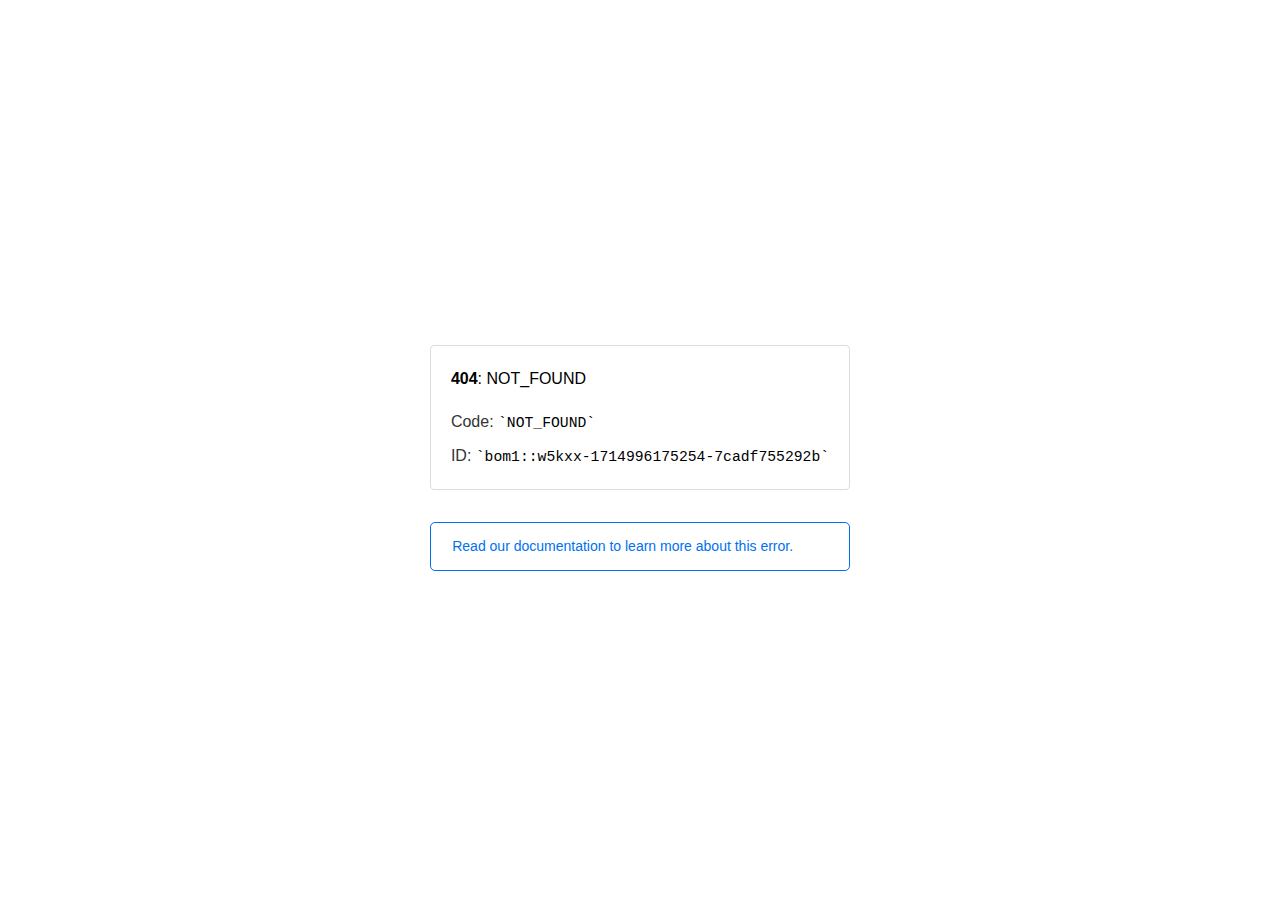
<file: www,websiteportfolio.com/davis-html.vercel.app/assets/img/video-play.html>
<!doctype html><html lang=en><meta charset=utf-8><meta name=viewport content="width=device-width,initial-scale=1"><meta name=theme-color content=#000><title>404: NOT_FOUND</title><style>html{font-size:62.5%;box-sizing:border-box;height:-webkit-fill-available}*,::after,::before{box-sizing:inherit}body{font-family:sf pro text,sf pro icons,helvetica neue,helvetica,arial,sans-serif;font-size:1.6rem;line-height:1.65;word-break:break-word;font-kerning:auto;font-variant:normal;-webkit-font-smoothing:antialiased;-moz-osx-font-smoothing:grayscale;text-rendering:optimizeLegibility;hyphens:auto;height:100vh;height:-webkit-fill-available;max-height:100vh;max-height:-webkit-fill-available;margin:0}::selection{background:#79ffe1}::-moz-selection{background:#79ffe1}a{cursor:pointer;color:#0070f3;text-decoration:none;transition:all .2s ease;border-bottom:1px solid #0000}a:hover{border-bottom:1px solid #0070f3}ul{padding:0;margin-left:1.5em;list-style-type:none}li{margin-bottom:10px}ul li:before{content:'\02013'}li:before{display:inline-block;color:#ccc;position:absolute;margin-left:-18px;transition:color .2s ease}code{font-family:Menlo,Monaco,Lucida Console,Liberation Mono,DejaVu Sans Mono,Bitstream Vera Sans Mono,Courier New,monospace,serif;font-size:.92em}code:after,code:before{content:'`'}.container{display:flex;justify-content:center;flex-direction:column;min-height:100%}main{max-width:80rem;padding:4rem 6rem;margin:auto}ul{margin-bottom:32px}.error-title{font-size:2rem;padding-left:22px;line-height:1.5;margin-bottom:24px}.error-title-guilty{border-left:2px solid #ed367f}.error-title-innocent{border-left:2px solid #59b89c}@media(max-width:500px){.owner-error{display:none}}main p{color:#333}.devinfo-container{border:1px solid #ddd;border-radius:4px;padding:2rem;display:flex;flex-direction:column;margin-bottom:32px}.error-code{margin:0;font-size:1.6rem;color:#000;margin-bottom:1.6rem}.devinfo-line{color:#333}.devinfo-line code,code,li{color:#000}.devinfo-line:not(:last-child){margin-bottom:8px}.docs-link,.contact-link{font-weight:500}header,footer,footer a{display:flex;justify-content:center;align-items:center}header,footer{min-height:100px;height:100px}header{border-bottom:1px solid #eaeaea}header h1{font-size:1.8rem;margin:0;font-weight:500}header p{font-size:1.3rem;margin:0;font-weight:500}.header-item{display:flex;padding:0 2rem;margin:2rem 0;text-decoration:line-through;color:#999}.header-item.active{color:#ff0080;text-decoration:none}.header-item.first{border-right:1px solid #eaeaea}.header-item-content{display:flex;flex-direction:column}.header-item-icon{margin-right:1rem;margin-top:.6rem}footer{border-top:1px solid #eaeaea}footer a{color:#000}footer a:hover{border-bottom-color:#0000}footer svg{margin-left:.8rem}.note{padding:8pt 16pt;border-radius:5px;border:1px solid #0070f3;font-size:14px;line-height:1.8;color:#0070f3}@media(max-width:500px){.devinfo-container .devinfo-line code{margin-top:.4rem}.devinfo-container .devinfo-line:not(:last-child){margin-bottom:1.6rem}.devinfo-container{margin-bottom:0}header{flex-direction:column;height:auto;min-height:auto;align-items:flex-start}.header-item.first{border-right:none;margin-bottom:0}main{padding:1rem 2rem}body{font-size:1.4rem;line-height:1.55}footer{display:none}.note{margin-top:16px}}</style><div class=container><main><p class=devinfo-container><span class=error-code><strong>404</strong>: NOT_FOUND</span>
<span class=devinfo-line>Code: <code>NOT_FOUND</code></span>
<span class=devinfo-line>ID: <code>bom1::w5kxx-1714996175254-7cadf755292b</code></p><a href=https://vercel.com/docs/errors/platform-error-codes#not_found><div class=note>Read our documentation to learn more about this error.</div></a></main></div>
</file>
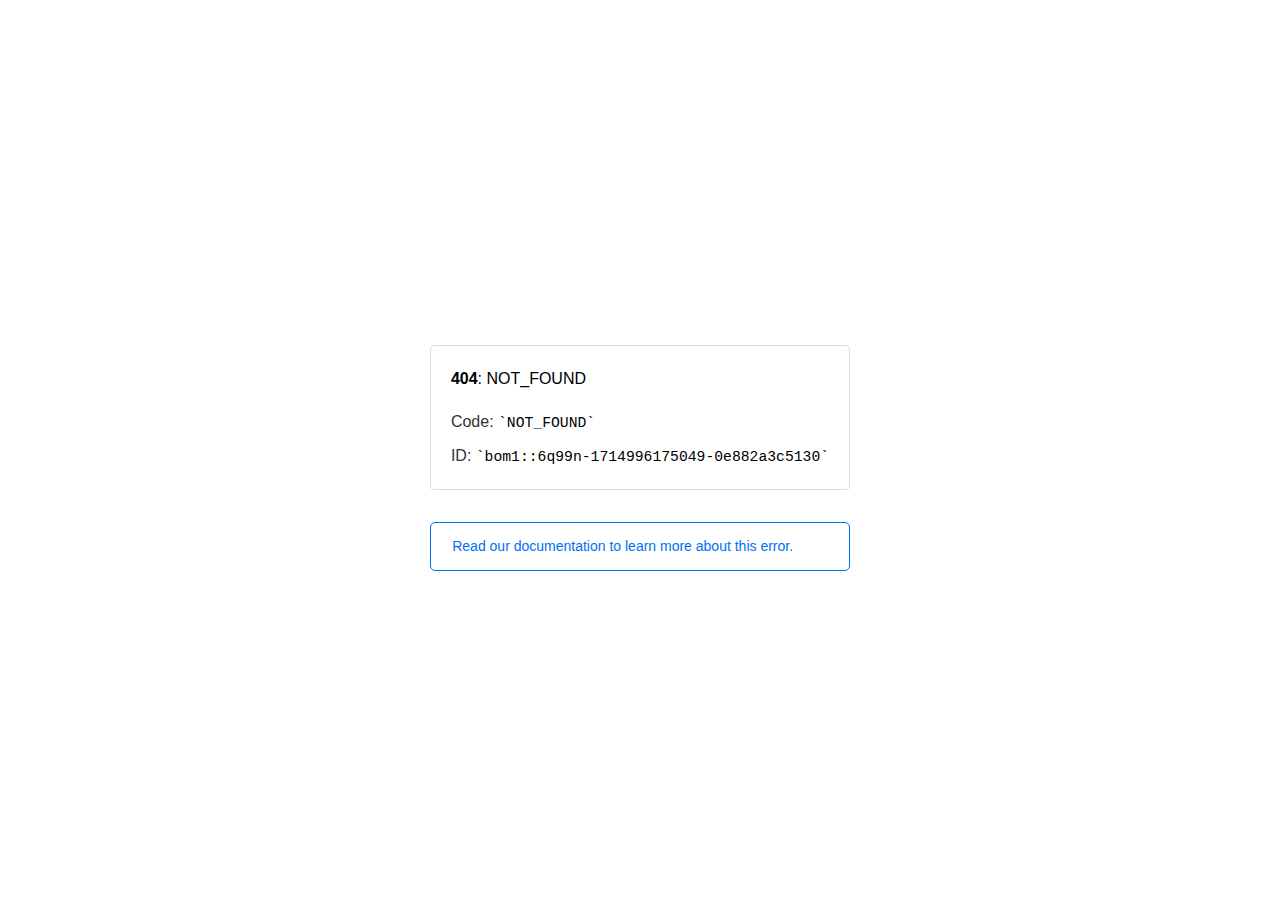
<file: www,websiteportfolio.com/davis-html.vercel.app/assets/img/vimeo-play.html>
<!doctype html><html lang=en><meta charset=utf-8><meta name=viewport content="width=device-width,initial-scale=1"><meta name=theme-color content=#000><title>404: NOT_FOUND</title><style>html{font-size:62.5%;box-sizing:border-box;height:-webkit-fill-available}*,::after,::before{box-sizing:inherit}body{font-family:sf pro text,sf pro icons,helvetica neue,helvetica,arial,sans-serif;font-size:1.6rem;line-height:1.65;word-break:break-word;font-kerning:auto;font-variant:normal;-webkit-font-smoothing:antialiased;-moz-osx-font-smoothing:grayscale;text-rendering:optimizeLegibility;hyphens:auto;height:100vh;height:-webkit-fill-available;max-height:100vh;max-height:-webkit-fill-available;margin:0}::selection{background:#79ffe1}::-moz-selection{background:#79ffe1}a{cursor:pointer;color:#0070f3;text-decoration:none;transition:all .2s ease;border-bottom:1px solid #0000}a:hover{border-bottom:1px solid #0070f3}ul{padding:0;margin-left:1.5em;list-style-type:none}li{margin-bottom:10px}ul li:before{content:'\02013'}li:before{display:inline-block;color:#ccc;position:absolute;margin-left:-18px;transition:color .2s ease}code{font-family:Menlo,Monaco,Lucida Console,Liberation Mono,DejaVu Sans Mono,Bitstream Vera Sans Mono,Courier New,monospace,serif;font-size:.92em}code:after,code:before{content:'`'}.container{display:flex;justify-content:center;flex-direction:column;min-height:100%}main{max-width:80rem;padding:4rem 6rem;margin:auto}ul{margin-bottom:32px}.error-title{font-size:2rem;padding-left:22px;line-height:1.5;margin-bottom:24px}.error-title-guilty{border-left:2px solid #ed367f}.error-title-innocent{border-left:2px solid #59b89c}@media(max-width:500px){.owner-error{display:none}}main p{color:#333}.devinfo-container{border:1px solid #ddd;border-radius:4px;padding:2rem;display:flex;flex-direction:column;margin-bottom:32px}.error-code{margin:0;font-size:1.6rem;color:#000;margin-bottom:1.6rem}.devinfo-line{color:#333}.devinfo-line code,code,li{color:#000}.devinfo-line:not(:last-child){margin-bottom:8px}.docs-link,.contact-link{font-weight:500}header,footer,footer a{display:flex;justify-content:center;align-items:center}header,footer{min-height:100px;height:100px}header{border-bottom:1px solid #eaeaea}header h1{font-size:1.8rem;margin:0;font-weight:500}header p{font-size:1.3rem;margin:0;font-weight:500}.header-item{display:flex;padding:0 2rem;margin:2rem 0;text-decoration:line-through;color:#999}.header-item.active{color:#ff0080;text-decoration:none}.header-item.first{border-right:1px solid #eaeaea}.header-item-content{display:flex;flex-direction:column}.header-item-icon{margin-right:1rem;margin-top:.6rem}footer{border-top:1px solid #eaeaea}footer a{color:#000}footer a:hover{border-bottom-color:#0000}footer svg{margin-left:.8rem}.note{padding:8pt 16pt;border-radius:5px;border:1px solid #0070f3;font-size:14px;line-height:1.8;color:#0070f3}@media(max-width:500px){.devinfo-container .devinfo-line code{margin-top:.4rem}.devinfo-container .devinfo-line:not(:last-child){margin-bottom:1.6rem}.devinfo-container{margin-bottom:0}header{flex-direction:column;height:auto;min-height:auto;align-items:flex-start}.header-item.first{border-right:none;margin-bottom:0}main{padding:1rem 2rem}body{font-size:1.4rem;line-height:1.55}footer{display:none}.note{margin-top:16px}}</style><div class=container><main><p class=devinfo-container><span class=error-code><strong>404</strong>: NOT_FOUND</span>
<span class=devinfo-line>Code: <code>NOT_FOUND</code></span>
<span class=devinfo-line>ID: <code>bom1::6q99n-1714996175049-0e882a3c5130</code></p><a href=https://vercel.com/docs/errors/platform-error-codes#not_found><div class=note>Read our documentation to learn more about this error.</div></a></main></div>
</file>
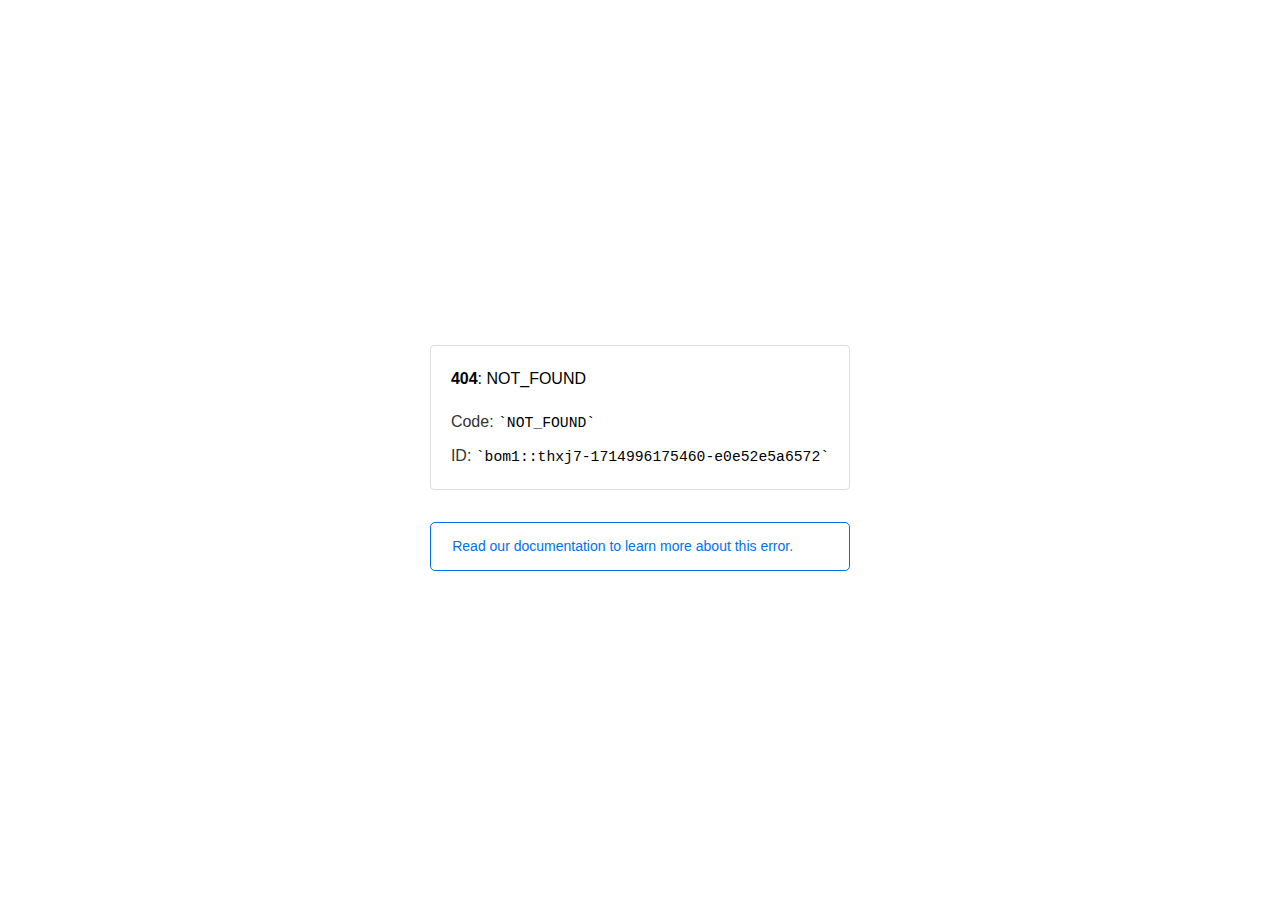
<file: www,websiteportfolio.com/davis-html.vercel.app/assets/img/youtube-play.html>
<!doctype html><html lang=en><meta charset=utf-8><meta name=viewport content="width=device-width,initial-scale=1"><meta name=theme-color content=#000><title>404: NOT_FOUND</title><style>html{font-size:62.5%;box-sizing:border-box;height:-webkit-fill-available}*,::after,::before{box-sizing:inherit}body{font-family:sf pro text,sf pro icons,helvetica neue,helvetica,arial,sans-serif;font-size:1.6rem;line-height:1.65;word-break:break-word;font-kerning:auto;font-variant:normal;-webkit-font-smoothing:antialiased;-moz-osx-font-smoothing:grayscale;text-rendering:optimizeLegibility;hyphens:auto;height:100vh;height:-webkit-fill-available;max-height:100vh;max-height:-webkit-fill-available;margin:0}::selection{background:#79ffe1}::-moz-selection{background:#79ffe1}a{cursor:pointer;color:#0070f3;text-decoration:none;transition:all .2s ease;border-bottom:1px solid #0000}a:hover{border-bottom:1px solid #0070f3}ul{padding:0;margin-left:1.5em;list-style-type:none}li{margin-bottom:10px}ul li:before{content:'\02013'}li:before{display:inline-block;color:#ccc;position:absolute;margin-left:-18px;transition:color .2s ease}code{font-family:Menlo,Monaco,Lucida Console,Liberation Mono,DejaVu Sans Mono,Bitstream Vera Sans Mono,Courier New,monospace,serif;font-size:.92em}code:after,code:before{content:'`'}.container{display:flex;justify-content:center;flex-direction:column;min-height:100%}main{max-width:80rem;padding:4rem 6rem;margin:auto}ul{margin-bottom:32px}.error-title{font-size:2rem;padding-left:22px;line-height:1.5;margin-bottom:24px}.error-title-guilty{border-left:2px solid #ed367f}.error-title-innocent{border-left:2px solid #59b89c}@media(max-width:500px){.owner-error{display:none}}main p{color:#333}.devinfo-container{border:1px solid #ddd;border-radius:4px;padding:2rem;display:flex;flex-direction:column;margin-bottom:32px}.error-code{margin:0;font-size:1.6rem;color:#000;margin-bottom:1.6rem}.devinfo-line{color:#333}.devinfo-line code,code,li{color:#000}.devinfo-line:not(:last-child){margin-bottom:8px}.docs-link,.contact-link{font-weight:500}header,footer,footer a{display:flex;justify-content:center;align-items:center}header,footer{min-height:100px;height:100px}header{border-bottom:1px solid #eaeaea}header h1{font-size:1.8rem;margin:0;font-weight:500}header p{font-size:1.3rem;margin:0;font-weight:500}.header-item{display:flex;padding:0 2rem;margin:2rem 0;text-decoration:line-through;color:#999}.header-item.active{color:#ff0080;text-decoration:none}.header-item.first{border-right:1px solid #eaeaea}.header-item-content{display:flex;flex-direction:column}.header-item-icon{margin-right:1rem;margin-top:.6rem}footer{border-top:1px solid #eaeaea}footer a{color:#000}footer a:hover{border-bottom-color:#0000}footer svg{margin-left:.8rem}.note{padding:8pt 16pt;border-radius:5px;border:1px solid #0070f3;font-size:14px;line-height:1.8;color:#0070f3}@media(max-width:500px){.devinfo-container .devinfo-line code{margin-top:.4rem}.devinfo-container .devinfo-line:not(:last-child){margin-bottom:1.6rem}.devinfo-container{margin-bottom:0}header{flex-direction:column;height:auto;min-height:auto;align-items:flex-start}.header-item.first{border-right:none;margin-bottom:0}main{padding:1rem 2rem}body{font-size:1.4rem;line-height:1.55}footer{display:none}.note{margin-top:16px}}</style><div class=container><main><p class=devinfo-container><span class=error-code><strong>404</strong>: NOT_FOUND</span>
<span class=devinfo-line>Code: <code>NOT_FOUND</code></span>
<span class=devinfo-line>ID: <code>bom1::thxj7-1714996175460-e0e52e5a6572</code></p><a href=https://vercel.com/docs/errors/platform-error-codes#not_found><div class=note>Read our documentation to learn more about this error.</div></a></main></div>
</file>
<file: www,websiteportfolio.com/davis-html.vercel.app/assets/css/style.css>
/**
 Theme Name: Davis
 Author: Laralink
 Version: 1.0.0
 */
/*Google Fonts*/
@import url("https://fonts.googleapis.com/css2?family=Inter:wght@300;400;500;600;700&amp;display=swap");
@import url("https://fonts.googleapis.com/css2?family=Open+Sans&amp;display=swap");
/*--------------------------------------------------------------
>> TABLE OF CONTENTS:
----------------------------------------------------------------
1. Typography
2. Spacing
3. General
4. Preloader
5. Header
6. Button
7. Slider
8. Section Heading
9. Icon box
10. Text Block
11. Text Block
12. Video Block
13. Image Box
14. Funfact
15. Isotope
16. Image Gallery
17. Skill
18. Post
19. Testimonial
20. Contact Form
21. Blog Details
22. Comments
23. Footer

--------------------------------------------------------------*/
/*--------------------------------------------------------------
1. Typography
----------------------------------------------------------------*/
body,
html {
  color: #a9adb8;
  background-color: #0a101e;
  font-family: 'Inter', sans-serif;
  font-size: 16px;
  font-weight: 400;
  line-height: 1.6em;
  overflow-x: hidden;
}

h1,
h2,
h3,
h4,
h3,
h6 {
  clear: both;
  color: #fdfeff;
  padding: 0;
  margin: 0 0 10px 0;
  font-weight: 700;
  line-height: 1.2em;
}

h1 {
  font-size: 40px;
}

h2 {
  font-size: 34px;
}

h3 {
  font-size: 26px;
}

h4 {
  font-size: 22px;
}

h5 {
  font-size: 18px;
}

h6 {
  font-size: 15px;
}

p {
  margin-bottom: 12px;
}

ul {
  margin: 0 0 15px 0;
  padding-left: 15px;
  list-style: square outside none;
}

ol {
  padding-left: 15px;
  margin-bottom: 15px;
}

dfn,
cite,
em,
i {
  font-style: italic;
}

blockquote {
  margin: 0 15px;
}

address {
  margin: 0 0 15px;
}

img {
  border: 0;
  max-width: 100%;
  height: auto;
}

a {
  color: inherit;
  -webkit-transition: all 0.3s ease;
  transition: all 0.3s ease;
}

a:hover {
  text-decoration: none;
  color: inherit;
}

@media screen and (max-width: 991px) {
  body, html {
    font-size: 14px;
  }
}

/*--------------------------------------------------------------
2. Spacing
----------------------------------------------------------------*/
@media screen and (min-width: 992px) {
  .st-height-b0 {
    height: 0px;
  }
  .st-height-b5 {
    height: 5px;
  }
  .st-height-b10 {
    height: 10px;
  }
  .st-height-b15 {
    height: 15px;
  }
  .st-height-b20 {
    height: 20px;
  }
  .st-height-b25 {
    height: 25px;
  }
  .st-height-b30 {
    height: 30px;
  }
  .st-height-b35 {
    height: 35px;
  }
  .st-height-b40 {
    height: 40px;
  }
  .st-height-b45 {
    height: 45px;
  }
  .st-height-b50 {
    height: 50px;
  }
  .st-height-b55 {
    height: 55px;
  }
  .st-height-b60 {
    height: 60px;
  }
  .st-height-b65 {
    height: 65px;
  }
  .st-height-b70 {
    height: 70px;
  }
  .st-height-b75 {
    height: 75px;
  }
  .st-height-b80 {
    height: 80px;
  }
  .st-height-b85 {
    height: 85px;
  }
  .st-height-b90 {
    height: 90px;
  }
  .st-height-b95 {
    height: 95px;
  }
  .st-height-b100 {
    height: 100px;
  }
  .st-height-b105 {
    height: 105px;
  }
  .st-height-b110 {
    height: 110px;
  }
  .st-height-b115 {
    height: 115px;
  }
  .st-height-b120 {
    height: 120px;
  }
  .st-height-b125 {
    height: 125px;
  }
  .st-height-b130 {
    height: 130px;
  }
  .st-height-b135 {
    height: 135px;
  }
  .st-height-b140 {
    height: 140px;
  }
  .st-height-b145 {
    height: 145px;
  }
  .st-height-b150 {
    height: 150px;
  }
  .st-height-b155 {
    height: 155px;
  }
  .st-height-b160 {
    height: 160px;
  }
  .st-height-b165 {
    height: 165px;
  }
  .st-height-b170 {
    height: 170px;
  }
  .st-height-b175 {
    height: 175px;
  }
  .st-height-b180 {
    height: 180px;
  }
  .st-height-b185 {
    height: 185px;
  }
  .st-height-b190 {
    height: 190px;
  }
  .st-height-b195 {
    height: 195px;
  }
  .st-height-b200 {
    height: 200px;
  }
  .st-height-b205 {
    height: 205px;
  }
  .st-height-b210 {
    height: 210px;
  }
}

@media screen and (max-width: 991px) {
  .st-height-lg-b0 {
    height: 0px;
  }
  .st-height-lg-b5 {
    height: 5px;
  }
  .st-height-lg-b10 {
    height: 10px;
  }
  .st-height-lg-b15 {
    height: 15px;
  }
  .st-height-lg-b20 {
    height: 20px;
  }
  .st-height-lg-b25 {
    height: 25px;
  }
  .st-height-lg-b30 {
    height: 30px;
  }
  .st-height-lg-b35 {
    height: 35px;
  }
  .st-height-lg-b40 {
    height: 40px;
  }
  .st-height-lg-b45 {
    height: 45px;
  }
  .st-height-lg-b50 {
    height: 50px;
  }
  .st-height-lg-b55 {
    height: 55px;
  }
  .st-height-lg-b60 {
    height: 60px;
  }
  .st-height-lg-b65 {
    height: 65px;
  }
  .st-height-lg-b70 {
    height: 70px;
  }
  .st-height-lg-b75 {
    height: 75px;
  }
  .st-height-lg-b80 {
    height: 80px;
  }
  .st-height-lg-b85 {
    height: 85px;
  }
  .st-height-lg-b90 {
    height: 90px;
  }
  .st-height-lg-b95 {
    height: 95px;
  }
  .st-height-lg-b100 {
    height: 100px;
  }
  .st-height-lg-b105 {
    height: 105px;
  }
  .st-height-lg-b110 {
    height: 110px;
  }
  .st-height-lg-b115 {
    height: 115px;
  }
  .st-height-lg-b120 {
    height: 120px;
  }
  .st-height-lg-b125 {
    height: 125px;
  }
  .st-height-lg-b130 {
    height: 130px;
  }
  .st-height-lg-b135 {
    height: 135px;
  }
  .st-height-lg-b140 {
    height: 140px;
  }
  .st-height-lg-b145 {
    height: 145px;
  }
  .st-height-lg-b150 {
    height: 150px;
  }
  .st-height-lg-b155 {
    height: 155px;
  }
  .st-height-lg-b160 {
    height: 160px;
  }
  .st-height-lg-b165 {
    height: 165px;
  }
  .st-height-lg-b170 {
    height: 170px;
  }
  .st-height-lg-b175 {
    height: 175px;
  }
  .st-height-lg-b180 {
    height: 180px;
  }
  .st-height-lg-b185 {
    height: 185px;
  }
  .st-height-lg-b190 {
    height: 190px;
  }
  .st-height-lg-b195 {
    height: 195px;
  }
  .st-height-lg-b200 {
    height: 200px;
  }
  .st-height-lg-b205 {
    height: 205px;
  }
  .st-height-lg-b210 {
    height: 210px;
  }
}

/*--------------------------------------------------------------
3. General
----------------------------------------------------------------*/
.st-mp0 {
  list-style: none;
  margin: 0;
  padding: 0;
}

.st-flex-center {
  display: -webkit-box;
  display: -ms-flexbox;
  display: flex;
  -webkit-box-align: center;
      -ms-flex-align: center;
          align-items: center;
  -webkit-box-pack: center;
      -ms-flex-pack: center;
          justify-content: center;
}

.st-zoom {
  position: relative;
  overflow: hidden;
}

.st-zoom .st-zoom-in {
  -webkit-transition: all 0.4s ease-in-out;
  transition: all 0.4s ease-in-out;
}

.st-zoom:hover .st-zoom-in {
  -webkit-transform: scale(1.07);
          transform: scale(1.07);
}

.st-vertical-middle {
  display: -webkit-box;
  display: -ms-flexbox;
  display: flex;
  -webkit-box-align: center;
      -ms-flex-align: center;
          align-items: center;
  height: 100%;
}

.st-vertical-middle .st-vertical-middle-in {
  width: 100%;
}

.st-bg {
  background-repeat: no-repeat;
  background-position: center center;
  background-size: cover;
}

.st-content {
  position: relative;
  z-index: 10;
  overflow-x: hidden;
}

.st-sticky-footer {
  width: 100%;
  position: fixed;
  bottom: 0;
  left: 0;
  overflow: hidden;
}

.st-dark-bg {
  background-color: #070d1b;
}

.st-gray-bg {
  background-color: #b8b8b8;
}

.st-gray-overlay {
  position: relative;
}

.st-gray-overlay:before {
  content: '';
  position: absolute;
  left: 0;
  top: 0;
  height: 100%;
  width: 100%;
  background-color: rgba(184, 184, 184, 0.86);
}

.st-gray-overlay .container {
  position: relative;
  z-index: 1;
}

hr {
  margin: 0;
  width: 100%;
  border-color: #000000;
}

.st-fixed-bg {
  background-attachment: fixed;
}

@media screen and (max-width: 991px) {
  .st-content {
    margin: 0 !important;
  }
  .st-vertical-middle {
    display: block;
  }
}

/*--------------------------------------------------------------
5. Header
----------------------------------------------------------------*/
.st-site-header.st-style1 {
  background-color: rgba(7, 13, 27, 0.9);
  -webkit-box-shadow: 0 10px 10px -10px rgba(7, 13, 27, 0.1);
          box-shadow: 0 10px 10px -10px rgba(7, 13, 27, 0.1);
  -webkit-transition: all 0.4s ease;
  transition: all 0.4s ease;
}

.st-site-header.st-style1 .st-main-header-in {
  display: -webkit-box;
  display: -ms-flexbox;
  display: flex;
  -webkit-box-align: center;
      -ms-flex-align: center;
          align-items: center;
  -ms-flex-wrap: wrap;
      flex-wrap: wrap;
  -webkit-box-pack: justify;
      -ms-flex-pack: justify;
          justify-content: space-between;
  height: 80px;
}

.st-site-header.st-style1.st-transparent-header {
  background-color: transparent;
  -webkit-box-shadow: none;
          box-shadow: none;
}

.st-site-header.st-style1.st-sticky-active {
  background-color: #070d1b;
  -webkit-box-shadow: 0 10px 10px -10px rgba(7, 13, 27, 0.1);
          box-shadow: 0 10px 10px -10px rgba(7, 13, 27, 0.1);
}

@media screen and (max-width: 991px) {
  .st-main-header .container {
    max-width: 100%;
  }
  .st-site-header.st-style1 {
    background-color: #070d1b;
  }
}

.st-nav ul {
  margin: 0;
  padding: 0;
  list-style: none;
}

.st-main-header {
  position: relative;
}

@media screen and (min-width: 992px) {
  .st-nav {
    display: -webkit-box;
    display: -ms-flexbox;
    display: flex;
  }
  .st-nav .st-nav-list {
    display: -webkit-box !important;
    display: -ms-flexbox !important;
    display: flex !important;
    -ms-flex-wrap: wrap;
        flex-wrap: wrap;
  }
  .st-nav .st-nav-list > li {
    margin-right: 40px;
  }
  .st-nav .st-nav-list > li:last-child {
    margin-right: 45px;
  }
  .st-nav .st-nav-list > li > a {
    padding: 15px 0;
    font-size: 15px;
    display: inline-block;
    color: #fdfeff;
    text-transform: uppercase;
    font-family: 'Roboto', sans-serif;
    font-weight: 500;
  }
  .st-nav .st-nav-list > li > a.active {
    color: #fec544;
  }
  .st-nav .sp-phone {
    display: -webkit-box;
    display: -ms-flexbox;
    display: flex;
    -webkit-box-align: center;
        -ms-flex-align: center;
            align-items: center;
    padding-left: 45px;
    position: relative;
  }
  .st-nav .sp-phone::before {
    content: '';
    position: absolute;
    height: 11px;
    width: 1px;
    background: white;
    left: 0px;
  }
  .st-nav .sp-phone svg {
    fill: #ffffff;
    width: 15px;
  }
  .st-nav .sp-phone .sp-phone-no {
    padding-left: 15px;
    color: #fec544;
  }
  .st-munu-toggle,
  .st-munu-dropdown-toggle {
    display: none;
  }
}

@media screen and (max-width: 991px) {
  .st-munu-dropdown-toggle {
    position: absolute;
    height: 30px;
    width: 30px;
    right: 20px;
    top: 5px;
  }
  .st-munu-dropdown-toggle:before, .st-munu-dropdown-toggle:after {
    content: '';
    display: block;
    position: absolute;
    left: 50%;
    top: 50%;
    -webkit-transform: translate(-50%, -50%);
            transform: translate(-50%, -50%);
    height: 2px;
    width: 10px;
    background-color: #fdfeff;
    -webkit-transition: all 0.3s ease;
    transition: all 0.3s ease;
  }
  .st-munu-dropdown-toggle:before {
    -webkit-transform: translate(-50%, -50%) rotate(90deg);
            transform: translate(-50%, -50%) rotate(90deg);
  }
  .st-munu-dropdown-toggle.active:before {
    -webkit-transform: translate(-50%, -50%) rotate(0deg);
            transform: translate(-50%, -50%) rotate(0deg);
  }
  .st-nav .st-nav-list {
    position: absolute;
    width: 100vw;
    left: 0;
    background-color: #070d1b;
    padding: 10px 0;
    display: none;
    top: 100%;
    border-top: 1px solid #101624;
    border-bottom: 1px solid #101624;
    overflow: auto;
    max-height: calc(100vh - 80px);
  }
  .st-nav .st-nav-list ul {
    padding-left: 15px;
    display: none;
  }
  .st-nav .st-nav-list a {
    display: block;
    padding: 8px 20px;
  }
  .st-nav .menu-item-has-children {
    position: relative;
  }
  .st-nav .sp-phone {
    display: none;
  }
  /*Mobile Menu Button*/
  .st-munu-toggle {
    position: relative;
    display: inline-block;
    width: 28px;
    height: 27px;
    margin: 15px 0px 15px 0px;
    cursor: pointer;
  }
  .st-munu-toggle span,
  .st-munu-toggle span:before,
  .st-munu-toggle span:after {
    width: 100%;
    height: 2px;
    background-color: #666;
    display: block;
  }
  .st-munu-toggle span {
    margin: 0 auto;
    position: relative;
    top: 12px;
    -webkit-transition-duration: 0s;
            transition-duration: 0s;
    -webkit-transition-delay: 0.2s;
            transition-delay: 0.2s;
  }
  .st-munu-toggle span:before {
    content: '';
    position: absolute;
    margin-top: -8px;
    -webkit-transition-property: margin, -webkit-transform;
    transition-property: margin, -webkit-transform;
    transition-property: margin, transform;
    transition-property: margin, transform, -webkit-transform;
    -webkit-transition-duration: 0.2s;
            transition-duration: 0.2s;
    -webkit-transition-delay: 0.2s, 0s;
            transition-delay: 0.2s, 0s;
  }
  .st-munu-toggle span:after {
    content: '';
    position: absolute;
    margin-top: 8px;
    -webkit-transition-property: margin, -webkit-transform;
    transition-property: margin, -webkit-transform;
    transition-property: margin, transform;
    transition-property: margin, transform, -webkit-transform;
    -webkit-transition-duration: 0.2s;
            transition-duration: 0.2s;
    -webkit-transition-delay: 0.2s, 0s;
            transition-delay: 0.2s, 0s;
  }
  .st-toggle-active span {
    background-color: rgba(0, 0, 0, 0);
    -webkit-transition-delay: 0.2s;
            transition-delay: 0.2s;
  }
  .st-toggle-active span:before {
    margin-top: 0;
    -webkit-transform: rotate(45deg);
            transform: rotate(45deg);
    -webkit-transition-delay: 0s, 0.2s;
            transition-delay: 0s, 0.2s;
  }
  .st-toggle-active span:after {
    margin-top: 0;
    -webkit-transform: rotate(-45deg);
            transform: rotate(-45deg);
    -webkit-transition-delay: 0s, 0.2s;
            transition-delay: 0s, 0.2s;
  }
}

.st-sticky-header {
  position: fixed;
  z-index: 200;
  width: 100%;
  top: 0;
  left: 0;
}

.st-site-header.st-style2 .st-header-author {
  height: 190px;
  width: 190px;
  border-radius: 50%;
  border: 6px solid rgba(255, 255, 255, 0.1);
  margin: auto;
}

.st-site-header.st-style2 .st-header-author img {
  border-radius: inherit;
  height: 100%;
  width: 100%;
  -o-object-fit: cover;
     object-fit: cover;
}

@media screen and (min-width: 991px) {
  .st-site-header.st-style2 {
    width: 300px;
    background: #070d1b;
    height: 100vh;
    border-right: 1px solid #101624;
    overflow: auto;
  }
  .st-site-header.st-style2 .st-nav {
    -webkit-box-orient: vertical;
    -webkit-box-direction: normal;
        -ms-flex-direction: column;
            flex-direction: column;
  }
  .st-site-header.st-style2 .st-nav .st-nav-list {
    -webkit-box-orient: vertical;
    -webkit-box-direction: normal;
        -ms-flex-direction: column;
            flex-direction: column;
  }
  .st-site-header.st-style2 .st-nav .st-nav-list > li {
    margin-right: 0;
  }
  .st-site-header.st-style2 .st-nav .st-nav-list > li > a {
    padding: 10px 0;
  }
  .st-site-header.st-style2 .st-main-header {
    position: relative;
    padding: 40px 25px 80px;
  }
  .st-site-header.st-style2 .st-main-header:after {
    content: '';
    position: fixed;
    height: 80px;
    width: 299px;
    left: 0;
    bottom: 0;
    background-color: #070d1b;
  }
  .st-site-header.st-style2 .st-social-btn.st-style1 {
    position: fixed;
    bottom: 40px;
    left: 40px;
  }
  .st-site-header.st-style2 .st-social-btn.st-style1 li {
    color: #0a101e;
    margin-right: 20px;
    font-size: 18px;
  }
  .st-site-header.st-style2 .st-social-btn.st-style1 li:last-child {
    margin-right: 0;
  }
  .st-site-header.st-style2 .st-social-btn.st-style1 li a:hover {
    color: #070d1b;
  }
  .st-site-header.st-style2 .st-main-header-left {
    margin-bottom: 24px;
  }
  .st-site-header.st-style2 .st-btn.st-style1 {
    margin-top: 20px;
    font-size: 14px;
    padding: 0.6em 1.3em;
  }
  .st-site-header.st-style2 .st-hero-btn {
    margin-top: 22px;
  }
  .st-site-header.st-style2 .st-main-header-left {
    margin-left: -40px;
    margin-right: -40px;
    border-bottom: 1px solid #101624;
    padding-bottom: 40px;
  }
  .st-get-sidebar {
    padding-left: 300px;
  }
  .st-get-sidebar .st-sticky-footer {
    left: 300px;
    max-width: calc(100% - 300px);
  }
}

@media screen and (max-width: 991px) {
  .st-site-header .st-btn,
  .st-site-header.st-style2 .st-opening-hr,
  .st-site-header.st-style2 .st-social-btn.st-style1 {
    display: none !important;
  }
  .st-site-header.st-style2 {
    background-color: #070d1b;
    border-bottom: 1px solid #101624;
  }
  .st-site-header.st-style2 .st-nav {
    display: -webkit-box;
    display: -ms-flexbox;
    display: flex;
  }
  .st-site-header.st-style2 .st-main-header-in {
    display: -webkit-box;
    display: -ms-flexbox;
    display: flex;
    -webkit-box-align: center;
        -ms-flex-align: center;
            align-items: center;
    -webkit-box-pack: justify;
        -ms-flex-pack: justify;
            justify-content: space-between;
    height: 70px;
  }
  .st-site-header.st-style2 .st-header-author {
    height: 50px;
    width: 50px;
    border: 2px solid rgba(255, 255, 255, 0.1);
  }
}

/*--------------------------------------------------------------
8. Slider
-
---------------------------------------------------------------*/
.st-hero-wrap {
  position: relative;
  height: 850px;
  background-color: #070d1b;
}

.st-hero-wrap img {
  height: 100%;
  width: 100%;
  -o-object-fit: cover;
     object-fit: cover;
}

.st-hero-wrap .st-hero-img {
  position: absolute;
  right: 4%;
  top: 0;
  height: 100%;
  width: 45%;
  z-index: 11;
}

.st-hero.st-style1 {
  height: 710px;
  display: -webkit-box;
  display: -ms-flexbox;
  display: flex;
  -webkit-box-align: center;
      -ms-flex-align: center;
          align-items: center;
  -webkit-box-pack: center;
      -ms-flex-pack: center;
          justify-content: center;
  -ms-flex-wrap: wrap;
      flex-wrap: wrap;
  position: relative;
  overflow: hidden;
  z-index: 11;
}

.st-hero.st-style1 .st-hero-text h1 {
  font-size: 120px;
  margin-bottom: 24px;
  font-weight: 900;
  color: #fdfeff;
  line-height: 1;
}

.st-hero.st-style1 .st-hero-text h2 {
  font-size: 36px;
  margin-bottom: 41px;
  font-weight: 300;
  color: #a9adb8;
}

.st-hero.st-style1 .st-hero-text h3 {
  font-size: 30px;
  margin-top: -6px;
  margin-bottom: 10px;
  font-weight: 300;
  color: #fec544;
}

.st-social-group {
  background-color: #101624;
  border: 1px solid #232935;
  border-right: 0;
  border-radius: 50px 0 0 50px;
  height: 80px;
  width: 448px;
  display: -webkit-box;
  display: -ms-flexbox;
  display: flex;
  -webkit-box-align: center;
      -ms-flex-align: center;
          align-items: center;
  position: absolute;
  bottom: 30px;
  padding-left: 12px;
  right: 100%;
}

.st-hero.st-style2 {
  height: 100vh;
  display: -webkit-box;
  display: -ms-flexbox;
  display: flex;
  -webkit-box-pack: center;
      -ms-flex-pack: center;
          justify-content: center;
  -webkit-box-align: center;
      -ms-flex-align: center;
          align-items: center;
  text-align: center;
  position: relative;
  overflow: hidden;
  background-color: #070d1b;
}

.st-hero.st-style2 .container {
  position: relative;
  z-index: 11;
}

.st-hero.st-style2 h1 {
  font-size: 60px;
  font-weight: 600;
  margin-bottom: 20px;
}

.st-hero.st-style2 h1 span {
  color: #fec544;
}

.st-hero.st-style2 p {
  font-size: 18px;
  font-weight: 300;
  line-height: 1.6em;
  margin-bottom: 22px;
}

.st-hero.st-style2 .st-author {
  height: 190px;
  width: 190px;
  border-radius: 50%;
  border: 6px solid rgba(255, 255, 255, 0.1);
  margin: auto;
  margin-bottom: 25px;
}

.st-hero.st-style2 .st-author img {
  border-radius: inherit;
  height: 100%;
  width: 100%;
  -o-object-fit: cover;
     object-fit: cover;
}

.st-hero.st-style2 .st-hero-shape {
  width: 100%;
  fill: #0a101e;
  position: absolute;
  bottom: 0;
}

canvas {
  display: block;
  vertical-align: bottom;
}

#particles-js {
  position: absolute;
  width: 100%;
  height: 100%;
  opacity: 0.7;
  top: 0;
  left: 0;
}

.st-hero-social-links {
  display: -webkit-box;
  display: -ms-flexbox;
  display: flex;
  -webkit-box-pack: center;
      -ms-flex-pack: center;
          justify-content: center;
}

.st-hero-social-links .st-social-btn {
  height: 44px;
  width: 44px;
  border-radius: 50%;
  border: 2px solid rgba(255, 255, 255, 0.1);
  display: -webkit-box;
  display: -ms-flexbox;
  display: flex;
  -webkit-box-align: center;
      -ms-flex-align: center;
          align-items: center;
  -webkit-box-pack: center;
      -ms-flex-pack: center;
          justify-content: center;
  font-size: 16px;
  margin: 0 10px;
}

.st-hero-social-links .st-social-btn:hover {
  border-color: rgba(255, 255, 255, 0.6);
  color: rgba(255, 255, 255, 0.9);
}

#background-wrap {
  bottom: 0;
  left: 0;
  position: absolute;
  height: 100%;
  width: 100%;
  right: 0;
  top: 0;
  opacity: 0.1;
}

/* KEYFRAMES */
@-webkit-keyframes animateBubble {
  0% {
    margin-top: 1000px;
  }
  100% {
    margin-top: -100%;
  }
}
@keyframes animateBubble {
  0% {
    margin-top: 1000px;
  }
  100% {
    margin-top: -100%;
  }
}

@-webkit-keyframes sideWays {
  0% {
    margin-left: 0px;
  }
  100% {
    margin-left: 50px;
  }
}

@keyframes sideWays {
  0% {
    margin-left: 0px;
  }
  100% {
    margin-left: 50px;
  }
}

/* ANIMATIONS */
.x1 {
  -webkit-animation: animateBubble 25s linear infinite,
 sideWays 2s ease-in-out infinite alternate;
          animation: animateBubble 25s linear infinite,
 sideWays 2s ease-in-out infinite alternate;
  left: -5%;
  top: 5%;
  -webkit-transform: scale(0.6);
          transform: scale(0.6);
}

.x2 {
  -webkit-animation: animateBubble 20s linear infinite,
 sideWays 4s ease-in-out infinite alternate;
          animation: animateBubble 20s linear infinite,
 sideWays 4s ease-in-out infinite alternate;
  left: 5%;
  top: 80%;
  -webkit-transform: scale(0.4);
          transform: scale(0.4);
}

.x3 {
  -webkit-animation: animateBubble 28s linear infinite,
 sideWays 2s ease-in-out infinite alternate;
          animation: animateBubble 28s linear infinite,
 sideWays 2s ease-in-out infinite alternate;
  left: 10%;
  top: 40%;
  -webkit-transform: scale(0.7);
          transform: scale(0.7);
}

.x4 {
  -webkit-animation: animateBubble 22s linear infinite,
 sideWays 3s ease-in-out infinite alternate;
          animation: animateBubble 22s linear infinite,
 sideWays 3s ease-in-out infinite alternate;
  left: 20%;
  top: 0;
  -webkit-transform: scale(0.3);
          transform: scale(0.3);
}

.x5 {
  -webkit-animation: animateBubble 29s linear infinite,
 sideWays 4s ease-in-out infinite alternate;
          animation: animateBubble 29s linear infinite,
 sideWays 4s ease-in-out infinite alternate;
  left: 30%;
  top: 50%;
  -webkit-transform: scale(0.5);
          transform: scale(0.5);
}

.x6 {
  -webkit-animation: animateBubble 21s linear infinite,
 sideWays 2s ease-in-out infinite alternate;
          animation: animateBubble 21s linear infinite,
 sideWays 2s ease-in-out infinite alternate;
  left: 50%;
  top: 0;
  -webkit-transform: scale(0.8);
          transform: scale(0.8);
}

.x7 {
  -webkit-animation: animateBubble 20s linear infinite,
 sideWays 2s ease-in-out infinite alternate;
          animation: animateBubble 20s linear infinite,
 sideWays 2s ease-in-out infinite alternate;
  left: 65%;
  top: 70%;
  -webkit-transform: scale(0.4);
          transform: scale(0.4);
}

.x8 {
  -webkit-animation: animateBubble 22s linear infinite,
 sideWays 3s ease-in-out infinite alternate;
          animation: animateBubble 22s linear infinite,
 sideWays 3s ease-in-out infinite alternate;
  left: 80%;
  top: 10%;
  -webkit-transform: scale(0.3);
          transform: scale(0.3);
}

.x9 {
  -webkit-animation: animateBubble 29s linear infinite,
 sideWays 4s ease-in-out infinite alternate;
          animation: animateBubble 29s linear infinite,
 sideWays 4s ease-in-out infinite alternate;
  left: 90%;
  top: 50%;
  -webkit-transform: scale(0.6);
          transform: scale(0.6);
}

.x10 {
  -webkit-animation: animateBubble 26s linear infinite,
 sideWays 2s ease-in-out infinite alternate;
          animation: animateBubble 26s linear infinite,
 sideWays 2s ease-in-out infinite alternate;
  left: 80%;
  top: 80%;
  -webkit-transform: scale(0.3);
          transform: scale(0.3);
}

/* OBJECTS */
.bubble {
  border-radius: 50%;
  -webkit-box-shadow: 0 20px 30px rgba(0, 0, 0, 0.2), inset 0px 10px 30px 5px white;
          box-shadow: 0 20px 30px rgba(0, 0, 0, 0.2), inset 0px 10px 30px 5px white;
  height: 200px;
  position: absolute;
  width: 200px;
}

.bubble:after {
  background: radial-gradient(ellipse at center, rgba(255, 255, 255, 0.5) 0%, rgba(255, 255, 255, 0) 70%);
  filter: progid:DXImageTransform.Microsoft.gradient(startColorstr='#80ffffff', endColorstr='#00ffffff', GradientType=1);
  border-radius: 50%;
  -webkit-box-shadow: inset 0 20px 30px rgba(255, 255, 255, 0.3);
          box-shadow: inset 0 20px 30px rgba(255, 255, 255, 0.3);
  content: '';
  height: 180px;
  left: 10px;
  position: absolute;
  width: 180px;
}

.st-to-right {
  -webkit-transition: all 0.3s ease;
  transition: all 0.3s ease;
}

@media screen and (max-width: 991px) {
  .st-hero-wrap {
    height: initial;
  }
  .st-hero-wrap .st-hero-img {
    display: none;
  }
}

@media screen and (max-width: 767px) {
  .st-hero.st-style2 h1 {
    font-size: 40px;
  }
  .st-hero.st-style2 p {
    font-size: 16px;
  }
  .st-hero.st-style2 p br {
    display: none;
  }
}

@media screen and (max-width: 575px) {
  .st-hero.st-style1 {
    height: 580px;
  }
  .st-hero.st-style1 .st-hero-text h1 {
    font-size: 90px;
  }
}

/*--------------------------------------------------------------
6. Button
----------------------------------------------------------------*/
.st-btn.st-style1,
.st-btn.st-style2 {
  display: -webkit-inline-box;
  display: -ms-inline-flexbox;
  display: inline-flex;
  -webkit-box-pack: center;
      -ms-flex-pack: center;
          justify-content: center;
  -webkit-box-align: center;
      -ms-flex-align: center;
          align-items: center;
  font-size: 16px;
  font-family: 'Roboto', sans-serif;
  line-height: 1.5em;
  font-weight: 500;
  padding: 12px 1.5em;
  border-radius: 50px;
  min-width: 170px;
  border: none;
  outline: none;
  -webkit-transition: all 0.4s ease;
  transition: all 0.4s ease;
  text-transform: capitalize;
}

.st-btn.st-style2 {
  border: 1px solid;
  padding: 0.69em 3.2em;
}

.st-btn.st-style1:hover,
.st-btn.st-style2:hover {
  -webkit-transform: translateY(-1px);
          transform: translateY(-1px);
  -webkit-box-shadow: 0px 5px 10px 0px #fec64450;
          box-shadow: 0px 5px 10px 0px #fec64450;
}

.st-btn.st-style1.st-color1 {
  background-color: #fec544;
  color: #070d1b;
}

.st-btn.st-style1.st-color2 {
  background: #000;
  color: #fff;
}

.st-btn.st-style1.st-color3 {
  background: #fff;
  color: #222;
}

.st-btn.st-style1.st-color4 {
  background-color: pink;
  color: #fff;
}

.st-btn.st-style1.st-color5 {
  background: linear-gradient(45deg, #1446ea 0%, #03dcec 88%, #03dcec 100%);
  color: #fff;
}

.st-btn.st-style2.st-color1 {
  background-color: transparent;
  border-color: #fec544;
  color: #fec544;
}

.st-btn.st-style2.st-color1:hover {
  background-color: #fec544;
  color: #070d1b;
}

.st-btn.st-size-medium {
  padding: 0.6em 1.8em;
}

.st-btn.st-style2.st-color2 {
  border-color: #fff;
  color: #fff;
}

.st-btn.st-style2.st-color2:hover {
  background-color: #fff;
  color: #222;
}

.st-hero-btn-group .st-btn:not(:last-child) {
  margin-right: 12px;
}

@media screen and (max-width: 991px) {
  .st-btn.st-style1,
  .st-btn.st-style2 {
    font-size: 14px;
    padding: 0.72em 1.8em;
  }
}

/*--------------------------------------------------------------
9. Section Heading
----------------------------------------------------------------*/
.st-section-heading.st-style1 {
  text-align: center;
  position: relative;
  margin-top: -5px;
  margin-bottom: 41px;
}

.st-section-heading.st-style1 .st-section-heading-title {
  font-size: 24px;
  font-weight: 500;
  text-transform: uppercase;
  color: #fec544;
  position: relative;
  z-index: 10;
  letter-spacing: 1px;
}

.st-section-heading.st-style1 .st-section-heading-title::before {
  content: "";
  position: absolute;
  background-color: #3f4551;
  width: 170px;
  height: 2px;
  bottom: -16px;
  left: 50%;
  -webkit-transform: translateX(-50%);
          transform: translateX(-50%);
}

.st-section-heading.st-style1 .st-section-heading-title::after {
  content: "";
  position: absolute;
  background-color: #fec544;
  width: 70px;
  height: 2px;
  bottom: -16px;
  left: 50%;
  -webkit-transform: translateX(-50%);
          transform: translateX(-50%);
}

.st-section-heading.st-style1 .st-section-heading-subtitle {
  text-transform: uppercase;
  position: absolute;
  top: 0;
  left: 50%;
  -webkit-transform: translateX(-50%);
          transform: translateX(-50%);
  font-size: 90px;
  font-weight: 700;
  color: rgba(21, 27, 41, 0.5);
  margin: 0;
  margin-top: -17px;
  width: 100%;
}

@media screen and (max-width: 991px) {
  .st-section-heading.st-style1 .st-section-heading-subtitle {
    display: none;
  }
}

/* End Section Heading */
/*--------------------------------------------------------------
9. About Section
----------------------------------------------------------------*/
.st-about-img {
  min-height: 550px;
}

.st-about-img-wrap {
  padding-right: 30px;
}

.st-text-block.st-style1 .st-text-block-title {
  font-size: 36px;
  font-weight: 400;
  margin-bottom: 18px;
}

.st-text-block.st-style1 .st-text-block-subtitle {
  font-size: 24px;
  font-weight: 300;
  color: #fec544;
  margin-bottom: 18px;
}

.st-text-block.st-style1 .st-text-block-text p {
  margin-bottom: 18px;
}

.st-text-block.st-style1 .st-text-block-btn {
  margin-top: 43px;
}

.st-text-block-details li {
  margin-bottom: 14px;
}

.st-text-block-details li :last-child {
  margin-bottom: 0;
}

.st-text-block-details li span:first-child {
  display: inline-block;
  width: 108px;
  margin-right: -5px;
}

.st-text-block-details li span:last-child {
  margin-left: 7px;
}

@media screen and (max-width: 991px) {
  .st-about-img-wrap {
    padding-right: 0px;
  }
}

/*--------------------------------------------------------------
10. Icon box
----------------------------------------------------------------*/
.st-iconbox.st-style1 {
  text-align: center;
  padding: 50px 30px;
  border-radius: 3px;
  -webkit-transition: all 0.4s ease;
  transition: all 0.4s ease;
  border: 1px solid #232935;
  background-color: #101624;
}

.st-iconbox.st-style1:hover .st-iconbox-icon {
  border: 0.5px solid #fec544;
}

.st-iconbox.st-style1:hover .st-iconbox-icon svg {
  fill: #fec544;
}

.st-iconbox.st-style1:hover .st-iconbox-title {
  color: #fec544;
}

.st-iconbox.st-style1 .st-iconbox-icon {
  display: -webkit-box;
  display: -ms-flexbox;
  display: flex;
  -webkit-box-align: center;
      -ms-flex-align: center;
          align-items: center;
  -webkit-box-pack: center;
      -ms-flex-pack: center;
          justify-content: center;
  height: 90px;
  width: 90px;
  border: 0.5px solid #3f4551;
  border-radius: 50%;
  background-color: #070d1b;
  margin: auto;
  font-size: 50px;
  margin-bottom: 28px;
  -webkit-transition: all 0.4s ease;
  transition: all 0.4s ease;
}

.st-iconbox.st-style1 .st-iconbox-icon svg {
  width: 52px;
  fill: #3f4551;
  -webkit-transition: all 0.4s ease;
  transition: all 0.4s ease;
}

.st-iconbox.st-style1 .st-iconbox-title {
  font-weight: 400;
  line-height: 1.2em;
  font-size: 20px;
  margin-bottom: 16px;
  -webkit-transition: all 0.4s ease;
  transition: all 0.4s ease;
}

.st-iconbox.st-style1 .st-iconbox-text {
  margin-bottom: -6px;
}

/*--------------------------------------------------------------
18. Skill
----------------------------------------------------------------*/
.st-skill-title {
  font-size: 36px;
  font-weight: 400;
  margin-bottom: 25px;
}

.st-progressbar-wrap {
  overflow: hidden;
}

.st-progressbar-heading {
  display: -webkit-box;
  display: -ms-flexbox;
  display: flex;
  -webkit-box-pack: justify;
      -ms-flex-pack: justify;
          justify-content: space-between;
  -webkit-box-align: center;
      -ms-flex-align: center;
          align-items: center;
  -ms-flex-wrap: wrap;
      flex-wrap: wrap;
  margin-bottom: 2px;
  font-family: 'Roboto', sans-serif;
}

.st-single-progressbar {
  margin-top: -5px;
}

.st-progressbar-title {
  font-size: 16px;
  margin-bottom: 0;
}

.st-progressbar-percentage {
  color: #fec544;
  font-weight: 400;
}

.st-progressbar {
  width: 100%;
  height: 2px;
  background-color: #3f4551;
}

.st-progressbar-in {
  background-color: #fec544;
  height: 2px;
}

@media screen and (max-width: 991px) {
  .st-skill-title {
    font-size: 28px;
  }
}

/*--------------------------------------------------------------
18. Resume Section
----------------------------------------------------------------*/
.st-resume-heading {
  display: -webkit-box;
  display: -ms-flexbox;
  display: flex;
  -webkit-box-align: center;
      -ms-flex-align: center;
          align-items: center;
}

.st-resume-heading .st-resume-heading-title {
  margin: 0;
  margin-left: 30px;
  font-size: 36px;
  font-weight: 400;
}

.st-resume-timeline {
  position: relative;
  padding-top: 1px;
}

.st-resume-timeline::before {
  position: absolute;
  content: "";
  border: 2px solid #232935;
  border-radius: 50%;
  background-color: #101624;
  width: 13px;
  height: 13px;
  top: 0px;
  left: -47px;
  -webkit-transition: all 0.4s ease;
  transition: all 0.4s ease;
}

.st-resume-timeline:hover::before {
  background-color: #fec544;
}

.st-resume-timeline .st-resume-timeline-title {
  font-size: 24px;
  font-weight: 400;
  color: #fec544;
  margin-top: -7px;
  margin-bottom: 8px;
}

.st-resume-timeline .st-resume-timeline-duration {
  font-size: 18px;
  margin-bottom: 21px;
}

.st-resume-timeline .st-resume-timeline-subtitle {
  font-size: 20px;
  font-weight: 400;
  margin-bottom: 19px;
}

.st-resume-timeline .st-resume-timeline-text p {
  margin: 0;
  margin-bottom: -7px;
}

.st-resume-timeline-wrap {
  padding-left: 40px;
  margin-left: 20px;
  border-left: 1px solid #232935;
}

/*--------------------------------------------------------------
1. Portfolio
----------------------------------------------------------------*/
.st-portfolio {
  display: block;
  position: relative;
  margin-bottom: 30px;
}

.st-portfolio::before {
  content: "";
  position: absolute;
  width: 100%;
  height: 100%;
  top: 0;
  left: 0;
  background-color: #3f4551;
  opacity: 0;
  -webkit-transition: all 0.4s ease;
  transition: all 0.4s ease;
  z-index: 1;
}

.st-portfolio::after {
  content: "";
  position: absolute;
  border: 1px solid #fdfeff;
  width: 90%;
  height: 90%;
  top: 50%;
  left: 50%;
  opacity: 0;
  -webkit-transform: translate(-50%, -50%);
          transform: translate(-50%, -50%);
  z-index: 1;
}

.st-portfolio:hover::before {
  opacity: .85;
}

.st-portfolio:hover::after {
  opacity: .85;
}

.st-portfolio:hover .st-portfolio-item-hover {
  opacity: 1;
  visibility: visible;
}

.st-portfolio .st-portfolio-img img {
  width: 100%;
}

.st-portfolio-item-hover {
  position: absolute;
  top: 50%;
  left: 50%;
  -webkit-transform: translate(-50%, -50%);
          transform: translate(-50%, -50%);
  -webkit-transition: all 0.4s ease;
  transition: all 0.4s ease;
  z-index: 5;
  text-align: center;
  opacity: 0;
  visibility: hidden;
}

.st-portfolio-item-hover i {
  border: 0.5px solid #3f4551;
  width: 50px;
  height: 50px;
  border-radius: 50%;
  display: -webkit-box;
  display: -ms-flexbox;
  display: flex;
  -webkit-box-pack: center;
      -ms-flex-pack: center;
          justify-content: center;
  -webkit-box-align: center;
      -ms-flex-align: center;
          align-items: center;
  background: #fec544;
  color: #151b29;
  font-size: 26px;
  opacity: .8;
}

.st-portfolio-item-hover h5 {
  position: absolute;
  width: 250px;
  top: 87px;
  left: 50%;
  -webkit-transform: translateX(-50%);
          transform: translateX(-50%);
  margin: 0;
  font-size: 20px;
  color: #fdfeff;
}

.st-portfolio-item-hover p {
  position: absolute;
  width: 250px;
  top: 114px;
  left: 50%;
  -webkit-transform: translateX(-50%);
          transform: translateX(-50%);
  margin: 0;
}

.st-portfolio-btn {
  margin-top: 20px;
}

/*--------------------------------------------------------------
7. Slider
----------------------------------------------------------------*/
.st-slider.st-style1,
.st-slider.st-style2 {
  position: relative;
}

.swipe-arrow.st-hidden,
.pagination.st-hidden {
  display: none;
}

.pagination.st-style1 ul,
.pagination.st-style2 ul {
  padding: 0;
  margin: 0;
  display: -webkit-box !important;
  display: -ms-flexbox !important;
  display: flex !important;
  list-style: none;
}

.pagination.st-style1 li,
.pagination.st-style2 li {
  height: 12px;
  width: 12px;
  border-radius: 6px;
  background-color: #000000;
  margin-right: 8px;
  cursor: pointer;
  -webkit-transition: all 0.4s ease;
  transition: all 0.4s ease;
}

.pagination.st-style1 li.slick-active,
.pagination.st-style2 li.slick-active {
  background-color: #3f4551;
}

.pagination.st-style1 button,
.pagination.st-style2 button {
  display: none;
}

.pagination.st-style2 {
  position: absolute;
  bottom: 17px;
  left: 50%;
  -webkit-transform: translateX(-50%);
          transform: translateX(-50%);
}

.pagination.st-style1.container {
  position: absolute;
  left: 50%;
  -webkit-transform: translateX(-50%);
          transform: translateX(-50%);
  bottom: 60px;
  padding-left: 15px;
}

.st-slider.st-style1,
.st-slider.st-style2 {
  position: relative;
}

.st-slider.st-style1 .slick-slide,
.st-slider.st-style2 .slick-slide {
  padding-left: 15px;
  padding-right: 15px;
}

.st-slider.st-style1 .slick-slide > div,
.st-slider.st-style2 .slick-slide > div {
  display: -webkit-box;
  display: -ms-flexbox;
  display: flex;
}

.st-slider.st-style1 .slick-slide > div > .slick-slide-in,
.st-slider.st-style2 .slick-slide > div > .slick-slide-in {
  width: 100%;
}

.st-slider.st-style1 .slick-list,
.st-slider.st-style2 .slick-list {
  padding-top: 20px;
  padding-bottom: 20px;
  margin-top: -20px;
  margin-bottom: -20px;
  margin-left: -15px;
  margin-right: -15px;
}

.st-slider.st-style1 .slick-arrow,
.st-slider.st-style2 .slick-arrow {
  -webkit-box-shadow: 0px 5px 10px 0px rgba(106, 106, 106, 0.15);
          box-shadow: 0px 5px 10px 0px rgba(106, 106, 106, 0.15);
  position: absolute;
  height: 50px;
  width: 50px;
  border-radius: 50%;
  display: -webkit-box;
  display: -ms-flexbox;
  display: flex;
  -webkit-box-align: center;
      -ms-flex-align: center;
          align-items: center;
  -webkit-box-pack: center;
      -ms-flex-pack: center;
          justify-content: center;
  font-size: 18px;
  top: 50%;
  -webkit-transform: translateY(-50%);
          transform: translateY(-50%);
  z-index: 1;
  background-color: #3f4551;
  opacity: 0;
  visibility: hidden;
  cursor: pointer;
  -webkit-transition: all 0.4s ease;
  transition: all 0.4s ease;
}

.st-slider.st-style1 .slick-arrow:before,
.st-slider.st-style2 .slick-arrow:before {
  content: '';
  position: absolute;
  height: 100%;
  width: 30px;
}

.st-slider.st-style1 .slick-arrow.slick-arrow-left,
.st-slider.st-style2 .slick-arrow.slick-arrow-left {
  left: 0px;
}

.st-slider.st-style1 .slick-arrow.slick-arrow-left:before,
.st-slider.st-style2 .slick-arrow.slick-arrow-left:before {
  right: -20px;
}

.st-slider.st-style1 .slick-arrow.slick-arrow-right,
.st-slider.st-style2 .slick-arrow.slick-arrow-right {
  right: 0px;
}

.st-slider.st-style1 .slick-arrow.slick-arrow-right:before,
.st-slider.st-style2 .slick-arrow.slick-arrow-right:before {
  left: -20px;
}

.st-slider.st-style1 .slick-arrow:hover,
.st-slider.st-style2 .slick-arrow:hover {
  color: #000000;
}

.st-slider.st-style1:hover .slick-arrow,
.st-slider.st-style2:hover .slick-arrow {
  opacity: 1;
  visibility: visible;
}

.st-slider.st-style1:hover .slick-arrow.slick-arrow-left,
.st-slider.st-style2:hover .slick-arrow.slick-arrow-left {
  left: -70px;
}

.st-slider.st-style1:hover .slick-arrow.slick-arrow-right,
.st-slider.st-style2:hover .slick-arrow.slick-arrow-right {
  right: -70px;
}

@media screen and (max-width: 991px) {
  .st-slider .pagination.st-hidden {
    display: block;
    margin-top: 20px;
  }
  .st-slider .pagination.st-style1 ul,
  .st-slider .pagination.st-style2 ul {
    -webkit-box-pack: center;
        -ms-flex-pack: center;
            justify-content: center;
  }
  .swipe-arrow.st-style1 {
    display: none;
  }
  .st-hidden.st-hidden-md,
  .swipe-arrow.st-style2 {
    display: none !important;
  }
}

/*--------------------------------------------------------------
24. Testimonial
----------------------------------------------------------------*/
.st-testimonial.st-style1:hover .st-testimonial-name {
  color: #fec544;
}

.st-testimonial.st-style1:hover .st-testimonial-text {
  border-color: #fec544;
}

.st-testimonial.st-style1:hover .st-testimonial-text::after {
  border-color: #fec544;
}

.st-testimonial.st-style1 .st-testimonial-text {
  position: relative;
  border-radius: 3px;
  -webkit-transition: all 0.4s ease;
  transition: all 0.4s ease;
  background-color: #101624;
  padding: 30px 15px;
  border: 1px solid #232935;
  margin-bottom: 40px;
}

.st-testimonial.st-style1 .st-testimonial-text::after {
  content: "";
  position: absolute;
  width: 30px;
  height: 30px;
  left: 50%;
  bottom: -16px;
  border: 1px solid #232935;
  border-width: 0 1px 1px 0;
  background: #101624;
  -webkit-transform: translateX(-50%) rotate(45deg);
          transform: translateX(-50%) rotate(45deg);
  -webkit-transition: all 0.4s ease;
  transition: all 0.4s ease;
}

.st-testimonial.st-style1 .st-testimonial-text p {
  text-align: center;
  margin-top: -6px;
  margin-bottom: -6px;
  position: relative;
  z-index: 1;
}

.st-testimonial.st-style1 .st-testimonial-text .st-quote {
  position: absolute;
  top: 1px;
  left: 1px;
}

.st-testimonial.st-style1 .st-testimonial-info {
  -webkit-box-align: center;
      -ms-flex-align: center;
          align-items: center;
  text-align: center;
  margin-bottom: -4px;
}

.st-testimonial.st-style1 .st-testimonial-img {
  -webkit-box-flex: 0;
      -ms-flex: none;
          flex: none;
  height: 90px;
  width: 90px;
  border-radius: 50%;
  margin: auto;
  margin-bottom: 20px;
}

.st-testimonial.st-style1 .st-testimonial-img img {
  height: 100%;
  width: 100%;
  -o-object-fit: cover;
     object-fit: cover;
}

.st-testimonial.st-style1 .st-testimonial-name {
  font-size: 20px;
  font-weight: 400;
  margin-bottom: 4px;
  -webkit-transition: all 0.4s ease;
  transition: all 0.4s ease;
}

.st-testimonial.st-style1 .st-testimonial-designation {
  line-height: 1.3em;
}

/*--------------------------------------------------------------
17. Blog
----------------------------------------------------------------*/
.st-post-single.st-style1 .st-post-thumb {
  display: block;
  overflow: hidden;
}

.st-post-single.st-style1 .st-post-thumb img {
  width: 100%;
}

.st-post-single.st-style1 .st-post-date {
  font-size: 14px;
  margin-top: 22px;
  margin-bottom: 9px;
}

.st-post-single.st-style1 .st-post-date .st-post-date-divider {
  margin-left: 4px;
  margin-right: 4px;
}

.st-post-single.st-style1 .st-post-date .st-post-author,
.st-post-single.st-style1 .st-post-date .st-post-publish-date {
  color: #fec544;
}

.st-post-single.st-style1 .st-post-date .st-post-author:hover {
  opacity: 0.8;
}

.st-post-single.st-style1 .st-post-title {
  font-size: 20px;
  font-weight: 400;
  line-height: 1.2em;
  margin-bottom: 0;
}

.st-post-single.st-style1 .st-post-title:hover {
  color: #fec544;
}

/*--------------------------------------------------------------
27. Blog Details
----------------------------------------------------------------*/
.st-page-heading {
  height: 650px;
  display: -webkit-box;
  display: -ms-flexbox;
  display: flex;
  -webkit-box-align: center;
      -ms-flex-align: center;
          align-items: center;
  -webkit-box-pack: center;
      -ms-flex-pack: center;
          justify-content: center;
  position: relative;
  padding-top: 120px;
  background-size: cover;
  background-attachment: fixed;
}

.st-page-heading.st-size-md {
  height: 450px;
}

.st-page-heading:before {
  content: '';
  position: absolute;
  height: 100%;
  width: 100%;
  left: 0;
  top: 0;
  background-color: rgba(0, 0, 0, 0.6);
}

.st-page-heading > div {
  position: relative;
  z-index: 1;
}

.st-page-heading-title {
  color: #fff;
  font-size: 48px;
  text-align: center;
  margin-bottom: 7px;
}

.st-breadcamp {
  list-style: none;
  display: -webkit-box;
  display: -ms-flexbox;
  display: flex;
  -ms-flex-wrap: wrap;
      flex-wrap: wrap;
  -webkit-box-pack: center;
      -ms-flex-pack: center;
          justify-content: center;
  padding: 0;
  margin: 0;
}

.st-breadcamp li {
  color: rgba(255, 255, 255, 0.7);
  list-style: none;
}

.st-breadcamp li:not(:last-child):after {
  content: '/';
  padding-right: 6px;
  margin-left: 6px;
}

.st-breadcamp a:hover {
  color: #fff;
}

.st-page-heading.st-style1 {
  padding-top: 0;
  height: 320px;
}

.st-widget {
  border: 1px solid #232935;
  border-radius: 7px;
  padding: 30px;
}

.st-widget .st-widget-title {
  font-size: 16px;
  position: relative;
  padding-bottom: 0;
  margin-bottom: 17px;
  margin-top: -3px;
  overflow: hidden;
}

.st-widget .st-widget-title span {
  position: relative;
  display: inline-block;
  padding-right: 15px;
}

.st-widget .st-widget-title span:before {
  content: '';
  background-color: #232935;
  position: absolute;
  left: 100%;
  bottom: 50%;
  height: 1px;
  width: 1000px;
}

.st-widget-list {
  padding: 0;
  margin: 0;
  list-style: none;
  margin-top: -16px;
  margin-bottom: -16px;
  font-size: 14px;
}

.st-widget-list li:not(:last-child) {
  border-bottom: 1px solid #232935;
}

.st-widget-list a {
  display: block;
  padding: 10px 0;
}

.st-widget-list a:hover {
  color: #fec544;
}

.st-tagcloud {
  margin-bottom: -10px;
}

.st-tagcloud .st-tag {
  display: inline-block;
  font-size: 13px;
  padding: 2px 10px;
  border: 1px solid #232935;
  border-radius: 7px;
  margin-right: 6px;
  margin-bottom: 10px;
}

.st-tagcloud .st-tag:hover {
  color: #fff;
  background-color: #fec544;
  border-color: #fec544;
}

.st-sidebar-social-btn {
  display: -webkit-box;
  display: -ms-flexbox;
  display: flex;
  -ms-flex-wrap: wrap;
      flex-wrap: wrap;
  -webkit-box-align: center;
      -ms-flex-align: center;
          align-items: center;
  margin-top: -4px;
  margin-bottom: -5px;
}

.st-sidebar-social-btn a:not(:last-child) {
  margin-right: 15px;
}

.st-post-details.st-style1 {
  font-weight: 300;
  font-size: 18px;
  line-height: 1.8em;
}

.st-post-details.st-style1 .slick-slide {
  line-height: 0;
}

.st-post-details.st-style1 .st-post-thumb {
  margin-bottom: 25px;
}

.st-post-details.st-style1 .st-post-thumb img {
  width: 100%;
}

.st-post-details.st-style1 .st-post-title {
  font-size: 28px;
  margin-bottom: 9px;
}

.st-post-details.st-style1 blockquote {
  background-color: rgba(255, 255, 255, 0.02);
  margin: 0;
  padding: 30px 40px 27px;
  font-size: 24px;
  line-height: 1.6em;
  border-left: 5px solid #fec544;
  color: #fec544;
  border-radius: 7px;
  font-weight: 400;
  margin: 20px 0;
}

.st-post-details.st-style1 blockquote small {
  display: block;
  line-height: inherit;
  margin-top: 4px;
  color: #a9adb8;
  font-size: inherit;
  font-size: 16px;
}

.st-post-details.st-style1 blockquote small span {
  color: #fec544;
}

.st-post-details.st-style1 .st-post-label {
  margin-bottom: 15px;
}

.st-post-details.st-style1 .st-post-text p {
  margin-bottom: 15px;
}

.st-post-details.st-style1 .st-post-meta {
  display: -webkit-box;
  display: -ms-flexbox;
  display: flex;
  -webkit-box-pack: justify;
      -ms-flex-pack: justify;
          justify-content: space-between;
  padding: 25px 0;
  line-height: 1.6em;
  font-size: 15px;
  border-top: 1px solid #232935;
  border-bottom: 1px solid #232935;
}

.st-post-details.st-style1 h2 {
  font-size: 28px;
  margin-bottom: 10px;
}

.st-post-details.st-style1 p {
  margin-bottom: 15px;
}

.st-post-details.st-style1 img {
  margin-bottom: 20px;
  border-radius: 7px;
  margin-top: 5px;
}

.st-post-details.st-style1 .embed-responsive {
  margin-top: 15px;
  margin-bottom: 15px;
}

.st-post-label > span {
  display: inline-block;
  position: relative;
}

.st-post-label > span:not(:last-child) {
  padding-right: 15px;
  margin-right: 15px;
}

.st-post-label > span:not(:last-child):before {
  content: '';
  position: absolute;
  height: 16px;
  width: 1px;
  background-color: #232935;
  right: 0;
  top: 3px;
}

.st-post-label a:hover {
  color: #fec544;
}

.st-post-tage-list {
  display: -webkit-box;
  display: -ms-flexbox;
  display: flex;
  -ms-flex-wrap: wrap;
      flex-wrap: wrap;
  font-size: 15px;
  font-weight: 400;
}

.st-post-tage-list li {
  margin-right: 5px;
}

.st-post-tage-list li:not(:last-child):after {
  content: ',';
}

.st-post-tage-list li a:hover {
  color: #fec544;
}

.st-post-tages,
.st-post-share {
  display: -webkit-box;
  display: -ms-flexbox;
  display: flex;
}

.st-post-tages .st-post-tage-title,
.st-post-tages .st-post-share-title,
.st-post-share .st-post-tage-title,
.st-post-share .st-post-share-title {
  margin: 0;
  font-size: 16px;
  margin-right: 10px;
  line-height: 1.6em;
  font-weight: 500;
}

.st-post-share-btn-list {
  display: -webkit-box;
  display: -ms-flexbox;
  display: flex;
  -ms-flex-wrap: wrap;
      flex-wrap: wrap;
  font-size: 15px;
}

.st-post-share-btn-list a:not(:last-child) {
  margin-right: 12px;
}

.st-post-share-btn-list a:hover {
  color: #fec544;
}

.st-post-btn-gropu {
  display: -webkit-box;
  display: -ms-flexbox;
  display: flex;
  -webkit-box-pack: justify;
      -ms-flex-pack: justify;
          justify-content: space-between;
}

.st-post-btn-gropu .st-btn {
  min-width: 170px;
  -webkit-box-pack: center;
      -ms-flex-pack: center;
          justify-content: center;
}

.st-page-heading-in .st-post-label {
  color: rgba(255, 255, 255, 0.75);
  display: -webkit-box;
  display: -ms-flexbox;
  display: flex;
  -webkit-box-pack: center;
      -ms-flex-pack: center;
          justify-content: center;
  margin-top: 6px;
}

.st-page-heading-in .st-post-label > span:not(:last-child):before {
  background-color: rgba(255, 255, 255, 0.15);
}

.st-page-heading-in .st-post-label > span:not(:last-child) {
  color: rgba(255, 255, 255, 0.75);
}

.st-page-heading-in .st-post-label a:hover {
  color: #fff;
}

.st-page-heading-subtitle {
  color: rgba(255, 255, 255, 0.7);
  font-size: 18px;
  font-weight: 300;
  margin-top: 7px;
}

@media screen and (max-width: 991px) {
  .st-page-heading-title {
    font-size: 38px;
  }
  .st-page-heading-subtitle {
    font-size: 16px;
  }
  .st-page-heading.st-size-md {
    height: 350px;
    padding-top: 80px;
  }
  .st-page-heading-title br {
    display: none;
  }
  .st-page-heading {
    height: 500px;
    padding-top: 80px;
  }
  .st-post-details.st-style1 {
    font-size: 16px;
  }
  .st-post-details.st-style1 blockquote {
    padding: 20px 20px 17px;
    font-size: 20px;
  }
}

@media screen and (max-width: 767px) {
  .st-post-details.st-style1 .st-post-meta {
    display: block;
  }
  .st-post-btn-gropu .st-btn {
    min-width: 140px;
    -webkit-box-pack: center;
        -ms-flex-pack: center;
            justify-content: center;
    padding: 0.6em 1.5em;
  }
}

/*--------------------------------------------------------------
28. Comments
----------------------------------------------------------------*/
.comments-title,
.comment-reply-title {
  font-size: 18px;
  font-weight: 500;
  letter-spacing: 0.25px;
  margin-bottom: 25px;
}

.comments-area {
  padding-top: 56px;
  border-top: 1px solid #232935;
}

.comment-body {
  position: relative;
  margin-left: 60px;
  margin-bottom: 25px;
  min-height: 50px;
}

.comments-area ol {
  list-style: none;
  padding-left: 0;
}

.comments-area .children .children {
  padding-left: 0px;
}

.comment-author .avatar {
  height: 50px;
  width: 50px;
  position: absolute;
  top: 0;
  left: -60px;
  border-radius: 6px;
}

.comment-author {
  margin-bottom: -6px;
}

.comment-author .nm,
.comment-author .nm a {
  font-weight: 500;
  color: #fec544;
  font-size: 14px;
  display: block;
}

.comment-author .nm {
  padding-top: 4px;
}

.comment-author .nm a:hover,
.comment-author .nm:hover,
.comment-metadata a:hover {
  color: #fec544;
}

.comment-metadata a {
  color: #fdfeff;
  font-weight: 400;
  font-size: 13px;
}

.comment-content {
  font-size: 14px;
  margin-bottom: 0px;
  margin-top: 0px;
}

.comment-content p {
  margin: 0;
  color: inherit;
  font-size: inherit;
}

.comment-reply-link {
  font-size: 14px;
  color: #fec544;
  position: relative;
}

.comment-reply-link:hover,
.comment-reply-link:focus {
  color: #fff;
}

.comment-reply-link:before {
  content: "\f112";
  font-family: 'FontAwesome';
  margin-right: 4px;
}

.children .comment-body {
  margin-left: 60px;
}

.children .comment-author .avatar {
  left: -60px;
}

.comment-respond {
  display: block;
  width: 100%;
  margin-top: 56px;
  padding-bottom: 0px;
  margin-bottom: 0px;
  border-top: 1px solid #232935;
  padding-top: 57px;
}

.comment-form {
  display: -webkit-box;
  display: -ms-flexbox;
  display: flex;
  -ms-flex-wrap: wrap;
      flex-wrap: wrap;
}

.comment-form-author,
.comment-form-email {
  width: 50%;
}

.comment-form-email {
  padding-left: 10px;
}

.comment-form-comment {
  width: 100%;
}

.comment-form-author {
  padding-right: 10px;
}

.comment-form-url {
  padding-left: 0px;
  width: 100%;
}

.form-submit {
  margin-bottom: 0;
}

.comment-form p {
  margin: 0;
}

.comment-form textarea,
.comment-form input {
  border: 1px solid #232935;
  padding: 8px 15px;
  width: 100%;
  background-color: transparent;
  display: block;
  margin-bottom: 20px;
  -webkit-transition: all 0.3s ease;
  transition: all 0.3s ease;
  border-radius: 7px;
  color: #fff;
}

.comment-form textarea:focus,
.comment-form input:focus {
  outline: none;
  border-color: #fec544;
}

.post-navigation {
  display: -webkit-box;
  display: -ms-flexbox;
  display: flex;
  -ms-flex-wrap: wrap;
      flex-wrap: wrap;
  -webkit-box-pack: center;
      -ms-flex-pack: center;
          justify-content: center;
  -webkit-box-align: center;
      -ms-flex-align: center;
          align-items: center;
}

.post-navigation > div {
  display: inline-block;
}

.nav-previous a:before {
  content: "\f100";
  font-family: 'FontAwesome';
  margin-right: 4px;
}

.nav-next a:after {
  content: "\f101";
  font-family: 'FontAwesome';
  margin-left: 4px;
}

.nav-all-post {
  min-width: 120px;
  text-align: center;
  margin: 0 25px;
}

/*--------------------------------------------------------------
26. Contact Form
----------------------------------------------------------------*/
#st-alert {
  font-size: 15px;
  font-weight: 300;
}

.st-contact-title {
  font-size: 30px;
  font-weight: 400;
  margin-top: -6px;
  margin-bottom: 22px;
}

.st-form-field {
  width: 100%;
  margin-bottom: 30px;
}

.st-form-field input,
.st-form-field textarea {
  display: block;
  width: 100%;
  color: #a9adb8;
  padding: 12px 20px;
  border: 1px solid #232935;
  background-color: #101624;
  height: 52px;
  border-radius: 7px;
  -webkit-transition: all .4s ease;
  transition: all .4s ease;
}

.st-form-field input::-webkit-input-placeholder,
.st-form-field textarea::-webkit-input-placeholder {
  color: #3f4551;
}

.st-form-field input:-ms-input-placeholder,
.st-form-field textarea:-ms-input-placeholder {
  color: #3f4551;
}

.st-form-field input::-ms-input-placeholder,
.st-form-field textarea::-ms-input-placeholder {
  color: #3f4551;
}

.st-form-field input::placeholder,
.st-form-field textarea::placeholder {
  color: #3f4551;
}

.st-form-field input:focus,
.st-form-field textarea:focus {
  border-color: #fec544;
  outline: 0;
}

.st-form-field textarea {
  height: 150px;
}

.st-contact-text {
  margin-top: -6px;
  margin-bottom: 23px;
}

.st-single-contact-info {
  display: -webkit-box;
  display: -ms-flexbox;
  display: flex;
  -webkit-box-align: start;
      -ms-flex-align: start;
          align-items: flex-start;
  margin-bottom: 30px;
}

.st-single-contact-info:hover i {
  border-color: #fec544;
}

.st-single-contact-info i {
  display: -webkit-box;
  display: -ms-flexbox;
  display: flex;
  -webkit-box-pack: center;
      -ms-flex-pack: center;
          justify-content: center;
  -webkit-box-align: center;
      -ms-flex-align: center;
          align-items: center;
  border: 0.5px solid #3f4551;
  border-radius: 50%;
  background-color: #070d1b;
  width: 50px;
  height: 50px;
  margin-right: 20px;
  -webkit-transition: all 0.4s ease;
  transition: all 0.4s ease;
}

.st-single-info-details h4 {
  font-size: 20px;
  font-weight: 400;
  margin-top: -4px;
  margin-bottom: 6px;
}

.st-single-info-details a {
  display: block;
  margin-bottom: -2px;
}

.st-single-info-details a:hover {
  color: #fec544;
}

.st-single-info-details a:last-child {
  margin-bottom: -6px;
}

.st-single-info-details span {
  display: block;
  margin-bottom: -2px;
}

.st-social-info .st-social-text {
  margin-top: 0;
  margin-bottom: 25px;
  font-size: 20px;
  font-weight: 500;
  padding-top: 5px;
}

.st-social-link {
  display: -webkit-box;
  display: -ms-flexbox;
  display: flex;
}

.st-social-link .st-social-btn {
  border-radius: 50px;
  background-color: #070d1b;
  border: 0.5px solid #3f4551;
  -webkit-transition: all 0.4s ease;
  transition: all 0.4s ease;
  overflow: hidden;
  display: -webkit-box;
  display: -ms-flexbox;
  display: flex;
  -webkit-box-align: center;
      -ms-flex-align: center;
          align-items: center;
}

.st-social-link .st-social-btn:not(:last-child) {
  margin-right: 20px;
}

.st-social-link .st-social-btn .st-social-icon {
  display: -webkit-box;
  display: -ms-flexbox;
  display: flex;
  -webkit-box-pack: center;
      -ms-flex-pack: center;
          justify-content: center;
  -webkit-box-align: center;
      -ms-flex-align: center;
          align-items: center;
  border-radius: 50px;
  width: 50px;
  height: 50px;
  text-align: center;
  -webkit-transition: all 0.4s ease;
  transition: all 0.4s ease;
}

.st-social-link .st-social-btn .st-social-icon i {
  font-size: 22px;
}

.st-social-link .st-social-btn .st-icon-name {
  font-weight: 600;
  color: #fdfeff;
  overflow: hidden;
  max-width: 0;
  -webkit-transition: all 0.5s ease;
  transition: all 0.5s ease;
}

.st-social-link .st-social-btn:hover, .st-social-link .st-social-btn.active {
  padding-right: 15px;
}

.st-social-link .st-social-btn:hover .st-icon-name, .st-social-link .st-social-btn.active .st-icon-name {
  max-width: 140px;
}

.st-copyright-wrap {
  height: 72px;
  display: -webkit-box;
  display: -ms-flexbox;
  display: flex;
  -webkit-box-pack: center;
      -ms-flex-pack: center;
          justify-content: center;
  -webkit-box-align: center;
      -ms-flex-align: center;
          align-items: center;
}

.validation-message {
  color: red;
  font-size: 14px;
  display: none;
}
.popup-message{
  position: fixed;
  top: 16vh;
  left: 50%;
  transform: translateX(-50%);
  background-color: #4CAF50;
  color: white;
  padding: 10px 20px;
  border-radius: 5px;
  z-index: 99999999999; /* Set a high z-index value */
  display: none;
}
</file>
<file: www,websiteportfolio.com/davis-html.vercel.app/assets/css/lightgallery.min.css>
.lg-sub-html,
.lg-toolbar {
  background-color: transparent;
}
@font-face {
  font-family: lg;
  src: url(../fonts/lgd641.eot?n1z373);
  src: url(../fonts/lgd41d.eot?#iefixn1z373) format('embedded-opentype'),
    url(../fonts/lgd641.woff?n1z373) format('woff'),
    url(../fonts/lgd641.ttf?n1z373) format('truetype'),
    url(../fonts/lgd641.svg?n1z373#lg) format('svg');
  font-weight: 400;
  font-style: normal;
}
.lg-icon {
  font-family: lg;
  speak: none;
  font-style: normal;
  font-weight: 400;
  font-variant: normal;
  text-transform: none;
  line-height: 1;
  -webkit-font-smoothing: antialiased;
  -moz-osx-font-smoothing: grayscale;
}
.lg-actions .lg-next,
.lg-actions .lg-prev {
  background-color: transparent;
  border-radius: 2px;
  color: #111;
  cursor: pointer;
  display: block;
  font-size: 22px;
  margin-top: -10px;
  padding: 8px 10px 9px;
  position: absolute;
  top: 50%;
  z-index: 1080;
  border: none;
  outline: 0;
}
.lg-actions .lg-next.disabled,
.lg-actions .lg-prev.disabled {
  pointer-events: none;
  opacity: 0.5;
}
.lg-actions .lg-next:hover,
.lg-actions .lg-prev:hover {
  color: rgba(17, 17, 17, 0.7);
}
.lg-actions .lg-next {
  right: 20px;
}
.lg-actions .lg-next:before {
  content: '\e095';
}
.lg-actions .lg-prev {
  left: 20px;
}
.lg-actions .lg-prev:after {
  content: '\e094';
}
@-webkit-keyframes lg-right-end {
  0%,
  100% {
    left: 0;
  }
  50% {
    left: -30px;
  }
}
@-moz-keyframes lg-right-end {
  0%,
  100% {
    left: 0;
  }
  50% {
    left: -30px;
  }
}
@-ms-keyframes lg-right-end {
  0%,
  100% {
    left: 0;
  }
  50% {
    left: -30px;
  }
}
@keyframes lg-right-end {
  0%,
  100% {
    left: 0;
  }
  50% {
    left: -30px;
  }
}
@-webkit-keyframes lg-left-end {
  0%,
  100% {
    left: 0;
  }
  50% {
    left: 30px;
  }
}
@-moz-keyframes lg-left-end {
  0%,
  100% {
    left: 0;
  }
  50% {
    left: 30px;
  }
}
@-ms-keyframes lg-left-end {
  0%,
  100% {
    left: 0;
  }
  50% {
    left: 30px;
  }
}
@keyframes lg-left-end {
  0%,
  100% {
    left: 0;
  }
  50% {
    left: 30px;
  }
}
.lg-outer.lg-right-end .lg-object {
  -webkit-animation: lg-right-end 0.3s;
  -o-animation: lg-right-end 0.3s;
  animation: lg-right-end 0.3s;
  position: relative;
}
.lg-outer.lg-left-end .lg-object {
  -webkit-animation: lg-left-end 0.3s;
  -o-animation: lg-left-end 0.3s;
  animation: lg-left-end 0.3s;
  position: relative;
}
.lg-toolbar {
  z-index: 1082;
  left: 0;
  position: absolute;
  top: 0;
  width: 100%;
}
.lg-toolbar .lg-icon {
  color: #fff;
  cursor: pointer;
  float: right;
  font-size: 24px;
  height: 47px;
  line-height: 27px;
  padding: 10px 0;
  text-align: center;
  width: 45px;
  text-decoration: none !important;
  outline: 0;
  -webkit-transition: color 0.2s linear;
  -o-transition: color 0.2s linear;
  transition: color 0.2s linear;
}
.lg-toolbar .lg-icon:hover {
  color: rgba(255, 255, 255, 0.7);
}
.lg-toolbar .lg-close:after {
  content: '\e070';
}
.lg-toolbar .lg-download:after {
  content: '\e0f2';
}
.lg-sub-html {
  bottom: 0;
  color: #fff;
  font-size: 16px;
  left: 0;
  padding: 10px 40px;
  position: fixed;
  right: 0;
  text-align: center;
  z-index: 1080;
}
.lg-sub-html h4 {
  margin: 0;
  font-size: 13px;
  font-weight: 700;
}
.lg-sub-html p {
  font-size: 12px;
  margin: 5px 0 0;
}
#lg-counter {
  color: #fff;
  display: inline-block;
  font-size: 14px;
  font-weight: 500;
  padding-left: 20px;
  padding-top: 12px;
  vertical-align: middle;
}
.lg-next,
.lg-prev,
.lg-toolbar {
  opacity: 1;
  -webkit-transition: -webkit-transform 0.35s cubic-bezier(0, 0, 0.25, 1) 0s,
    opacity 0.35s cubic-bezier(0, 0, 0.25, 1) 0s, color 0.2s linear;
  -moz-transition: -moz-transform 0.35s cubic-bezier(0, 0, 0.25, 1) 0s,
    opacity 0.35s cubic-bezier(0, 0, 0.25, 1) 0s, color 0.2s linear;
  -o-transition: -o-transform 0.35s cubic-bezier(0, 0, 0.25, 1) 0s,
    opacity 0.35s cubic-bezier(0, 0, 0.25, 1) 0s, color 0.2s linear;
  transition: transform 0.35s cubic-bezier(0, 0, 0.25, 1) 0s,
    opacity 0.35s cubic-bezier(0, 0, 0.25, 1) 0s, color 0.2s linear;
}
.lg-hide-items .lg-prev {
  opacity: 0;
  -webkit-transform: translate3d(-10px, 0, 0);
  transform: translate3d(-10px, 0, 0);
}
.lg-hide-items .lg-next {
  opacity: 0;
  -webkit-transform: translate3d(10px, 0, 0);
  transform: translate3d(10px, 0, 0);
}
.lg-hide-items .lg-toolbar {
  opacity: 0;
  -webkit-transform: translate3d(0, -10px, 0);
  transform: translate3d(0, -10px, 0);
}
body:not(.lg-from-hash) .lg-outer.lg-start-zoom .lg-object {
  -webkit-transform: scale3d(0.5, 0.5, 0.5);
  transform: scale3d(0.5, 0.5, 0.5);
  opacity: 0;
  -webkit-transition: -webkit-transform 250ms cubic-bezier(0, 0, 0.25, 1) 0s,
    opacity 250ms cubic-bezier(0, 0, 0.25, 1) !important;
  -moz-transition: -moz-transform 250ms cubic-bezier(0, 0, 0.25, 1) 0s,
    opacity 250ms cubic-bezier(0, 0, 0.25, 1) !important;
  -o-transition: -o-transform 250ms cubic-bezier(0, 0, 0.25, 1) 0s,
    opacity 250ms cubic-bezier(0, 0, 0.25, 1) !important;
  transition: transform 250ms cubic-bezier(0, 0, 0.25, 1) 0s,
    opacity 250ms cubic-bezier(0, 0, 0.25, 1) !important;
  -webkit-transform-origin: 50% 50%;
  -moz-transform-origin: 50% 50%;
  -ms-transform-origin: 50% 50%;
  transform-origin: 50% 50%;
}
body:not(.lg-from-hash)
  .lg-outer.lg-start-zoom
  .lg-item.lg-complete
  .lg-object {
  -webkit-transform: scale3d(1, 1, 1);
  transform: scale3d(1, 1, 1);
  opacity: 1;
}
.lg-outer .lg-thumb-outer {
  background-color: #0d0a0a;
  bottom: 0;
  position: absolute;
  width: 100%;
  z-index: 1080;
  max-height: 350px;
  -webkit-transform: translate3d(0, 100%, 0);
  transform: translate3d(0, 100%, 0);
  -webkit-transition: -webkit-transform 0.25s cubic-bezier(0, 0, 0.25, 1) 0s;
  -moz-transition: -moz-transform 0.25s cubic-bezier(0, 0, 0.25, 1) 0s;
  -o-transition: -o-transform 0.25s cubic-bezier(0, 0, 0.25, 1) 0s;
  transition: transform 0.25s cubic-bezier(0, 0, 0.25, 1) 0s;
}
.lg-outer .lg-thumb-outer.lg-grab .lg-thumb-item {
  cursor: -webkit-grab;
  cursor: -moz-grab;
  cursor: -o-grab;
  cursor: -ms-grab;
  cursor: grab;
}
.lg-outer .lg-thumb-outer.lg-grabbing .lg-thumb-item {
  cursor: move;
  cursor: -webkit-grabbing;
  cursor: -moz-grabbing;
  cursor: -o-grabbing;
  cursor: -ms-grabbing;
  cursor: grabbing;
}
.lg-outer .lg-thumb-outer.lg-dragging .lg-thumb {
  -webkit-transition-duration: 0s !important;
  transition-duration: 0s !important;
}
.lg-outer.lg-thumb-open .lg-thumb-outer {
  -webkit-transform: translate3d(0, 0, 0);
  transform: translate3d(0, 0, 0);
}
.lg-outer .lg-thumb {
  padding: 10px 0;
  height: 100%;
  margin-bottom: -5px;
}
.lg-outer .lg-thumb-item {
  cursor: pointer;
  float: left;
  overflow: hidden;
  height: 100%;
  border: 2px solid #fff;
  border-radius: 4px;
  margin-bottom: 5px;
}
@media (min-width: 1025px) {
  .lg-outer .lg-thumb-item {
    -webkit-transition: border-color 0.25s ease;
    -o-transition: border-color 0.25s ease;
    transition: border-color 0.25s ease;
  }
}
.lg-outer .lg-thumb-item.active,
.lg-outer .lg-thumb-item:hover {
  border-color: #a90707;
}
.lg-outer .lg-thumb-item img {
  width: 100%;
  height: 100%;
  object-fit: cover;
  border-radius: 2px;
}
.lg-outer.lg-has-thumb .lg-item {
  padding-bottom: 120px;
}
.lg-outer.lg-can-toggle .lg-item {
  padding-bottom: 0;
}
.lg-outer.lg-pull-caption-up .lg-sub-html {
  -webkit-transition: bottom 0.25s ease;
  -o-transition: bottom 0.25s ease;
  transition: bottom 0.25s ease;
}
.lg-outer.lg-pull-caption-up.lg-thumb-open .lg-sub-html {
  bottom: 100px;
}
.lg-outer .lg-toogle-thumb {
  background-color: #0d0a0a;
  border-radius: 2px 2px 0 0;
  color: #999;
  cursor: pointer;
  font-size: 24px;
  height: 39px;
  line-height: 27px;
  padding: 5px 0;
  position: absolute;
  right: 20px;
  text-align: center;
  top: -39px;
  width: 50px;
}
.lg-outer .lg-toogle-thumb:hover,
.lg-outer.lg-dropdown-active #lg-share {
  color: #fff;
}
.lg-outer .lg-toogle-thumb:after {
  content: '\e1ff';
}
.lg-outer .lg-video-cont {
  display: inline-block;
  vertical-align: middle;
  max-width: 1140px;
  max-height: 100%;
  width: 100%;
  padding: 0 5px;
}
.lg-outer .lg-video {
  width: 100%;
  height: 0;
  padding-bottom: 56.25%;
  overflow: hidden;
  position: relative;
}
.lg-outer .lg-video .lg-object {
  display: inline-block;
  position: absolute;
  top: 0;
  left: 0;
  width: 100% !important;
  height: 100% !important;
}
.lg-outer .lg-video .lg-video-play {
  width: 84px;
  height: 59px;
  position: absolute;
  left: 50%;
  top: 50%;
  margin-left: -42px;
  margin-top: -30px;
  z-index: 1080;
  cursor: pointer;
}
.lg-outer .lg-has-iframe .lg-video {
  -webkit-overflow-scrolling: touch;
  overflow: auto;
}
.lg-outer .lg-has-vimeo .lg-video-play {
  background: url(../img/vimeo-play.html) no-repeat;
}
.lg-outer .lg-has-vimeo:hover .lg-video-play {
  background: url(../img/vimeo-play.html) 0 -58px no-repeat;
}
.lg-outer .lg-has-html5 .lg-video-play {
  background: url(../img/video-play.html) no-repeat;
  height: 64px;
  margin-left: -32px;
  margin-top: -32px;
  width: 64px;
  opacity: 0.8;
}
.lg-outer .lg-has-html5:hover .lg-video-play {
  opacity: 1;
}
.lg-outer .lg-has-youtube .lg-video-play {
  background: url(../img/youtube-play.html) no-repeat;
}
.lg-outer .lg-has-youtube:hover .lg-video-play {
  background: url(../img/youtube-play.html) 0 -60px no-repeat;
}
.lg-outer .lg-video-object {
  width: 100% !important;
  height: 100% !important;
  position: absolute;
  top: 0;
  left: 0;
}
.lg-outer .lg-has-video .lg-video-object {
  visibility: hidden;
}
.lg-outer .lg-has-video.lg-video-playing .lg-object,
.lg-outer .lg-has-video.lg-video-playing .lg-video-play {
  display: none;
}
.lg-outer .lg-has-video.lg-video-playing .lg-video-object {
  visibility: visible;
}
.lg-progress-bar {
  background-color: #333;
  height: 5px;
  left: 0;
  position: absolute;
  top: 0;
  width: 100%;
  z-index: 1083;
  opacity: 0;
  -webkit-transition: opacity 80ms ease 0s;
  -moz-transition: opacity 80ms ease 0s;
  -o-transition: opacity 80ms ease 0s;
  transition: opacity 80ms ease 0s;
}
.lg-progress-bar .lg-progress {
  background-color: #a90707;
  height: 5px;
  width: 0;
}
.lg-progress-bar.lg-start .lg-progress {
  width: 100%;
}
.lg-show-autoplay .lg-progress-bar {
  opacity: 1;
}
.lg-autoplay-button:after {
  content: '\e01d';
}
.lg-show-autoplay .lg-autoplay-button:after {
  content: '\e01a';
}
.lg-outer.lg-css3.lg-zoom-dragging .lg-item.lg-complete.lg-zoomable .lg-image,
.lg-outer.lg-css3.lg-zoom-dragging
  .lg-item.lg-complete.lg-zoomable
  .lg-img-wrap {
  -webkit-transition-duration: 0s;
  transition-duration: 0s;
}
.lg-outer.lg-use-transition-for-zoom
  .lg-item.lg-complete.lg-zoomable
  .lg-img-wrap {
  -webkit-transition: -webkit-transform 0.3s cubic-bezier(0, 0, 0.25, 1) 0s;
  -moz-transition: -moz-transform 0.3s cubic-bezier(0, 0, 0.25, 1) 0s;
  -o-transition: -o-transform 0.3s cubic-bezier(0, 0, 0.25, 1) 0s;
  transition: transform 0.3s cubic-bezier(0, 0, 0.25, 1) 0s;
}
.lg-outer.lg-use-left-for-zoom .lg-item.lg-complete.lg-zoomable .lg-img-wrap {
  -webkit-transition: left 0.3s cubic-bezier(0, 0, 0.25, 1) 0s,
    top 0.3s cubic-bezier(0, 0, 0.25, 1) 0s;
  -moz-transition: left 0.3s cubic-bezier(0, 0, 0.25, 1) 0s,
    top 0.3s cubic-bezier(0, 0, 0.25, 1) 0s;
  -o-transition: left 0.3s cubic-bezier(0, 0, 0.25, 1) 0s,
    top 0.3s cubic-bezier(0, 0, 0.25, 1) 0s;
  transition: left 0.3s cubic-bezier(0, 0, 0.25, 1) 0s,
    top 0.3s cubic-bezier(0, 0, 0.25, 1) 0s;
}
.lg-outer .lg-item.lg-complete.lg-zoomable .lg-img-wrap {
  -webkit-transform: translate3d(0, 0, 0);
  transform: translate3d(0, 0, 0);
  -webkit-backface-visibility: hidden;
  -moz-backface-visibility: hidden;
  backface-visibility: hidden;
}
.lg-outer .lg-item.lg-complete.lg-zoomable .lg-image {
  -webkit-transform: scale3d(1, 1, 1);
  transform: scale3d(1, 1, 1);
  -webkit-transition: -webkit-transform 0.3s cubic-bezier(0, 0, 0.25, 1) 0s,
    opacity 0.15s !important;
  -moz-transition: -moz-transform 0.3s cubic-bezier(0, 0, 0.25, 1) 0s,
    opacity 0.15s !important;
  -o-transition: -o-transform 0.3s cubic-bezier(0, 0, 0.25, 1) 0s, opacity 0.15s !important;
  transition: transform 0.3s cubic-bezier(0, 0, 0.25, 1) 0s, opacity 0.15s !important;
  -webkit-transform-origin: 0 0;
  -moz-transform-origin: 0 0;
  -ms-transform-origin: 0 0;
  transform-origin: 0 0;
  -webkit-backface-visibility: hidden;
  -moz-backface-visibility: hidden;
  backface-visibility: hidden;
}
#lg-zoom-in:after {
  content: '\e311';
}
#lg-actual-size {
  font-size: 20px;
}
#lg-actual-size:after {
  content: '\e033';
}
#lg-zoom-out {
  opacity: 0.5;
  pointer-events: none;
}
#lg-zoom-out:after {
  content: '\e312';
}
.lg-zoomed #lg-zoom-out {
  opacity: 1;
  pointer-events: auto;
}
.lg-outer .lg-pager-outer {
  bottom: 60px;
  left: 0;
  position: absolute;
  right: 0;
  text-align: center;
  z-index: 1080;
  height: 10px;
}
.lg-outer .lg-pager-outer.lg-pager-hover .lg-pager-cont {
  overflow: visible;
}
.lg-outer .lg-pager-cont {
  cursor: pointer;
  display: inline-block;
  overflow: hidden;
  position: relative;
  vertical-align: top;
  margin: 0 5px;
}
.lg-outer .lg-pager-cont:hover .lg-pager-thumb-cont {
  opacity: 1;
  -webkit-transform: translate3d(0, 0, 0);
  transform: translate3d(0, 0, 0);
}
.lg-outer .lg-pager-cont.lg-pager-active .lg-pager {
  box-shadow: 0 0 0 2px #fff inset;
}
.lg-outer .lg-pager-thumb-cont {
  background-color: #fff;
  color: #fff;
  bottom: 100%;
  height: 83px;
  left: 0;
  margin-bottom: 20px;
  margin-left: -60px;
  opacity: 0;
  padding: 5px;
  position: absolute;
  width: 120px;
  border-radius: 3px;
  -webkit-transition: opacity 0.15s ease 0s, -webkit-transform 0.15s ease 0s;
  -moz-transition: opacity 0.15s ease 0s, -moz-transform 0.15s ease 0s;
  -o-transition: opacity 0.15s ease 0s, -o-transform 0.15s ease 0s;
  transition: opacity 0.15s ease 0s, transform 0.15s ease 0s;
  -webkit-transform: translate3d(0, 5px, 0);
  transform: translate3d(0, 5px, 0);
}
.lg-outer .lg-pager-thumb-cont img {
  width: 100%;
  height: 100%;
}
.lg-outer .lg-pager {
  background-color: rgba(255, 255, 255, 0.5);
  border-radius: 50%;
  box-shadow: 0 0 0 8px rgba(255, 255, 255, 0.7) inset;
  display: block;
  height: 12px;
  -webkit-transition: box-shadow 0.3s ease 0s;
  -o-transition: box-shadow 0.3s ease 0s;
  transition: box-shadow 0.3s ease 0s;
  width: 12px;
}
.lg-outer .lg-pager:focus,
.lg-outer .lg-pager:hover {
  box-shadow: 0 0 0 8px #fff inset;
}
.lg-outer .lg-caret {
  border-left: 10px solid transparent;
  border-right: 10px solid transparent;
  border-top: 10px dashed;
  bottom: -10px;
  display: inline-block;
  height: 0;
  left: 50%;
  margin-left: -5px;
  position: absolute;
  vertical-align: middle;
  width: 0;
}
.lg-fullscreen:after {
  content: '\e20c';
}
.lg-fullscreen-on .lg-fullscreen:after {
  content: '\e20d';
}
.lg-outer #lg-dropdown-overlay {
  background-color: rgba(0, 0, 0, 0.25);
  bottom: 0;
  cursor: default;
  left: 0;
  position: fixed;
  right: 0;
  top: 0;
  z-index: 1081;
  opacity: 0;
  visibility: hidden;
  -webkit-transition: visibility 0s linear 0.18s, opacity 0.18s linear 0s;
  -o-transition: visibility 0s linear 0.18s, opacity 0.18s linear 0s;
  transition: visibility 0s linear 0.18s, opacity 0.18s linear 0s;
}
.lg-outer.lg-dropdown-active #lg-dropdown-overlay,
.lg-outer.lg-dropdown-active .lg-dropdown {
  -webkit-transition-delay: 0s;
  transition-delay: 0s;
  -moz-transform: translate3d(0, 0, 0);
  -o-transform: translate3d(0, 0, 0);
  -ms-transform: translate3d(0, 0, 0);
  -webkit-transform: translate3d(0, 0, 0);
  transform: translate3d(0, 0, 0);
  opacity: 1;
  visibility: visible;
}
.lg-outer .lg-dropdown {
  background-color: #fff;
  border-radius: 2px;
  font-size: 14px;
  list-style-type: none;
  margin: 0;
  padding: 10px 0;
  position: absolute;
  right: 0;
  text-align: left;
  top: 50px;
  opacity: 0;
  visibility: hidden;
  -moz-transform: translate3d(0, 5px, 0);
  -o-transform: translate3d(0, 5px, 0);
  -ms-transform: translate3d(0, 5px, 0);
  -webkit-transform: translate3d(0, 5px, 0);
  transform: translate3d(0, 5px, 0);
  -webkit-transition: -webkit-transform 0.18s linear 0s,
    visibility 0s linear 0.5s, opacity 0.18s linear 0s;
  -moz-transition: -moz-transform 0.18s linear 0s, visibility 0s linear 0.5s,
    opacity 0.18s linear 0s;
  -o-transition: -o-transform 0.18s linear 0s, visibility 0s linear 0.5s,
    opacity 0.18s linear 0s;
  transition: transform 0.18s linear 0s, visibility 0s linear 0.5s,
    opacity 0.18s linear 0s;
}
.lg-outer .lg-dropdown:after {
  content: '';
  display: block;
  height: 0;
  width: 0;
  position: absolute;
  border: 8px solid transparent;
  border-bottom-color: #fff;
  right: 16px;
  top: -16px;
}
.lg-outer .lg-dropdown > li:last-child {
  margin-bottom: 0;
}
.lg-outer .lg-dropdown > li:hover .lg-icon,
.lg-outer .lg-dropdown > li:hover a {
  color: #333;
}
.lg-outer .lg-dropdown a {
  color: #333;
  display: block;
  white-space: pre;
  padding: 4px 12px;
  font-family: 'Open Sans', 'Helvetica Neue', Helvetica, Arial, sans-serif;
  font-size: 12px;
}
.lg-outer .lg-dropdown a:hover {
  background-color: rgba(0, 0, 0, 0.07);
}
.lg-outer .lg-dropdown .lg-dropdown-text {
  display: inline-block;
  line-height: 1;
  margin-top: -3px;
  vertical-align: middle;
}
.lg-outer .lg-dropdown .lg-icon {
  color: #333;
  display: inline-block;
  float: none;
  font-size: 20px;
  height: auto;
  line-height: 1;
  margin-right: 8px;
  padding: 0;
  vertical-align: middle;
  width: auto;
}
.lg-outer,
.lg-outer .lg,
.lg-outer .lg-inner {
  width: 100%;
  height: 100%;
}
.lg-outer #lg-share {
  position: relative;
}
.lg-outer #lg-share:after {
  content: '\e80d';
}
.lg-outer #lg-share-facebook .lg-icon {
  color: #3b5998;
}
.lg-outer #lg-share-facebook .lg-icon:after {
  content: '\e901';
}
.lg-outer #lg-share-twitter .lg-icon {
  color: #00aced;
}
.lg-outer #lg-share-twitter .lg-icon:after {
  content: '\e904';
}
.lg-outer #lg-share-googleplus .lg-icon {
  color: #dd4b39;
}
.lg-outer #lg-share-googleplus .lg-icon:after {
  content: '\e902';
}
.lg-outer #lg-share-pinterest .lg-icon {
  color: #cb2027;
}
.lg-outer #lg-share-pinterest .lg-icon:after {
  content: '\e903';
}
.lg-group:after {
  content: '';
  display: table;
  clear: both;
}
.lg-outer {
  position: fixed;
  top: 0;
  left: 0;
  z-index: 1050;
  text-align: left;
  opacity: 0;
  -webkit-transition: opacity 0.15s ease 0s;
  -o-transition: opacity 0.15s ease 0s;
  transition: opacity 0.15s ease 0s;
}
.lg-outer * {
  -webkit-box-sizing: border-box;
  -moz-box-sizing: border-box;
  box-sizing: border-box;
}
.lg-outer.lg-visible {
  opacity: 1;
}
.lg-outer.lg-css3 .lg-item.lg-current,
.lg-outer.lg-css3 .lg-item.lg-next-slide,
.lg-outer.lg-css3 .lg-item.lg-prev-slide {
  -webkit-transition-duration: inherit !important;
  transition-duration: inherit !important;
  -webkit-transition-timing-function: inherit !important;
  transition-timing-function: inherit !important;
}
.lg-outer.lg-css3.lg-dragging .lg-item.lg-current,
.lg-outer.lg-css3.lg-dragging .lg-item.lg-next-slide,
.lg-outer.lg-css3.lg-dragging .lg-item.lg-prev-slide {
  -webkit-transition-duration: 0s !important;
  transition-duration: 0s !important;
  opacity: 1;
}
.lg-outer.lg-grab img.lg-object {
  cursor: -webkit-grab;
  cursor: -moz-grab;
  cursor: -o-grab;
  cursor: -ms-grab;
  cursor: grab;
}
.lg-outer.lg-grabbing img.lg-object {
  cursor: move;
  cursor: -webkit-grabbing;
  cursor: -moz-grabbing;
  cursor: -o-grabbing;
  cursor: -ms-grabbing;
  cursor: grabbing;
}
.lg-outer .lg {
  position: relative;
  overflow: hidden;
  margin-left: auto;
  margin-right: auto;
  max-width: 100%;
  max-height: 100%;
}
.lg-outer .lg-inner {
  position: absolute;
  left: 0;
  top: 0;
  white-space: nowrap;
}
.lg-outer .lg-item {
  background: url(../img/loading.gif) center center no-repeat;
  display: none !important;
}
.lg-outer.lg-css .lg-current,
.lg-outer.lg-css3 .lg-current,
.lg-outer.lg-css3 .lg-next-slide,
.lg-outer.lg-css3 .lg-prev-slide {
  display: inline-block !important;
}
.lg-outer .lg-img-wrap,
.lg-outer .lg-item {
  display: inline-block;
  text-align: center;
  position: absolute;
  width: 100%;
  height: 100%;
}
.lg-outer .lg-img-wrap:before,
.lg-outer .lg-item:before {
  content: '';
  display: inline-block;
  height: 50%;
  width: 1px;
  margin-right: -1px;
}
.lg-outer .lg-img-wrap {
  position: absolute;
  padding: 0 5px;
  left: 0;
  right: 0;
  top: 0;
  bottom: 0;
}
.lg-outer .lg-item.lg-complete {
  background-image: none;
}
.lg-outer .lg-item.lg-current {
  z-index: 1060;
}
.lg-outer .lg-image {
  display: inline-block;
  vertical-align: middle;
  max-width: 100%;
  max-height: 100%;
  width: auto !important;
  height: auto !important;
}
.lg-outer.lg-show-after-load .lg-item .lg-object,
.lg-outer.lg-show-after-load .lg-item .lg-video-play {
  opacity: 0;
  -webkit-transition: opacity 0.15s ease 0s;
  -o-transition: opacity 0.15s ease 0s;
  transition: opacity 0.15s ease 0s;
}
.lg-outer.lg-show-after-load .lg-item.lg-complete .lg-object,
.lg-outer.lg-show-after-load .lg-item.lg-complete .lg-video-play {
  opacity: 1;
}
.lg-outer .lg-empty-html,
.lg-outer.lg-hide-download #lg-download {
  display: none;
}
.lg-backdrop {
  position: fixed;
  top: 0;
  left: 0;
  right: 0;
  bottom: 0;
  z-index: 1040;
  background-color: #0a101e;
  opacity: 0;
  -webkit-transition: opacity 0.15s ease 0s;
  -o-transition: opacity 0.15s ease 0s;
  transition: opacity 0.15s ease 0s;
}
.lg-backdrop.in {
  opacity: 1;
}
.lg-css3.lg-no-trans .lg-current,
.lg-css3.lg-no-trans .lg-next-slide,
.lg-css3.lg-no-trans .lg-prev-slide {
  -webkit-transition: none 0s ease 0s !important;
  -moz-transition: none 0s ease 0s !important;
  -o-transition: none 0s ease 0s !important;
  transition: none 0s ease 0s !important;
}
.lg-css3.lg-use-css3 .lg-item,
.lg-css3.lg-use-left .lg-item {
  -webkit-backface-visibility: hidden;
  -moz-backface-visibility: hidden;
  backface-visibility: hidden;
}
.lg-css3.lg-fade .lg-item {
  opacity: 0;
}
.lg-css3.lg-fade .lg-item.lg-current {
  opacity: 1;
}
.lg-css3.lg-fade .lg-item.lg-current,
.lg-css3.lg-fade .lg-item.lg-next-slide,
.lg-css3.lg-fade .lg-item.lg-prev-slide {
  -webkit-transition: opacity 0.1s ease 0s;
  -moz-transition: opacity 0.1s ease 0s;
  -o-transition: opacity 0.1s ease 0s;
  transition: opacity 0.1s ease 0s;
}
.lg-css3.lg-slide.lg-use-css3 .lg-item {
  opacity: 0;
}
.lg-css3.lg-slide.lg-use-css3 .lg-item.lg-prev-slide {
  -webkit-transform: translate3d(-100%, 0, 0);
  transform: translate3d(-100%, 0, 0);
}
.lg-css3.lg-slide.lg-use-css3 .lg-item.lg-next-slide {
  -webkit-transform: translate3d(100%, 0, 0);
  transform: translate3d(100%, 0, 0);
}
.lg-css3.lg-slide.lg-use-css3 .lg-item.lg-current {
  -webkit-transform: translate3d(0, 0, 0);
  transform: translate3d(0, 0, 0);
  opacity: 1;
}
.lg-css3.lg-slide.lg-use-css3 .lg-item.lg-current,
.lg-css3.lg-slide.lg-use-css3 .lg-item.lg-next-slide,
.lg-css3.lg-slide.lg-use-css3 .lg-item.lg-prev-slide {
  -webkit-transition: -webkit-transform 1s cubic-bezier(0, 0, 0.25, 1) 0s,
    opacity 0.1s ease 0s;
  -moz-transition: -moz-transform 1s cubic-bezier(0, 0, 0.25, 1) 0s,
    opacity 0.1s ease 0s;
  -o-transition: -o-transform 1s cubic-bezier(0, 0, 0.25, 1) 0s,
    opacity 0.1s ease 0s;
  transition: transform 1s cubic-bezier(0, 0, 0.25, 1) 0s, opacity 0.1s ease 0s;
}
.lg-css3.lg-slide.lg-use-left .lg-item {
  opacity: 0;
  position: absolute;
  left: 0;
}
.lg-css3.lg-slide.lg-use-left .lg-item.lg-prev-slide {
  left: -100%;
}
.lg-css3.lg-slide.lg-use-left .lg-item.lg-next-slide {
  left: 100%;
}
.lg-css3.lg-slide.lg-use-left .lg-item.lg-current {
  left: 0;
  opacity: 1;
}
.lg-css3.lg-slide.lg-use-left .lg-item.lg-current,
.lg-css3.lg-slide.lg-use-left .lg-item.lg-next-slide,
.lg-css3.lg-slide.lg-use-left .lg-item.lg-prev-slide {
  -webkit-transition: left 1s cubic-bezier(0, 0, 0.25, 1) 0s,
    opacity 0.1s ease 0s;
  -moz-transition: left 1s cubic-bezier(0, 0, 0.25, 1) 0s, opacity 0.1s ease 0s;
  -o-transition: left 1s cubic-bezier(0, 0, 0.25, 1) 0s, opacity 0.1s ease 0s;
  transition: left 1s cubic-bezier(0, 0, 0.25, 1) 0s, opacity 0.1s ease 0s;
}
</file>
